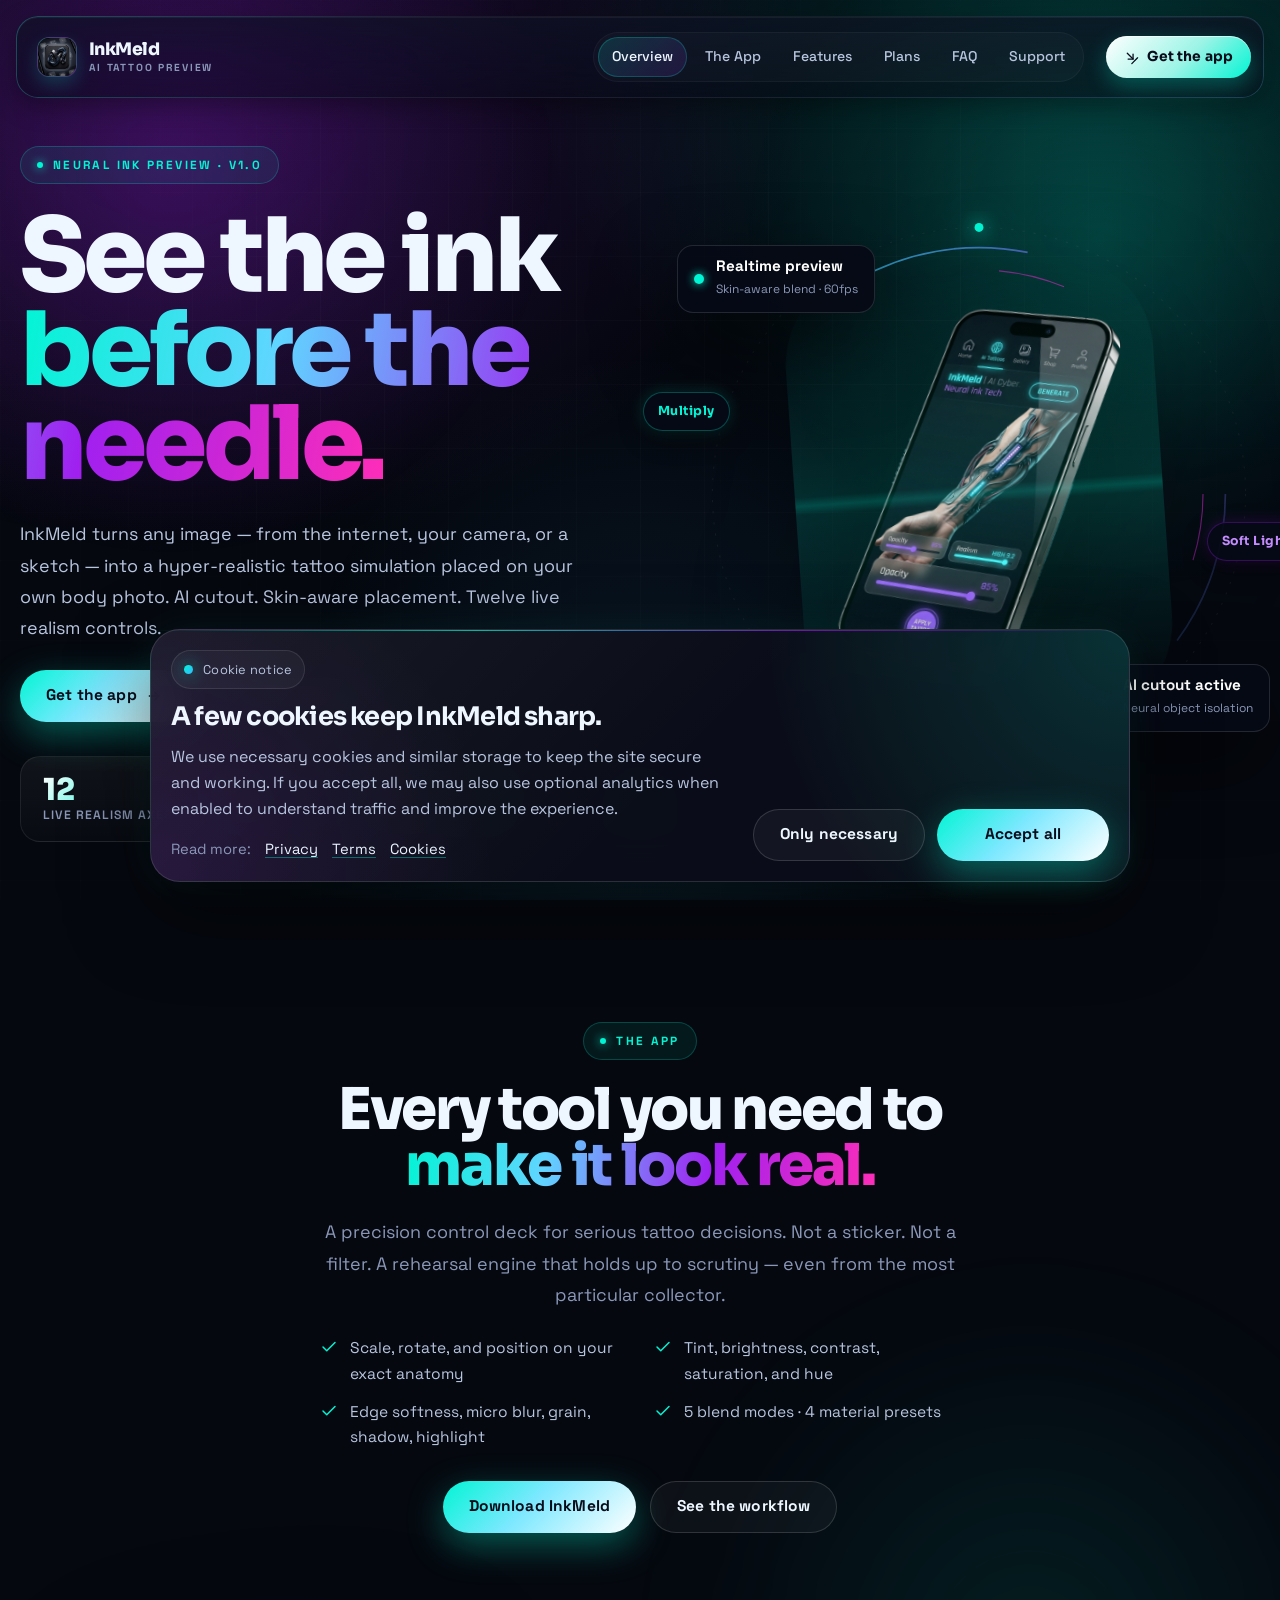
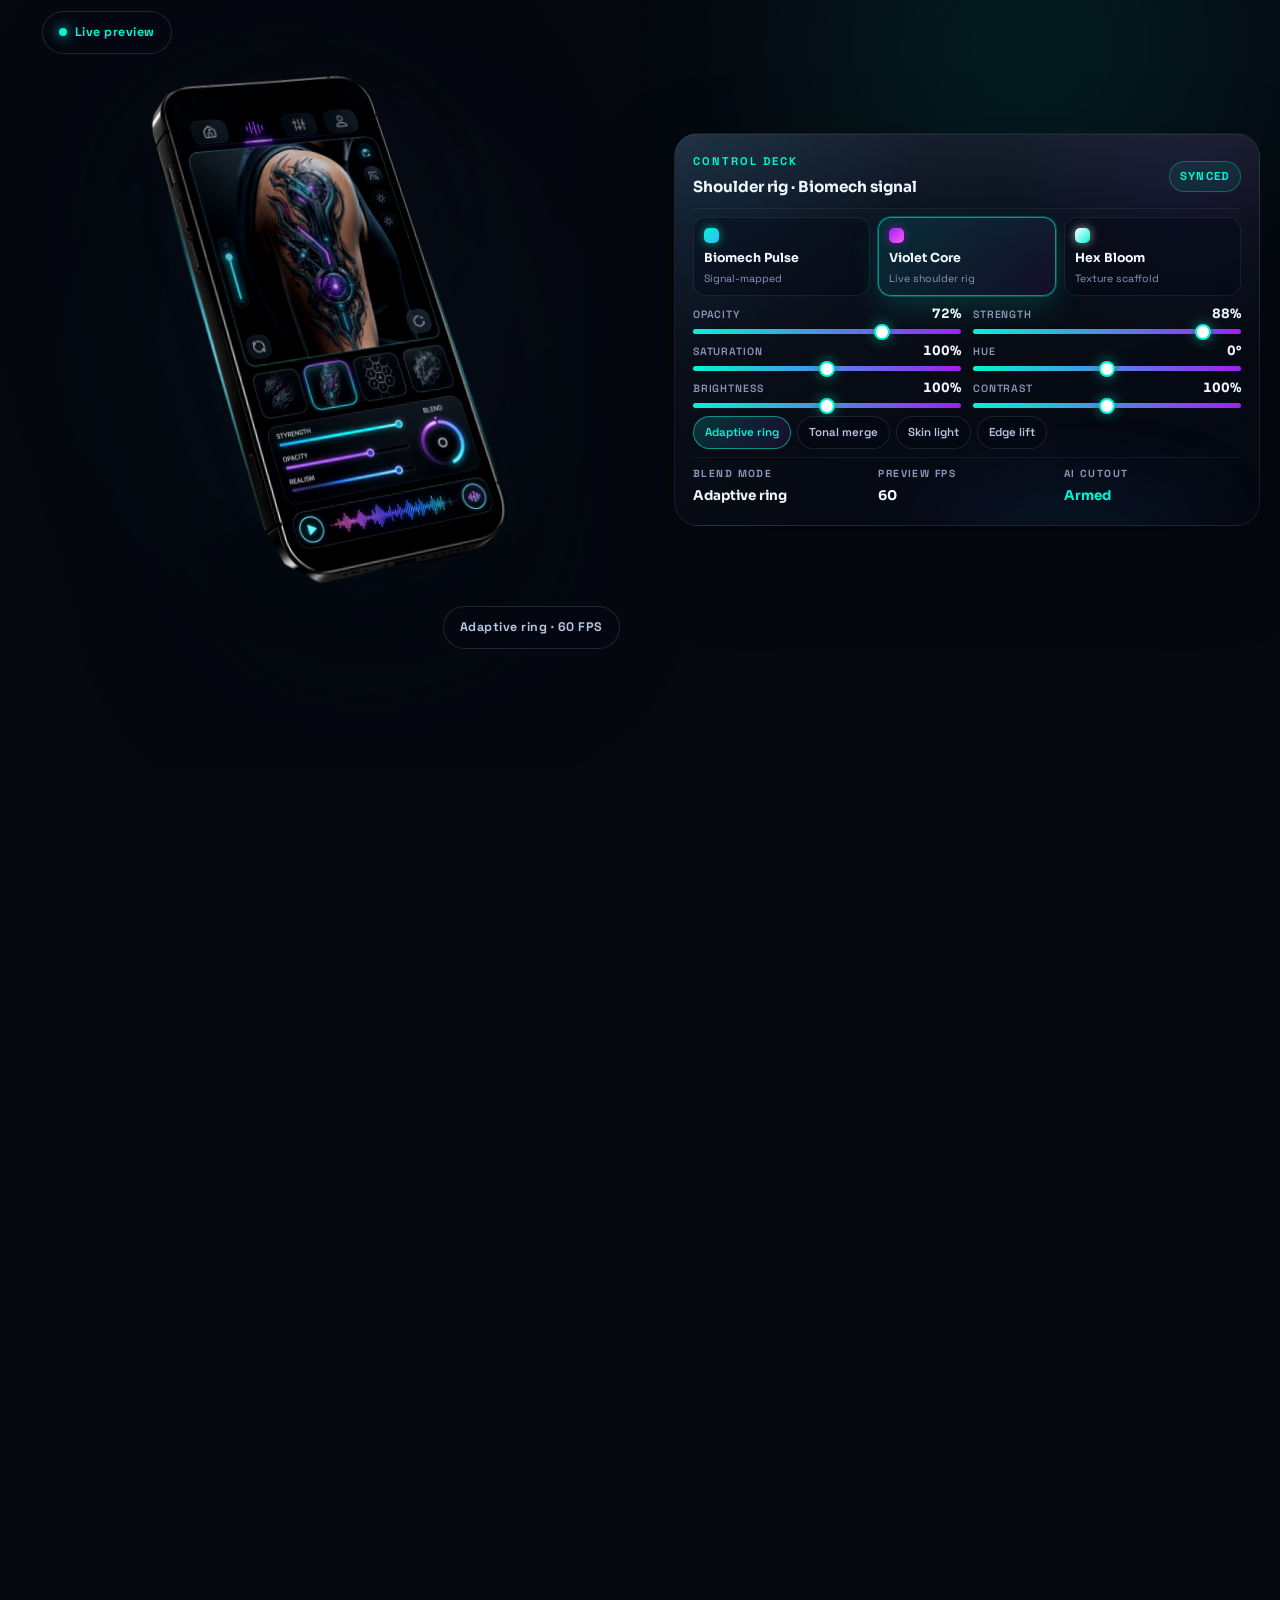
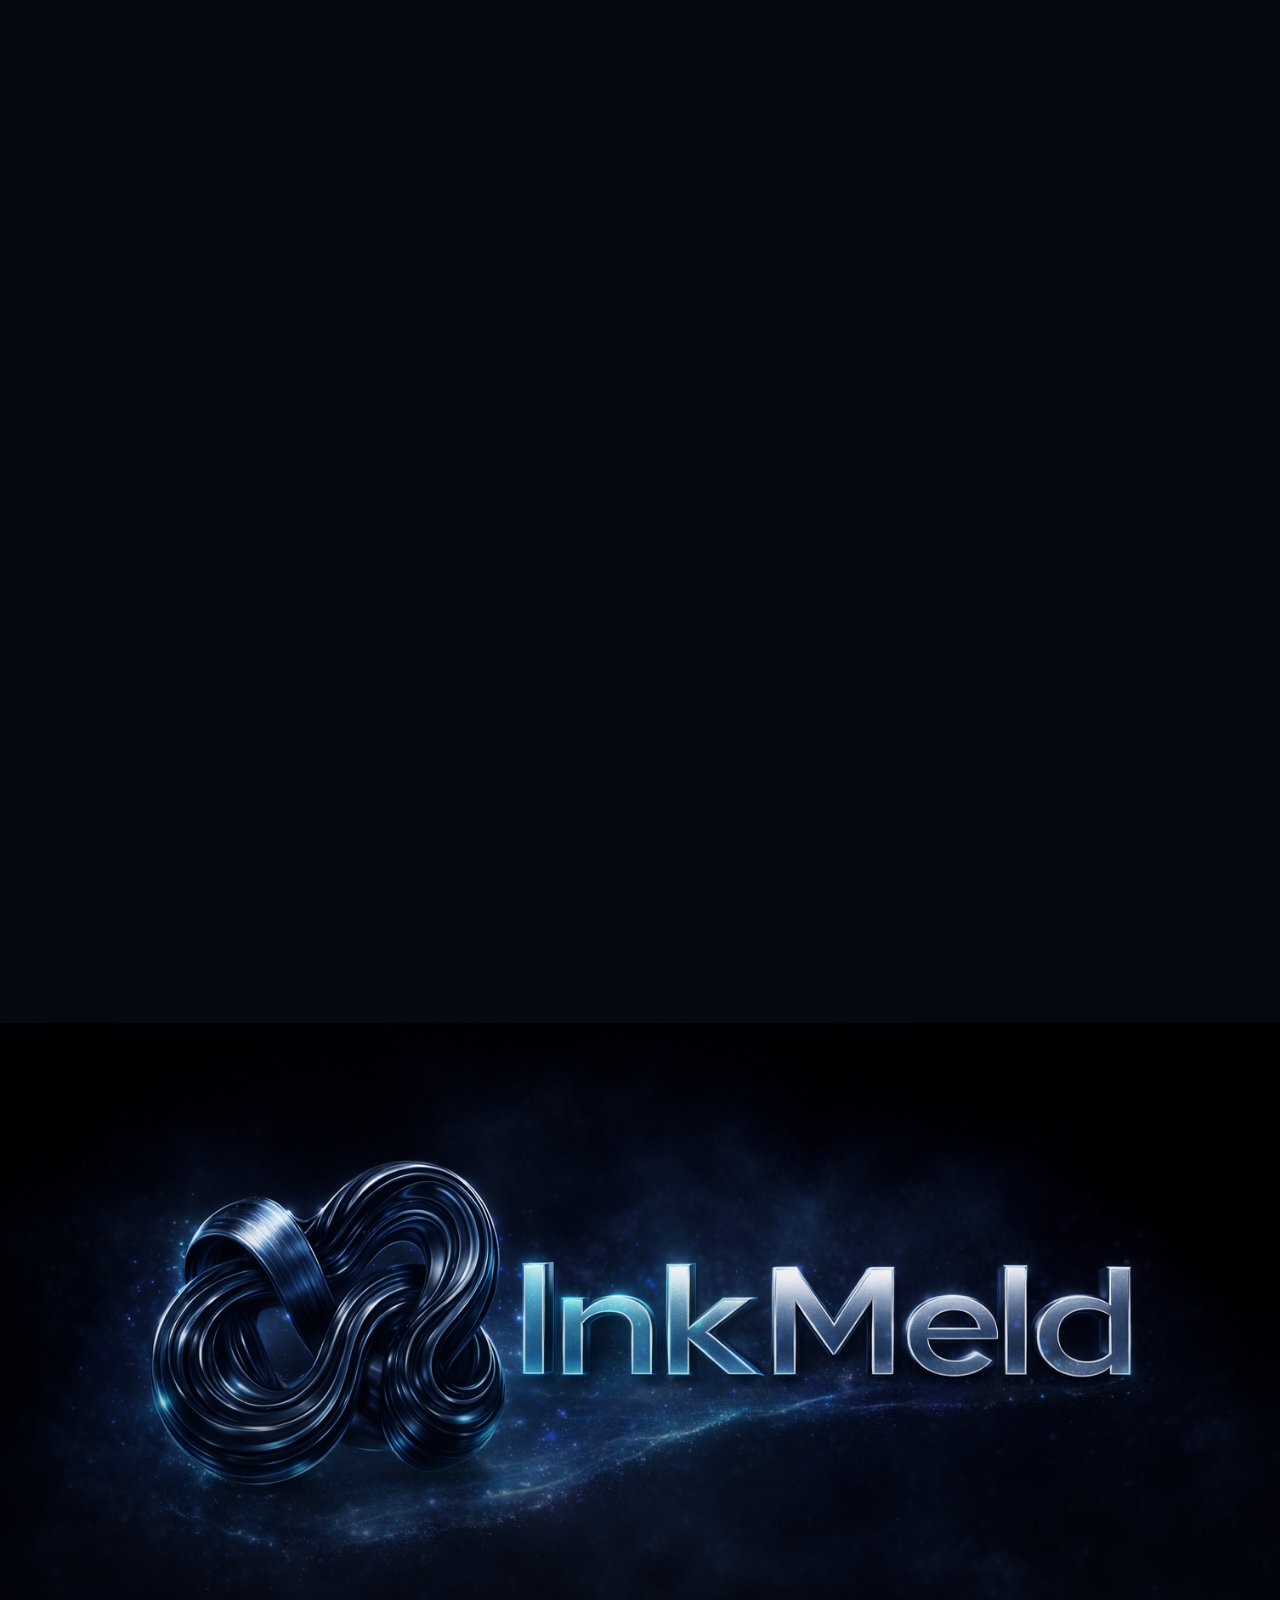
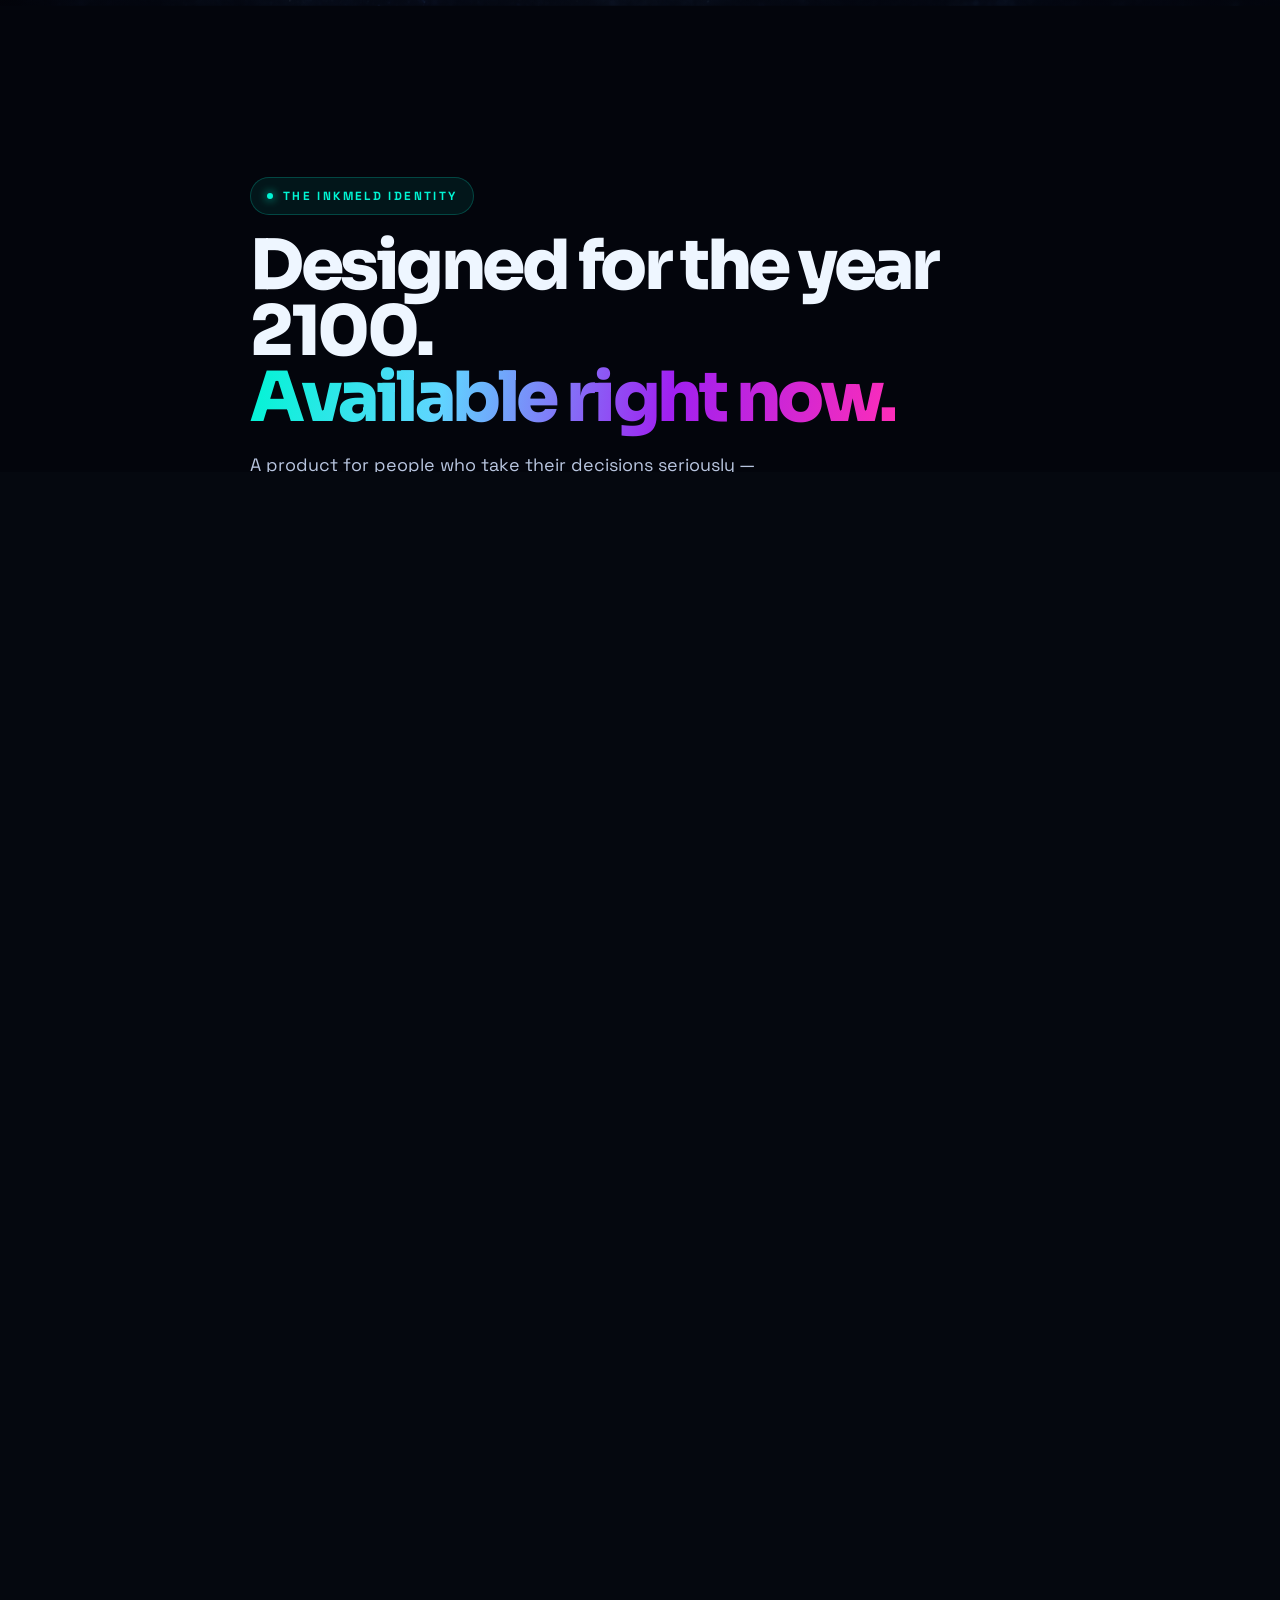
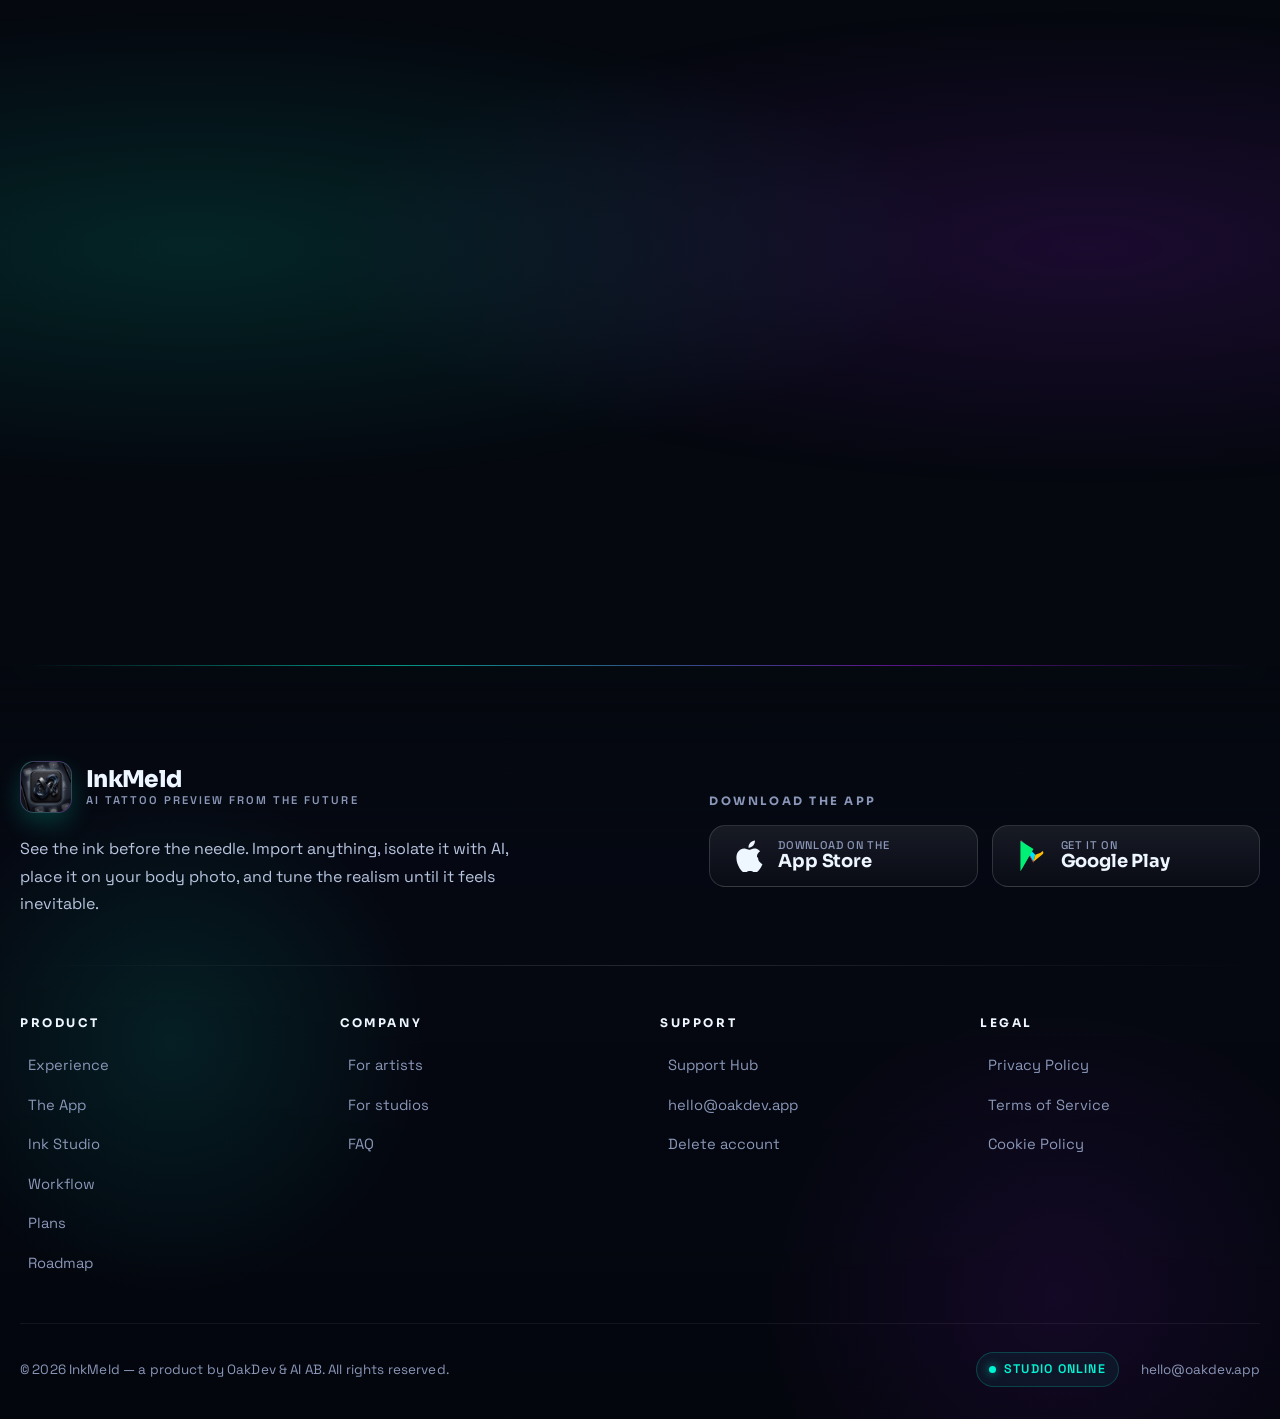
<file: index.html>
<!DOCTYPE html>
<html lang="en">
<head>
  <meta charset="UTF-8">
  <meta name="viewport" content="width=device-width, initial-scale=1.0">
  <title>InkMeld | AI Tattoo Preview From The Future</title>
  <meta name="description" content="InkMeld turns any image into a believable tattoo preview. Import artwork from anywhere, isolate it with AI, place it on your body photo, and refine realism with studio-grade controls.">
  <meta name="theme-color" content="#05080f">
  <meta property="og:site_name" content="InkMeld">
  <meta property="og:title" content="InkMeld | AI Tattoo Preview From The Future">
  <meta property="og:description" content="Import artwork from anywhere, isolate it with AI, place it on your body photo, and refine realism with studio-grade controls.">
  <meta property="og:type" content="website">
  <meta property="og:url" content="https://inkmeld.oakdev.app/">
  <meta property="og:image" content="https://inkmeld.oakdev.app/assets/mainlogo-premium-dark.png">
  <meta name="twitter:card" content="summary_large_image">
  <meta name="twitter:title" content="InkMeld | AI Tattoo Preview From The Future">
  <meta name="twitter:description" content="See the tattoo before the commitment. AI cutouts, skin-aware placement, studio-grade realism.">
  <meta name="twitter:image" content="https://inkmeld.oakdev.app/assets/mainlogo-premium-dark.png">
  <script>document.documentElement.classList.add('js');</script>
  <link rel="stylesheet" href="/css/global.css">
  <link rel="stylesheet" href="/css/cookie-consent.css">
  <link rel="canonical" href="https://inkmeld.oakdev.app/">
  <link rel="icon" type="image/png" href="/assets/logo-launcher-256.png">
  <link rel="apple-touch-icon" href="/assets/apple-touch-icon.png">
  <link rel="manifest" href="/site.webmanifest">
  <script type="application/ld+json">{"@context":"https://schema.org","@type":"MobileApplication","name":"InkMeld","url":"https://inkmeld.oakdev.app/","applicationCategory":"LifestyleApplication","operatingSystem":"iOS, Android","description":"AI-powered tattoo preview app.","publisher":{"@type":"Organization","name":"OakDev & AI AB"},"image":"https://inkmeld.oakdev.app/assets/mainlogo-premium-dark.png"}</script>
  <script type="module" src="/js/firebase-client.js"></script>
  <script src="/js/components/navbar.js" defer></script>
  <script src="/js/components/footer.js" defer></script>
  <script src="/js/main.js" defer></script>
  <script src="/js/cookie-consent.js" defer></script>
</head>
<body>
  <div class="scroll-progress" aria-hidden="true"></div>
  <inkmeld-navbar></inkmeld-navbar>

  <main id="main-content">

    <!-- ═══════════════════════ HERO ═══════════════════════ -->
    <section class="hero-section" id="experience">
      <div class="hero-backdrop" aria-hidden="true">
        <div class="hero-orb hero-orb--violet"></div>
        <div class="hero-orb hero-orb--cyan"></div>
        <div class="hero-grid-overlay"></div>
      </div>

      <div class="container hero-grid">
        <div class="hero-copy reveal">
          <span class="eyebrow">Neural Ink Preview &middot; v1.0</span>
          <h1 class="display-title">
            See the ink<br>
            <span class="text-gradient">before the needle.</span>
          </h1>
          <p class="lead-copy">
            InkMeld turns any image — from the internet, your camera, or a sketch — into a hyper-realistic tattoo simulation placed on your own body photo. AI cutout. Skin-aware placement. Twelve live realism controls.
          </p>

          <div class="hero-actions">
            <a href="#get-app" class="btn-primary">
              <span>Get the app</span>
              <svg width="16" height="16" viewBox="0 0 24 24" fill="none" stroke="currentColor" stroke-width="2.2" stroke-linecap="round" stroke-linejoin="round" aria-hidden="true"><path d="M5 12h14"/><path d="m13 6 6 6-6 6"/></svg>
            </a>
            <a href="#showcase" class="btn-secondary">See how it works</a>
          </div>

          <div class="hero-proof">
            <div class="hero-proof-item">
              <strong data-count="12">12</strong>
              <span>Live realism axes</span>
            </div>
            <div class="hero-proof-divider" aria-hidden="true"></div>
            <div class="hero-proof-item">
              <strong data-count="5">5</strong>
              <span>Blend modes</span>
            </div>
            <div class="hero-proof-divider" aria-hidden="true"></div>
            <div class="hero-proof-item">
              <strong data-count="4">4</strong>
              <span>Material presets</span>
            </div>
          </div>
        </div>

        <div class="hero-visual reveal">
          <div class="hero-stage" data-tilt>
            <div class="hero-stage-glow" aria-hidden="true"></div>
            <svg class="hero-ring" viewBox="0 0 500 500" aria-hidden="true" preserveAspectRatio="xMidYMid meet">
              <defs>
                <linearGradient id="ringGrad" x1="0%" y1="0%" x2="100%" y2="100%">
                  <stop offset="0%" stop-color="#00f5d4" stop-opacity="0.9"/>
                  <stop offset="50%" stop-color="#a020f0" stop-opacity="0.6"/>
                  <stop offset="100%" stop-color="#38b6ff" stop-opacity="0"/>
                </linearGradient>
                <linearGradient id="ringGrad2" x1="100%" y1="0%" x2="0%" y2="100%">
                  <stop offset="0%" stop-color="#ff2db8" stop-opacity="0.8"/>
                  <stop offset="60%" stop-color="#a020f0" stop-opacity="0.2"/>
                  <stop offset="100%" stop-color="#a020f0" stop-opacity="0"/>
                </linearGradient>
              </defs>
              <circle cx="250" cy="250" r="238" fill="none" stroke="rgba(255,255,255,0.05)" stroke-width="1" stroke-dasharray="2 8"/>
              <circle cx="250" cy="250" r="220" fill="none" stroke="url(#ringGrad)" stroke-width="1.5" stroke-dasharray="140 800" class="hero-ring-spin"/>
              <circle cx="250" cy="250" r="200" fill="none" stroke="url(#ringGrad2)" stroke-width="1" stroke-dasharray="60 900" class="hero-ring-spin hero-ring-spin--reverse"/>
              <circle cx="250" cy="12" r="4" fill="#00f5d4" class="hero-ring-dot"/>
            </svg>

            <div class="hero-device-wrap">
              <img
                src="/assets/hero-phone-clean.png"
                alt="InkMeld app showing a cybernetic arm tattoo preview with realism controls"
                class="hero-device"
                width="1024"
                height="1024"
                fetchpriority="high"
                decoding="async"
              >
              <div class="hero-scan" aria-hidden="true"></div>
            </div>

            <div class="hero-tag hero-tag--top">
              <span class="hero-tag-dot" aria-hidden="true"></span>
              <div>
                <strong>Realtime preview</strong>
                <span>Skin-aware blend &middot; 60fps</span>
              </div>
            </div>

            <div class="hero-tag hero-tag--bottom">
              <svg width="16" height="16" viewBox="0 0 24 24" fill="none" stroke="currentColor" stroke-width="2" stroke-linecap="round" stroke-linejoin="round" aria-hidden="true"><polygon points="13 2 3 14 12 14 11 22 21 10 12 10 13 2"/></svg>
              <div>
                <strong>AI cutout active</strong>
                <span>Neural object isolation</span>
              </div>
            </div>

            <div class="hero-orbit hero-orbit--a" aria-hidden="true">
              <span>Multiply</span>
            </div>
            <div class="hero-orbit hero-orbit--b" aria-hidden="true">
              <span>Soft Light</span>
            </div>
            <div class="hero-orbit hero-orbit--c" aria-hidden="true">
              <span>Screen</span>
            </div>
          </div>
        </div>
      </div>

    </section>

    <!-- ═══════════════════════ SHOWCASE / THE APP ═══════════════════════ -->
    <section class="showcase-section" id="showcase">
      <div class="showcase-glow" aria-hidden="true"></div>
      <div class="container">
        <div class="showcase-copy showcase-copy--centered reveal">
          <span class="eyebrow">The App</span>
          <h2 class="section-title">Every tool you need to<br><span class="text-gradient">make it look real.</span></h2>
          <p class="section-copy">A precision control deck for serious tattoo decisions. Not a sticker. Not a filter. A rehearsal engine that holds up to scrutiny — even from the most particular collector.</p>

          <ul class="showcase-list showcase-list--inline">
            <li>
              <svg width="18" height="18" viewBox="0 0 24 24" fill="none" stroke="currentColor" stroke-width="2" stroke-linecap="round" stroke-linejoin="round" aria-hidden="true"><polyline points="20 6 9 17 4 12"/></svg>
              <span>Scale, rotate, and position on your exact anatomy</span>
            </li>
            <li>
              <svg width="18" height="18" viewBox="0 0 24 24" fill="none" stroke="currentColor" stroke-width="2" stroke-linecap="round" stroke-linejoin="round" aria-hidden="true"><polyline points="20 6 9 17 4 12"/></svg>
              <span>Tint, brightness, contrast, saturation, and hue</span>
            </li>
            <li>
              <svg width="18" height="18" viewBox="0 0 24 24" fill="none" stroke="currentColor" stroke-width="2" stroke-linecap="round" stroke-linejoin="round" aria-hidden="true"><polyline points="20 6 9 17 4 12"/></svg>
              <span>Edge softness, micro blur, grain, shadow, highlight</span>
            </li>
            <li>
              <svg width="18" height="18" viewBox="0 0 24 24" fill="none" stroke="currentColor" stroke-width="2" stroke-linecap="round" stroke-linejoin="round" aria-hidden="true"><polyline points="20 6 9 17 4 12"/></svg>
              <span>5 blend modes &middot; 4 material presets</span>
            </li>
          </ul>

          <div class="hero-actions" style="margin-top: 8px; justify-content: center;">
            <a class="btn-primary" href="#get-app">Download InkMeld</a>
            <a class="btn-secondary" href="#workflow">See the workflow</a>
          </div>
        </div>

        <!-- Live, interactive demo: phone (left) + controls (right) -->
        <div class="live-demo reveal" data-live-demo>
          <div class="live-demo-bg" aria-hidden="true"></div>
          <div class="live-demo-grid" aria-hidden="true"></div>

          <div class="live-demo-stage">
            <span class="live-demo-pill live-demo-pill--top">
              <span class="pulse-dot" aria-hidden="true"></span>
              Live preview
            </span>
            <div class="live-demo-glow live-demo-glow--cyan" aria-hidden="true"></div>
            <div class="live-demo-glow live-demo-glow--violet" aria-hidden="true"></div>

            <div class="live-phone-frame" data-live-phone>
              <img
                src="/assets/tattoo_app_control_clean.png"
                alt="InkMeld app showing a shoulder tattoo preview, responding to live control adjustments"
                class="live-phone-img live-phone-img--base"
                width="1254"
                height="1254"
                loading="lazy"
                fetchpriority="low"
                decoding="async"
              >
              <img
                src="/assets/tattoo_app_control_clean.png"
                alt=""
                aria-hidden="true"
                class="live-phone-img live-phone-img--tattoo"
                width="1254"
                height="1254"
                loading="lazy"
                fetchpriority="low"
                decoding="async"
              >
              <div class="live-phone-tint" aria-hidden="true"></div>
            </div>

            <span class="live-demo-pill live-demo-pill--bottom">Adaptive ring · 60 FPS</span>
          </div>

          <div class="live-demo-controls">
            <header class="live-demo-header">
              <div>
                <span class="live-demo-eyebrow">Control deck</span>
                <strong>Shoulder rig · Biomech signal</strong>
              </div>
              <span class="live-demo-chip">Synced</span>
            </header>

            <section class="live-demo-presets" aria-label="Material presets" data-preset-row>
              <button type="button" class="live-preset" data-preset="pulse">
                <span class="live-preset-sigil live-preset-sigil--pulse" aria-hidden="true"></span>
                <strong>Biomech Pulse</strong>
                <span>Signal-mapped</span>
              </button>
              <button type="button" class="live-preset is-active" data-preset="violet">
                <span class="live-preset-sigil live-preset-sigil--violet" aria-hidden="true"></span>
                <strong>Violet Core</strong>
                <span>Live shoulder rig</span>
              </button>
              <button type="button" class="live-preset" data-preset="hex">
                <span class="live-preset-sigil live-preset-sigil--hex" aria-hidden="true"></span>
                <strong>Hex Bloom</strong>
                <span>Texture scaffold</span>
              </button>
            </section>

            <section class="live-demo-sliders" aria-label="Realism controls">
              <label class="live-slider">
                <div class="live-slider-label"><span>Opacity</span><strong data-value="opacity">72%</strong></div>
                <input type="range" min="0" max="100" value="72" data-control="opacity" aria-label="Opacity">
              </label>
              <label class="live-slider">
                <div class="live-slider-label"><span>Strength</span><strong data-value="strength">88%</strong></div>
                <input type="range" min="0" max="100" value="88" data-control="strength" aria-label="Strength">
              </label>
              <label class="live-slider">
                <div class="live-slider-label"><span>Saturation</span><strong data-value="saturation">100%</strong></div>
                <input type="range" min="0" max="200" value="100" data-control="saturation" aria-label="Saturation">
              </label>
              <label class="live-slider">
                <div class="live-slider-label"><span>Hue</span><strong data-value="hue">0°</strong></div>
                <input type="range" min="-180" max="180" value="0" data-control="hue" aria-label="Hue">
              </label>
              <label class="live-slider">
                <div class="live-slider-label"><span>Brightness</span><strong data-value="brightness">100%</strong></div>
                <input type="range" min="40" max="160" value="100" data-control="brightness" aria-label="Brightness">
              </label>
              <label class="live-slider">
                <div class="live-slider-label"><span>Contrast</span><strong data-value="contrast">100%</strong></div>
                <input type="range" min="40" max="160" value="100" data-control="contrast" aria-label="Contrast">
              </label>
            </section>

            <section class="live-demo-blends" aria-label="Blend stack" data-blend-row>
              <button type="button" class="live-blend is-active" data-blend="adaptive">Adaptive ring</button>
              <button type="button" class="live-blend" data-blend="tonal">Tonal merge</button>
              <button type="button" class="live-blend" data-blend="skin">Skin light</button>
              <button type="button" class="live-blend" data-blend="edge">Edge lift</button>
            </section>

            <footer class="live-demo-footer">
              <div class="live-demo-footer-item">
                <span>Blend mode</span>
                <strong data-blend-label>Adaptive ring</strong>
              </div>
              <div class="live-demo-footer-item">
                <span>Preview FPS</span>
                <strong>60</strong>
              </div>
              <div class="live-demo-footer-item">
                <span>AI cutout</span>
                <strong class="live-state-ready">Armed</strong>
              </div>
            </footer>
          </div>
        </div>
      </div>
    </section>

    <!-- ═══════════════════════ WORKFLOW ═══════════════════════ -->
    <section id="workflow">
      <div class="container">
        <div class="section-heading is-centered reveal">
          <span class="eyebrow">The Workflow</span>
          <h2 class="section-title">From random image to<br><span class="text-gradient">body-ready preview.</span></h2>
          <p class="section-copy">Four steps. Simple enough to feel immediate, deep enough to feel powerful.</p>
        </div>

        <div class="workflow-grid">
          <article class="panel workflow-card reveal">
            <div class="workflow-step-number">01</div>
            <h3 class="workflow-title">Import or photograph</h3>
            <p class="workflow-copy">Start with a body photo you shot yourself. Bring in the tattoo source from a screenshot, design, symbol, sketch, or reference. Any source.</p>
          </article>

          <article class="panel workflow-card reveal">
            <div class="workflow-step-number">02</div>
            <h3 class="workflow-title">Run the AI cutout</h3>
            <p class="workflow-copy">InkMeld isolates the exact motif you care about — not the background, not a screenshot, the object itself, clean and ready.</p>
          </article>

          <article class="panel workflow-card reveal">
            <div class="workflow-step-number">03</div>
            <h3 class="workflow-title">Place and sculpt</h3>
            <p class="workflow-copy">Move, rotate, scale, tint, blend, soften, and tune how the ink sits against skin until the illusion feels locked in.</p>
          </article>

          <article class="panel workflow-card reveal">
            <div class="workflow-step-number">04</div>
            <h3 class="workflow-title">Save, export, share</h3>
            <p class="workflow-copy">When the preview hits, keep it. Save to your account, export it, share it with your artist, or compare directions before you book.</p>
          </article>
        </div>
      </div>
    </section>

    <!-- ═══════════════════════ FEATURES ═══════════════════════ -->
    <section id="features">
      <div class="container">
        <div class="section-heading is-centered reveal">
          <span class="eyebrow">Feature Constellation</span>
          <h2 class="section-title">Everything that makes the<br>preview feel <span class="text-gradient">eerily real.</span></h2>
          <p class="section-copy">The power is not one single trick. It is the stack: import, isolate, place, blend, refine, export.</p>
        </div>

        <div class="feature-grid">
          <article class="panel feature-card reveal holo-card">
            <div class="feature-icon-wrap">
              <svg width="26" height="26" viewBox="0 0 24 24" fill="none" stroke="currentColor" stroke-width="1.5" stroke-linecap="round" stroke-linejoin="round" aria-hidden="true"><circle cx="12" cy="12" r="3"/><circle cx="12" cy="12" r="9" stroke-dasharray="3 3"/><line x1="12" y1="3" x2="12" y2="6"/><line x1="12" y1="18" x2="12" y2="21"/><line x1="3" y1="12" x2="6" y2="12"/><line x1="18" y1="12" x2="21" y2="12"/></svg>
            </div>
            <h3 class="feature-title">Placement controls</h3>
            <p class="feature-copy">Scale, rotate, and move the artwork over your body photo until the composition sits against the exact anatomy and flow you want.</p>
          </article>

          <article class="panel feature-card reveal holo-card">
            <div class="feature-icon-wrap">
              <svg width="26" height="26" viewBox="0 0 24 24" fill="none" stroke="currentColor" stroke-width="1.5" stroke-linecap="round" stroke-linejoin="round" aria-hidden="true"><rect x="2" y="2" width="12" height="12" rx="2"/><rect x="10" y="10" width="12" height="12" rx="2"/></svg>
            </div>
            <h3 class="feature-title">Blend modes</h3>
            <p class="feature-copy">Multiply, soft light, overlay, screen, and hard light let the same artwork behave like five different material realities on skin.</p>
          </article>

          <article class="panel feature-card reveal holo-card">
            <div class="feature-icon-wrap">
              <svg width="26" height="26" viewBox="0 0 24 24" fill="none" stroke="currentColor" stroke-width="1.5" stroke-linecap="round" stroke-linejoin="round" aria-hidden="true"><circle cx="12" cy="12" r="4"/><path d="M12 2v3M12 19v3M4.22 4.22l2.12 2.12M17.66 17.66l2.12 2.12M2 12h3M19 12h3M4.22 19.78l2.12-2.12M17.66 6.34l2.12-2.12"/></svg>
            </div>
            <h3 class="feature-title">Realism engine</h3>
            <p class="feature-copy">Edge softness, micro blur, grain, shadow, highlight, and skin blend turn a flat graphic into something bodily and settled — not floating above skin.</p>
          </article>

          <article class="panel feature-card reveal holo-card">
            <div class="feature-icon-wrap">
              <svg width="26" height="26" viewBox="0 0 24 24" fill="none" stroke="currentColor" stroke-width="1.5" stroke-linecap="round" stroke-linejoin="round" aria-hidden="true"><path d="M12 20h9"/><path d="M16.5 3.5a2.121 2.121 0 0 1 3 3L7 19l-4 1 1-4L16.5 3.5z"/></svg>
            </div>
            <h3 class="feature-title">Material presets</h3>
            <p class="feature-copy">Classic Black, Soft Ink, Neon Future, Etched Metal. Jump between moods without rebuilding settings from zero.</p>
          </article>

          <article class="panel feature-card reveal holo-card">
            <div class="feature-icon-wrap">
              <svg width="26" height="26" viewBox="0 0 24 24" fill="none" stroke="currentColor" stroke-width="1.5" stroke-linecap="round" stroke-linejoin="round" aria-hidden="true"><path d="M21 15a2 2 0 0 1-2 2H7l-4 4V5a2 2 0 0 1 2-2h14a2 2 0 0 1 2 2z"/><circle cx="9" cy="10" r="1" fill="currentColor"/><circle cx="13" cy="10" r="1" fill="currentColor"/><circle cx="17" cy="10" r="1" fill="currentColor"/></svg>
            </div>
            <h3 class="feature-title">Share &amp; collaborate</h3>
            <p class="feature-copy">Export and share polished previews. Align with your artist before the session, compare variants with friends, and keep a history.</p>
          </article>

          <article class="panel feature-card reveal holo-card">
            <div class="feature-icon-wrap">
              <svg width="26" height="26" viewBox="0 0 24 24" fill="none" stroke="currentColor" stroke-width="1.5" stroke-linecap="round" stroke-linejoin="round" aria-hidden="true"><path d="M12 2l3 6 7 1-5 5 1 7-6-3-6 3 1-7-5-5 7-1z"/></svg>
            </div>
            <h3 class="feature-title">Credits &amp; commerce</h3>
            <p class="feature-copy">Monthly quota plus purchased AI credits. Server-side receipt verification keeps grants clean — built for serious release, not prototype shortcuts.</p>
          </article>
        </div>
      </div>
    </section>

    <!-- ═══════════════════════ BRAND CINEMA ═══════════════════════ -->
    <section class="brand-cinema-section" aria-label="InkMeld brand visual">
      <div class="brand-cinema-wrap">
        <img
          src="/assets/mainlogo-premium-dark.png"
          alt="InkMeld brand scene — neon metallic mark in a cinematic dark chamber"
          class="brand-cinema-img"
          loading="lazy"
          width="1774"
          height="887"
          decoding="async"
        >
        <div class="brand-cinema-overlay">
          <div class="container brand-cinema-content reveal">
            <span class="eyebrow">The InkMeld Identity</span>
            <h2 class="brand-cinema-headline">
              Designed for the year 2100.<br>
              <span class="text-gradient">Available right now.</span>
            </h2>
            <p class="brand-cinema-sub">A product for people who take their decisions seriously — whether it is their first tattoo or their thirtieth.</p>
          </div>
        </div>
      </div>
    </section>

    <!-- ═══════════════════════ USE CASES ═══════════════════════ -->
    <section id="use-cases">
      <div class="container">
        <div class="section-heading is-centered reveal">
          <span class="eyebrow">Built For</span>
          <h2 class="section-title">Three distinct audiences.<br><span class="text-gradient">One sharp tool.</span></h2>
          <p class="section-copy">Clarity for clients, speed for artists, a better consultation flow for studios. Same app, three reasons to open it.</p>
        </div>

        <div class="use-case-grid">
          <article class="panel use-case-card reveal holo-card">
            <div class="use-case-number">01</div>
            <h3 class="workflow-title">Collectors &amp; first-timers</h3>
            <p class="workflow-copy">Explore ideas safely before you commit. Compare placements, styles, and intensity on your own body photos so the final choice feels intentional — not impulsive.</p>
            <ul class="list-clean">
              <li>Compare motifs side-by-side before booking.</li>
              <li>Share polished previews with your artist.</li>
              <li>Arrive at the consultation with confidence.</li>
            </ul>
          </article>

          <article class="panel use-case-card reveal holo-card">
            <div class="use-case-number">02</div>
            <h3 class="workflow-title">Tattoo artists</h3>
            <p class="workflow-copy">Reduce revision loops. Align faster with client vision. Test rough ideas on body references and convert vague briefs into precise visual direction.</p>
            <ul class="list-clean">
              <li>Prototype placement on client body references.</li>
              <li>Validate style direction before final linework.</li>
              <li>Spend the session making, not explaining.</li>
            </ul>
          </article>

          <article class="panel use-case-card reveal holo-card">
            <div class="use-case-number">03</div>
            <h3 class="workflow-title">Studio owners</h3>
            <p class="workflow-copy">Standardize preview quality across your team. Improve close rates. Make the consultation feel like it operates ten years ahead of the competition.</p>
            <ul class="list-clean">
              <li>Premium, visual-first consultation flow.</li>
              <li>Build customer trust with realistic previews.</li>
              <li>Reputation for technical innovation.</li>
            </ul>
          </article>
        </div>
      </div>
    </section>

    <!-- ═══════════════════════ PRICING ═══════════════════════ -->
    <section id="plans">
      <div class="container">
        <div class="section-heading is-centered reveal">
          <span class="eyebrow">Access Model</span>
          <h2 class="section-title">One premium core.<br><span class="text-gradient">Inkfinity.</span></h2>
          <p class="section-copy">A premium unlock for power users, with flexible credit top-ups when you need more AI horsepower. No friction. No interrupting your flow.</p>
        </div>

        <div class="plans-grid reveal">
          <article class="panel plan-card plan-card--featured">
            <div class="plan-card-header">
              <h3 class="card-title">Inkfinity</h3>
              <span class="plan-tag">Premium unlock</span>
            </div>
            <p class="card-copy">Premium unlock for power users. Built for deep experimentation, serious iteration, and high-volume tattoo preview workflows.</p>
            <ul class="list-clean plan-list">
              <li>Full studio-style controls across all realism axes.</li>
              <li>Priority access to premium experience and future drops.</li>
              <li>Best fit for users who iterate often and compare directions.</li>
            </ul>
            <div class="plans-actions">
              <a class="btn-primary" href="mailto:hello@oakdev.app?subject=InkMeld%20Inkfinity%20Inquiry">Ask about Inkfinity</a>
            </div>
          </article>

          <article class="panel plan-card">
            <div class="plan-card-header">
              <h3 class="card-title">Ink Credits</h3>
              <span class="plan-tag plan-tag--soft">Top-ups</span>
            </div>
            <p class="card-copy">Flexible credit bundles for additional AI actions when needed. Scale usage without friction during active creation sessions.</p>
            <div class="credit-pill-row">
              <span class="credit-pill">10 Credits</span>
              <span class="credit-pill">50 Credits</span>
              <span class="credit-pill">120 Credits</span>
            </div>
            <ul class="list-clean plan-list">
              <li>Use top-ups when sessions need extra AI operations.</li>
              <li>Keep momentum during busy periods.</li>
              <li>Simple bundles for light, medium, or heavy spikes.</li>
            </ul>
            <div class="plans-actions">
              <a class="btn-secondary" href="mailto:hello@oakdev.app?subject=InkMeld%20Ink%20Credits%20Inquiry">Ask about Credits</a>
            </div>
          </article>
        </div>
      </div>
    </section>

    <!-- ═══════════════════════ FAQ ═══════════════════════ -->
    <section id="faq">
      <div class="container faq-layout">
        <div class="section-heading reveal">
          <span class="eyebrow">FAQ</span>
          <h2 class="section-title">Questions before letting the future<br>near your skin.</h2>
          <p class="section-copy">The goal is not to replace tattoo artists. The goal is to arrive at the artist with far better signal.</p>
        </div>

        <div class="faq-list reveal">
          <details class="faq-item" open>
            <summary>Can I use an image from the internet as a starting point?</summary>
            <p>Yes. InkMeld is built for reference chaos. Import a web image, isolate the object with AI, then move into the preview editor to see how that exact visual behaves on your own body photo.</p>
          </details>

          <details class="faq-item">
            <summary>What can I adjust once the tattoo is placed?</summary>
            <p>Placement, scale, rotation, tint, brightness, contrast, saturation, hue, opacity, edge softness, micro blur, grain, shadow, highlight, and skin blend — twelve axes of control across color and realism.</p>
          </details>

          <details class="faq-item">
            <summary>Is the preview only for black ink?</summary>
            <p>No. InkMeld includes tint handling and multiple material presets that push the preview toward dense blackwork, softer ink behavior, futuristic neon energy, or hard reflective finishes.</p>
          </details>

          <details class="faq-item">
            <summary>How do credits work?</summary>
            <p>The app supports a monthly quota plus purchased AI credits. Commerce flows use server-side receipt verification so credit grants happen only after successful validation.</p>
          </details>

          <details class="faq-item">
            <summary>Can I save or share my result with an artist?</summary>
            <p>Yes. Save, export, and share behavior lets your best previews move from experiment to real conversation — ready to use in artist consultations or side-by-side comparison rounds.</p>
          </details>

          <details class="faq-item">
            <summary>Who is InkMeld for?</summary>
            <p>Anyone in the tattoo decision chain: first-timers exploring ideas, collectors planning their next piece, professional artists streamlining client consultations, and studios that want a modern premium experience.</p>
          </details>
        </div>
      </div>
    </section>

    <!-- ═══════════════════════ GET THE APP ═══════════════════════ -->
    <section id="get-app" class="get-app-section">
      <div class="get-app-glow" aria-hidden="true"></div>
      <div class="container">
        <article class="panel get-app-panel reveal">
          <div class="get-app-copy">
            <span class="eyebrow">Get The App</span>
            <h2 class="section-title">Available now on<br><span class="text-gradient">iOS and Android.</span></h2>
            <p class="section-copy">Install InkMeld in seconds. Place your first preview in under a minute. Every control, every preset, every AI operation — in your pocket.</p>

            <div class="hero-actions" style="margin-top: 4px;">
              <a class="btn-secondary" href="/support">Open Support Hub</a>
            </div>
          </div>

          <div class="get-app-stores" aria-label="Download InkMeld">
            <a href="#" class="mega-store-btn mega-store-btn--apple" aria-label="Download InkMeld on the App Store">
              <span class="mega-store-btn__icon" aria-hidden="true">
                <svg viewBox="0 0 24 29" xmlns="http://www.w3.org/2000/svg" fill="currentColor">
                  <path d="M20.15 15.28c-.03-3.32 2.72-4.92 2.85-5-1.56-2.28-3.99-2.59-4.86-2.63-2.07-.21-4.03 1.22-5.08 1.22-1.04 0-2.66-1.19-4.37-1.16C6.3 7.75 3.96 9.04 2.71 11.18c-2.55 4.42-.65 10.96 1.83 14.54 1.22 1.75 2.67 3.72 4.57 3.65 1.84-.07 2.53-1.19 4.75-1.19s2.84 1.19 4.77 1.15c1.97-.04 3.22-1.78 4.42-3.55 1.41-2.02 1.98-3.99 2.01-4.09-.04-.02-3.88-1.49-3.91-5.41zM16.77 4.96c1-1.22 1.68-2.9 1.49-4.59-1.44.06-3.21.97-4.25 2.16-.92 1.07-1.74 2.79-1.52 4.43 1.61.12 3.26-.82 4.28-2z"/>
                </svg>
              </span>
              <span class="mega-store-btn__text">
                <small>Download on the</small>
                <strong>App Store</strong>
              </span>
              <span class="mega-store-btn__arrow" aria-hidden="true">
                <svg viewBox="0 0 24 24" fill="none" stroke="currentColor" stroke-width="2" stroke-linecap="round" stroke-linejoin="round"><path d="M5 12h14"/><path d="m13 6 6 6-6 6"/></svg>
              </span>
            </a>

            <a href="#" class="mega-store-btn mega-store-btn--google" aria-label="Get InkMeld on Google Play">
              <span class="mega-store-btn__icon" aria-hidden="true">
                <svg viewBox="0 0 512 512" xmlns="http://www.w3.org/2000/svg">
                  <path fill="#00E0FF" d="M325.3 234.3 104.6 12.1c-1.3-1.3-3.3.1-2.8 1.9l.2.6 193.2 334.5 30.1-114.8z"/>
                  <path fill="#FFBC00" d="m410.9 204.4-85.6 30-30.1 114.8 146.1-119.7c16.4-13.4 16.4-38.5-.3-51.8l-30.1 26.7z"/>
                  <path fill="#FF3A44" d="M295.2 349.2 101.9 12.6c-.4-1.8-1.8-3.1-3.7-3.5-3.9-.7-7.6 1.4-9.2 5l206.4 355.3-.2-20.2z"/>
                  <path fill="#00F076" d="M88.9 14.1c-1.4 2-2 4.3-1.9 6.6v470.6c0 2.4.7 4.7 2.1 6.7l206.4-354.8L88.9 14.1z"/>
                </svg>
              </span>
              <span class="mega-store-btn__text">
                <small>Get it on</small>
                <strong>Google Play</strong>
              </span>
              <span class="mega-store-btn__arrow" aria-hidden="true">
                <svg viewBox="0 0 24 24" fill="none" stroke="currentColor" stroke-width="2" stroke-linecap="round" stroke-linejoin="round"><path d="M5 12h14"/><path d="m13 6 6 6-6 6"/></svg>
              </span>
            </a>
          </div>
        </article>
      </div>
    </section>

  </main>

  <inkmeld-footer></inkmeld-footer>
</body>
</html>
</file>
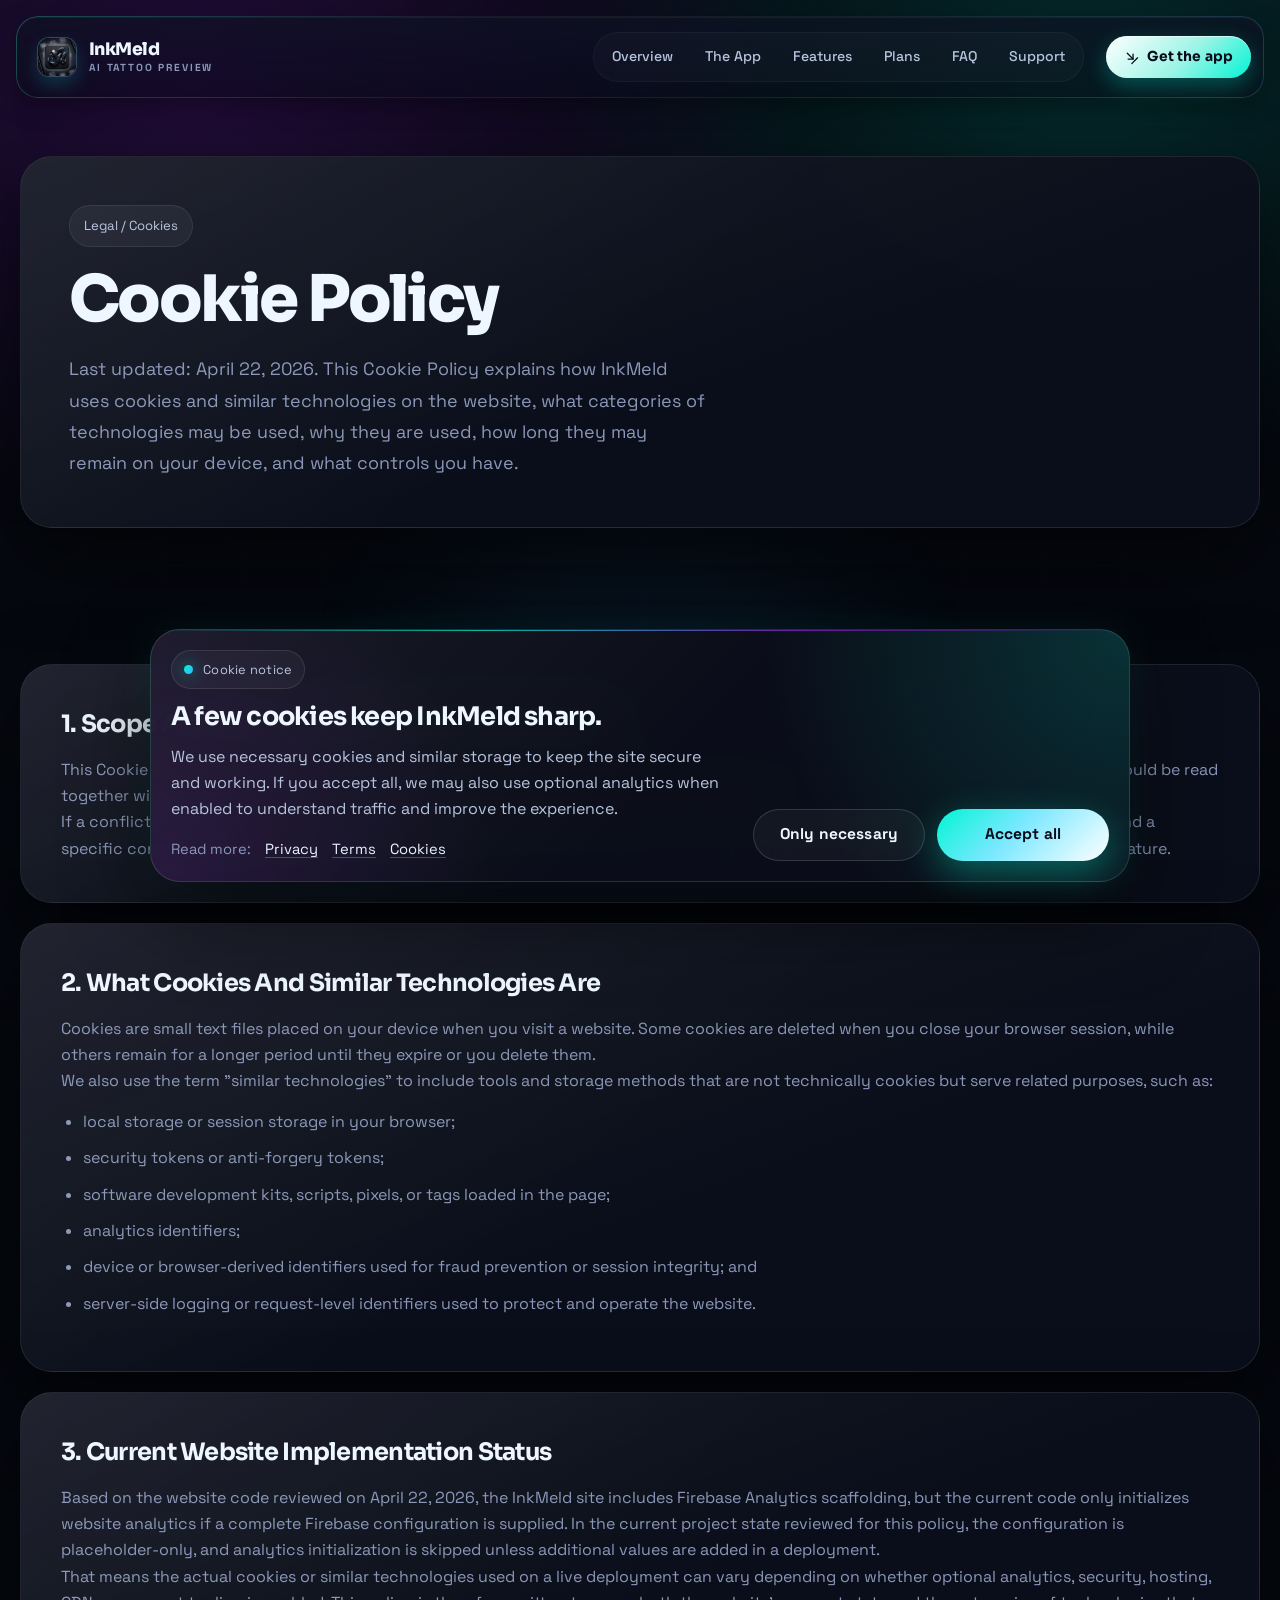
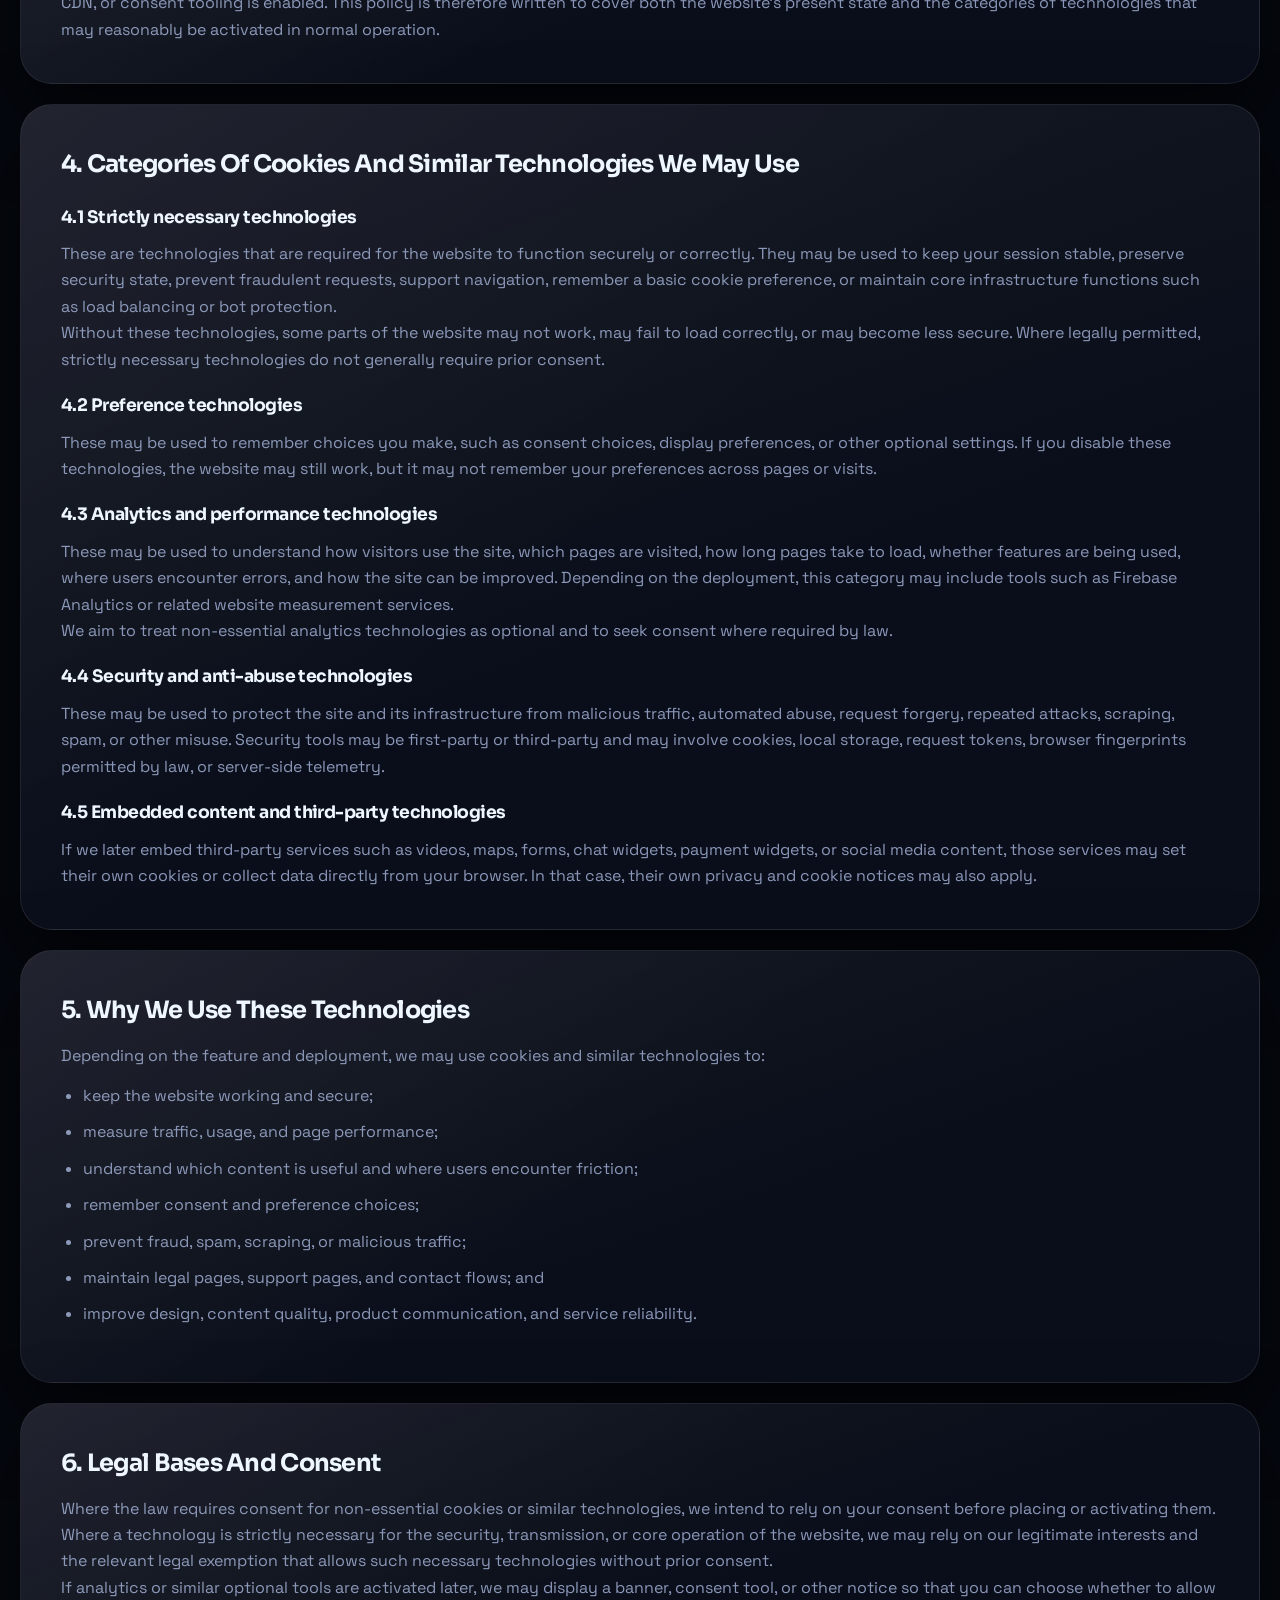
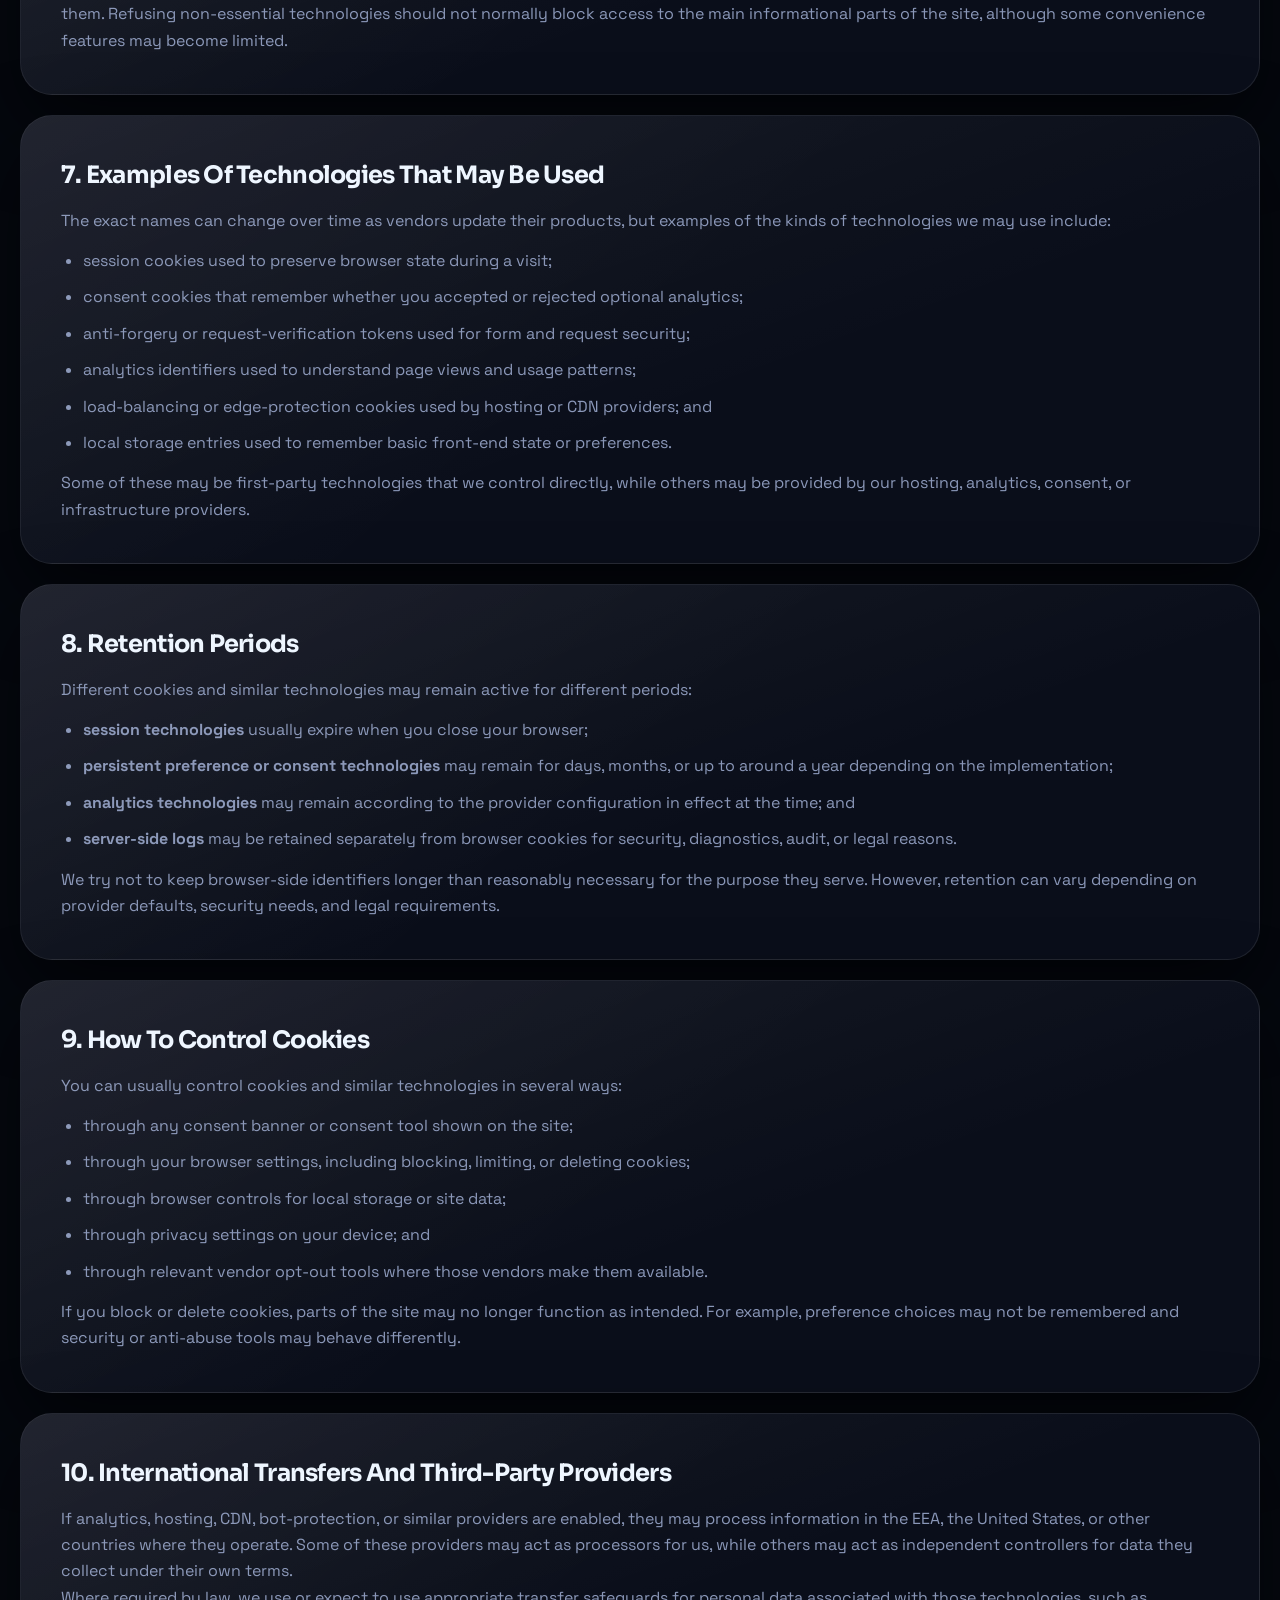
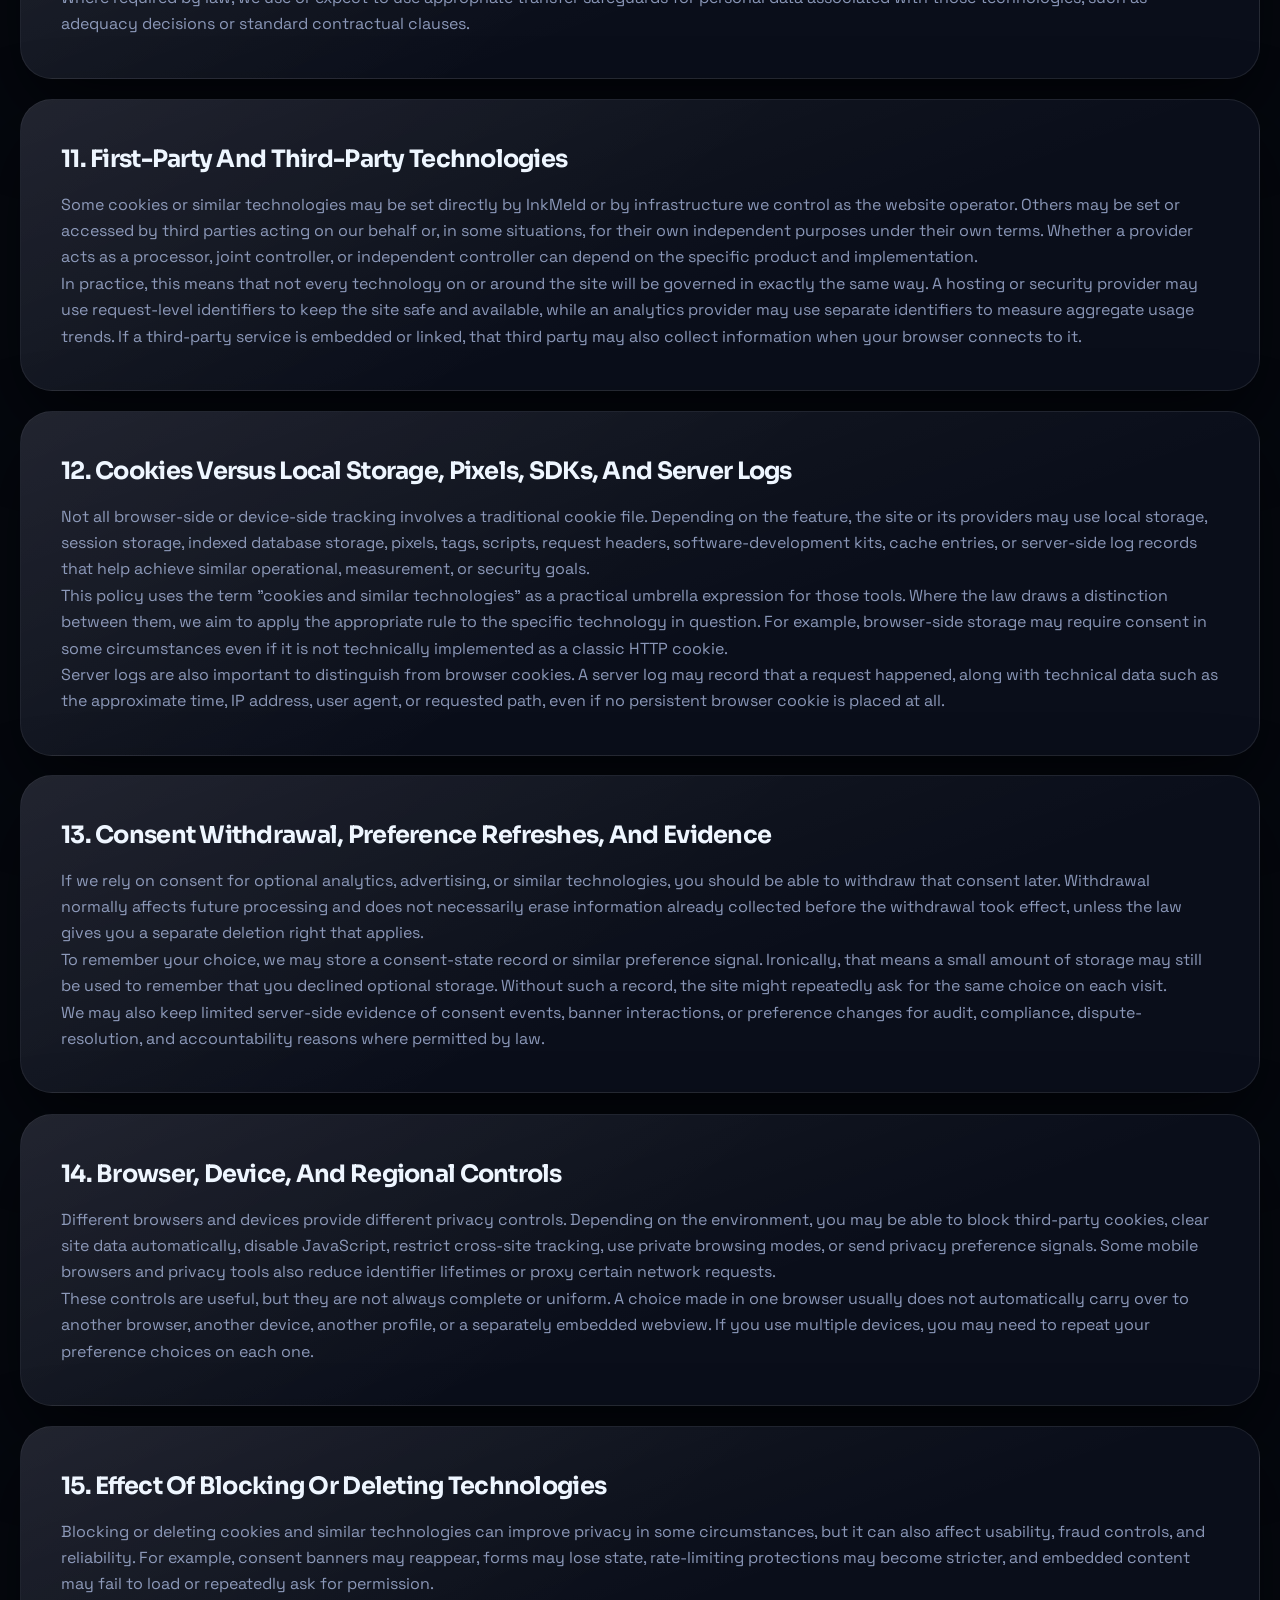
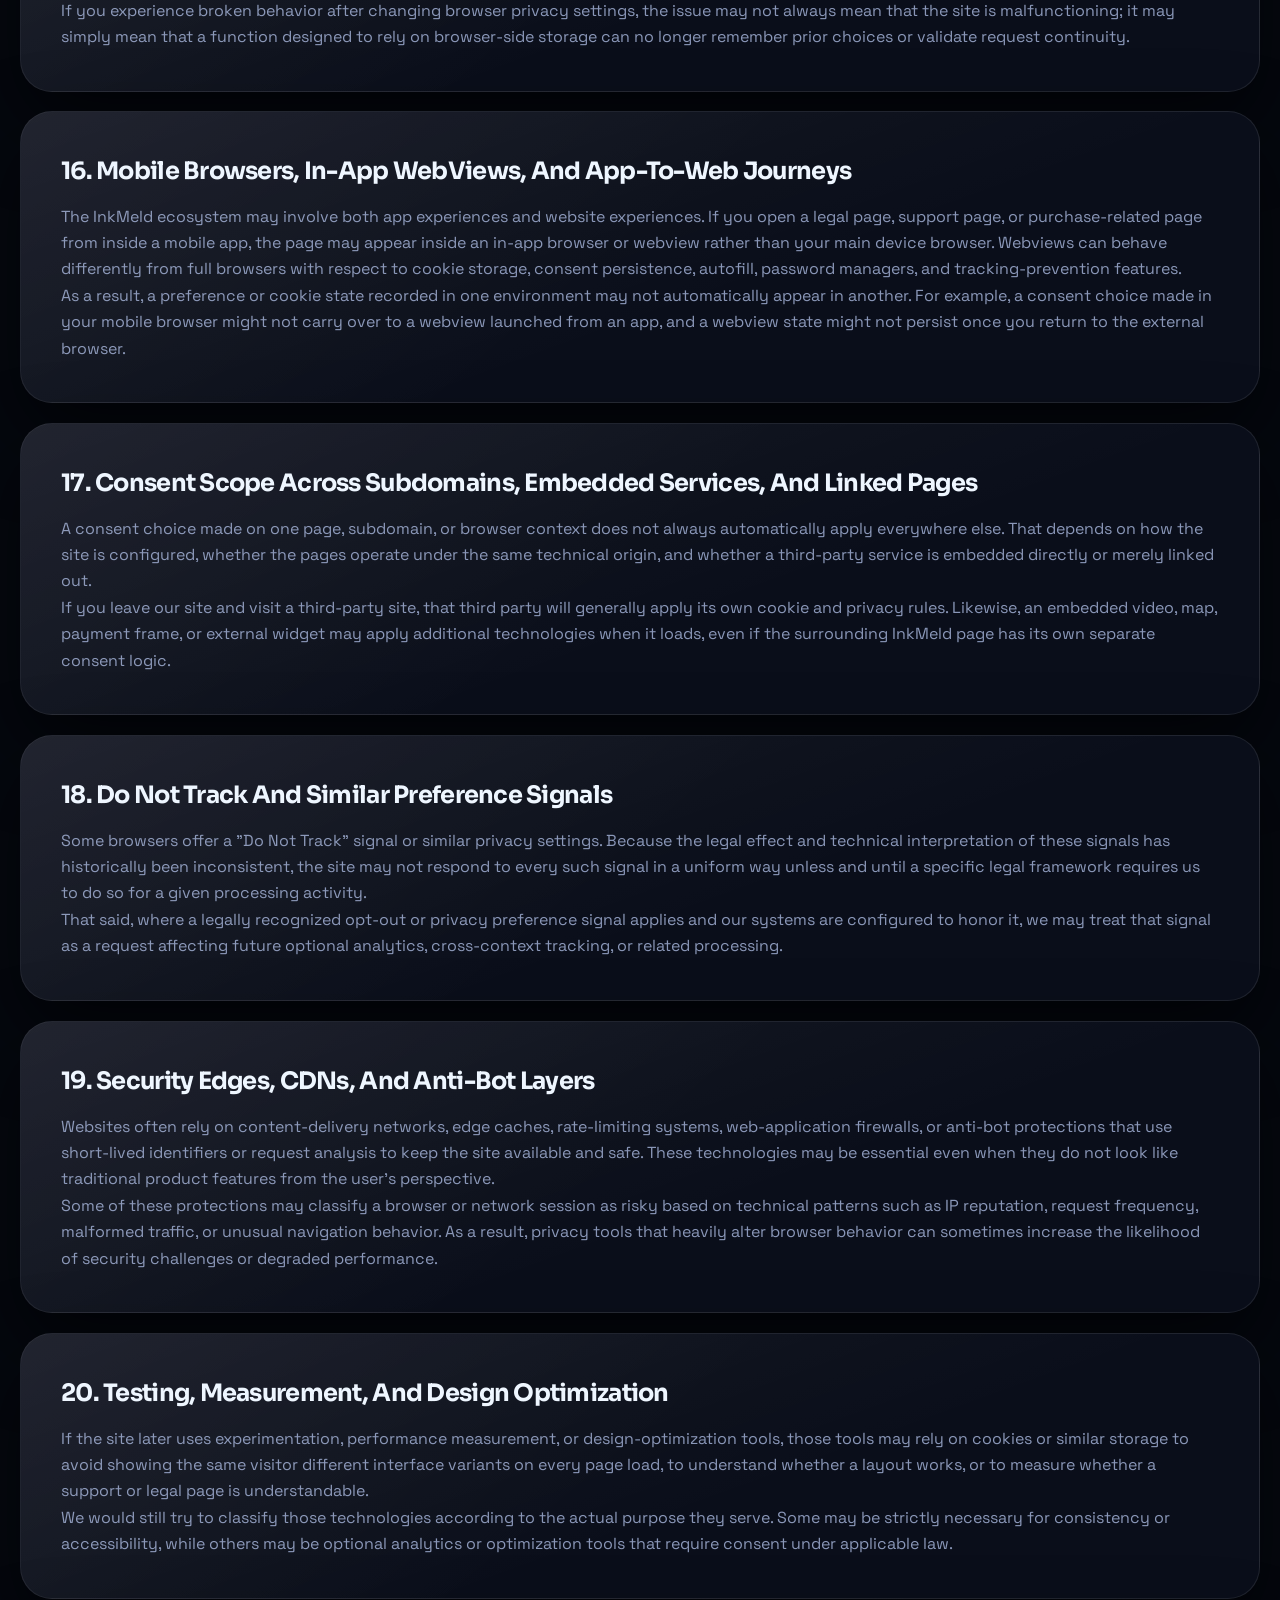
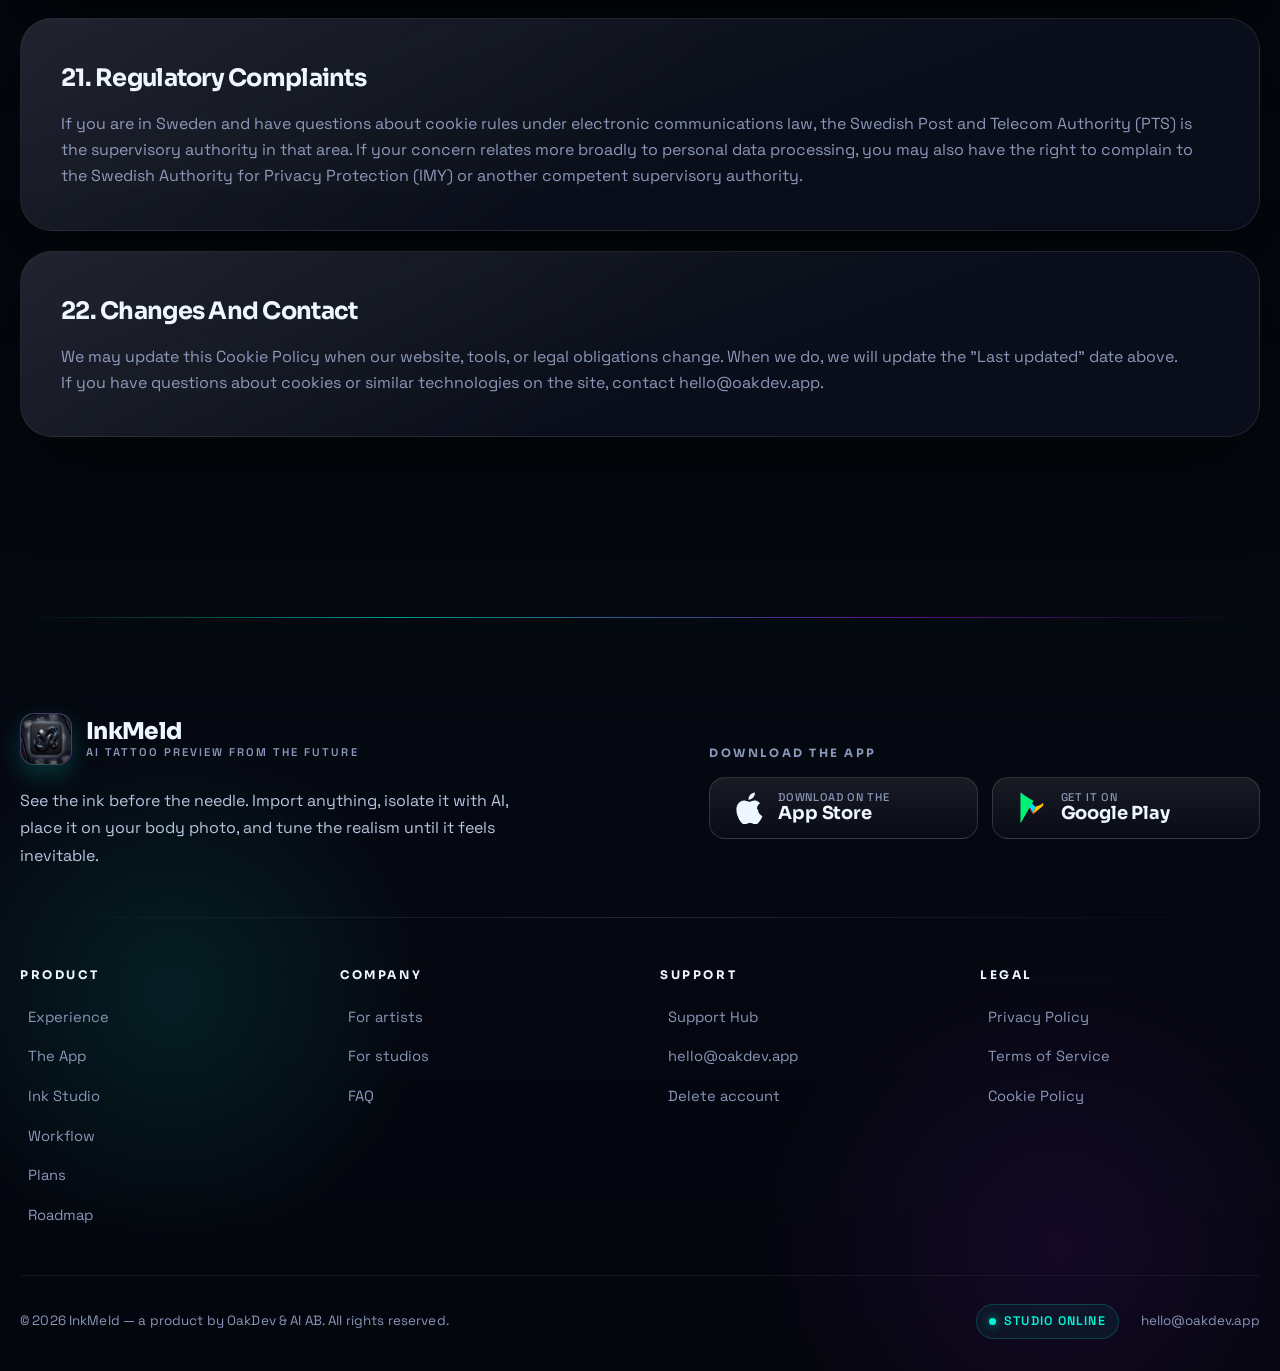
<file: cookies/index.html>
<!DOCTYPE html>
<html lang="en">
<head>
  <meta charset="UTF-8">
  <meta name="viewport" content="width=device-width, initial-scale=1.0">
  <title>Cookie Policy | InkMeld</title>
  <meta name="description" content="Read InkMeld's detailed Cookie Policy covering necessary cookies, analytics, consent, local storage, security technologies, retention, and browser controls.">
  <meta name="theme-color" content="#050816">
  <meta property="og:title" content="Cookie Policy | InkMeld">
  <meta property="og:description" content="Read InkMeld's detailed Cookie Policy covering necessary cookies, analytics, consent, local storage, security technologies, retention, and browser controls.">
  <meta property="og:type" content="website">
  <meta property="og:url" content="https://inkmeld.oakdev.app/cookies">
  <meta property="og:image" content="https://inkmeld.oakdev.app/assets/mainlogo-premium-dark.png">
  <meta name="twitter:card" content="summary_large_image">
  <meta name="twitter:title" content="Cookie Policy | InkMeld">
  <meta name="twitter:description" content="Read InkMeld's detailed Cookie Policy covering necessary cookies, analytics, consent, local storage, security technologies, retention, and browser controls.">
  <meta name="twitter:image" content="https://inkmeld.oakdev.app/assets/mainlogo-premium-dark.png">
  <script>document.documentElement.classList.add('js');</script>
  <link rel="stylesheet" href="/css/global.css">
  <link rel="stylesheet" href="/css/cookie-consent.css">
  <link rel="canonical" href="https://inkmeld.oakdev.app/cookies">
  <link rel="icon" type="image/png" href="/assets/logo-launcher-256.png">
  <link rel="apple-touch-icon" href="/assets/apple-touch-icon.png">
  <link rel="manifest" href="/site.webmanifest">

  <script type="module" src="/js/firebase-client.js"></script>
  <script src="/js/components/navbar.js" defer></script>
  <script src="/js/components/footer.js" defer></script>
  <script src="/js/main.js" defer></script>
  <script src="/js/cookie-consent.js" defer></script>
</head>
<body>
  <div class="scroll-progress" aria-hidden="true"></div>

  <inkmeld-navbar></inkmeld-navbar>

  <main id="main-content" class="page-shell">
    <section class="page-hero">
      <div class="container">
        <article class="panel page-hero-inner reveal">
          <span class="page-pill">Legal / Cookies</span>
          <h1 class="page-title">Cookie Policy</h1>
          <p class="page-copy">
            Last updated: April 22, 2026. This Cookie Policy explains how InkMeld uses cookies and similar technologies on the
            website, what categories of technologies may be used, why they are used, how long they may remain on your device,
            and what controls you have.
          </p>
        </article>
      </div>
    </section>

    <section>
      <div class="container legal-stack">
        <article class="panel legal-panel reveal">
          <h2>1. Scope And Relationship To The Privacy Policy</h2>
          <p>
            This Cookie Policy applies to the InkMeld website at <strong>inkmeld.oakdev.app</strong> and related legal,
            support, and marketing pages that link to it. It should be read together with the <a href="/privacy">Privacy
            Policy</a>, which explains how we process personal data more generally.
          </p>
          <p>
            If a conflict exists between this Cookie Policy and mandatory law, mandatory law controls. If a conflict exists
            between this Cookie Policy and a specific consent banner or feature-specific notice shown to you at the point of
            collection, the feature-specific notice controls for that feature.
          </p>
        </article>

        <article class="panel legal-panel reveal">
          <h2>2. What Cookies And Similar Technologies Are</h2>
          <p>
            Cookies are small text files placed on your device when you visit a website. Some cookies are deleted when you
            close your browser session, while others remain for a longer period until they expire or you delete them.
          </p>
          <p>
            We also use the term "similar technologies" to include tools and storage methods that are not technically cookies
            but serve related purposes, such as:
          </p>
          <ul>
            <li>local storage or session storage in your browser;</li>
            <li>security tokens or anti-forgery tokens;</li>
            <li>software development kits, scripts, pixels, or tags loaded in the page;</li>
            <li>analytics identifiers;</li>
            <li>device or browser-derived identifiers used for fraud prevention or session integrity; and</li>
            <li>server-side logging or request-level identifiers used to protect and operate the website.</li>
          </ul>
        </article>

        <article class="panel legal-panel reveal">
          <h2>3. Current Website Implementation Status</h2>
          <p>
            Based on the website code reviewed on April 22, 2026, the InkMeld site includes Firebase Analytics scaffolding, but
            the current code only initializes website analytics if a complete Firebase configuration is supplied. In the current
            project state reviewed for this policy, the configuration is placeholder-only, and analytics initialization is
            skipped unless additional values are added in a deployment.
          </p>
          <p>
            That means the actual cookies or similar technologies used on a live deployment can vary depending on whether
            optional analytics, security, hosting, CDN, or consent tooling is enabled. This policy is therefore written to
            cover both the website's present state and the categories of technologies that may reasonably be activated in normal
            operation.
          </p>
        </article>

        <article class="panel legal-panel reveal">
          <h2>4. Categories Of Cookies And Similar Technologies We May Use</h2>

          <h3>4.1 Strictly necessary technologies</h3>
          <p>
            These are technologies that are required for the website to function securely or correctly. They may be used to
            keep your session stable, preserve security state, prevent fraudulent requests, support navigation, remember a basic
            cookie preference, or maintain core infrastructure functions such as load balancing or bot protection.
          </p>
          <p>
            Without these technologies, some parts of the website may not work, may fail to load correctly, or may become less
            secure. Where legally permitted, strictly necessary technologies do not generally require prior consent.
          </p>

          <h3>4.2 Preference technologies</h3>
          <p>
            These may be used to remember choices you make, such as consent choices, display preferences, or other optional
            settings. If you disable these technologies, the website may still work, but it may not remember your preferences
            across pages or visits.
          </p>

          <h3>4.3 Analytics and performance technologies</h3>
          <p>
            These may be used to understand how visitors use the site, which pages are visited, how long pages take to load,
            whether features are being used, where users encounter errors, and how the site can be improved. Depending on the
            deployment, this category may include tools such as Firebase Analytics or related website measurement services.
          </p>
          <p>
            We aim to treat non-essential analytics technologies as optional and to seek consent where required by law.
          </p>

          <h3>4.4 Security and anti-abuse technologies</h3>
          <p>
            These may be used to protect the site and its infrastructure from malicious traffic, automated abuse, request
            forgery, repeated attacks, scraping, spam, or other misuse. Security tools may be first-party or third-party and
            may involve cookies, local storage, request tokens, browser fingerprints permitted by law, or server-side
            telemetry.
          </p>

          <h3>4.5 Embedded content and third-party technologies</h3>
          <p>
            If we later embed third-party services such as videos, maps, forms, chat widgets, payment widgets, or social media
            content, those services may set their own cookies or collect data directly from your browser. In that case, their
            own privacy and cookie notices may also apply.
          </p>
        </article>

        <article class="panel legal-panel reveal">
          <h2>5. Why We Use These Technologies</h2>
          <p>
            Depending on the feature and deployment, we may use cookies and similar technologies to:
          </p>
          <ul>
            <li>keep the website working and secure;</li>
            <li>measure traffic, usage, and page performance;</li>
            <li>understand which content is useful and where users encounter friction;</li>
            <li>remember consent and preference choices;</li>
            <li>prevent fraud, spam, scraping, or malicious traffic;</li>
            <li>maintain legal pages, support pages, and contact flows; and</li>
            <li>improve design, content quality, product communication, and service reliability.</li>
          </ul>
        </article>

        <article class="panel legal-panel reveal">
          <h2>6. Legal Bases And Consent</h2>
          <p>
            Where the law requires consent for non-essential cookies or similar technologies, we intend to rely on your consent
            before placing or activating them. Where a technology is strictly necessary for the security, transmission, or core
            operation of the website, we may rely on our legitimate interests and the relevant legal exemption that allows such
            necessary technologies without prior consent.
          </p>
          <p>
            If analytics or similar optional tools are activated later, we may display a banner, consent tool, or other notice
            so that you can choose whether to allow them. Refusing non-essential technologies should not normally block access
            to the main informational parts of the site, although some convenience features may become limited.
          </p>
        </article>

        <article class="panel legal-panel reveal">
          <h2>7. Examples Of Technologies That May Be Used</h2>
          <p>
            The exact names can change over time as vendors update their products, but examples of the kinds of technologies we
            may use include:
          </p>
          <ul>
            <li>session cookies used to preserve browser state during a visit;</li>
            <li>consent cookies that remember whether you accepted or rejected optional analytics;</li>
            <li>anti-forgery or request-verification tokens used for form and request security;</li>
            <li>analytics identifiers used to understand page views and usage patterns;</li>
            <li>load-balancing or edge-protection cookies used by hosting or CDN providers; and</li>
            <li>local storage entries used to remember basic front-end state or preferences.</li>
          </ul>
          <p>
            Some of these may be first-party technologies that we control directly, while others may be provided by our hosting,
            analytics, consent, or infrastructure providers.
          </p>
        </article>

        <article class="panel legal-panel reveal">
          <h2>8. Retention Periods</h2>
          <p>
            Different cookies and similar technologies may remain active for different periods:
          </p>
          <ul>
            <li><strong>session technologies</strong> usually expire when you close your browser;</li>
            <li><strong>persistent preference or consent technologies</strong> may remain for days, months, or up to around a year depending on the implementation;</li>
            <li><strong>analytics technologies</strong> may remain according to the provider configuration in effect at the time; and</li>
            <li><strong>server-side logs</strong> may be retained separately from browser cookies for security, diagnostics, audit, or legal reasons.</li>
          </ul>
          <p>
            We try not to keep browser-side identifiers longer than reasonably necessary for the purpose they serve. However,
            retention can vary depending on provider defaults, security needs, and legal requirements.
          </p>
        </article>

        <article class="panel legal-panel reveal">
          <h2>9. How To Control Cookies</h2>
          <p>
            You can usually control cookies and similar technologies in several ways:
          </p>
          <ul>
            <li>through any consent banner or consent tool shown on the site;</li>
            <li>through your browser settings, including blocking, limiting, or deleting cookies;</li>
            <li>through browser controls for local storage or site data;</li>
            <li>through privacy settings on your device; and</li>
            <li>through relevant vendor opt-out tools where those vendors make them available.</li>
          </ul>
          <p>
            If you block or delete cookies, parts of the site may no longer function as intended. For example, preference
            choices may not be remembered and security or anti-abuse tools may behave differently.
          </p>
        </article>

        <article class="panel legal-panel reveal">
          <h2>10. International Transfers And Third-Party Providers</h2>
          <p>
            If analytics, hosting, CDN, bot-protection, or similar providers are enabled, they may process information in the
            EEA, the United States, or other countries where they operate. Some of these providers may act as processors for
            us, while others may act as independent controllers for data they collect under their own terms.
          </p>
          <p>
            Where required by law, we use or expect to use appropriate transfer safeguards for personal data associated with
            those technologies, such as adequacy decisions or standard contractual clauses.
          </p>
        </article>

        <article class="panel legal-panel reveal">
          <h2>11. First-Party And Third-Party Technologies</h2>
          <p>
            Some cookies or similar technologies may be set directly by InkMeld or by infrastructure we control as the website
            operator. Others may be set or accessed by third parties acting on our behalf or, in some situations, for their
            own independent purposes under their own terms. Whether a provider acts as a processor, joint controller, or
            independent controller can depend on the specific product and implementation.
          </p>
          <p>
            In practice, this means that not every technology on or around the site will be governed in exactly the same way.
            A hosting or security provider may use request-level identifiers to keep the site safe and available, while an
            analytics provider may use separate identifiers to measure aggregate usage trends. If a third-party service is
            embedded or linked, that third party may also collect information when your browser connects to it.
          </p>
        </article>

        <article class="panel legal-panel reveal">
          <h2>12. Cookies Versus Local Storage, Pixels, SDKs, And Server Logs</h2>
          <p>
            Not all browser-side or device-side tracking involves a traditional cookie file. Depending on the feature, the site
            or its providers may use local storage, session storage, indexed database storage, pixels, tags, scripts, request
            headers, software-development kits, cache entries, or server-side log records that help achieve similar
            operational, measurement, or security goals.
          </p>
          <p>
            This policy uses the term "cookies and similar technologies" as a practical umbrella expression for those tools.
            Where the law draws a distinction between them, we aim to apply the appropriate rule to the specific technology in
            question. For example, browser-side storage may require consent in some circumstances even if it is not technically
            implemented as a classic HTTP cookie.
          </p>
          <p>
            Server logs are also important to distinguish from browser cookies. A server log may record that a request happened,
            along with technical data such as the approximate time, IP address, user agent, or requested path, even if no
            persistent browser cookie is placed at all.
          </p>
        </article>

        <article class="panel legal-panel reveal">
          <h2>13. Consent Withdrawal, Preference Refreshes, And Evidence</h2>
          <p>
            If we rely on consent for optional analytics, advertising, or similar technologies, you should be able to withdraw
            that consent later. Withdrawal normally affects future processing and does not necessarily erase information already
            collected before the withdrawal took effect, unless the law gives you a separate deletion right that applies.
          </p>
          <p>
            To remember your choice, we may store a consent-state record or similar preference signal. Ironically, that means a
            small amount of storage may still be used to remember that you declined optional storage. Without such a record, the
            site might repeatedly ask for the same choice on each visit.
          </p>
          <p>
            We may also keep limited server-side evidence of consent events, banner interactions, or preference changes for
            audit, compliance, dispute-resolution, and accountability reasons where permitted by law.
          </p>
        </article>

        <article class="panel legal-panel reveal">
          <h2>14. Browser, Device, And Regional Controls</h2>
          <p>
            Different browsers and devices provide different privacy controls. Depending on the environment, you may be able to
            block third-party cookies, clear site data automatically, disable JavaScript, restrict cross-site tracking, use
            private browsing modes, or send privacy preference signals. Some mobile browsers and privacy tools also reduce
            identifier lifetimes or proxy certain network requests.
          </p>
          <p>
            These controls are useful, but they are not always complete or uniform. A choice made in one browser usually does
            not automatically carry over to another browser, another device, another profile, or a separately embedded webview.
            If you use multiple devices, you may need to repeat your preference choices on each one.
          </p>
        </article>

        <article class="panel legal-panel reveal">
          <h2>15. Effect Of Blocking Or Deleting Technologies</h2>
          <p>
            Blocking or deleting cookies and similar technologies can improve privacy in some circumstances, but it can also
            affect usability, fraud controls, and reliability. For example, consent banners may reappear, forms may lose state,
            rate-limiting protections may become stricter, and embedded content may fail to load or repeatedly ask for
            permission.
          </p>
          <p>
            If you experience broken behavior after changing browser privacy settings, the issue may not always mean that the
            site is malfunctioning; it may simply mean that a function designed to rely on browser-side storage can no longer
            remember prior choices or validate request continuity.
          </p>
        </article>

        <article class="panel legal-panel reveal">
          <h2>16. Mobile Browsers, In-App WebViews, And App-To-Web Journeys</h2>
          <p>
            The InkMeld ecosystem may involve both app experiences and website experiences. If you open a legal page, support
            page, or purchase-related page from inside a mobile app, the page may appear inside an in-app browser or webview
            rather than your main device browser. Webviews can behave differently from full browsers with respect to cookie
            storage, consent persistence, autofill, password managers, and tracking-prevention features.
          </p>
          <p>
            As a result, a preference or cookie state recorded in one environment may not automatically appear in another. For
            example, a consent choice made in your mobile browser might not carry over to a webview launched from an app, and a
            webview state might not persist once you return to the external browser.
          </p>
        </article>

        <article class="panel legal-panel reveal">
          <h2>17. Consent Scope Across Subdomains, Embedded Services, And Linked Pages</h2>
          <p>
            A consent choice made on one page, subdomain, or browser context does not always automatically apply everywhere
            else. That depends on how the site is configured, whether the pages operate under the same technical origin, and
            whether a third-party service is embedded directly or merely linked out.
          </p>
          <p>
            If you leave our site and visit a third-party site, that third party will generally apply its own cookie and
            privacy rules. Likewise, an embedded video, map, payment frame, or external widget may apply additional technologies
            when it loads, even if the surrounding InkMeld page has its own separate consent logic.
          </p>
        </article>

        <article class="panel legal-panel reveal">
          <h2>18. Do Not Track And Similar Preference Signals</h2>
          <p>
            Some browsers offer a "Do Not Track" signal or similar privacy settings. Because the legal effect and technical
            interpretation of these signals has historically been inconsistent, the site may not respond to every such signal in
            a uniform way unless and until a specific legal framework requires us to do so for a given processing activity.
          </p>
          <p>
            That said, where a legally recognized opt-out or privacy preference signal applies and our systems are configured to
            honor it, we may treat that signal as a request affecting future optional analytics, cross-context tracking, or
            related processing.
          </p>
        </article>

        <article class="panel legal-panel reveal">
          <h2>19. Security Edges, CDNs, And Anti-Bot Layers</h2>
          <p>
            Websites often rely on content-delivery networks, edge caches, rate-limiting systems, web-application firewalls,
            or anti-bot protections that use short-lived identifiers or request analysis to keep the site available and safe.
            These technologies may be essential even when they do not look like traditional product features from the user's
            perspective.
          </p>
          <p>
            Some of these protections may classify a browser or network session as risky based on technical patterns such as IP
            reputation, request frequency, malformed traffic, or unusual navigation behavior. As a result, privacy tools that
            heavily alter browser behavior can sometimes increase the likelihood of security challenges or degraded performance.
          </p>
        </article>

        <article class="panel legal-panel reveal">
          <h2>20. Testing, Measurement, And Design Optimization</h2>
          <p>
            If the site later uses experimentation, performance measurement, or design-optimization tools, those tools may rely
            on cookies or similar storage to avoid showing the same visitor different interface variants on every page load, to
            understand whether a layout works, or to measure whether a support or legal page is understandable.
          </p>
          <p>
            We would still try to classify those technologies according to the actual purpose they serve. Some may be strictly
            necessary for consistency or accessibility, while others may be optional analytics or optimization tools that
            require consent under applicable law.
          </p>
        </article>

        <article class="panel legal-panel reveal">
          <h2>21. Regulatory Complaints</h2>
          <p>
            If you are in Sweden and have questions about cookie rules under electronic communications law, the Swedish Post and
            Telecom Authority (PTS) is the supervisory authority in that area. If your concern relates more broadly to personal
            data processing, you may also have the right to complain to the Swedish Authority for Privacy Protection (IMY) or
            another competent supervisory authority.
          </p>
        </article>

        <article class="panel legal-panel reveal">
          <h2>22. Changes And Contact</h2>
          <p>
            We may update this Cookie Policy when our website, tools, or legal obligations change. When we do, we will update
            the "Last updated" date above.
          </p>
          <p>
            If you have questions about cookies or similar technologies on the site, contact
            <a href="mailto:hello@oakdev.app">hello@oakdev.app</a>.
          </p>
        </article>
      </div>
    </section>
  </main>

  <inkmeld-footer></inkmeld-footer>
</body>
</html>
</file>
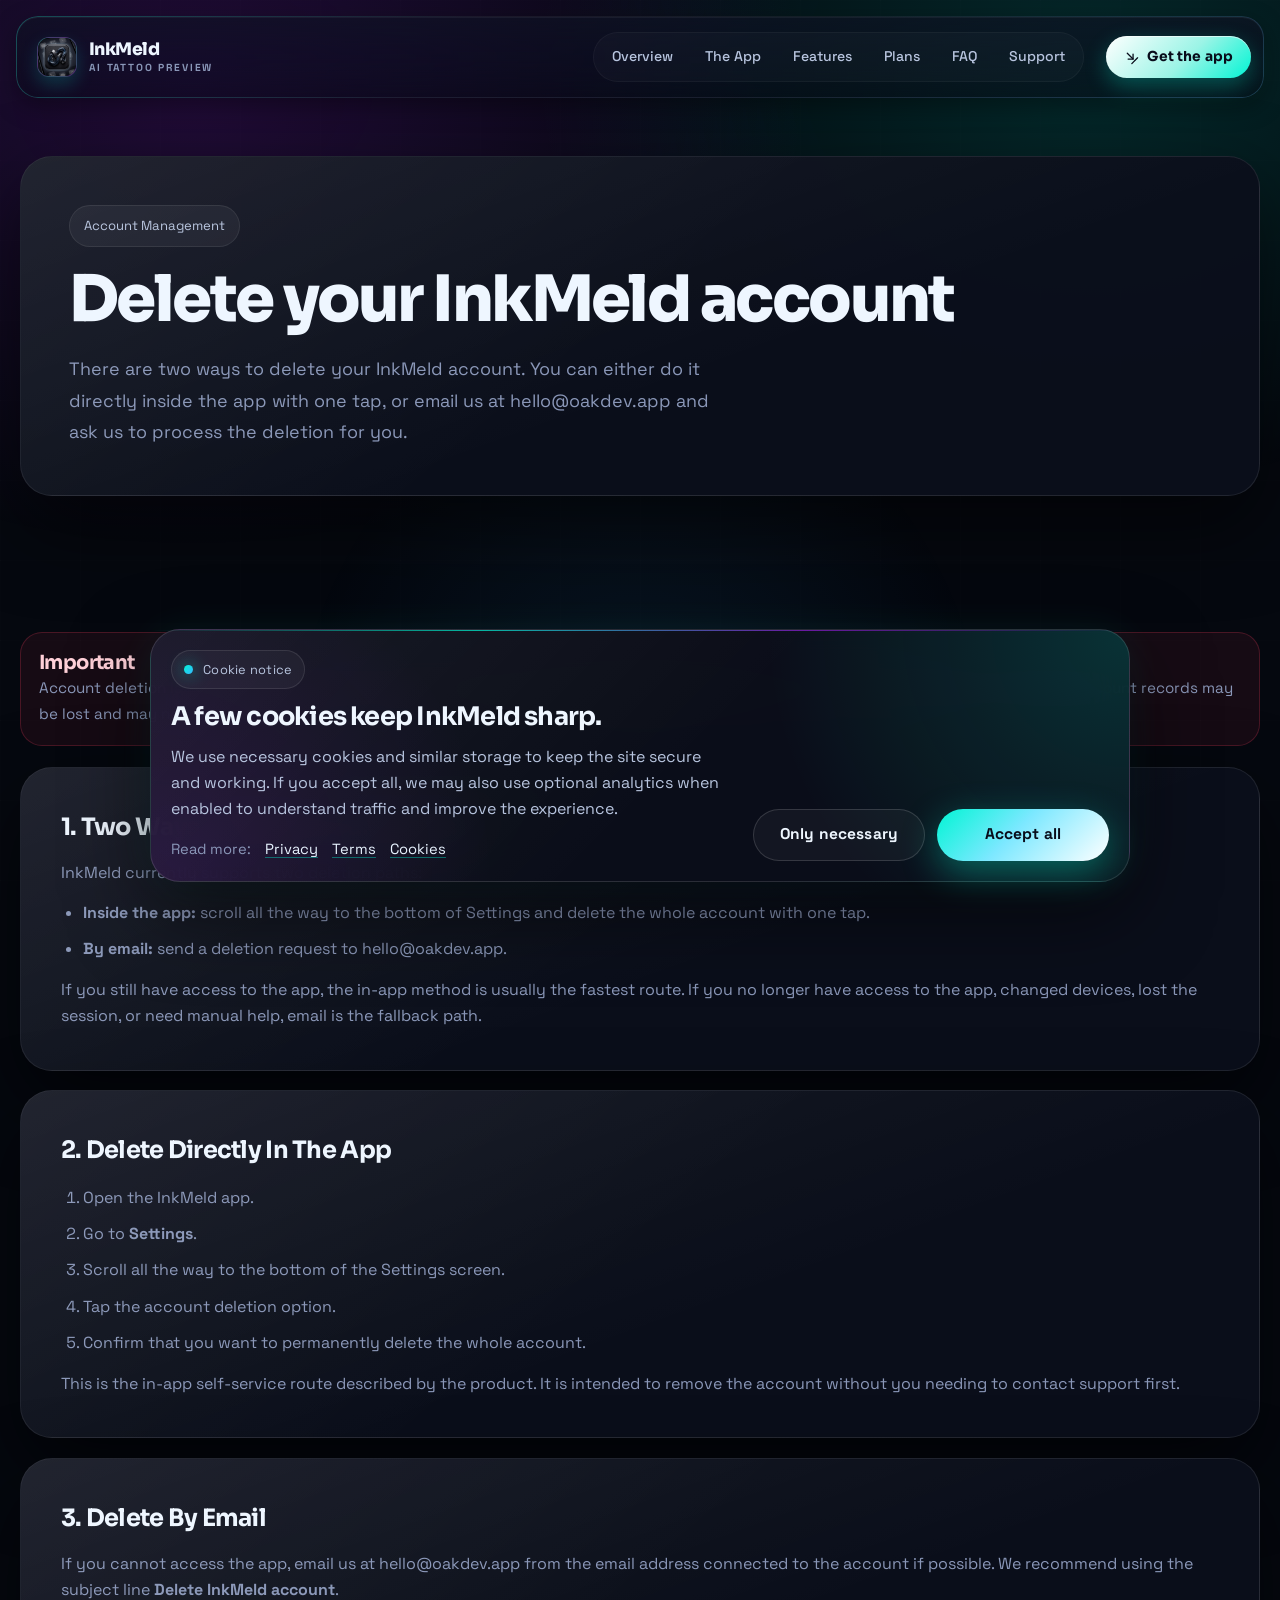
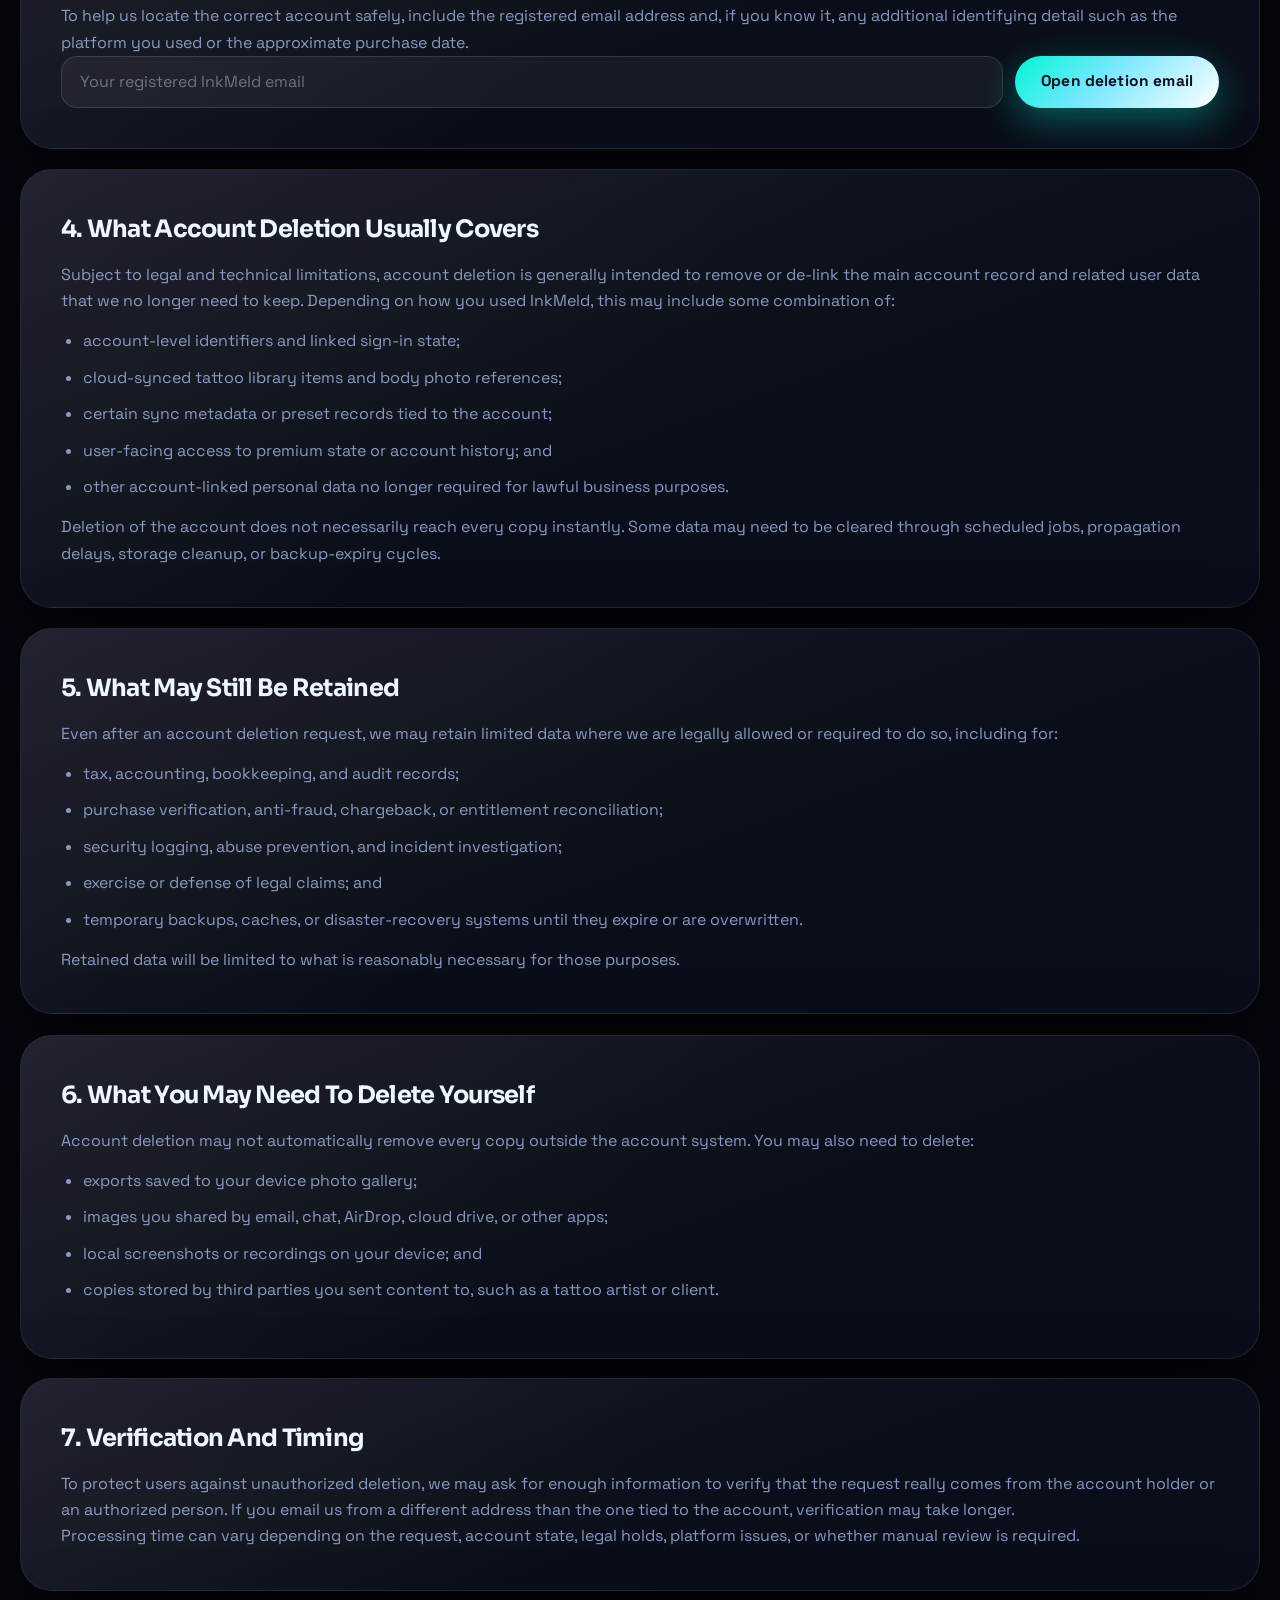
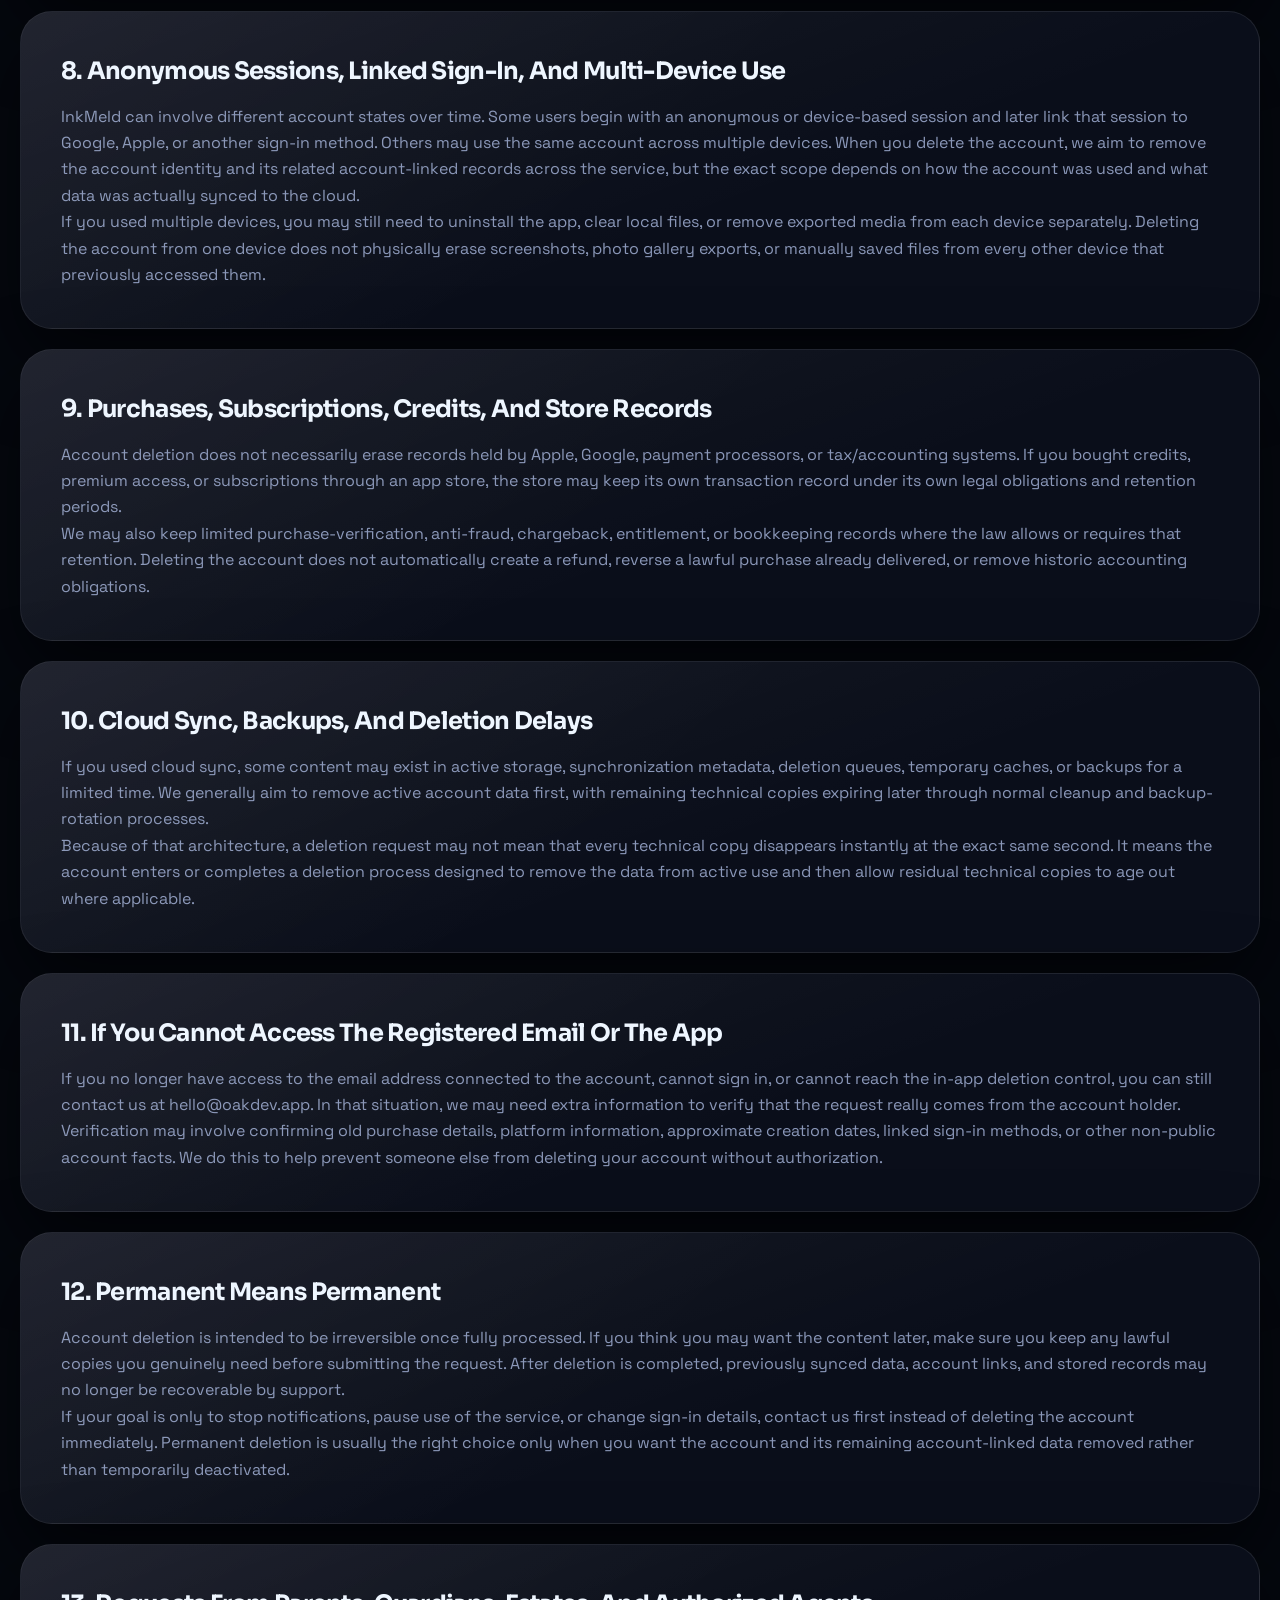
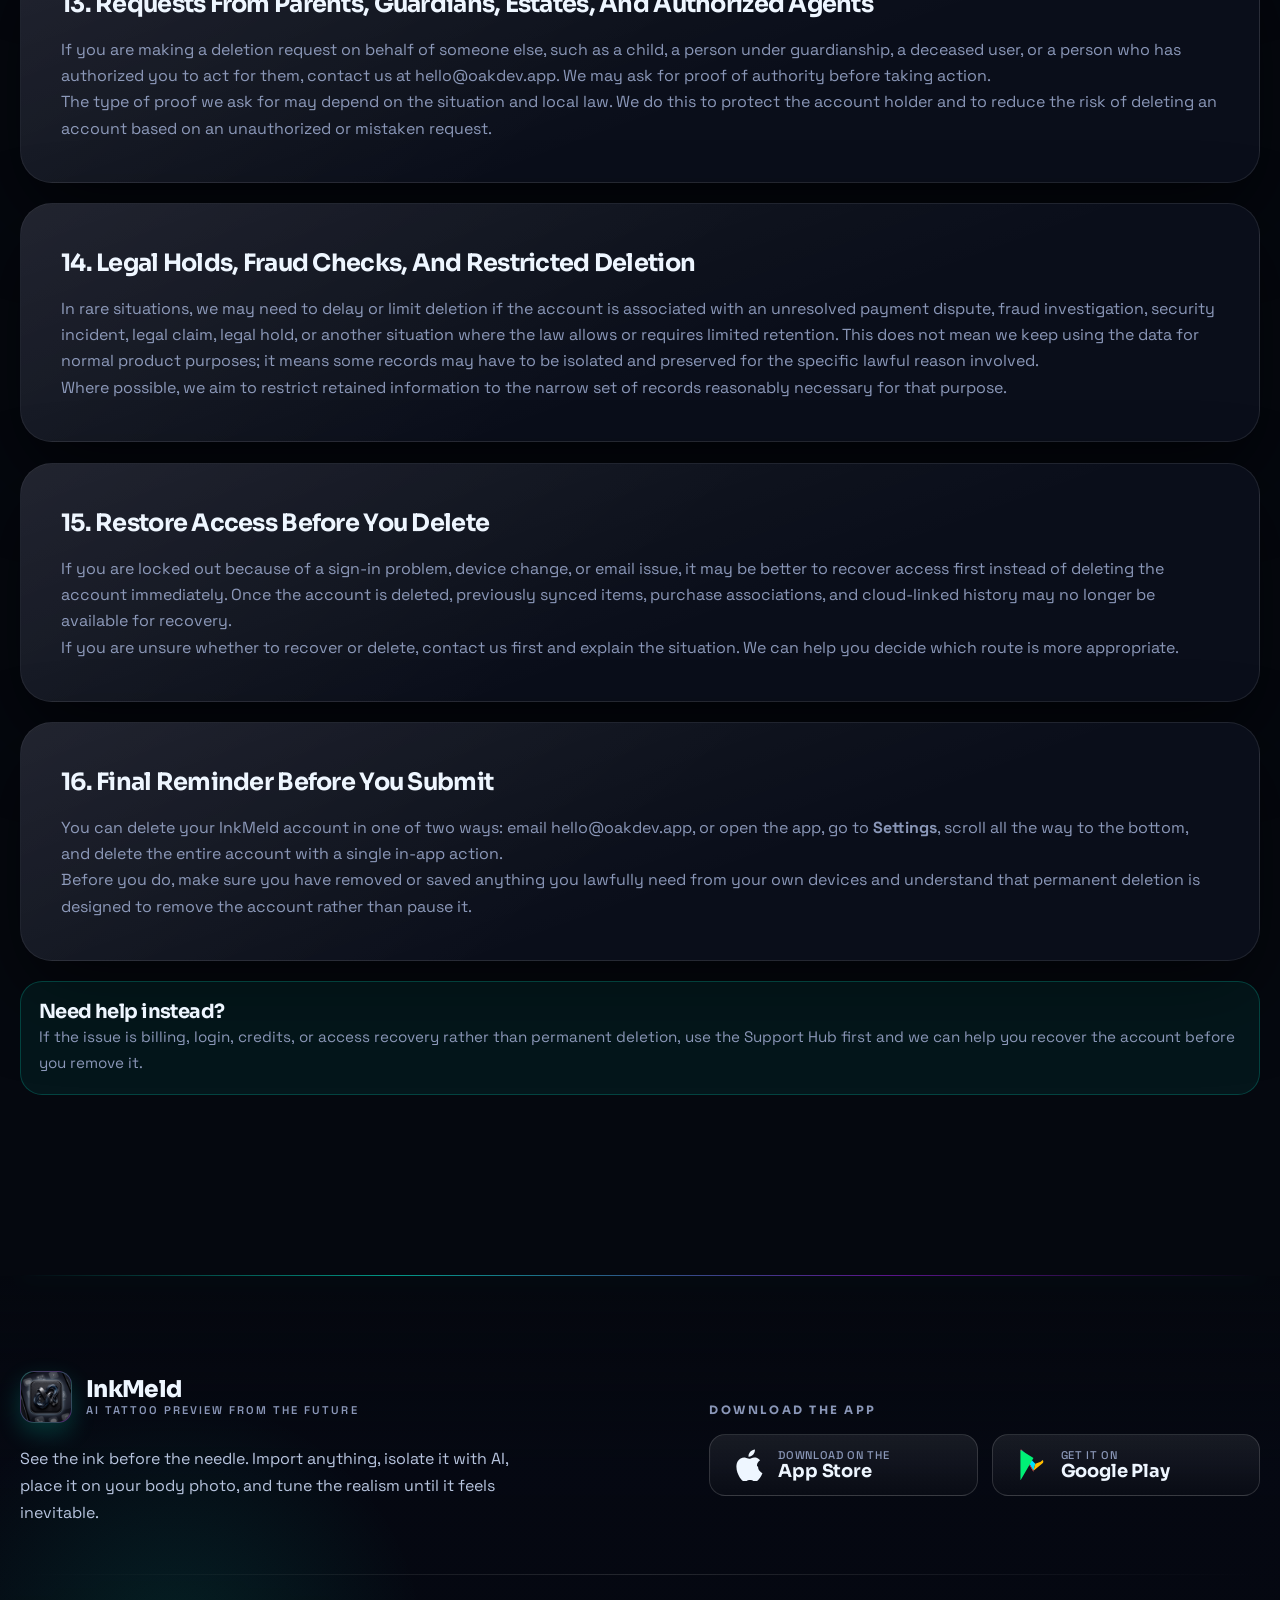
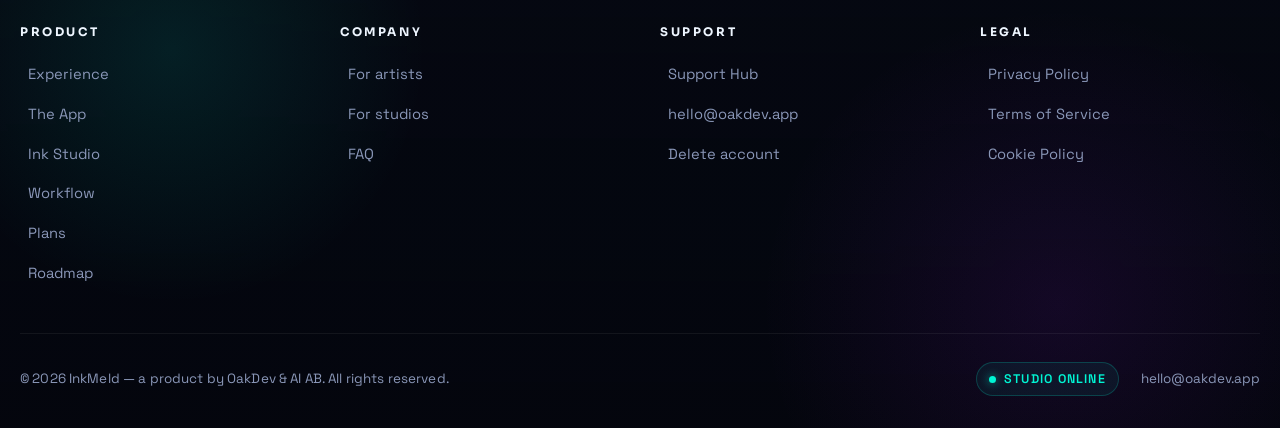
<file: delete-account/index.html>
<!DOCTYPE html>
<html lang="en">
<head>
  <meta charset="UTF-8">
  <meta name="viewport" content="width=device-width, initial-scale=1.0">
  <title>Delete Account | InkMeld</title>
  <meta name="description" content="Delete your InkMeld account either in the app or by emailing hello@oakdev.app, and read what account deletion usually removes and what may still be retained by law.">
  <meta name="theme-color" content="#050816">
  <meta property="og:title" content="Delete Account | InkMeld">
  <meta property="og:description" content="Delete your InkMeld account either in the app or by emailing hello@oakdev.app, and read what account deletion usually removes and what may still be retained by law.">
  <meta property="og:type" content="website">
  <meta property="og:url" content="https://inkmeld.oakdev.app/delete-account">
  <meta property="og:image" content="https://inkmeld.oakdev.app/assets/mainlogo-premium-dark.png">
  <meta name="twitter:card" content="summary_large_image">
  <meta name="twitter:title" content="Delete Account | InkMeld">
  <meta name="twitter:description" content="Delete your InkMeld account either in the app or by emailing hello@oakdev.app, and read what account deletion usually removes and what may still be retained by law.">
  <meta name="twitter:image" content="https://inkmeld.oakdev.app/assets/mainlogo-premium-dark.png">
  <script>document.documentElement.classList.add('js');</script>
  <link rel="stylesheet" href="/css/global.css">
  <link rel="stylesheet" href="/css/cookie-consent.css">
  <link rel="canonical" href="https://inkmeld.oakdev.app/delete-account">
  <link rel="icon" type="image/png" href="/assets/logo-launcher-256.png">
  <link rel="apple-touch-icon" href="/assets/apple-touch-icon.png">
  <link rel="manifest" href="/site.webmanifest">

  <script type="module" src="/js/firebase-client.js"></script>
  <script src="/js/components/navbar.js" defer></script>
  <script src="/js/components/footer.js" defer></script>
  <script src="/js/main.js" defer></script>
  <script src="/js/cookie-consent.js" defer></script>
</head>
<body>
  <div class="scroll-progress" aria-hidden="true"></div>

  <inkmeld-navbar></inkmeld-navbar>

  <main id="main-content" class="page-shell">
    <section class="page-hero">
      <div class="container">
        <article class="panel page-hero-inner reveal">
          <span class="page-pill">Account Management</span>
          <h1 class="page-title">Delete your InkMeld account</h1>
          <p class="page-copy">
            There are two ways to delete your InkMeld account. You can either do it directly inside the app with one tap, or
            email us at <a href="mailto:hello@oakdev.app">hello@oakdev.app</a> and ask us to process the deletion for you.
          </p>
        </article>
      </div>
    </section>

    <section>
      <div class="container legal-stack">
        <article class="danger-card reveal">
          <h2 class="card-title">Important</h2>
          <p class="card-copy">
            Account deletion is intended to be permanent. Once completed, access to cloud-synced content, account-linked
            entitlements, and related account records may be lost and may not be recoverable.
          </p>
        </article>

        <article class="panel legal-panel reveal">
          <h2>1. Two Ways To Delete Your Account</h2>
          <p>
            InkMeld currently supports two deletion paths:
          </p>
          <ul>
            <li><strong>Inside the app:</strong> scroll all the way to the bottom of Settings and delete the whole account with one tap.</li>
            <li><strong>By email:</strong> send a deletion request to <a href="mailto:hello@oakdev.app">hello@oakdev.app</a>.</li>
          </ul>
          <p>
            If you still have access to the app, the in-app method is usually the fastest route. If you no longer have access
            to the app, changed devices, lost the session, or need manual help, email is the fallback path.
          </p>
        </article>

        <article class="panel legal-panel reveal">
          <h2>2. Delete Directly In The App</h2>
          <ol>
            <li>Open the InkMeld app.</li>
            <li>Go to <strong>Settings</strong>.</li>
            <li>Scroll all the way to the bottom of the Settings screen.</li>
            <li>Tap the account deletion option.</li>
            <li>Confirm that you want to permanently delete the whole account.</li>
          </ol>
          <p>
            This is the in-app self-service route described by the product. It is intended to remove the account without you
            needing to contact support first.
          </p>
        </article>

        <article class="panel legal-panel reveal">
          <h2>3. Delete By Email</h2>
          <p>
            If you cannot access the app, email us at <a href="mailto:hello@oakdev.app">hello@oakdev.app</a> from the email
            address connected to the account if possible. We recommend using the subject line <strong>Delete InkMeld
            account</strong>.
          </p>
          <p>
            To help us locate the correct account safely, include the registered email address and, if you know it, any
            additional identifying detail such as the platform you used or the approximate purchase date.
          </p>

          <form class="inline-form" data-delete-form>
            <input
              class="input-shell"
              type="email"
              name="email"
              placeholder="Your registered InkMeld email"
              data-delete-email
              required
            >
            <button type="submit" class="btn-primary" data-delete-submit>Open deletion email</button>
          </form>
        </article>

        <article class="panel legal-panel reveal">
          <h2>4. What Account Deletion Usually Covers</h2>
          <p>
            Subject to legal and technical limitations, account deletion is generally intended to remove or de-link the main
            account record and related user data that we no longer need to keep. Depending on how you used InkMeld, this may
            include some combination of:
          </p>
          <ul>
            <li>account-level identifiers and linked sign-in state;</li>
            <li>cloud-synced tattoo library items and body photo references;</li>
            <li>certain sync metadata or preset records tied to the account;</li>
            <li>user-facing access to premium state or account history; and</li>
            <li>other account-linked personal data no longer required for lawful business purposes.</li>
          </ul>
          <p>
            Deletion of the account does not necessarily reach every copy instantly. Some data may need to be cleared through
            scheduled jobs, propagation delays, storage cleanup, or backup-expiry cycles.
          </p>
        </article>

        <article class="panel legal-panel reveal">
          <h2>5. What May Still Be Retained</h2>
          <p>
            Even after an account deletion request, we may retain limited data where we are legally allowed or required to do
            so, including for:
          </p>
          <ul>
            <li>tax, accounting, bookkeeping, and audit records;</li>
            <li>purchase verification, anti-fraud, chargeback, or entitlement reconciliation;</li>
            <li>security logging, abuse prevention, and incident investigation;</li>
            <li>exercise or defense of legal claims; and</li>
            <li>temporary backups, caches, or disaster-recovery systems until they expire or are overwritten.</li>
          </ul>
          <p>
            Retained data will be limited to what is reasonably necessary for those purposes.
          </p>
        </article>

        <article class="panel legal-panel reveal">
          <h2>6. What You May Need To Delete Yourself</h2>
          <p>
            Account deletion may not automatically remove every copy outside the account system. You may also need to delete:
          </p>
          <ul>
            <li>exports saved to your device photo gallery;</li>
            <li>images you shared by email, chat, AirDrop, cloud drive, or other apps;</li>
            <li>local screenshots or recordings on your device; and</li>
            <li>copies stored by third parties you sent content to, such as a tattoo artist or client.</li>
          </ul>
        </article>

        <article class="panel legal-panel reveal">
          <h2>7. Verification And Timing</h2>
          <p>
            To protect users against unauthorized deletion, we may ask for enough information to verify that the request really
            comes from the account holder or an authorized person. If you email us from a different address than the one tied
            to the account, verification may take longer.
          </p>
          <p>
            Processing time can vary depending on the request, account state, legal holds, platform issues, or whether manual
            review is required.
          </p>
        </article>

        <article class="panel legal-panel reveal">
          <h2>8. Anonymous Sessions, Linked Sign-In, And Multi-Device Use</h2>
          <p>
            InkMeld can involve different account states over time. Some users begin with an anonymous or device-based session
            and later link that session to Google, Apple, or another sign-in method. Others may use the same account across
            multiple devices. When you delete the account, we aim to remove the account identity and its related account-linked
            records across the service, but the exact scope depends on how the account was used and what data was actually
            synced to the cloud.
          </p>
          <p>
            If you used multiple devices, you may still need to uninstall the app, clear local files, or remove exported media
            from each device separately. Deleting the account from one device does not physically erase screenshots, photo
            gallery exports, or manually saved files from every other device that previously accessed them.
          </p>
        </article>

        <article class="panel legal-panel reveal">
          <h2>9. Purchases, Subscriptions, Credits, And Store Records</h2>
          <p>
            Account deletion does not necessarily erase records held by Apple, Google, payment processors, or tax/accounting
            systems. If you bought credits, premium access, or subscriptions through an app store, the store may keep its own
            transaction record under its own legal obligations and retention periods.
          </p>
          <p>
            We may also keep limited purchase-verification, anti-fraud, chargeback, entitlement, or bookkeeping records where
            the law allows or requires that retention. Deleting the account does not automatically create a refund, reverse a
            lawful purchase already delivered, or remove historic accounting obligations.
          </p>
        </article>

        <article class="panel legal-panel reveal">
          <h2>10. Cloud Sync, Backups, And Deletion Delays</h2>
          <p>
            If you used cloud sync, some content may exist in active storage, synchronization metadata, deletion queues,
            temporary caches, or backups for a limited time. We generally aim to remove active account data first, with
            remaining technical copies expiring later through normal cleanup and backup-rotation processes.
          </p>
          <p>
            Because of that architecture, a deletion request may not mean that every technical copy disappears instantly at the
            exact same second. It means the account enters or completes a deletion process designed to remove the data from
            active use and then allow residual technical copies to age out where applicable.
          </p>
        </article>

        <article class="panel legal-panel reveal">
          <h2>11. If You Cannot Access The Registered Email Or The App</h2>
          <p>
            If you no longer have access to the email address connected to the account, cannot sign in, or cannot reach the
            in-app deletion control, you can still contact us at <a href="mailto:hello@oakdev.app">hello@oakdev.app</a>. In
            that situation, we may need extra information to verify that the request really comes from the account holder.
          </p>
          <p>
            Verification may involve confirming old purchase details, platform information, approximate creation dates, linked
            sign-in methods, or other non-public account facts. We do this to help prevent someone else from deleting your
            account without authorization.
          </p>
        </article>

        <article class="panel legal-panel reveal">
          <h2>12. Permanent Means Permanent</h2>
          <p>
            Account deletion is intended to be irreversible once fully processed. If you think you may want the content later,
            make sure you keep any lawful copies you genuinely need before submitting the request. After deletion is completed,
            previously synced data, account links, and stored records may no longer be recoverable by support.
          </p>
          <p>
            If your goal is only to stop notifications, pause use of the service, or change sign-in details, contact us first
            instead of deleting the account immediately. Permanent deletion is usually the right choice only when you want the
            account and its remaining account-linked data removed rather than temporarily deactivated.
          </p>
        </article>

        <article class="panel legal-panel reveal">
          <h2>13. Requests From Parents, Guardians, Estates, And Authorized Agents</h2>
          <p>
            If you are making a deletion request on behalf of someone else, such as a child, a person under guardianship, a
            deceased user, or a person who has authorized you to act for them, contact us at
            <a href="mailto:hello@oakdev.app">hello@oakdev.app</a>. We may ask for proof of authority before taking action.
          </p>
          <p>
            The type of proof we ask for may depend on the situation and local law. We do this to protect the account holder
            and to reduce the risk of deleting an account based on an unauthorized or mistaken request.
          </p>
        </article>

        <article class="panel legal-panel reveal">
          <h2>14. Legal Holds, Fraud Checks, And Restricted Deletion</h2>
          <p>
            In rare situations, we may need to delay or limit deletion if the account is associated with an unresolved payment
            dispute, fraud investigation, security incident, legal claim, legal hold, or another situation where the law allows
            or requires limited retention. This does not mean we keep using the data for normal product purposes; it means some
            records may have to be isolated and preserved for the specific lawful reason involved.
          </p>
          <p>
            Where possible, we aim to restrict retained information to the narrow set of records reasonably necessary for that
            purpose.
          </p>
        </article>

        <article class="panel legal-panel reveal">
          <h2>15. Restore Access Before You Delete</h2>
          <p>
            If you are locked out because of a sign-in problem, device change, or email issue, it may be better to recover
            access first instead of deleting the account immediately. Once the account is deleted, previously synced items,
            purchase associations, and cloud-linked history may no longer be available for recovery.
          </p>
          <p>
            If you are unsure whether to recover or delete, contact us first and explain the situation. We can help you decide
            which route is more appropriate.
          </p>
        </article>

        <article class="panel legal-panel reveal">
          <h2>16. Final Reminder Before You Submit</h2>
          <p>
            You can delete your InkMeld account in one of two ways: email
            <a href="mailto:hello@oakdev.app">hello@oakdev.app</a>, or open the app, go to <strong>Settings</strong>, scroll
            all the way to the bottom, and delete the entire account with a single in-app action.
          </p>
          <p>
            Before you do, make sure you have removed or saved anything you lawfully need from your own devices and understand
            that permanent deletion is designed to remove the account rather than pause it.
          </p>
        </article>

        <article class="note-card reveal">
          <h2 class="card-title">Need help instead?</h2>
          <p class="card-copy">
            If the issue is billing, login, credits, or access recovery rather than permanent deletion, use the
            <a href="/support">Support Hub</a> first and we can help you recover the account before you remove it.
          </p>
        </article>
      </div>
    </section>
  </main>

  <inkmeld-footer></inkmeld-footer>
  <script>
    (() => {
      const deleteForm = document.querySelector('[data-delete-form]');
      if (!deleteForm) return;

      deleteForm.addEventListener('submit', (event) => {
        event.preventDefault();
        event.stopImmediatePropagation();

        const emailInput = deleteForm.querySelector('[data-delete-email]');
        const email = emailInput?.value?.trim();
        if (!email) {
          emailInput?.focus();
          return;
        }

        const subject = encodeURIComponent('Delete InkMeld account');
        const body = encodeURIComponent(
          `Please permanently delete my InkMeld account.\n\nRegistered email: ${email}\n\nThank you.`
        );

        window.location.href = `mailto:hello@oakdev.app?subject=${subject}&body=${body}`;
      });
    })();
  </script>
</body>
</html>
</file>
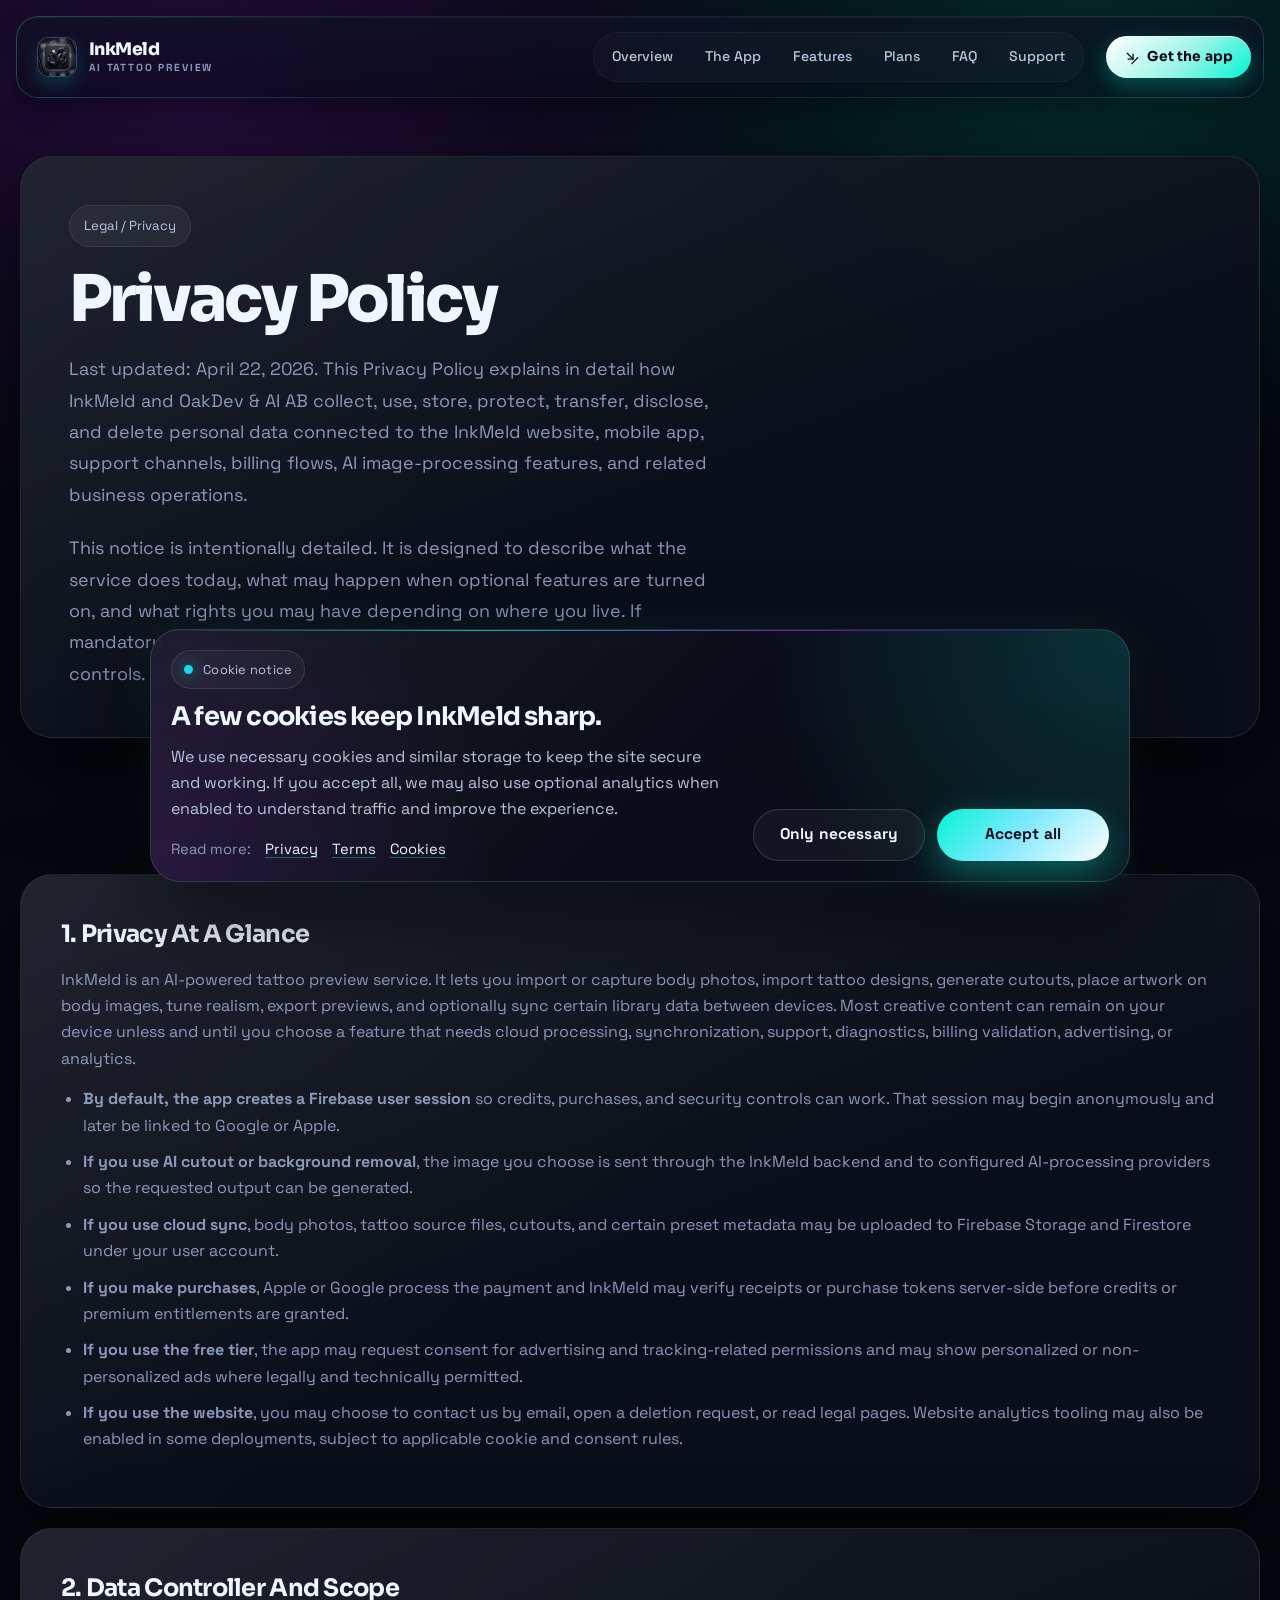
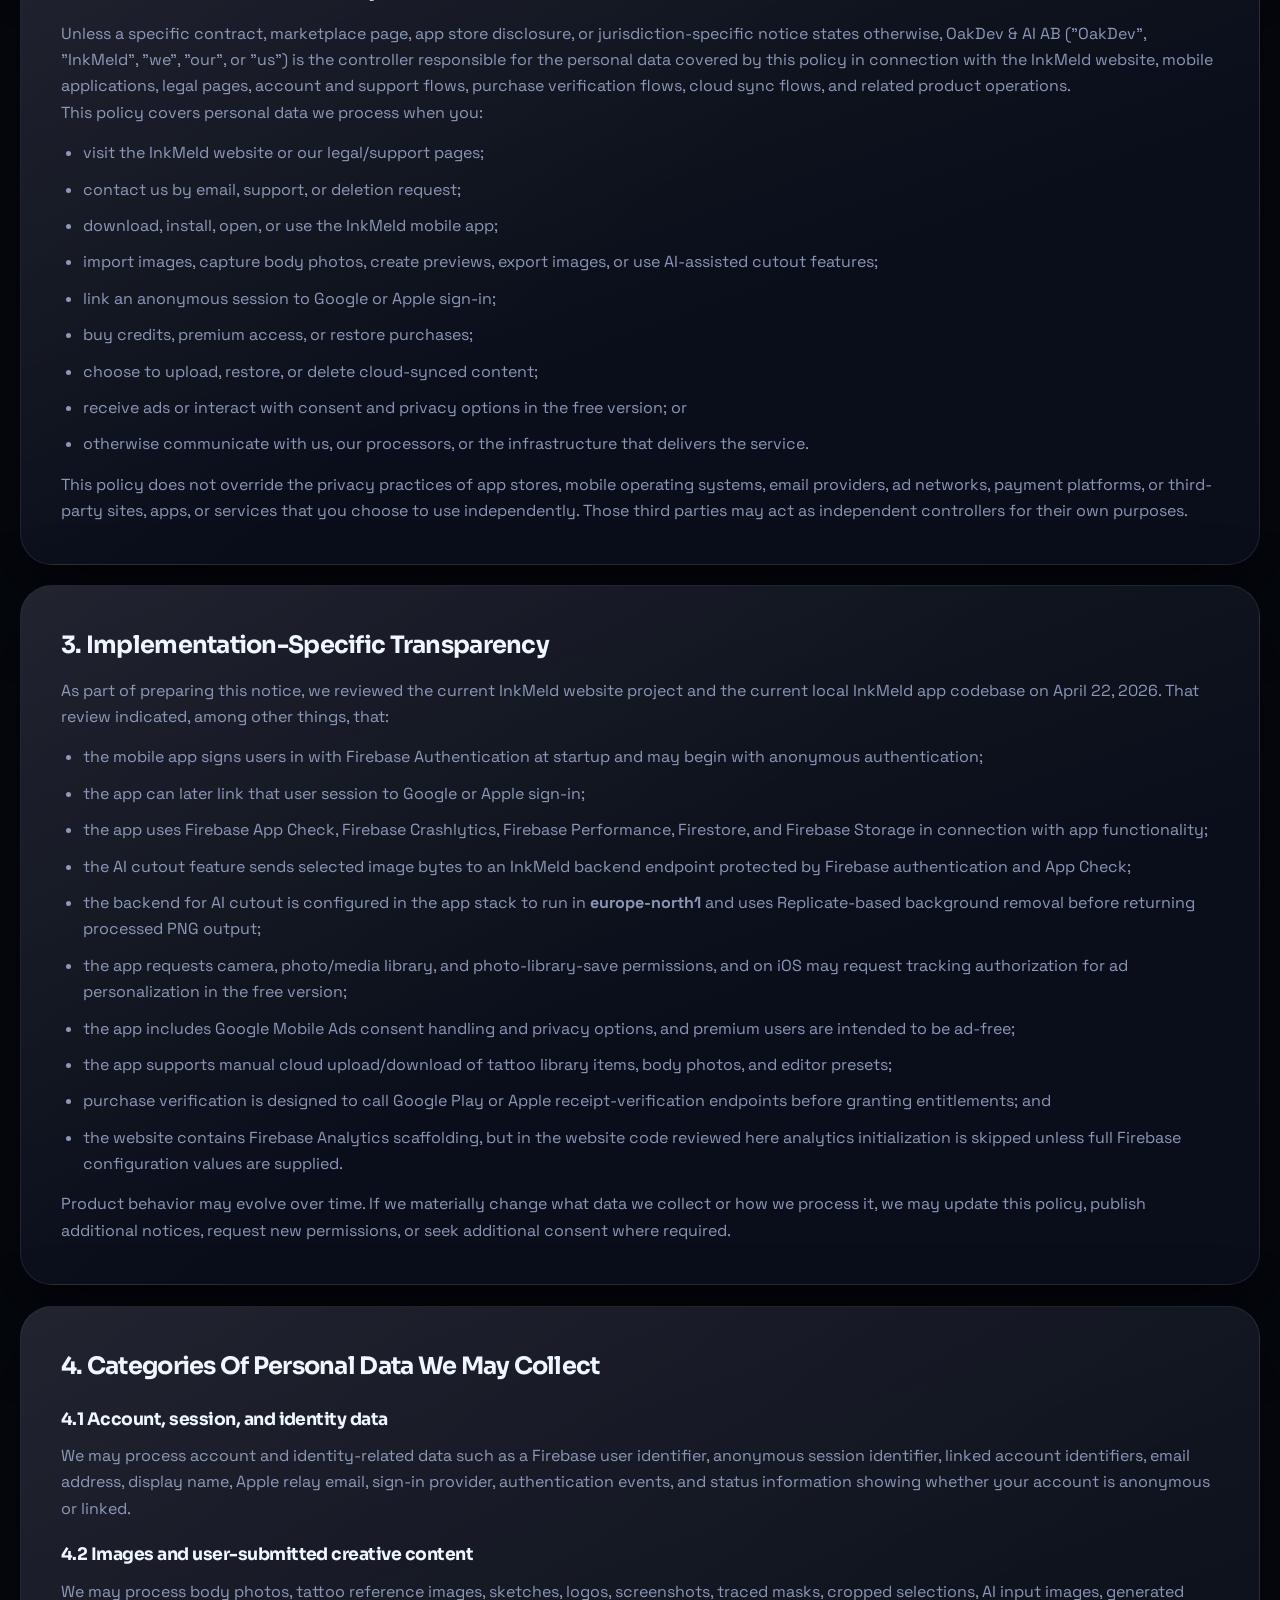
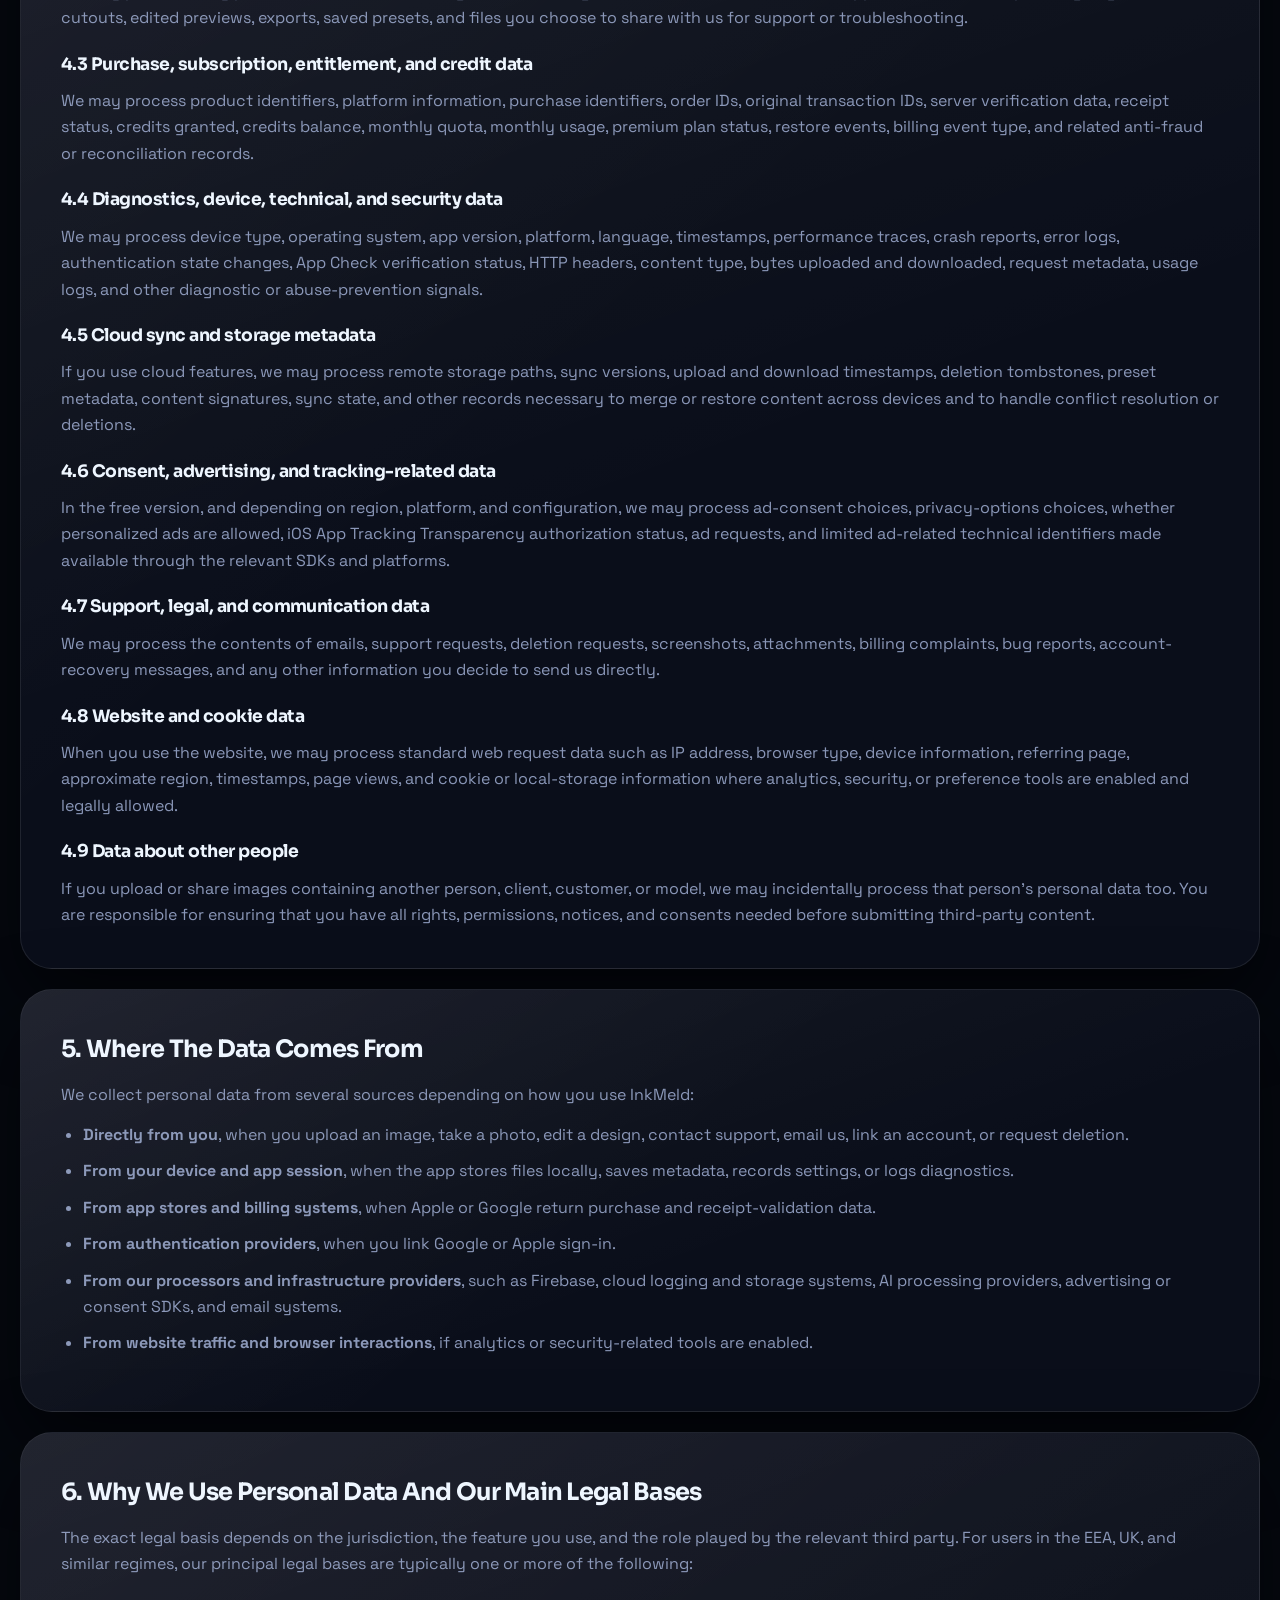
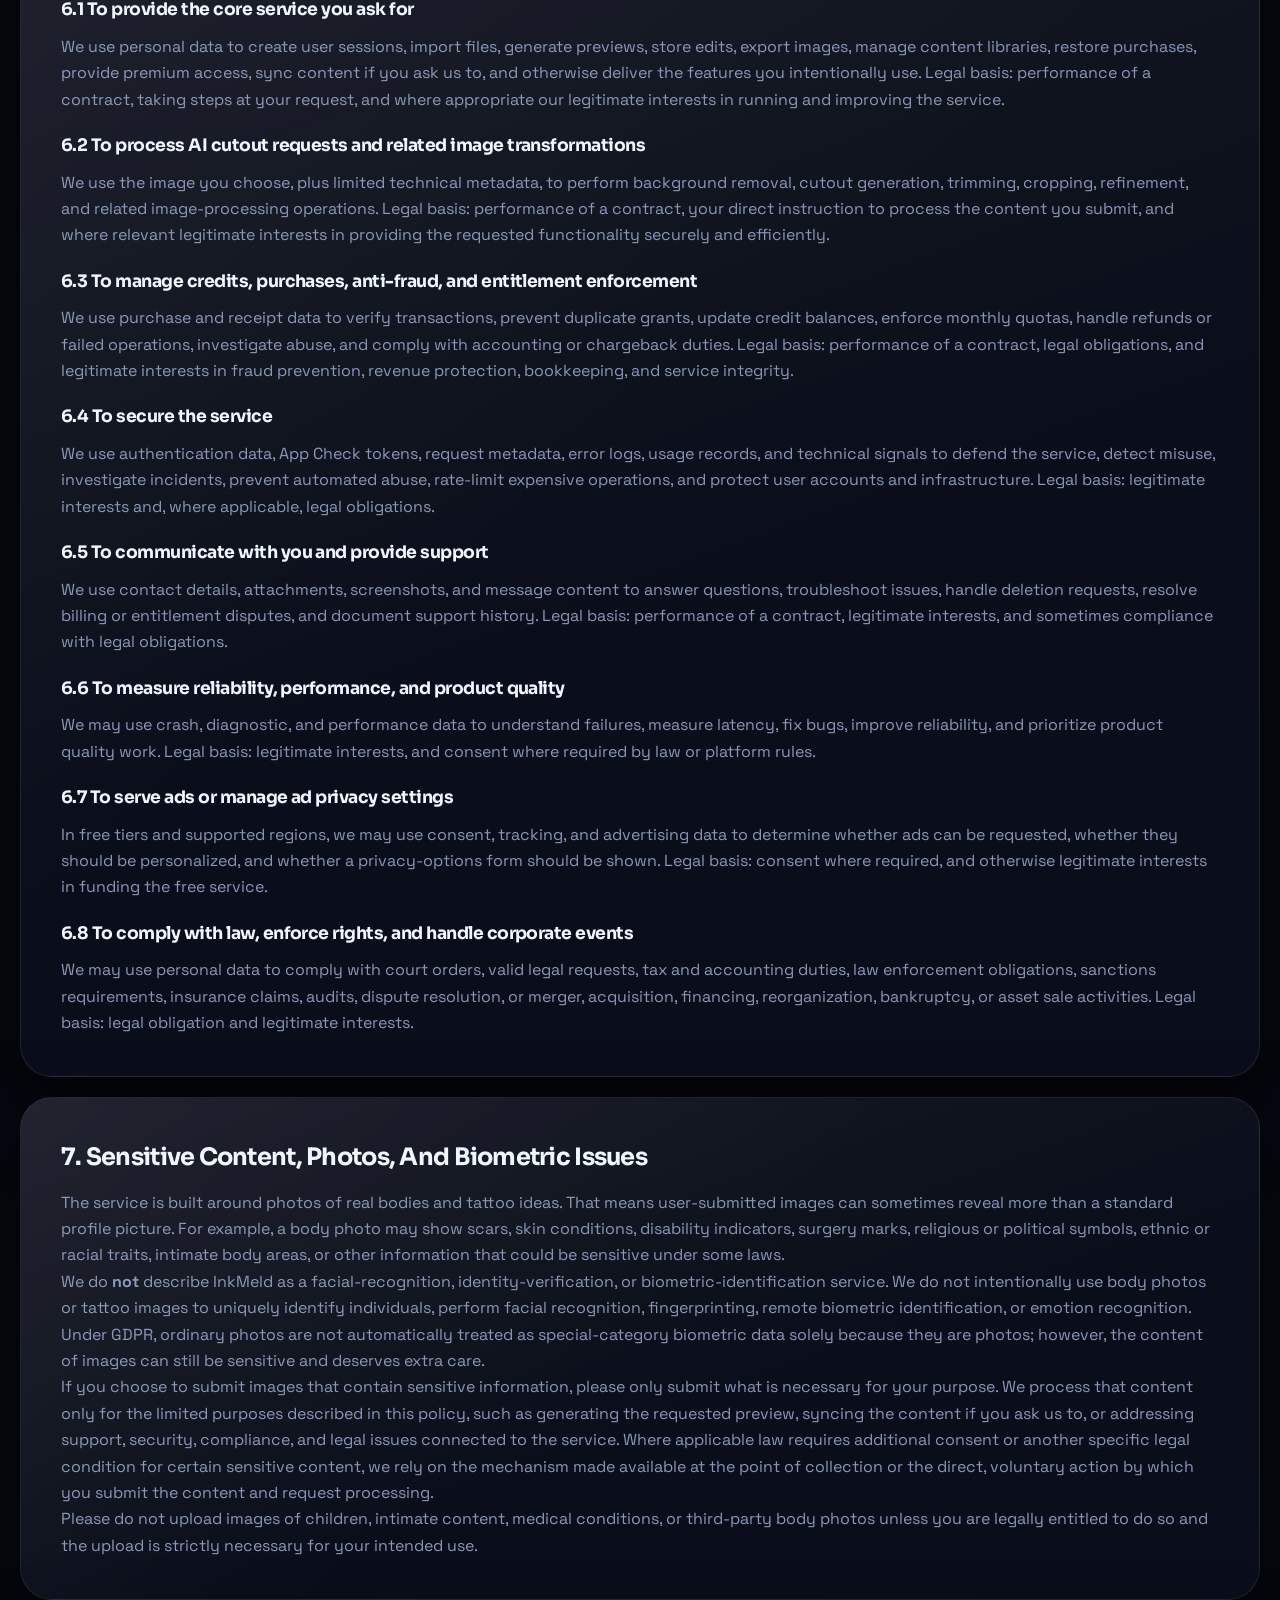
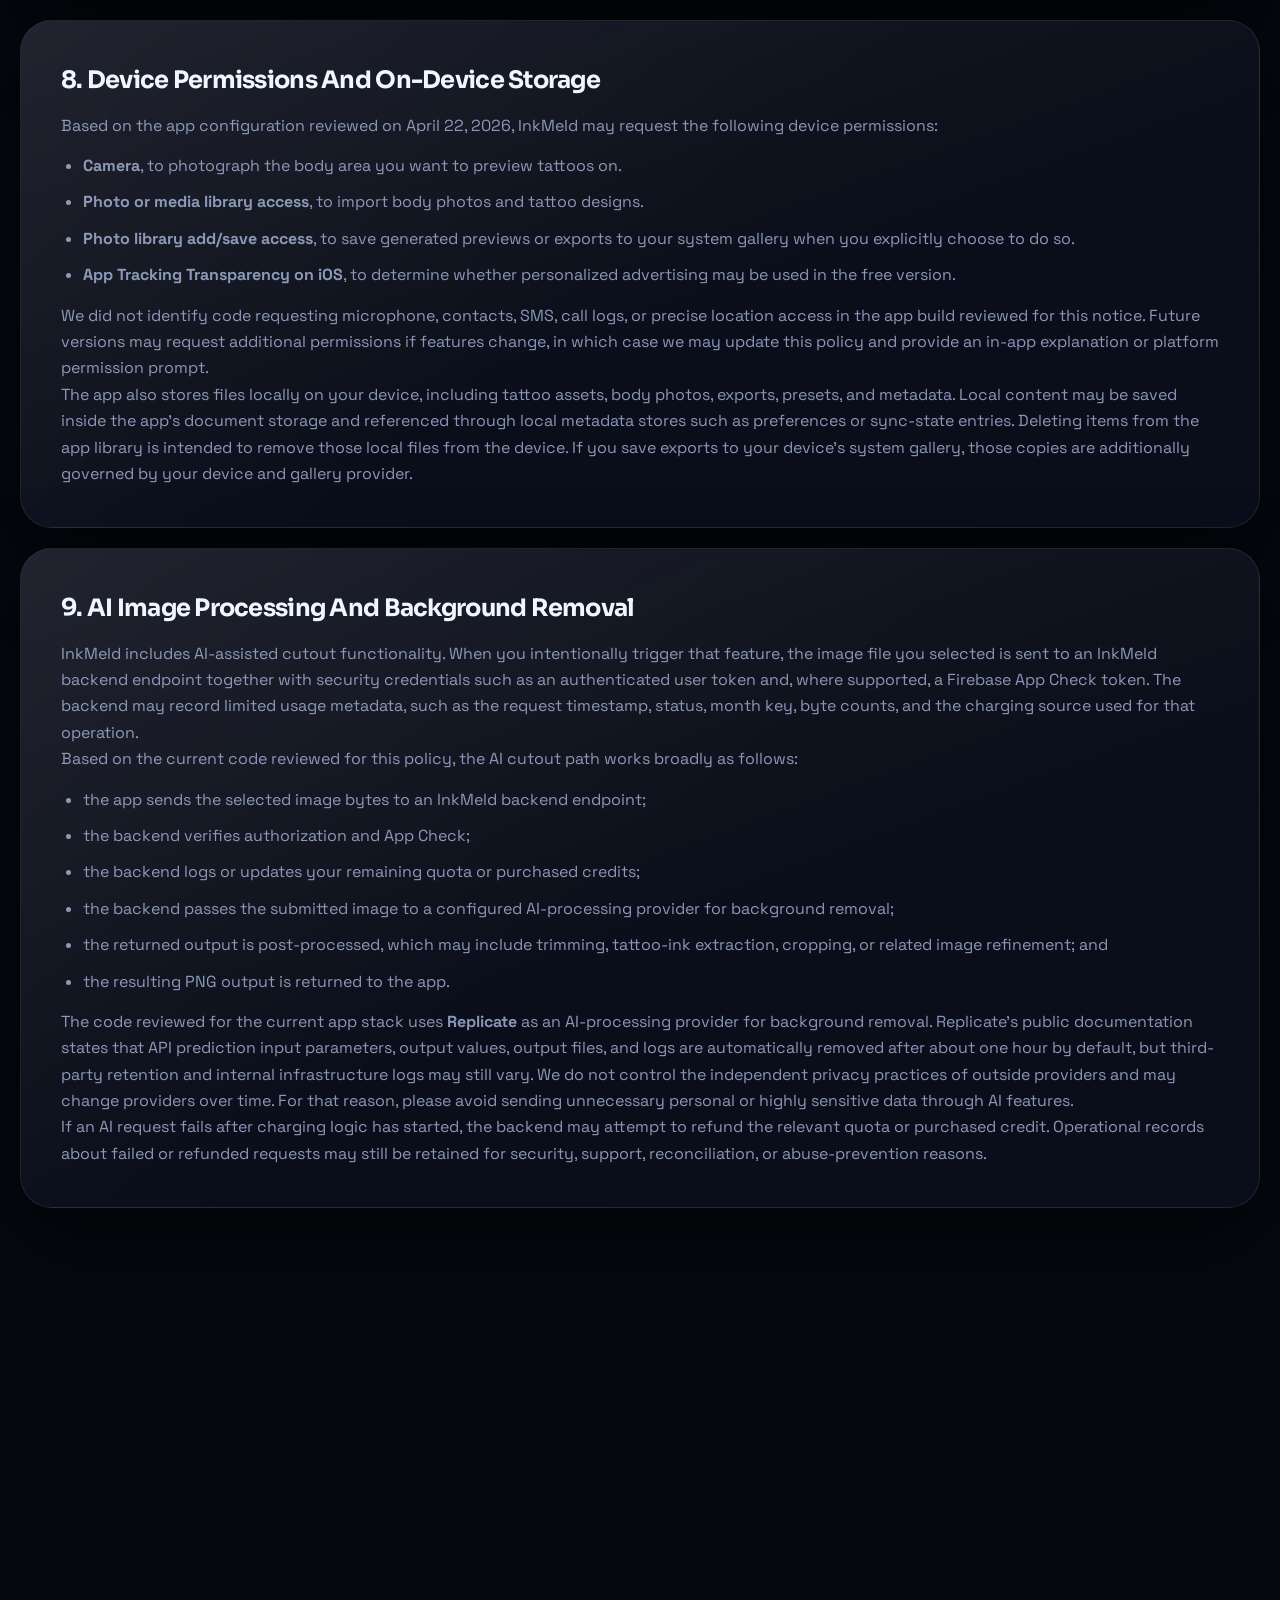
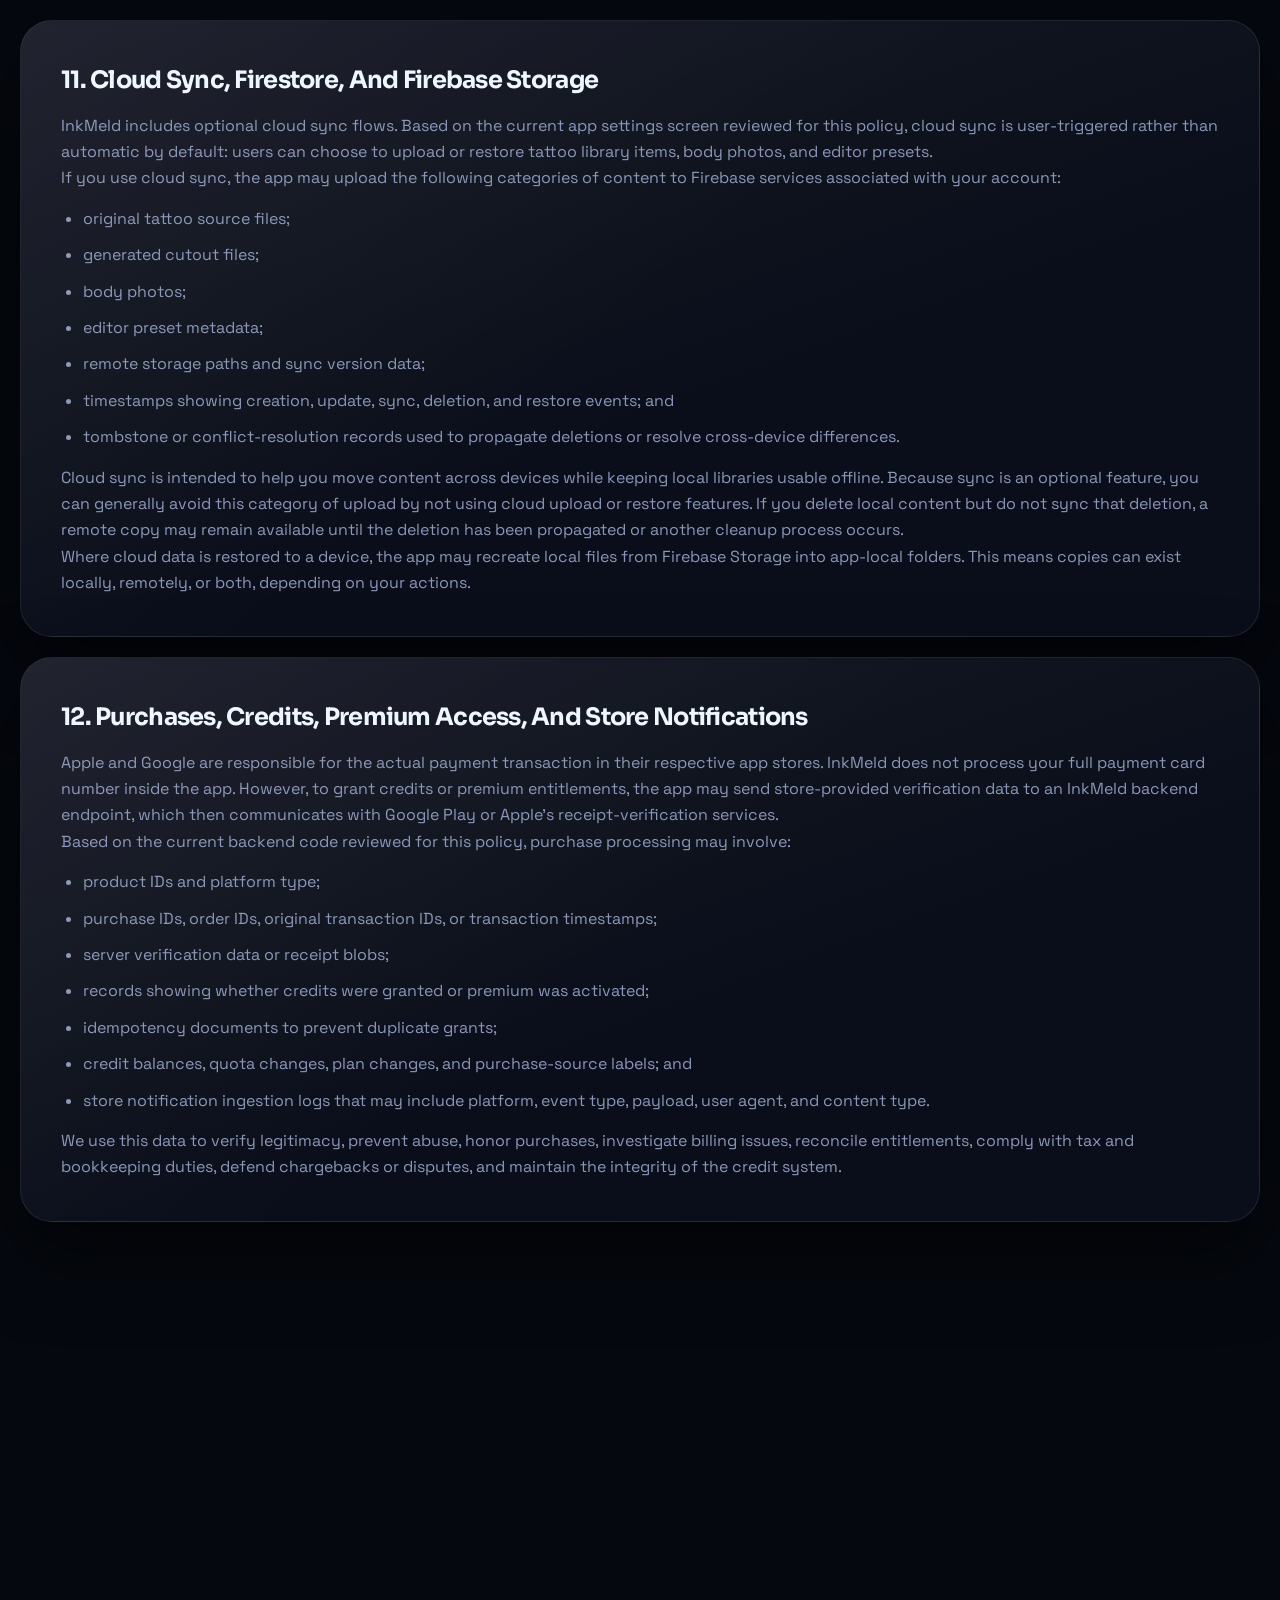
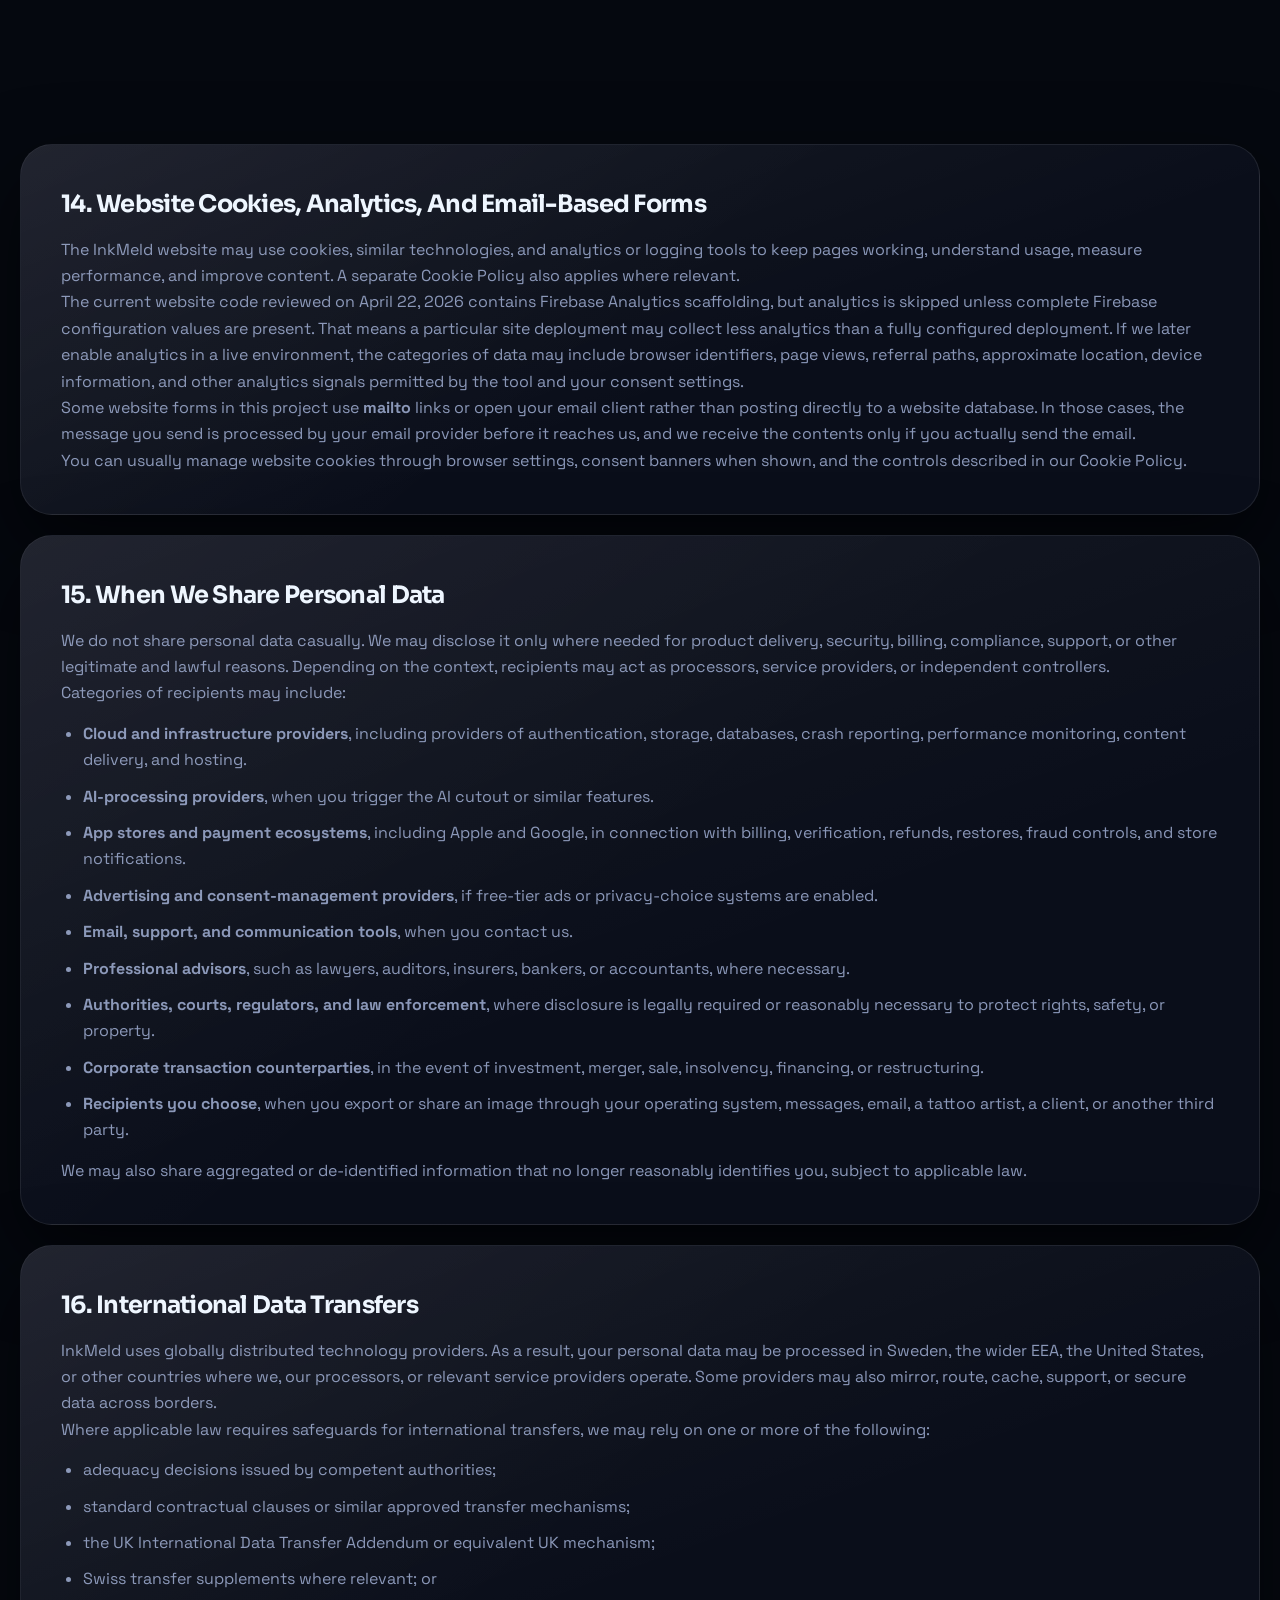
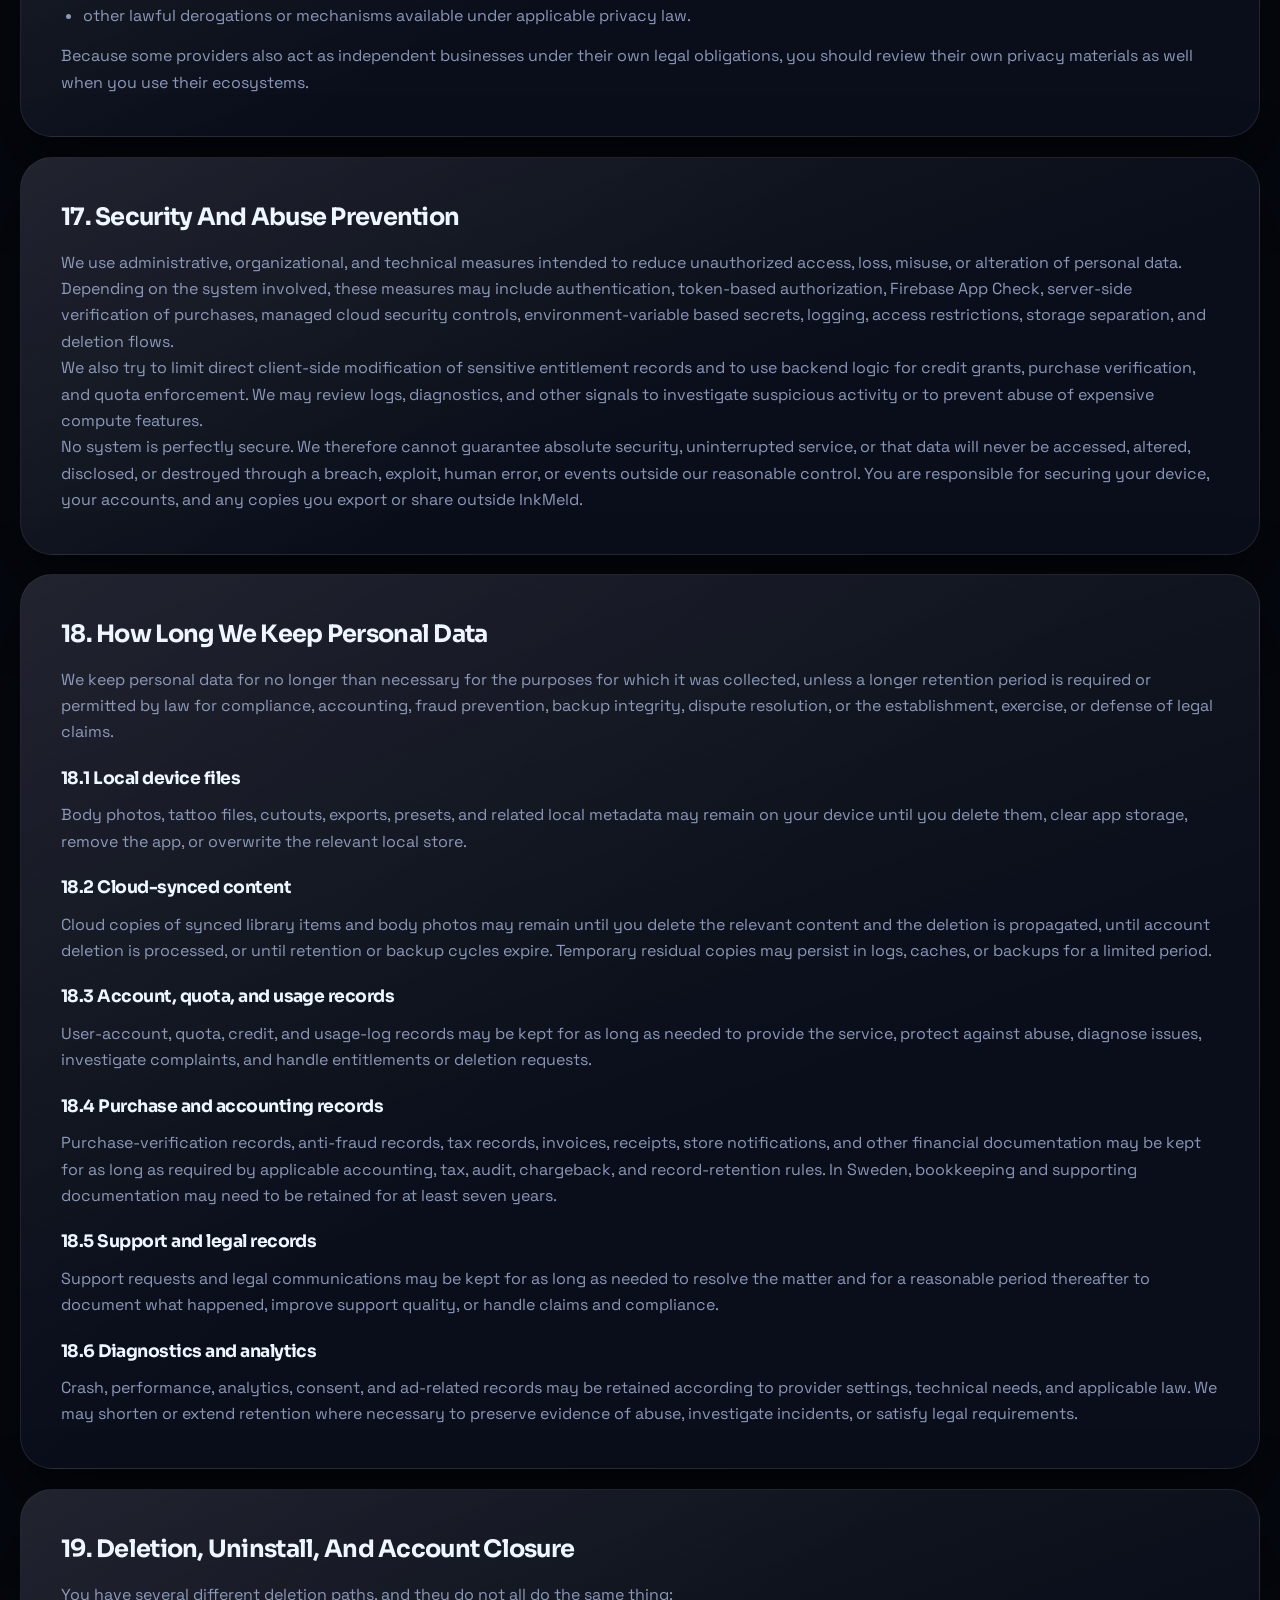
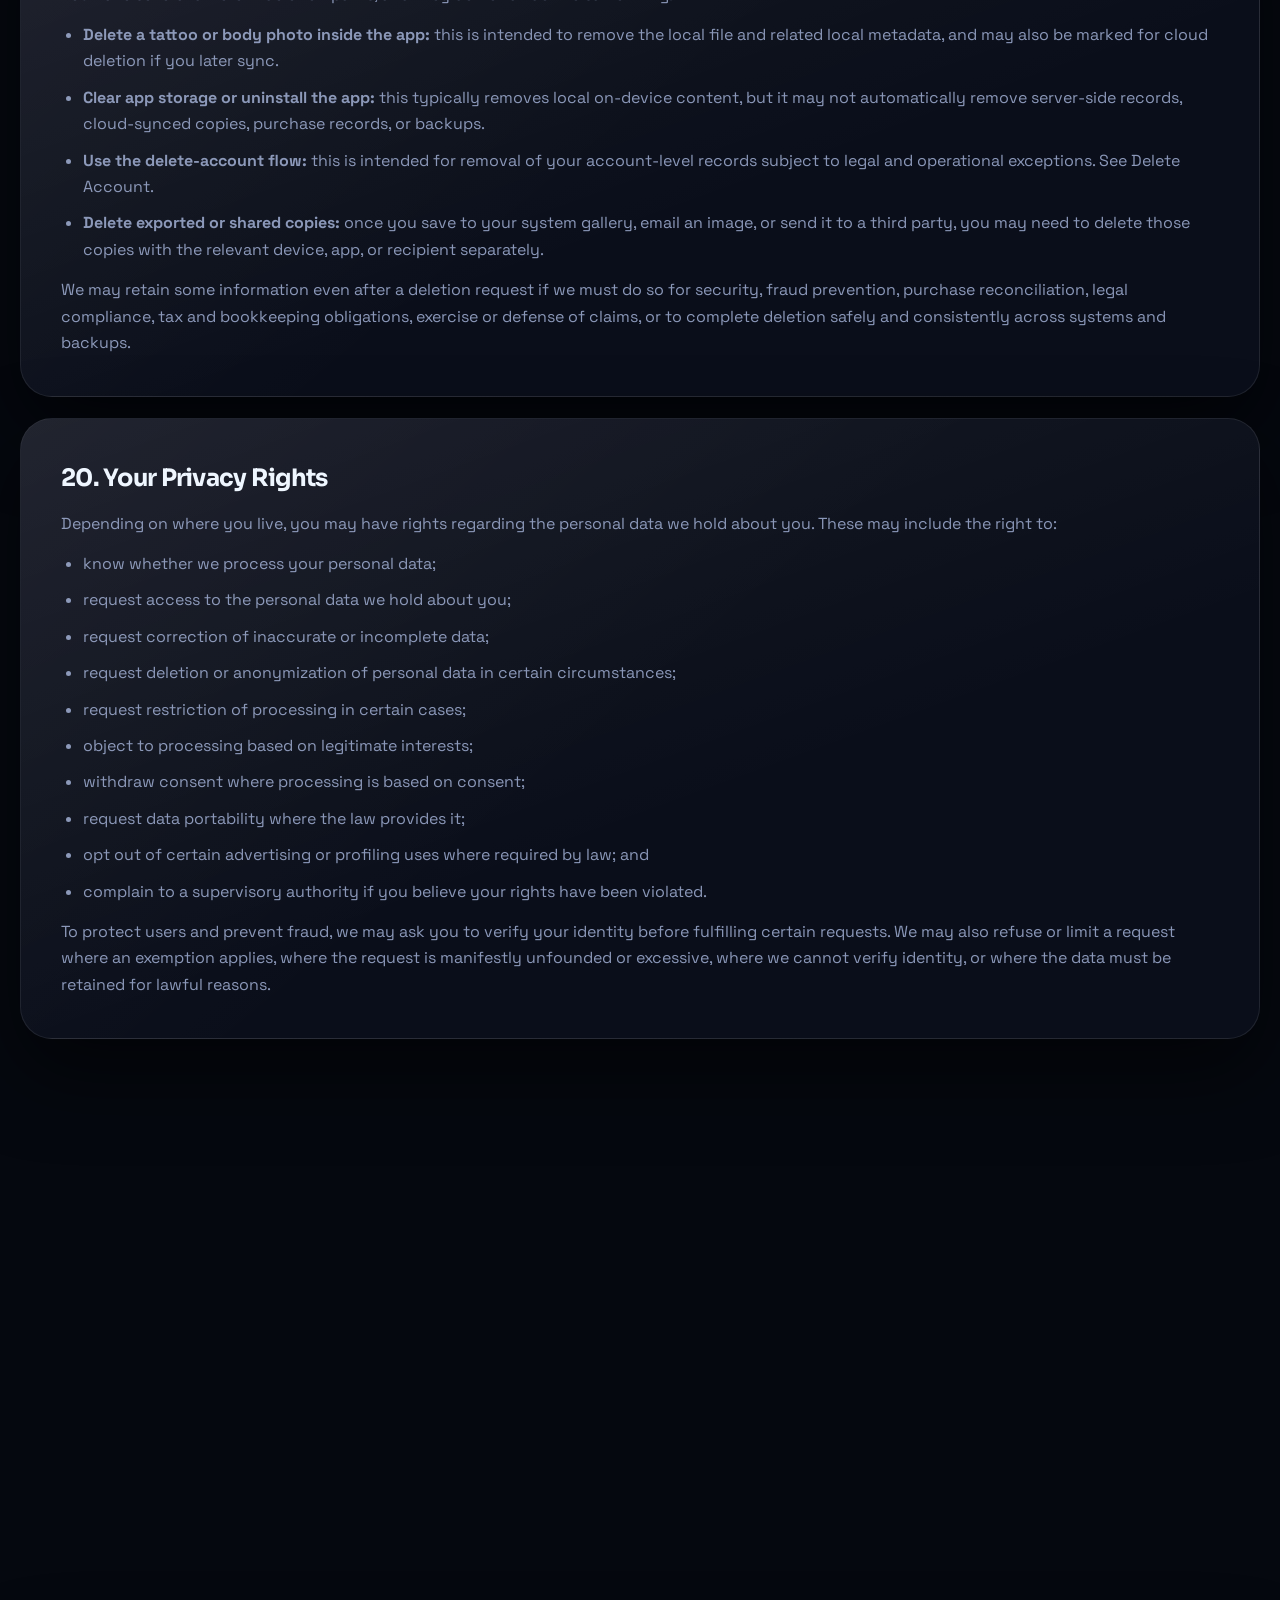
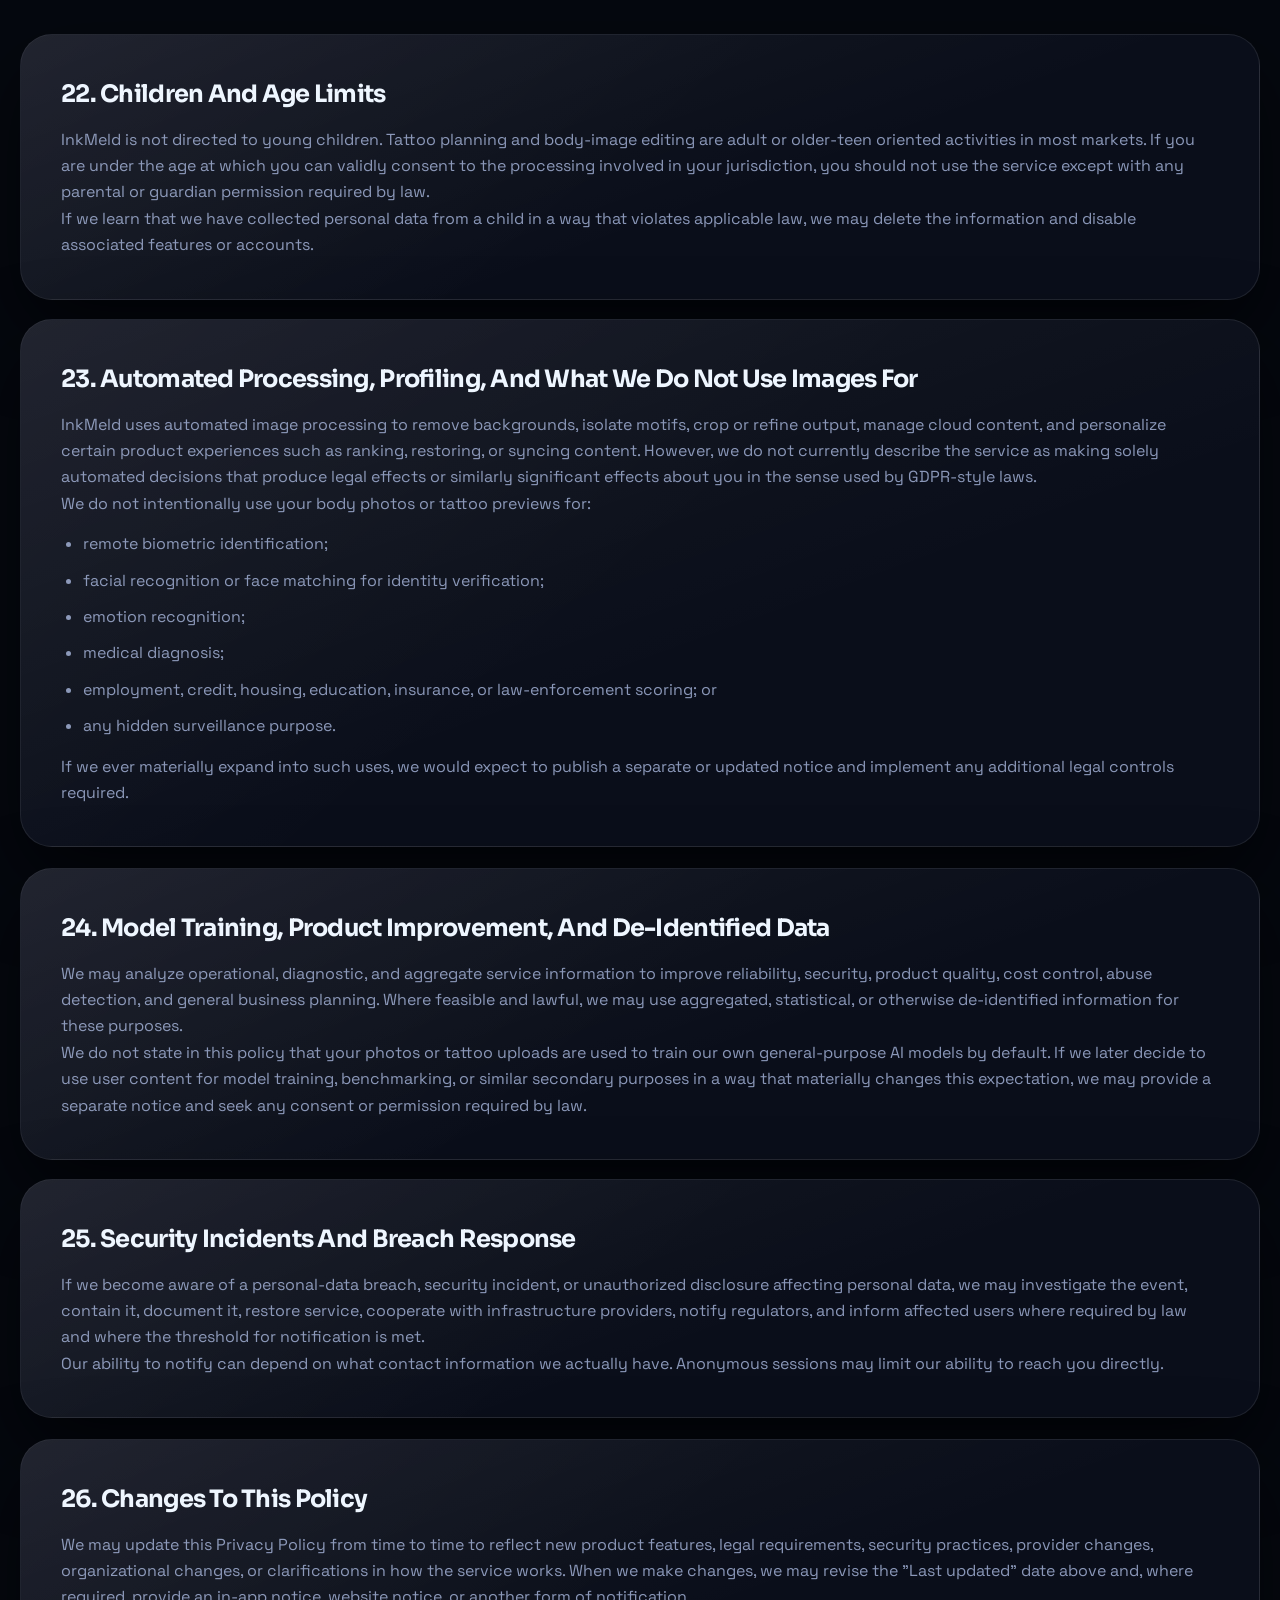
<file: privacy/index.html>
<!DOCTYPE html>
<html lang="en">
<head>
  <meta charset="UTF-8">
  <meta name="viewport" content="width=device-width, initial-scale=1.0">
  <title>Privacy Policy | InkMeld</title>
  <meta name="description" content="Read InkMeld's detailed privacy policy covering body photos, tattoo uploads, AI cutouts, anonymous accounts, cloud sync, purchases, ads, diagnostics, cookies, transfers, and your privacy rights.">
  <meta name="theme-color" content="#050816">
  <meta property="og:title" content="Privacy Policy | InkMeld">
  <meta property="og:description" content="Read InkMeld's detailed privacy policy covering body photos, tattoo uploads, AI cutouts, anonymous accounts, cloud sync, purchases, ads, diagnostics, cookies, transfers, and your privacy rights.">
  <meta property="og:type" content="website">
  <meta property="og:url" content="https://inkmeld.oakdev.app/privacy">
  <meta property="og:image" content="https://inkmeld.oakdev.app/assets/mainlogo-premium-dark.png">
  <meta name="twitter:card" content="summary_large_image">
  <meta name="twitter:title" content="Privacy Policy | InkMeld">
  <meta name="twitter:description" content="Read InkMeld's detailed privacy policy covering body photos, tattoo uploads, AI cutouts, anonymous accounts, cloud sync, purchases, ads, diagnostics, cookies, transfers, and your privacy rights.">
  <meta name="twitter:image" content="https://inkmeld.oakdev.app/assets/mainlogo-premium-dark.png">
  <script>document.documentElement.classList.add('js');</script>
  <link rel="stylesheet" href="/css/global.css">
  <link rel="stylesheet" href="/css/cookie-consent.css">
  <link rel="canonical" href="https://inkmeld.oakdev.app/privacy">
  <link rel="icon" type="image/png" href="/assets/logo-launcher-256.png">
  <link rel="apple-touch-icon" href="/assets/apple-touch-icon.png">
  <link rel="manifest" href="/site.webmanifest">

  <script type="module" src="/js/firebase-client.js"></script>
  <script src="/js/components/navbar.js" defer></script>
  <script src="/js/components/footer.js" defer></script>
  <script src="/js/main.js" defer></script>
  <script src="/js/cookie-consent.js" defer></script>
</head>
<body>
  <div class="scroll-progress" aria-hidden="true"></div>

  <inkmeld-navbar></inkmeld-navbar>

  <main id="main-content" class="page-shell">
    <section class="page-hero">
      <div class="container">
        <article class="panel page-hero-inner reveal">
          <span class="page-pill">Legal / Privacy</span>
          <h1 class="page-title">Privacy Policy</h1>
          <p class="page-copy">
            Last updated: April 22, 2026. This Privacy Policy explains in detail how InkMeld and OakDev &amp; AI AB collect,
            use, store, protect, transfer, disclose, and delete personal data connected to the InkMeld website, mobile app,
            support channels, billing flows, AI image-processing features, and related business operations.
          </p>
          <p class="page-copy">
            This notice is intentionally detailed. It is designed to describe what the service does today, what may happen
            when optional features are turned on, and what rights you may have depending on where you live. If mandatory law
            gives you stronger rights than this policy, that law controls.
          </p>
        </article>
      </div>
    </section>

    <section>
      <div class="container legal-stack">
        <article id="summary" class="panel legal-panel reveal">
          <h2>1. Privacy At A Glance</h2>
          <p>
            InkMeld is an AI-powered tattoo preview service. It lets you import or capture body photos, import tattoo designs,
            generate cutouts, place artwork on body images, tune realism, export previews, and optionally sync certain library
            data between devices. Most creative content can remain on your device unless and until you choose a feature that
            needs cloud processing, synchronization, support, diagnostics, billing validation, advertising, or analytics.
          </p>
          <ul>
            <li><strong>By default, the app creates a Firebase user session</strong> so credits, purchases, and security controls can work. That session may begin anonymously and later be linked to Google or Apple.</li>
            <li><strong>If you use AI cutout or background removal</strong>, the image you choose is sent through the InkMeld backend and to configured AI-processing providers so the requested output can be generated.</li>
            <li><strong>If you use cloud sync</strong>, body photos, tattoo source files, cutouts, and certain preset metadata may be uploaded to Firebase Storage and Firestore under your user account.</li>
            <li><strong>If you make purchases</strong>, Apple or Google process the payment and InkMeld may verify receipts or purchase tokens server-side before credits or premium entitlements are granted.</li>
            <li><strong>If you use the free tier</strong>, the app may request consent for advertising and tracking-related permissions and may show personalized or non-personalized ads where legally and technically permitted.</li>
            <li><strong>If you use the website</strong>, you may choose to contact us by email, open a deletion request, or read legal pages. Website analytics tooling may also be enabled in some deployments, subject to applicable cookie and consent rules.</li>
          </ul>
        </article>

        <article id="controller" class="panel legal-panel reveal">
          <h2>2. Data Controller And Scope</h2>
          <p>
            Unless a specific contract, marketplace page, app store disclosure, or jurisdiction-specific notice states
            otherwise, OakDev &amp; AI AB ("OakDev", "InkMeld", "we", "our", or "us") is the controller responsible for the
            personal data covered by this policy in connection with the InkMeld website, mobile applications, legal pages,
            account and support flows, purchase verification flows, cloud sync flows, and related product operations.
          </p>
          <p>
            This policy covers personal data we process when you:
          </p>
          <ul>
            <li>visit the InkMeld website or our legal/support pages;</li>
            <li>contact us by email, support, or deletion request;</li>
            <li>download, install, open, or use the InkMeld mobile app;</li>
            <li>import images, capture body photos, create previews, export images, or use AI-assisted cutout features;</li>
            <li>link an anonymous session to Google or Apple sign-in;</li>
            <li>buy credits, premium access, or restore purchases;</li>
            <li>choose to upload, restore, or delete cloud-synced content;</li>
            <li>receive ads or interact with consent and privacy options in the free version; or</li>
            <li>otherwise communicate with us, our processors, or the infrastructure that delivers the service.</li>
          </ul>
          <p>
            This policy does not override the privacy practices of app stores, mobile operating systems, email providers,
            ad networks, payment platforms, or third-party sites, apps, or services that you choose to use independently. Those
            third parties may act as independent controllers for their own purposes.
          </p>
        </article>

        <article id="implementation" class="panel legal-panel reveal">
          <h2>3. Implementation-Specific Transparency</h2>
          <p>
            As part of preparing this notice, we reviewed the current InkMeld website project and the current local InkMeld app
            codebase on April 22, 2026. That review indicated, among other things, that:
          </p>
          <ul>
            <li>the mobile app signs users in with Firebase Authentication at startup and may begin with anonymous authentication;</li>
            <li>the app can later link that user session to Google or Apple sign-in;</li>
            <li>the app uses Firebase App Check, Firebase Crashlytics, Firebase Performance, Firestore, and Firebase Storage in connection with app functionality;</li>
            <li>the AI cutout feature sends selected image bytes to an InkMeld backend endpoint protected by Firebase authentication and App Check;</li>
            <li>the backend for AI cutout is configured in the app stack to run in <strong>europe-north1</strong> and uses Replicate-based background removal before returning processed PNG output;</li>
            <li>the app requests camera, photo/media library, and photo-library-save permissions, and on iOS may request tracking authorization for ad personalization in the free version;</li>
            <li>the app includes Google Mobile Ads consent handling and privacy options, and premium users are intended to be ad-free;</li>
            <li>the app supports manual cloud upload/download of tattoo library items, body photos, and editor presets;</li>
            <li>purchase verification is designed to call Google Play or Apple receipt-verification endpoints before granting entitlements; and</li>
            <li>the website contains Firebase Analytics scaffolding, but in the website code reviewed here analytics initialization is skipped unless full Firebase configuration values are supplied.</li>
          </ul>
          <p>
            Product behavior may evolve over time. If we materially change what data we collect or how we process it, we may
            update this policy, publish additional notices, request new permissions, or seek additional consent where required.
          </p>
        </article>

        <article id="categories" class="panel legal-panel reveal">
          <h2>4. Categories Of Personal Data We May Collect</h2>

          <h3>4.1 Account, session, and identity data</h3>
          <p>
            We may process account and identity-related data such as a Firebase user identifier, anonymous session identifier,
            linked account identifiers, email address, display name, Apple relay email, sign-in provider, authentication events,
            and status information showing whether your account is anonymous or linked.
          </p>

          <h3>4.2 Images and user-submitted creative content</h3>
          <p>
            We may process body photos, tattoo reference images, sketches, logos, screenshots, traced masks, cropped selections,
            AI input images, generated cutouts, edited previews, exports, saved presets, and files you choose to share with us
            for support or troubleshooting.
          </p>

          <h3>4.3 Purchase, subscription, entitlement, and credit data</h3>
          <p>
            We may process product identifiers, platform information, purchase identifiers, order IDs, original transaction IDs,
            server verification data, receipt status, credits granted, credits balance, monthly quota, monthly usage, premium plan
            status, restore events, billing event type, and related anti-fraud or reconciliation records.
          </p>

          <h3>4.4 Diagnostics, device, technical, and security data</h3>
          <p>
            We may process device type, operating system, app version, platform, language, timestamps, performance traces, crash
            reports, error logs, authentication state changes, App Check verification status, HTTP headers, content type, bytes
            uploaded and downloaded, request metadata, usage logs, and other diagnostic or abuse-prevention signals.
          </p>

          <h3>4.5 Cloud sync and storage metadata</h3>
          <p>
            If you use cloud features, we may process remote storage paths, sync versions, upload and download timestamps,
            deletion tombstones, preset metadata, content signatures, sync state, and other records necessary to merge or restore
            content across devices and to handle conflict resolution or deletions.
          </p>

          <h3>4.6 Consent, advertising, and tracking-related data</h3>
          <p>
            In the free version, and depending on region, platform, and configuration, we may process ad-consent choices,
            privacy-options choices, whether personalized ads are allowed, iOS App Tracking Transparency authorization status,
            ad requests, and limited ad-related technical identifiers made available through the relevant SDKs and platforms.
          </p>

          <h3>4.7 Support, legal, and communication data</h3>
          <p>
            We may process the contents of emails, support requests, deletion requests, screenshots, attachments, billing
            complaints, bug reports, account-recovery messages, and any other information you decide to send
            us directly.
          </p>

          <h3>4.8 Website and cookie data</h3>
          <p>
            When you use the website, we may process standard web request data such as IP address, browser type, device
            information, referring page, approximate region, timestamps, page views, and cookie or local-storage information
            where analytics, security, or preference tools are enabled and legally allowed.
          </p>

          <h3>4.9 Data about other people</h3>
          <p>
            If you upload or share images containing another person, client, customer, or model, we may incidentally process
            that person's personal data too. You are responsible for ensuring that you have all rights, permissions, notices, and
            consents needed before submitting third-party content.
          </p>
        </article>

        <article id="sources" class="panel legal-panel reveal">
          <h2>5. Where The Data Comes From</h2>
          <p>
            We collect personal data from several sources depending on how you use InkMeld:
          </p>
          <ul>
            <li><strong>Directly from you</strong>, when you upload an image, take a photo, edit a design, contact support, email us, link an account, or request deletion.</li>
            <li><strong>From your device and app session</strong>, when the app stores files locally, saves metadata, records settings, or logs diagnostics.</li>
            <li><strong>From app stores and billing systems</strong>, when Apple or Google return purchase and receipt-validation data.</li>
            <li><strong>From authentication providers</strong>, when you link Google or Apple sign-in.</li>
            <li><strong>From our processors and infrastructure providers</strong>, such as Firebase, cloud logging and storage systems, AI processing providers, advertising or consent SDKs, and email systems.</li>
            <li><strong>From website traffic and browser interactions</strong>, if analytics or security-related tools are enabled.</li>
          </ul>
        </article>

        <article id="purposes" class="panel legal-panel reveal">
          <h2>6. Why We Use Personal Data And Our Main Legal Bases</h2>
          <p>
            The exact legal basis depends on the jurisdiction, the feature you use, and the role played by the relevant third
            party. For users in the EEA, UK, and similar regimes, our principal legal bases are typically one or more of the
            following:
          </p>

          <h3>6.1 To provide the core service you ask for</h3>
          <p>
            We use personal data to create user sessions, import files, generate previews, store edits, export images, manage
            content libraries, restore purchases, provide premium access, sync content if you ask us to, and otherwise deliver
            the features you intentionally use. Legal basis: performance of a contract, taking steps at your request, and where
            appropriate our legitimate interests in running and improving the service.
          </p>

          <h3>6.2 To process AI cutout requests and related image transformations</h3>
          <p>
            We use the image you choose, plus limited technical metadata, to perform background removal, cutout generation,
            trimming, cropping, refinement, and related image-processing operations. Legal basis: performance of a contract,
            your direct instruction to process the content you submit, and where relevant legitimate interests in providing the
            requested functionality securely and efficiently.
          </p>

          <h3>6.3 To manage credits, purchases, anti-fraud, and entitlement enforcement</h3>
          <p>
            We use purchase and receipt data to verify transactions, prevent duplicate grants, update credit balances, enforce
            monthly quotas, handle refunds or failed operations, investigate abuse, and comply with accounting or chargeback
            duties. Legal basis: performance of a contract, legal obligations, and legitimate interests in fraud prevention,
            revenue protection, bookkeeping, and service integrity.
          </p>

          <h3>6.4 To secure the service</h3>
          <p>
            We use authentication data, App Check tokens, request metadata, error logs, usage records, and technical signals to
            defend the service, detect misuse, investigate incidents, prevent automated abuse, rate-limit expensive operations,
            and protect user accounts and infrastructure. Legal basis: legitimate interests and, where applicable, legal
            obligations.
          </p>

          <h3>6.5 To communicate with you and provide support</h3>
          <p>
            We use contact details, attachments, screenshots, and message content to answer questions, troubleshoot issues,
            handle deletion requests, resolve billing or entitlement disputes, and document support history. Legal basis:
            performance of a contract, legitimate interests, and sometimes compliance with legal obligations.
          </p>

          <h3>6.6 To measure reliability, performance, and product quality</h3>
          <p>
            We may use crash, diagnostic, and performance data to understand failures, measure latency, fix bugs, improve
            reliability, and prioritize product quality work. Legal basis: legitimate interests, and consent where required by
            law or platform rules.
          </p>

          <h3>6.7 To serve ads or manage ad privacy settings</h3>
          <p>
            In free tiers and supported regions, we may use consent, tracking, and advertising data to determine whether ads
            can be requested, whether they should be personalized, and whether a privacy-options form should be shown. Legal
            basis: consent where required, and otherwise legitimate interests in funding the free service.
          </p>

          <h3>6.8 To comply with law, enforce rights, and handle corporate events</h3>
          <p>
            We may use personal data to comply with court orders, valid legal requests, tax and accounting duties, law
            enforcement obligations, sanctions requirements, insurance claims, audits, dispute resolution, or merger,
            acquisition, financing, reorganization, bankruptcy, or asset sale activities. Legal basis: legal obligation and
            legitimate interests.
          </p>
        </article>

        <article id="sensitive" class="panel legal-panel reveal">
          <h2>7. Sensitive Content, Photos, And Biometric Issues</h2>
          <p>
            The service is built around photos of real bodies and tattoo ideas. That means user-submitted images can sometimes
            reveal more than a standard profile picture. For example, a body photo may show scars, skin conditions, disability
            indicators, surgery marks, religious or political symbols, ethnic or racial traits, intimate body areas, or other
            information that could be sensitive under some laws.
          </p>
          <p>
            We do <strong>not</strong> describe InkMeld as a facial-recognition, identity-verification, or biometric-identification
            service. We do not intentionally use body photos or tattoo images to uniquely identify individuals, perform facial
            recognition, fingerprinting, remote biometric identification, or emotion recognition. Under GDPR, ordinary photos
            are not automatically treated as special-category biometric data solely because they are photos; however, the content
            of images can still be sensitive and deserves extra care.
          </p>
          <p>
            If you choose to submit images that contain sensitive information, please only submit what is necessary for your
            purpose. We process that content only for the limited purposes described in this policy, such as generating the
            requested preview, syncing the content if you ask us to, or addressing support, security, compliance, and legal
            issues connected to the service. Where applicable law requires additional consent or another specific legal condition
            for certain sensitive content, we rely on the mechanism made available at the point of collection or the direct,
            voluntary action by which you submit the content and request processing.
          </p>
          <p>
            Please do not upload images of children, intimate content, medical conditions, or third-party body photos unless you
            are legally entitled to do so and the upload is strictly necessary for your intended use.
          </p>
        </article>

        <article id="permissions" class="panel legal-panel reveal">
          <h2>8. Device Permissions And On-Device Storage</h2>
          <p>
            Based on the app configuration reviewed on April 22, 2026, InkMeld may request the following device permissions:
          </p>
          <ul>
            <li><strong>Camera</strong>, to photograph the body area you want to preview tattoos on.</li>
            <li><strong>Photo or media library access</strong>, to import body photos and tattoo designs.</li>
            <li><strong>Photo library add/save access</strong>, to save generated previews or exports to your system gallery when you explicitly choose to do so.</li>
            <li><strong>App Tracking Transparency on iOS</strong>, to determine whether personalized advertising may be used in the free version.</li>
          </ul>
          <p>
            We did not identify code requesting microphone, contacts, SMS, call logs, or precise location access in the app
            build reviewed for this notice. Future versions may request additional permissions if features change, in which case
            we may update this policy and provide an in-app explanation or platform permission prompt.
          </p>
          <p>
            The app also stores files locally on your device, including tattoo assets, body photos, exports, presets, and
            metadata. Local content may be saved inside the app's document storage and referenced through local metadata stores
            such as preferences or sync-state entries. Deleting items from the app library is intended to remove those local
            files from the device. If you save exports to your device's system gallery, those copies are additionally governed
            by your device and gallery provider.
          </p>
        </article>

        <article id="ai" class="panel legal-panel reveal">
          <h2>9. AI Image Processing And Background Removal</h2>
          <p>
            InkMeld includes AI-assisted cutout functionality. When you intentionally trigger that feature, the image file you
            selected is sent to an InkMeld backend endpoint together with security credentials such as an authenticated user
            token and, where supported, a Firebase App Check token. The backend may record limited usage metadata, such as the
            request timestamp, status, month key, byte counts, and the charging source used for that operation.
          </p>
          <p>
            Based on the current code reviewed for this policy, the AI cutout path works broadly as follows:
          </p>
          <ul>
            <li>the app sends the selected image bytes to an InkMeld backend endpoint;</li>
            <li>the backend verifies authorization and App Check;</li>
            <li>the backend logs or updates your remaining quota or purchased credits;</li>
            <li>the backend passes the submitted image to a configured AI-processing provider for background removal;</li>
            <li>the returned output is post-processed, which may include trimming, tattoo-ink extraction, cropping, or related image refinement; and</li>
            <li>the resulting PNG output is returned to the app.</li>
          </ul>
          <p>
            The code reviewed for the current app stack uses <strong>Replicate</strong> as an AI-processing provider for
            background removal. Replicate's public documentation states that API prediction input parameters, output values,
            output files, and logs are automatically removed after about one hour by default, but third-party retention and
            internal infrastructure logs may still vary. We do not control the independent privacy practices of outside
            providers and may change providers over time. For that reason, please avoid sending unnecessary personal or highly
            sensitive data through AI features.
          </p>
          <p>
            If an AI request fails after charging logic has started, the backend may attempt to refund the relevant quota or
            purchased credit. Operational records about failed or refunded requests may still be retained for security, support,
            reconciliation, or abuse-prevention reasons.
          </p>
        </article>

        <article id="auth" class="panel legal-panel reveal">
          <h2>10. Anonymous Sessions, Linked Accounts, And Authentication</h2>
          <p>
            The current InkMeld app is designed to sign users into Firebase at startup. If you have not created or linked a
            named account, the app may create an <strong>anonymous</strong> Firebase-authenticated session so that credits,
            quotas, purchases, and cloud controls can still function. That means we may still hold a stable backend user ID even
            if you never create a password-based account.
          </p>
          <p>
            If you later choose to link your session with Google or Apple, we may receive or create additional identity data
            such as an email address, provider identifier, and account-linking events. If Apple provides a private relay email,
            that relay address may become the contact point associated with the linked account. Depending on the authentication
            provider and platform, names or display information may also be shared.
          </p>
          <p>
            Linking a session can help preserve access to entitlements across devices or re-installs. If you remain anonymous
            and then lose the session, replace the device, or uninstall the app before linking, recovery may be limited because
            the entitlements may still be associated with the old Firebase user ID rather than a named account.
          </p>
        </article>

        <article id="sync" class="panel legal-panel reveal">
          <h2>11. Cloud Sync, Firestore, And Firebase Storage</h2>
          <p>
            InkMeld includes optional cloud sync flows. Based on the current app settings screen reviewed for this policy, cloud
            sync is user-triggered rather than automatic by default: users can choose to upload or restore tattoo library items,
            body photos, and editor presets.
          </p>
          <p>
            If you use cloud sync, the app may upload the following categories of content to Firebase services associated with
            your account:
          </p>
          <ul>
            <li>original tattoo source files;</li>
            <li>generated cutout files;</li>
            <li>body photos;</li>
            <li>editor preset metadata;</li>
            <li>remote storage paths and sync version data;</li>
            <li>timestamps showing creation, update, sync, deletion, and restore events; and</li>
            <li>tombstone or conflict-resolution records used to propagate deletions or resolve cross-device differences.</li>
          </ul>
          <p>
            Cloud sync is intended to help you move content across devices while keeping local libraries usable offline. Because
            sync is an optional feature, you can generally avoid this category of upload by not using cloud upload or restore
            features. If you delete local content but do not sync that deletion, a remote copy may remain available until the
            deletion has been propagated or another cleanup process occurs.
          </p>
          <p>
            Where cloud data is restored to a device, the app may recreate local files from Firebase Storage into app-local
            folders. This means copies can exist locally, remotely, or both, depending on your actions.
          </p>
        </article>

        <article id="payments" class="panel legal-panel reveal">
          <h2>12. Purchases, Credits, Premium Access, And Store Notifications</h2>
          <p>
            Apple and Google are responsible for the actual payment transaction in their respective app stores. InkMeld does
            not process your full payment card number inside the app. However, to grant credits or premium entitlements, the app
            may send store-provided verification data to an InkMeld backend endpoint, which then communicates with Google Play
            or Apple's receipt-verification services.
          </p>
          <p>
            Based on the current backend code reviewed for this policy, purchase processing may involve:
          </p>
          <ul>
            <li>product IDs and platform type;</li>
            <li>purchase IDs, order IDs, original transaction IDs, or transaction timestamps;</li>
            <li>server verification data or receipt blobs;</li>
            <li>records showing whether credits were granted or premium was activated;</li>
            <li>idempotency documents to prevent duplicate grants;</li>
            <li>credit balances, quota changes, plan changes, and purchase-source labels; and</li>
            <li>store notification ingestion logs that may include platform, event type, payload, user agent, and content type.</li>
          </ul>
          <p>
            We use this data to verify legitimacy, prevent abuse, honor purchases, investigate billing issues, reconcile
            entitlements, comply with tax and bookkeeping duties, defend chargebacks or disputes, and maintain the integrity of
            the credit system.
          </p>
        </article>

        <article id="ads" class="panel legal-panel reveal">
          <h2>13. Ads, Consent Management, And Tracking Controls</h2>
          <p>
            InkMeld may offer a free version supported in part by advertising. The current app code includes Google Mobile Ads
            tooling and consent-management logic. Depending on the build, the region, the platform, your product tier, and your
            consent choices, ads shown in the app may be personalized, non-personalized, or not shown at all.
          </p>
          <p>
            The app code reviewed for this policy includes:
          </p>
          <ul>
            <li>a consent flow for ad privacy choices;</li>
            <li>an iOS App Tracking Transparency prompt when relevant;</li>
            <li>logic to determine whether personalized ads are allowed; and</li>
            <li>a privacy-options form if required by the ad-consent framework in use.</li>
          </ul>
          <p>
            If you deny permission for personalized ads, the app may still request non-personalized ads where legally allowed.
            Premium access is intended to remove ads from the premium experience. Advertising providers may act as independent
            controllers for some data they receive and may use their own privacy policies, cookies, SDK identifiers, and
            compliance notices.
          </p>
        </article>

        <article id="website" class="panel legal-panel reveal">
          <h2>14. Website Cookies, Analytics, And Email-Based Forms</h2>
          <p>
            The InkMeld website may use cookies, similar technologies, and analytics or logging tools to keep pages working,
            understand usage, measure performance, and improve content. A separate <a href="/cookies">Cookie Policy</a> also
            applies where relevant.
          </p>
          <p>
            The current website code reviewed on April 22, 2026 contains Firebase Analytics scaffolding, but analytics is
            skipped unless complete Firebase configuration values are present. That means a particular site deployment may
            collect less analytics than a fully configured deployment. If we later enable analytics in a live environment, the
            categories of data may include browser identifiers, page views, referral paths, approximate location, device
            information, and other analytics signals permitted by the tool and your consent settings.
          </p>
          <p>
            Some website forms in this project use <strong>mailto</strong> links or open your email client rather than posting
            directly to a website database. In those cases, the message you send is processed by your email provider before it
            reaches us, and we receive the contents only if you actually send the email.
          </p>
          <p>
            You can usually manage website cookies through browser settings, consent banners when shown, and the controls
            described in our Cookie Policy.
          </p>
        </article>

        <article id="sharing" class="panel legal-panel reveal">
          <h2>15. When We Share Personal Data</h2>
          <p>
            We do not share personal data casually. We may disclose it only where needed for product delivery, security,
            billing, compliance, support, or other legitimate and lawful reasons. Depending on the context, recipients may act
            as processors, service providers, or independent controllers.
          </p>
          <p>
            Categories of recipients may include:
          </p>
          <ul>
            <li><strong>Cloud and infrastructure providers</strong>, including providers of authentication, storage, databases, crash reporting, performance monitoring, content delivery, and hosting.</li>
            <li><strong>AI-processing providers</strong>, when you trigger the AI cutout or similar features.</li>
            <li><strong>App stores and payment ecosystems</strong>, including Apple and Google, in connection with billing, verification, refunds, restores, fraud controls, and store notifications.</li>
            <li><strong>Advertising and consent-management providers</strong>, if free-tier ads or privacy-choice systems are enabled.</li>
            <li><strong>Email, support, and communication tools</strong>, when you contact us.</li>
            <li><strong>Professional advisors</strong>, such as lawyers, auditors, insurers, bankers, or accountants, where necessary.</li>
            <li><strong>Authorities, courts, regulators, and law enforcement</strong>, where disclosure is legally required or reasonably necessary to protect rights, safety, or property.</li>
            <li><strong>Corporate transaction counterparties</strong>, in the event of investment, merger, sale, insolvency, financing, or restructuring.</li>
            <li><strong>Recipients you choose</strong>, when you export or share an image through your operating system, messages, email, a tattoo artist, a client, or another third party.</li>
          </ul>
          <p>
            We may also share aggregated or de-identified information that no longer reasonably identifies you, subject to
            applicable law.
          </p>
        </article>

        <article id="transfers" class="panel legal-panel reveal">
          <h2>16. International Data Transfers</h2>
          <p>
            InkMeld uses globally distributed technology providers. As a result, your personal data may be processed in Sweden,
            the wider EEA, the United States, or other countries where we, our processors, or relevant service providers
            operate. Some providers may also mirror, route, cache, support, or secure data across borders.
          </p>
          <p>
            Where applicable law requires safeguards for international transfers, we may rely on one or more of the following:
          </p>
          <ul>
            <li>adequacy decisions issued by competent authorities;</li>
            <li>standard contractual clauses or similar approved transfer mechanisms;</li>
            <li>the UK International Data Transfer Addendum or equivalent UK mechanism;</li>
            <li>Swiss transfer supplements where relevant; or</li>
            <li>other lawful derogations or mechanisms available under applicable privacy law.</li>
          </ul>
          <p>
            Because some providers also act as independent businesses under their own legal obligations, you should review their
            own privacy materials as well when you use their ecosystems.
          </p>
        </article>

        <article id="security" class="panel legal-panel reveal">
          <h2>17. Security And Abuse Prevention</h2>
          <p>
            We use administrative, organizational, and technical measures intended to reduce unauthorized access, loss, misuse,
            or alteration of personal data. Depending on the system involved, these measures may include authentication,
            token-based authorization, Firebase App Check, server-side verification of purchases, managed cloud security
            controls, environment-variable based secrets, logging, access restrictions, storage separation, and deletion flows.
          </p>
          <p>
            We also try to limit direct client-side modification of sensitive entitlement records and to use backend logic for
            credit grants, purchase verification, and quota enforcement. We may review logs, diagnostics, and other signals to
            investigate suspicious activity or to prevent abuse of expensive compute features.
          </p>
          <p>
            No system is perfectly secure. We therefore cannot guarantee absolute security, uninterrupted service, or that data
            will never be accessed, altered, disclosed, or destroyed through a breach, exploit, human error, or events outside
            our reasonable control. You are responsible for securing your device, your accounts, and any copies you export or
            share outside InkMeld.
          </p>
        </article>

        <article id="retention" class="panel legal-panel reveal">
          <h2>18. How Long We Keep Personal Data</h2>
          <p>
            We keep personal data for no longer than necessary for the purposes for which it was collected, unless a longer
            retention period is required or permitted by law for compliance, accounting, fraud prevention, backup integrity,
            dispute resolution, or the establishment, exercise, or defense of legal claims.
          </p>

          <h3>18.1 Local device files</h3>
          <p>
            Body photos, tattoo files, cutouts, exports, presets, and related local metadata may remain on your device until
            you delete them, clear app storage, remove the app, or overwrite the relevant local store.
          </p>

          <h3>18.2 Cloud-synced content</h3>
          <p>
            Cloud copies of synced library items and body photos may remain until you delete the relevant content and the
            deletion is propagated, until account deletion is processed, or until retention or backup cycles expire. Temporary
            residual copies may persist in logs, caches, or backups for a limited period.
          </p>

          <h3>18.3 Account, quota, and usage records</h3>
          <p>
            User-account, quota, credit, and usage-log records may be kept for as long as needed to provide the service,
            protect against abuse, diagnose issues, investigate complaints, and handle entitlements or deletion requests.
          </p>

          <h3>18.4 Purchase and accounting records</h3>
          <p>
            Purchase-verification records, anti-fraud records, tax records, invoices, receipts, store notifications, and other
            financial documentation may be kept for as long as required by applicable accounting, tax, audit, chargeback, and
            record-retention rules. In Sweden, bookkeeping and supporting documentation may need to be retained for at least
            seven years.
          </p>

          <h3>18.5 Support and legal records</h3>
          <p>
            Support requests and legal communications may be kept for as long as needed to resolve the matter and for a
            reasonable period thereafter to document what happened, improve support quality, or handle claims and compliance.
          </p>

          <h3>18.6 Diagnostics and analytics</h3>
          <p>
            Crash, performance, analytics, consent, and ad-related records may be retained according to provider settings,
            technical needs, and applicable law. We may shorten or extend retention where necessary to preserve evidence of
            abuse, investigate incidents, or satisfy legal requirements.
          </p>
        </article>

        <article id="deletion" class="panel legal-panel reveal">
          <h2>19. Deletion, Uninstall, And Account Closure</h2>
          <p>
            You have several different deletion paths, and they do not all do the same thing:
          </p>
          <ul>
            <li><strong>Delete a tattoo or body photo inside the app:</strong> this is intended to remove the local file and related local metadata, and may also be marked for cloud deletion if you later sync.</li>
            <li><strong>Clear app storage or uninstall the app:</strong> this typically removes local on-device content, but it may not automatically remove server-side records, cloud-synced copies, purchase records, or backups.</li>
            <li><strong>Use the delete-account flow:</strong> this is intended for removal of your account-level records subject to legal and operational exceptions. See <a href="/delete-account">Delete Account</a>.</li>
            <li><strong>Delete exported or shared copies:</strong> once you save to your system gallery, email an image, or send it to a third party, you may need to delete those copies with the relevant device, app, or recipient separately.</li>
          </ul>
          <p>
            We may retain some information even after a deletion request if we must do so for security, fraud prevention,
            purchase reconciliation, legal compliance, tax and bookkeeping obligations, exercise or defense of claims, or to
            complete deletion safely and consistently across systems and backups.
          </p>
        </article>

        <article id="rights" class="panel legal-panel reveal">
          <h2>20. Your Privacy Rights</h2>
          <p>
            Depending on where you live, you may have rights regarding the personal data we hold about you. These may include
            the right to:
          </p>
          <ul>
            <li>know whether we process your personal data;</li>
            <li>request access to the personal data we hold about you;</li>
            <li>request correction of inaccurate or incomplete data;</li>
            <li>request deletion or anonymization of personal data in certain circumstances;</li>
            <li>request restriction of processing in certain cases;</li>
            <li>object to processing based on legitimate interests;</li>
            <li>withdraw consent where processing is based on consent;</li>
            <li>request data portability where the law provides it;</li>
            <li>opt out of certain advertising or profiling uses where required by law; and</li>
            <li>complain to a supervisory authority if you believe your rights have been violated.</li>
          </ul>
          <p>
            To protect users and prevent fraud, we may ask you to verify your identity before fulfilling certain requests. We
            may also refuse or limit a request where an exemption applies, where the request is manifestly unfounded or
            excessive, where we cannot verify identity, or where the data must be retained for lawful reasons.
          </p>
        </article>

        <article id="jurisdictions" class="panel legal-panel reveal">
          <h2>21. Additional Notes For EEA, UK, Switzerland, And Certain U.S. States</h2>

          <h3>21.1 EEA, UK, and Switzerland</h3>
          <p>
            If you are in the EEA, UK, or Switzerland, you may have the rights listed above under GDPR, UK GDPR, the Swiss
            FADP, and related national laws. You may also contact the supervisory authority in your country of habitual
            residence, place of work, or place of the alleged infringement. If our main establishment for your use of the
            service is in Sweden, the relevant authority may include the Swedish Authority for Privacy Protection
            (Integritetsskyddsmyndigheten, IMY).
          </p>

          <h3>21.2 Certain U.S. state laws</h3>
          <p>
            Residents of certain U.S. states may have rights to know, access, correct, delete, and obtain a portable copy of
            certain personal information, as well as rights to opt out of targeted advertising, certain profiling, or certain
            sales or sharing definitions under state law. InkMeld does not intentionally sell personal data for money. However,
            some analytics or advertising configurations can be treated as "sharing" or targeted advertising under certain laws.
            If those features are enabled, we will try to provide notices and opt-out mechanisms required by applicable law.
          </p>

          <h3>21.3 Non-discrimination</h3>
          <p>
            We will not unlawfully discriminate against you for exercising a privacy right, although some features may not work
            without certain data, permissions, authentication, or cloud processing.
          </p>
        </article>

        <article id="children" class="panel legal-panel reveal">
          <h2>22. Children And Age Limits</h2>
          <p>
            InkMeld is not directed to young children. Tattoo planning and body-image editing are adult or older-teen oriented
            activities in most markets. If you are under the age at which you can validly consent to the processing involved in
            your jurisdiction, you should not use the service except with any parental or guardian permission required by law.
          </p>
          <p>
            If we learn that we have collected personal data from a child in a way that violates applicable law, we may delete
            the information and disable associated features or accounts.
          </p>
        </article>

        <article id="automated" class="panel legal-panel reveal">
          <h2>23. Automated Processing, Profiling, And What We Do Not Use Images For</h2>
          <p>
            InkMeld uses automated image processing to remove backgrounds, isolate motifs, crop or refine output, manage cloud
            content, and personalize certain product experiences such as ranking, restoring, or syncing content. However, we do
            not currently describe the service as making solely automated decisions that produce legal effects or similarly
            significant effects about you in the sense used by GDPR-style laws.
          </p>
          <p>
            We do not intentionally use your body photos or tattoo previews for:
          </p>
          <ul>
            <li>remote biometric identification;</li>
            <li>facial recognition or face matching for identity verification;</li>
            <li>emotion recognition;</li>
            <li>medical diagnosis;</li>
            <li>employment, credit, housing, education, insurance, or law-enforcement scoring; or</li>
            <li>any hidden surveillance purpose.</li>
          </ul>
          <p>
            If we ever materially expand into such uses, we would expect to publish a separate or updated notice and implement
            any additional legal controls required.
          </p>
        </article>

        <article id="training" class="panel legal-panel reveal">
          <h2>24. Model Training, Product Improvement, And De-Identified Data</h2>
          <p>
            We may analyze operational, diagnostic, and aggregate service information to improve reliability, security, product
            quality, cost control, abuse detection, and general business planning. Where feasible and lawful, we may use
            aggregated, statistical, or otherwise de-identified information for these purposes.
          </p>
          <p>
            We do not state in this policy that your photos or tattoo uploads are used to train our own general-purpose AI
            models by default. If we later decide to use user content for model training, benchmarking, or similar secondary
            purposes in a way that materially changes this expectation, we may provide a separate notice and seek any consent or
            permission required by law.
          </p>
        </article>

        <article id="incidents" class="panel legal-panel reveal">
          <h2>25. Security Incidents And Breach Response</h2>
          <p>
            If we become aware of a personal-data breach, security incident, or unauthorized disclosure affecting personal data,
            we may investigate the event, contain it, document it, restore service, cooperate with infrastructure providers,
            notify regulators, and inform affected users where required by law and where the threshold for notification is met.
          </p>
          <p>
            Our ability to notify can depend on what contact information we actually have. Anonymous sessions may limit our
            ability to reach you directly.
          </p>
        </article>

        <article id="changes" class="panel legal-panel reveal">
          <h2>26. Changes To This Policy</h2>
          <p>
            We may update this Privacy Policy from time to time to reflect new product features, legal requirements, security
            practices, provider changes, organizational changes, or clarifications in how the service works. When we make
            changes, we may revise the "Last updated" date above and, where required, provide an in-app notice, website notice,
            or another form of notification.
          </p>
          <p>
            Your continued use of InkMeld after an updated policy becomes effective may indicate your acknowledgment of the
            revised notice to the extent permitted by law, but it does not limit any non-waivable statutory rights.
          </p>
        </article>

        <article id="business-use" class="panel legal-panel reveal">
          <h2>27. Professional, Studio, And Client-Facing Use</h2>
          <p>
            InkMeld is often used by individual consumers for personal tattoo planning, but some users may also use the app in
            a semi-professional or professional context, such as tattoo artists, apprentices, studios, agencies, designers, or
            people helping friends or clients evaluate visual ideas. If you use InkMeld in a business, studio, or client-facing
            workflow, you remain responsible for your own relationship with the people whose data you upload, store, show, or
            export through the service.
          </p>
          <p>
            That means, among other things, that you should make sure you have an appropriate legal basis, permission,
            contractual right, model release, or other lawful authority before uploading body photos, reference images, or
            personal information relating to someone else. You are also responsible for any notices you need to provide to your
            own customers, clients, or collaborators under privacy, consumer, marketing, health, professional, or image-rights
            laws that apply to your activities.
          </p>
          <p>
            Unless we explicitly agree otherwise in writing, this public-facing Privacy Policy is designed primarily as a
            controller-facing notice for normal end-user use of the service. It is not a standalone data-processing agreement,
            professional-services agreement, or processor addendum for studio customers. If you require enterprise,
            white-label, processor, or custom retention terms, those would normally require a separate written arrangement.
          </p>
        </article>

        <article id="shared-devices" class="panel legal-panel reveal">
          <h2>28. Shared Devices, Team Access, And Household Environments</h2>
          <p>
            The service may be used on phones, tablets, or computers that are shared with partners, family members,
            colleagues, or studio staff. If a device is shared, unlocked, mirrored to other screens, or backed up to a shared
            account, local app data, exported images, screenshots, or account-linked information may become visible to other
            people with access to that device or backup environment.
          </p>
          <p>
            You are responsible for using device-level protections such as screen locks, passcodes, biometric locks, account
            separation, and secure cloud-backup settings where appropriate. You should also sign out of linked accounts, remove
            old devices from platform accounts where relevant, and avoid storing especially sensitive client or body-image
            material on devices that multiple people can freely access.
          </p>
          <p>
            Where a studio, household, or team uses one device for multiple people, we may not be able to determine which
            person created, viewed, exported, or deleted a specific local file if the surrounding device environment is not
            properly segregated. In that case, certain privacy or security outcomes may depend on your own internal device and
            access-management practices.
          </p>
        </article>

        <article id="backups" class="panel legal-panel reveal">
          <h2>29. Backups, Temporary Files, Derivative Files, And Audit Trails</h2>
          <p>
            To keep the service functional, responsive, and recoverable, some information may exist not only in its primary
            storage location but also in temporary caches, image derivatives, thumbnails, queue records, sync tombstones,
            transaction logs, retry queues, hashed identifiers, anti-abuse records, or backup systems. These supporting copies
            do not necessarily exist for independent business use; many of them exist to make deletion, synchronization,
            integrity checks, recovery, or abuse prevention technically possible.
          </p>
          <p>
            When you delete data or request account deletion, we generally aim to remove or de-link active production data
            first. Supporting copies may then disappear later through scheduled cleanup, storage lifecycle rules, backup
            rotation, overwrite cycles, or retention-expiry rules. Because of that architecture, deletion is not always
            instantaneous across every layer at the exact same moment.
          </p>
          <p>
            We may also retain limited audit-trail information showing that an action occurred, such as a purchase being
            verified, a deletion request being submitted, or a sync event being processed. Where retained, those records are
            typically kept to protect the integrity of our systems, support fraud prevention, document compliance activity, or
            resolve disputes about what happened and when.
          </p>
        </article>

        <article id="legal-requests" class="panel legal-panel reveal">
          <h2>30. Government Requests, Legal Process, And Emergency Disclosures</h2>
          <p>
            We may receive requests for information from courts, law-enforcement bodies, regulators, tax authorities, consumer
            authorities, data-protection authorities, or other public bodies. When that happens, we may review the request for
            facial validity, scope, jurisdiction, and legal basis, and we may respond where we believe we are legally required
            or legally permitted to do so.
          </p>
          <p>
            Where we think a request is overly broad, unclear, or unsupported, we may seek clarification, narrow the request,
            object to it, or require the requesting party to follow the proper legal process. However, we may not always be
            permitted to challenge, delay, or disclose the existence of a request, especially where secrecy obligations,
            emergency circumstances, or statutory restrictions apply.
          </p>
          <p>
            We may also disclose information where we reasonably believe it is necessary to prevent death, serious physical
            harm, acute fraud, major security incidents, or other emergencies, to the extent allowed by law and the facts
            available to us at the time.
          </p>
        </article>

        <article id="corporate-events" class="panel legal-panel reveal">
          <h2>31. Business Transfers, Due Diligence, And Corporate Reorganization</h2>
          <p>
            If OakDev &amp; AI AB is involved in a merger, acquisition, financing, investment round, asset sale,
            restructuring, insolvency process, corporate reorganization, or transfer of all or part of the InkMeld business,
            personal data may be reviewed, disclosed, or transferred as part of due diligence, negotiation, or completion of
            the transaction, subject to appropriate confidentiality, security, and legal safeguards.
          </p>
          <p>
            A prospective or successor owner may need to understand the user base, subscriptions, legal risks, technical
            architecture, and operational records associated with the service. That can require limited access to account,
            support, transaction, or usage information under controlled conditions. If the transaction completes, personal data
            may become part of the transferred business assets to the extent permitted by law.
          </p>
          <p>
            If applicable law requires notice or gives you rights in connection with such a transfer, we will try to honor
            those requirements. A corporate event does not automatically remove all data-protection obligations; the relevant
            obligations generally continue to apply to the transferred business operations.
          </p>
        </article>

        <article id="accuracy" class="panel legal-panel reveal">
          <h2>32. Data Accuracy, Updates, And User Responsibilities</h2>
          <p>
            Many privacy outcomes depend on the accuracy of the information you provide. You should keep any linked email
            address, login credential, platform account, and support information reasonably current so that we can authenticate
            requests, help with support issues, and deliver notices where necessary.
          </p>
          <p>
            If you provide incorrect, outdated, incomplete, or misleading information, that may affect our ability to verify
            account ownership, process deletion requests, restore purchases, identify the correct cloud records, or respond to
            legal rights requests. In some cases we may ask for additional information before acting on a request if the data we
            hold is insufficient to identify the relevant person or account safely.
          </p>
          <p>
            You should also avoid uploading labels, notes, filenames, or support messages that unnecessarily include sensitive
            personal data about yourself or other people unless that information is actually needed for the feature or support
            case you are using.
          </p>
        </article>

        <article id="signals" class="panel legal-panel reveal">
          <h2>33. Privacy Preference Signals, Authorized Agents, And Regional Requests</h2>
          <p>
            In some regions, browsers, devices, or extensions may send privacy preference signals, sometimes described as
            global privacy controls or opt-out preference signals. Whether a signal is recognized can depend on the exact law
            that applies, the context of the request, the technology being used, and whether our website or providers are
            technically configured to read and act on the signal for that category of processing.
          </p>
          <p>
            If a regional law allows you to use an authorized agent to submit a privacy request on your behalf, we may ask the
            agent for proof of authorization and may also need to verify your identity directly with you before completing the
            request. This helps reduce the risk of fraudulent access, fraudulent deletion, or disclosure to the wrong person.
          </p>
          <p>
            Where a regional law uses terms such as "sale," "share," "targeted advertising," or "profiling," those words may
            have technical legal meanings that are broader than ordinary language. Our operational practices may fall inside or
            outside those definitions depending on the specific configuration of analytics, advertising, or cross-context
            tracking tools in use at the time.
          </p>
        </article>

        <article id="interpretation" class="panel legal-panel reveal">
          <h2>34. Supplemental Notices, Product-Specific Terms, And Interpretation</h2>
          <p>
            From time to time, a specific feature, form, campaign, purchase screen, beta program, or platform flow may include
            an additional notice explaining how that particular feature works. Examples could include an in-app consent screen,
            an App Store purchase disclosure, a support-form instruction, or a prompt shown before cloud upload or AI
            processing.
          </p>
          <p>
            If a feature-specific notice conflicts with a general statement in this Privacy Policy, we may interpret the more
            specific notice as controlling for that exact feature or workflow, unless mandatory law requires a different result.
            The rest of this Privacy Policy continues to apply to the broader service context.
          </p>
          <p>
            Section headings and examples are included for readability only. They do not limit the broader meaning of the text
            where the surrounding language makes clear that additional similar situations may also be covered.
          </p>
        </article>

        <article id="privacy-by-design" class="panel legal-panel reveal">
          <h2>35. Data Minimization, Need-To-Know Access, And Privacy By Design</h2>
          <p>
            We aim to follow data-minimization principles by trying not to collect more personal data than is reasonably needed
            for the function, support task, legal obligation, or security purpose at issue. In practice, that means different
            features may collect different data sets, and not every field, permission, or upload path is required for every
            user.
          </p>
          <p>
            Internally, access to personal data should be limited on a need-to-know basis. Not every employee, contractor, or
            service provider has the same level of access. Access may depend on role, technical necessity, security
            responsibility, customer-support assignment, or legal/compliance duties. We may also use role separation, logging,
            audit review, pseudonymization, or environment controls to reduce unnecessary exposure.
          </p>
          <p>
            Privacy by design does not mean zero risk or zero data processing. It means we try to design features, workflows,
            and provider choices with privacy and security in mind from the start and to revisit those choices as the product
            evolves.
          </p>
        </article>

        <article id="recovery-verification" class="panel legal-panel reveal">
          <h2>36. Account Recovery, Identity Verification, And Fraud Prevention</h2>
          <p>
            When you contact us about account access, deletion, purchase restoration, or suspicious activity, we may need to
            verify that you are the correct person before taking action. Verification can involve email confirmation, platform
            account details, purchase references, device context, timestamps, prior support context, or other account-linked
            data points reasonably necessary to reduce fraud risk.
          </p>
          <p>
            We may decline or delay a request if we cannot verify identity with sufficient confidence, if we suspect coercion,
            impersonation, account takeover, refund abuse, or other fraud, or if the request conflicts with a legal retention
            duty, security investigation, or dispute-resolution need.
          </p>
          <p>
            Identity verification itself is also a form of personal-data processing. We therefore try to ask only for
            information proportionate to the sensitivity of the request and the risk involved.
          </p>
        </article>

        <article id="testing-environments" class="panel legal-panel reveal">
          <h2>37. Testing, Debugging, And Non-Production Environments</h2>
          <p>
            Operating a software service can require testing, debugging, monitoring, staging, and quality-assurance workflows.
            Where possible, we try to avoid using real production personal data in non-production environments unless there is a
            justified operational reason and suitable safeguards are in place.
          </p>
          <p>
            In some cases, limited production-derived information may still appear in logs, tickets, error traces, or
            troubleshooting records when investigating a bug, sync failure, payment issue, or abuse incident. When that
            happens, we try to keep access controlled and retention proportionate to the technical need.
          </p>
          <p>
            Third-party infrastructure providers may also maintain their own operational logs, debugging traces, or support
            records under their own retention schedules and contractual obligations.
          </p>
        </article>

        <article id="contact" class="panel legal-panel reveal">
          <h2>38. Contact, Complaints, And Related Legal Pages</h2>
          <p>
            Questions, privacy requests, deletion requests, or complaints about this policy can be sent to
            <a href="mailto:hello@oakdev.app">hello@oakdev.app</a>.
          </p>
          <p>
            If you are contacting us about a specific account, purchase, or deletion request, please include enough information
            for us to identify the relevant records safely, such as the email linked to your account, the platform you used, a
            purchase reference, or the Firebase user ID where available. Please do not send unnecessary sensitive data.
          </p>
          <p>
            Additional related pages:
          </p>
          <ul>
            <li><a href="/cookies">Cookie Policy</a></li>
            <li><a href="/terms">Terms of Service</a></li>
            <li><a href="/delete-account">Delete Account</a></li>
            <li><a href="/support">Support Hub</a></li>
          </ul>
        </article>
      </div>
    </section>
  </main>

  <inkmeld-footer></inkmeld-footer>
</body>
</html>
</file>
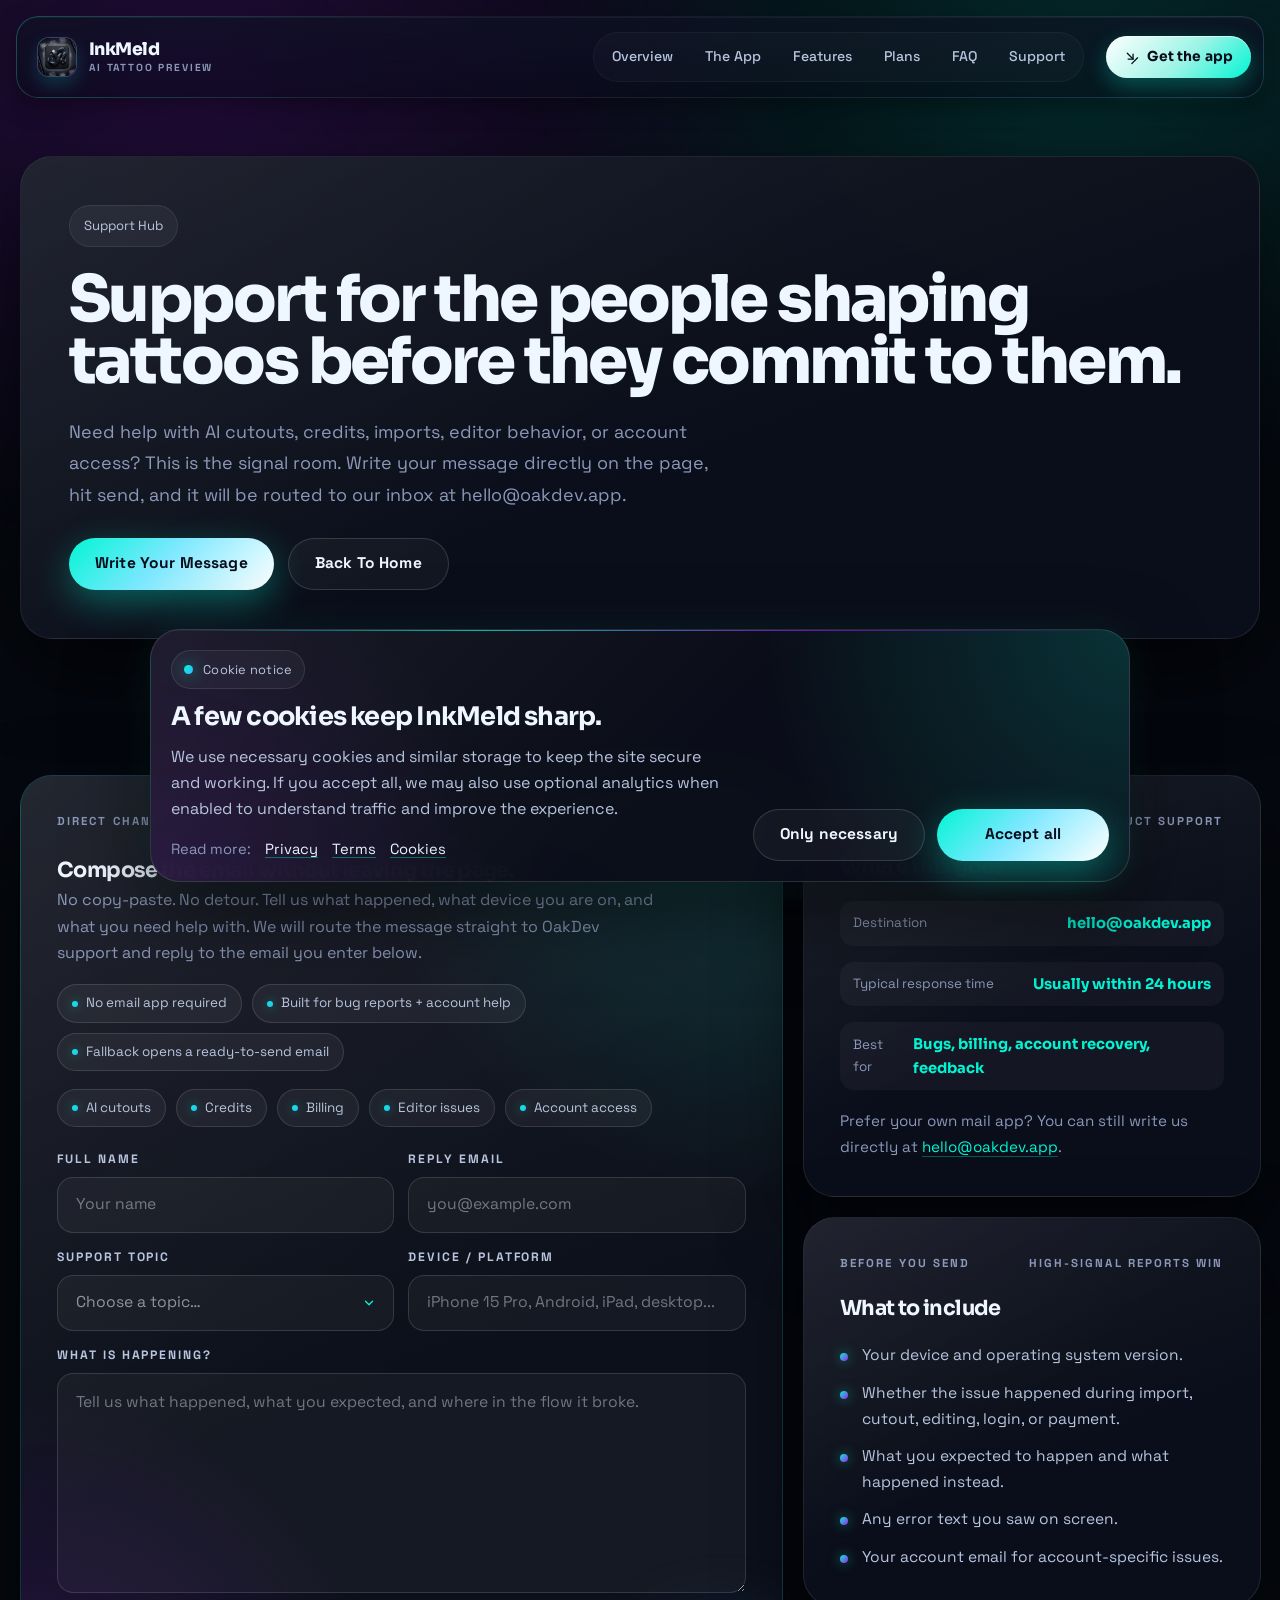
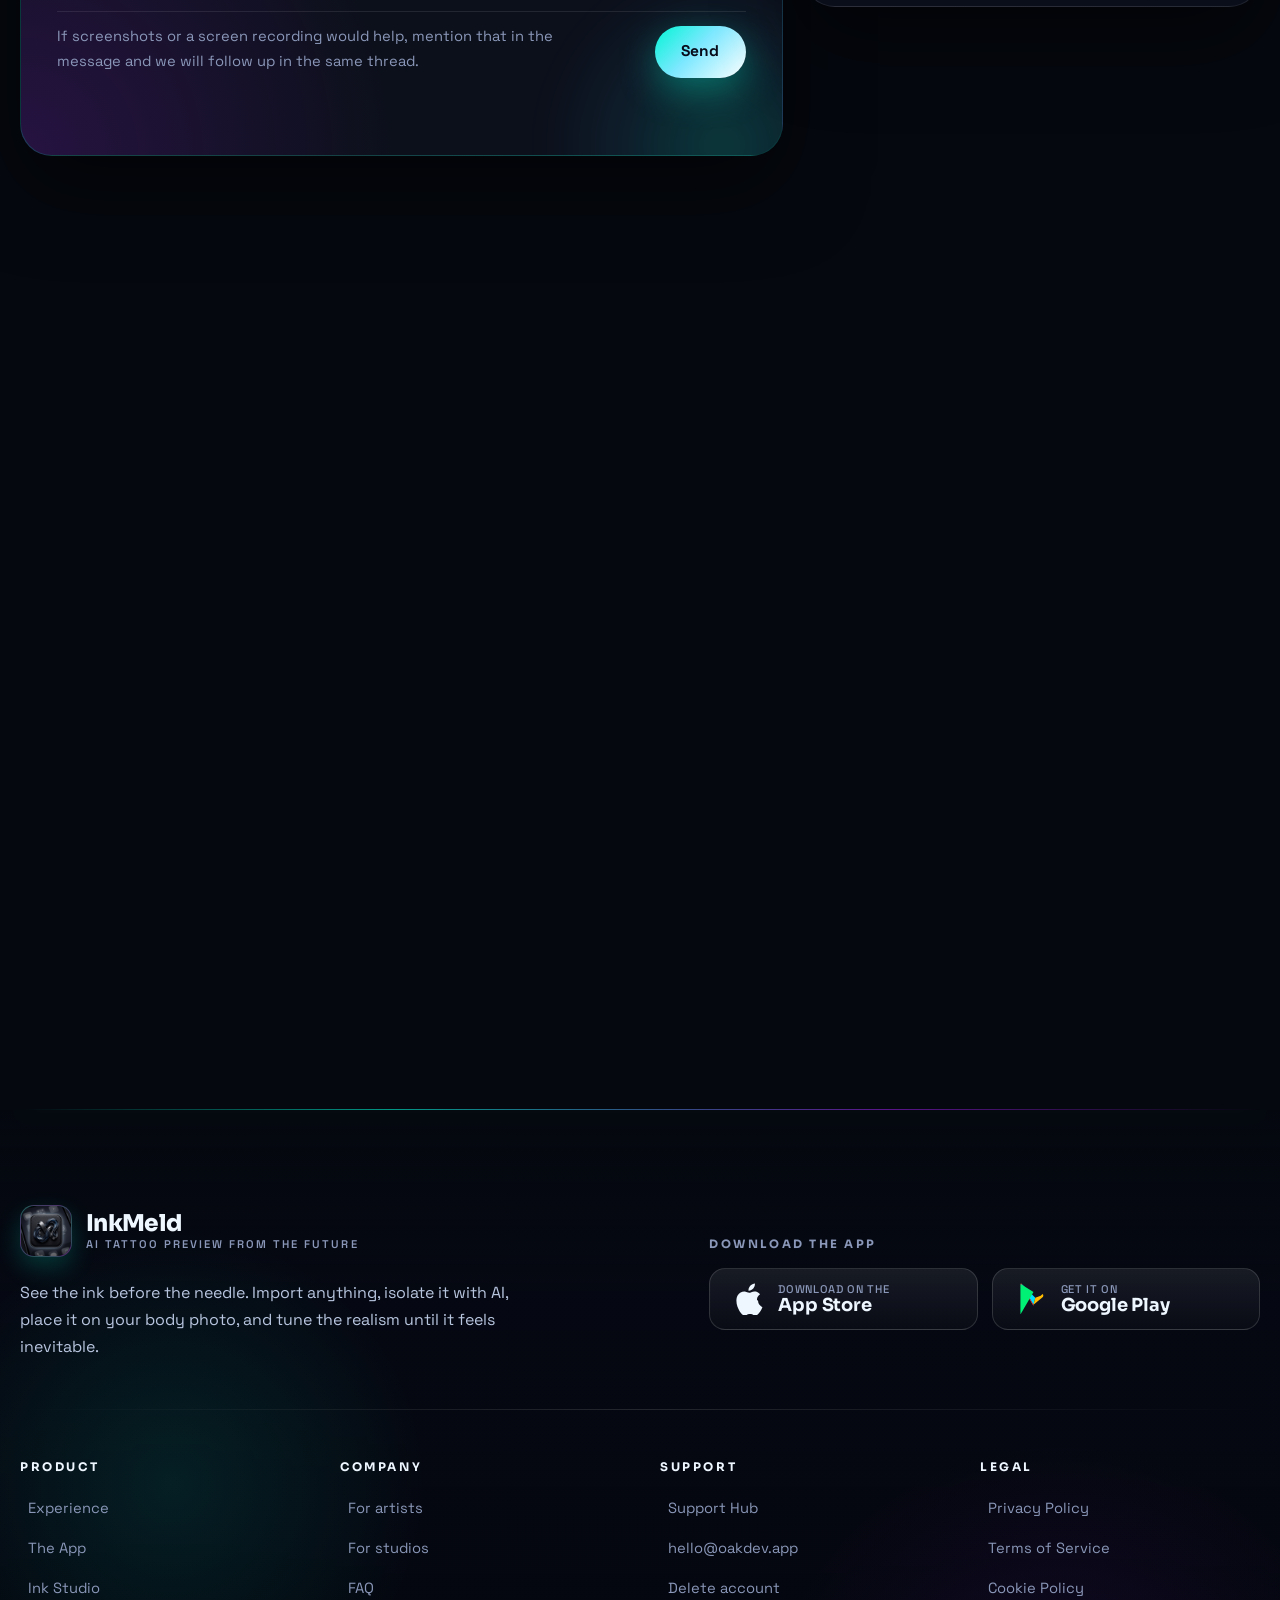
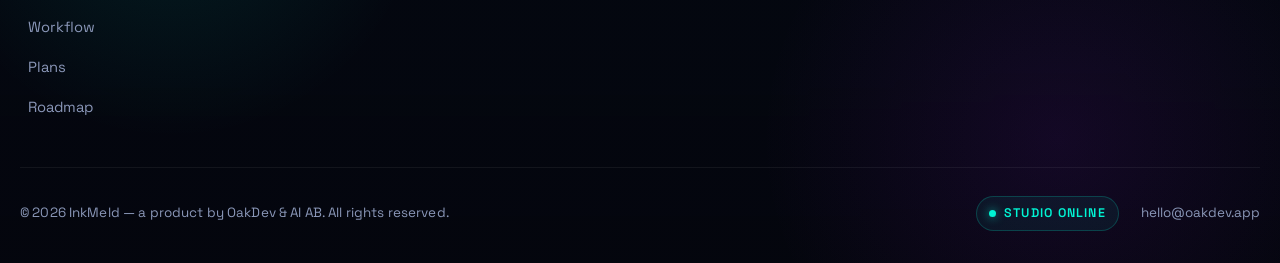
<file: support/index.html>
<!DOCTYPE html>
<html lang="en">
<head>
  <meta charset="UTF-8">
  <meta name="viewport" content="width=device-width, initial-scale=1.0">
  <title>Support Hub | InkMeld</title>
  <meta
    name="description"
    content="Get support for InkMeld, including help with AI cutouts, credits, account issues, and tattoo preview workflows."
  >
  <meta name="theme-color" content="#050816">
  <meta property="og:title" content="Support Hub | InkMeld">
  <meta property="og:description" content="Get support for InkMeld, including help with AI cutouts, credits, account issues, and tattoo preview workflows.">
  <meta property="og:type" content="website">
  <meta property="og:url" content="https://inkmeld.oakdev.app/support">
  <meta property="og:image" content="https://inkmeld.oakdev.app/assets/mainlogo-premium-dark.png">
  <meta name="twitter:card" content="summary_large_image">
  <meta name="twitter:title" content="Support Hub | InkMeld">
  <meta name="twitter:description" content="Get support for InkMeld, including help with AI cutouts, credits, account issues, and tattoo preview workflows.">
  <meta name="twitter:image" content="https://inkmeld.oakdev.app/assets/mainlogo-premium-dark.png">
  <script>document.documentElement.classList.add('js');</script>
  <link rel="stylesheet" href="/css/global.css">
  <link rel="stylesheet" href="/css/cookie-consent.css">
  <style>
    .support-contact-shell {
      align-items: start;
    }

    .support-composer,
    .support-side-card {
      padding: clamp(24px, 4vw, 36px);
    }

    .support-composer {
      position: relative;
      isolation: isolate;
      gap: 22px;
      border-color: rgba(0, 245, 212, 0.18);
      background:
        radial-gradient(circle at top right, rgba(0, 245, 212, 0.16), transparent 34%),
        radial-gradient(circle at bottom left, rgba(160, 32, 240, 0.18), transparent 30%),
        linear-gradient(160deg, rgba(255, 255, 255, 0.08), rgba(255, 255, 255, 0.02) 60%),
        rgba(8, 12, 24, 0.94);
    }

    .support-composer > * {
      position: relative;
      z-index: 1;
    }

    .support-composer-glow {
      position: absolute;
      right: -120px;
      bottom: -170px;
      width: 360px;
      height: 360px;
      border-radius: 50%;
      background: radial-gradient(circle, rgba(0, 245, 212, 0.18), rgba(56, 182, 255, 0.06) 46%, transparent 72%);
      filter: blur(14px);
      pointer-events: none;
      z-index: 0;
    }

    .support-composer-head {
      display: grid;
      gap: 18px;
    }

    .support-composer-head .contact-copy {
      max-width: 60ch;
    }

    .support-composer .meta-topline,
    .support-side-card .meta-topline {
      flex-wrap: wrap;
    }

    .support-trust-strip,
    .support-badges {
      display: flex;
      flex-wrap: wrap;
      gap: 10px;
    }

    .support-trust-pill,
    .support-badge {
      display: inline-flex;
      align-items: center;
      gap: 8px;
      padding: 10px 14px;
      border-radius: 999px;
      border: 1px solid rgba(255, 255, 255, 0.12);
      background: rgba(255, 255, 255, 0.05);
      color: var(--text-soft);
      font-size: 0.84rem;
      line-height: 1.2;
    }

    .support-trust-pill::before,
    .support-badge::before {
      content: '';
      width: 6px;
      height: 6px;
      border-radius: 50%;
      background: linear-gradient(135deg, var(--neon-cyan), var(--neon-blue));
      box-shadow: 0 0 10px rgba(0, 245, 212, 0.42);
      flex-shrink: 0;
    }

    .support-mail-form {
      display: grid;
      gap: 18px;
    }

    .support-form-grid {
      display: grid;
      grid-template-columns: repeat(2, minmax(0, 1fr));
      gap: 14px;
    }

    .support-field {
      display: grid;
      gap: 8px;
    }

    .support-field--full {
      grid-column: 1 / -1;
    }

    .support-label {
      color: var(--text-soft);
      font-size: 0.76rem;
      font-weight: 700;
      letter-spacing: 0.16em;
      text-transform: uppercase;
    }

    .support-input,
    .support-select,
    .support-textarea {
      width: 100%;
      min-height: 56px;
      padding: 0 18px;
      border-radius: 16px;
      border: 1px solid rgba(255, 255, 255, 0.13);
      background: rgba(255, 255, 255, 0.04);
      color: var(--text-main);
      font-family: inherit;
      font-size: 0.98rem;
      transition: border-color 0.2s ease, background 0.2s ease, box-shadow 0.2s ease;
    }

    .support-textarea {
      min-height: 220px;
      padding: 16px 18px;
      resize: vertical;
      line-height: 1.6;
    }

    .support-input::placeholder,
    .support-textarea::placeholder {
      color: rgba(238, 246, 255, 0.42);
    }

    .support-input:hover,
    .support-textarea:hover,
    .support-select-shell:hover .support-select {
      border-color: rgba(255, 255, 255, 0.22);
      background: rgba(255, 255, 255, 0.055);
    }

    .support-input:focus,
    .support-select:focus,
    .support-textarea:focus {
      outline: none;
      border-color: rgba(0, 245, 212, 0.45);
      background: rgba(0, 245, 212, 0.06);
      box-shadow: 0 0 0 4px rgba(0, 245, 212, 0.1);
    }

    /* Custom select — kills the Windows 95 default dropdown */
    .support-select-shell {
      position: relative;
      isolation: isolate;
    }

    .support-select {
      -webkit-appearance: none;
      appearance: none;
      padding-right: 48px;
      cursor: pointer;
      background-image: none;
    }

    .support-select:invalid {
      color: rgba(238, 246, 255, 0.55);
    }

    .support-select option {
      background: #0a0e1c;
      color: var(--text-main);
      padding: 10px;
    }

    .support-select option[disabled] {
      color: rgba(238, 246, 255, 0.4);
    }

    .support-select-caret {
      position: absolute;
      right: 18px;
      top: 50%;
      transform: translateY(-50%);
      color: var(--neon-cyan);
      pointer-events: none;
      transition: transform 0.2s ease;
      z-index: 1;
    }

    .support-select-shell:focus-within .support-select-caret {
      transform: translateY(-50%) rotate(180deg);
    }

    .support-form-footer {
      display: flex;
      flex-wrap: wrap;
      align-items: center;
      justify-content: space-between;
      gap: 14px;
      padding-top: 8px;
      border-top: 1px solid rgba(255, 255, 255, 0.09);
    }

    .support-form-note {
      max-width: 56ch;
      color: var(--text-muted);
      font-size: 0.92rem;
      line-height: 1.7;
    }

    .support-submit[disabled] {
      cursor: wait;
      opacity: 0.88;
    }

    .support-form-status {
      min-height: 1.5em;
      color: var(--text-soft);
      font-size: 0.94rem;
    }

    .support-form-status[data-state="sending"] {
      color: var(--neon-blue);
    }

    .support-form-status[data-state="success"] {
      color: var(--neon-cyan);
    }

    .support-form-status[data-state="fallback"] {
      color: var(--neon-gold);
    }

    .support-form-status[data-state="error"] {
      color: #ffd0d8;
    }

    .support-side-stack {
      display: grid;
      gap: 20px;
    }

    .support-side-card {
      gap: 18px;
    }

    .support-side-card .list-clean {
      gap: 12px;
    }

    .support-side-link {
      color: var(--neon-cyan);
      text-decoration: underline;
      text-decoration-color: rgba(0, 245, 212, 0.32);
      text-underline-offset: 4px;
    }

    .support-side-link:hover {
      text-decoration-color: rgba(0, 245, 212, 0.7);
    }

    .support-honeypot {
      position: absolute;
      left: -9999px;
      width: 1px;
      height: 1px;
      opacity: 0;
      pointer-events: none;
    }

    @media (max-width: 860px) {
      .support-form-grid {
        grid-template-columns: 1fr;
      }

      .support-form-footer {
        align-items: stretch;
      }

      .support-form-footer .support-actions,
      .support-form-footer .support-actions > * {
        width: 100%;
      }
    }
  </style>
  <link rel="canonical" href="https://inkmeld.oakdev.app/support">
  <link rel="icon" type="image/png" href="/assets/logo-launcher-256.png">
  <link rel="apple-touch-icon" href="/assets/apple-touch-icon.png">
  <link rel="manifest" href="/site.webmanifest">

  <script type="module" src="/js/firebase-client.js"></script>
  <script src="/js/components/navbar.js" defer></script>
  <script src="/js/components/footer.js" defer></script>
  <script src="/js/main.js" defer></script>
  <script src="/js/cookie-consent.js" defer></script>
</head>
<body>
  <div class="scroll-progress" aria-hidden="true"></div>

  <inkmeld-navbar></inkmeld-navbar>

  <main id="main-content" class="page-shell">
    <section class="page-hero">
      <div class="container">
        <article class="panel page-hero-inner reveal">
          <span class="page-pill">Support Hub</span>
          <h1 class="page-title">Support for the people shaping tattoos before they commit to them.</h1>
          <p class="page-copy">
            Need help with AI cutouts, credits, imports, editor behavior, or account access? This is the signal room.
            Write your message directly on the page, hit send, and it will be routed to our inbox at hello@oakdev.app.
          </p>

          <div class="support-actions">
            <a class="btn-primary" href="#contact-composer">Write Your Message</a>
            <a class="btn-secondary" href="/">Back To Home</a>
          </div>
        </article>
      </div>
    </section>

    <section>
      <div class="container contact-grid support-contact-shell">
        <article id="contact-composer" class="panel contact-card reveal support-composer">
          <div class="support-composer-glow" aria-hidden="true"></div>
          <div class="meta-topline">
            <span>Direct channel</span>
            <span>Messages land in hello@oakdev.app</span>
          </div>
          <div class="support-composer-head">
            <div>
              <h2 class="contact-title">Compose the email without leaving the page.</h2>
              <p class="contact-copy">
                No copy-paste. No detour. Tell us what happened, what device you are on, and what you need help with. We will
                route the message straight to OakDev support and reply to the email you enter below.
              </p>
            </div>
            <div class="support-trust-strip" aria-label="Support form highlights">
              <span class="support-trust-pill">No email app required</span>
              <span class="support-trust-pill">Built for bug reports + account help</span>
              <span class="support-trust-pill">Fallback opens a ready-to-send email</span>
            </div>
            <div class="support-badges" aria-label="Common support topics">
              <span class="support-badge">AI cutouts</span>
              <span class="support-badge">Credits</span>
              <span class="support-badge">Billing</span>
              <span class="support-badge">Editor issues</span>
              <span class="support-badge">Account access</span>
            </div>
          </div>

          <form
            class="support-mail-form"
            action="https://formsubmit.co/hello@oakdev.app"
            method="POST"
            data-support-form
          >
            <input type="hidden" name="_subject" value="InkMeld Support Request" data-support-subject>
            <input type="hidden" name="_template" value="table">
            <input type="hidden" name="_captcha" value="false">
            <input class="support-honeypot" type="text" name="_honey" tabindex="-1" autocomplete="off">

            <div class="support-form-grid">
              <label class="support-field">
                <span class="support-label">Full Name</span>
                <input
                  class="support-input"
                  type="text"
                  name="name"
                  placeholder="Your name"
                  autocomplete="name"
                >
              </label>

              <label class="support-field">
                <span class="support-label">Reply Email</span>
                <input
                  class="support-input"
                  type="email"
                  name="email"
                  placeholder="you@example.com"
                  autocomplete="email"
                  required
                >
              </label>

              <label class="support-field">
                <span class="support-label">Support Topic</span>
                <div class="support-select-shell">
                  <select class="support-select" name="topic" required>
                    <option value="" disabled selected hidden>Choose a topic…</option>
                    <option value="General support">General support</option>
                    <option value="Account access">Account access</option>
                    <option value="Credits or billing">Credits or billing</option>
                    <option value="Bug report">Bug report</option>
                    <option value="Feature feedback">Feature feedback</option>
                    <option value="Studio / business inquiry">Studio / business inquiry</option>
                  </select>
                  <svg class="support-select-caret" width="14" height="14" viewBox="0 0 24 24" fill="none" stroke="currentColor" stroke-width="2.4" stroke-linecap="round" stroke-linejoin="round" aria-hidden="true"><polyline points="6 9 12 15 18 9"/></svg>
                </div>
              </label>

              <label class="support-field">
                <span class="support-label">Device / Platform</span>
                <input
                  class="support-input"
                  type="text"
                  name="device"
                  placeholder="iPhone 15 Pro, Android, iPad, desktop..."
                >
              </label>

              <label class="support-field support-field--full">
                <span class="support-label">What Is Happening?</span>
                <textarea
                  class="support-textarea"
                  name="message"
                  placeholder="Tell us what happened, what you expected, and where in the flow it broke."
                  required
                ></textarea>
              </label>
            </div>

            <div class="support-form-footer">
              <p class="support-form-note">
                If screenshots or a screen recording would help, mention that in the message and we will follow up in the same
                thread.
              </p>
              <div class="support-actions">
                <button class="btn-primary support-submit" type="submit" data-support-submit>Send</button>
              </div>
            </div>

            <p class="support-form-status" data-support-status role="status" aria-live="polite"></p>
          </form>
        </article>

        <div class="support-side-stack">
          <article class="panel contact-card reveal support-side-card">
            <div class="meta-topline">
              <span>Inbox details</span>
              <span>Human + product support</span>
            </div>
            <h2 class="contact-title">Where this goes</h2>
            <div class="contact-stack">
              <div class="mini-stat">
                <span>Destination</span>
                <strong>hello@oakdev.app</strong>
              </div>
              <div class="mini-stat">
                <span>Typical response time</span>
                <strong>Usually within 24 hours</strong>
              </div>
              <div class="mini-stat">
                <span>Best for</span>
                <strong>Bugs, billing, account recovery, feedback</strong>
              </div>
            </div>
            <p class="card-copy">
              Prefer your own mail app? You can still write us directly at
              <a class="support-side-link" href="mailto:hello@oakdev.app?subject=InkMeld%20Support%20Request">hello@oakdev.app</a>.
            </p>
          </article>

          <article class="panel contact-card reveal support-side-card">
            <div class="meta-topline">
              <span>Before you send</span>
              <span>High-signal reports win</span>
            </div>
            <h2 class="contact-title">What to include</h2>
            <ul class="list-clean">
              <li>Your device and operating system version.</li>
              <li>Whether the issue happened during import, cutout, editing, login, or payment.</li>
              <li>What you expected to happen and what happened instead.</li>
              <li>Any error text you saw on screen.</li>
              <li>Your account email for account-specific issues.</li>
            </ul>
          </article>
        </div>
      </div>
    </section>

    <section>
      <div class="container">
        <div class="section-heading reveal">
          <span class="eyebrow">Fast Answers</span>
          <h2 class="section-title">The questions that show up most.</h2>
        </div>

        <div class="support-grid">
          <article class="panel support-card reveal">
            <h3 class="support-title">How do credits work?</h3>
            <p class="support-copy">
              InkMeld supports a monthly quota plus purchased AI credits for heavier processing. Purchase validation is designed
              to happen server-side before grants are applied.
            </p>
          </article>

          <article class="panel support-card reveal">
            <h3 class="support-title">The cutout missed pieces of the design. What should I do?</h3>
            <p class="support-copy">
              Try a source image with clearer contrast and less compression. Clean artwork with a strong silhouette usually
              produces the best isolation results.
            </p>
          </article>

          <article class="panel support-card reveal">
            <h3 class="support-title">My tattoo looks like it is floating over the skin.</h3>
            <p class="support-copy">
              Reduce opacity slightly, then increase skin blend, edge softness, and a touch of shadow. Those controls are there
              specifically to push the design into the body instead of keeping it flat.
            </p>
          </article>

          <article class="panel support-card reveal">
            <h3 class="support-title">Can I use a picture I found online?</h3>
            <p class="support-copy">
              Yes. The app is built around importing from many sources. Just make sure you have the rights you need before
              turning reference material into a real tattoo.
            </p>
          </article>
        </div>
      </div>
    </section>
  </main>

  <inkmeld-footer></inkmeld-footer>
  <script>
    (() => {
      const supportForm = document.querySelector('[data-support-form]');
      if (!supportForm) return;

      const statusEl = supportForm.querySelector('[data-support-status]');
      const submitButton = supportForm.querySelector('[data-support-submit]');
      const subjectField = supportForm.querySelector('[data-support-subject]');
      const relayEndpoint = 'https://formsubmit.co/ajax/hello@oakdev.app';

      const setStatus = (message, state = '') => {
        if (!statusEl) return;
        statusEl.textContent = message;
        if (state) {
          statusEl.dataset.state = state;
        } else {
          delete statusEl.dataset.state;
        }
      };

      const buildMailtoHref = () => {
        const formData = new FormData(supportForm);
        const name = (formData.get('name') || '').toString().trim();
        const email = (formData.get('email') || '').toString().trim();
        const topic = (formData.get('topic') || 'General support').toString().trim();
        const device = (formData.get('device') || '').toString().trim();
        const message = (formData.get('message') || '').toString().trim();

        const subject = encodeURIComponent(`InkMeld Support | ${topic}`);
        const body = encodeURIComponent(
          `Name: ${name || '-'}\nReply email: ${email || '-'}\nTopic: ${topic || '-'}\nDevice / platform: ${device || '-'}\n\nMessage:\n${message || '-'}`
        );

        return `mailto:hello@oakdev.app?subject=${subject}&body=${body}`;
      };

      supportForm.addEventListener('submit', async (event) => {
        event.preventDefault();

        if (!supportForm.reportValidity()) return;

        const formData = new FormData(supportForm);
        const honey = (formData.get('_honey') || '').toString().trim();
        if (honey) {
          supportForm.reset();
          setStatus('Message sent.', 'success');
          return;
        }

        const topic = (formData.get('topic') || 'General support').toString().trim();
        if (subjectField) {
          subjectField.value = `InkMeld Support | ${topic}`;
          formData.set('_subject', subjectField.value);
        }

        submitButton.disabled = true;
        submitButton.textContent = 'Sending...';
        setStatus('Sending your message to hello@oakdev.app...', 'sending');

        try {
          const response = await fetch(relayEndpoint, {
            method: 'POST',
            headers: {
              Accept: 'application/json'
            },
            body: formData
          });

          const result = await response.json().catch(() => ({}));
          if (!response.ok) {
            throw new Error(result.message || 'Support relay failed.');
          }

          supportForm.reset();
          setStatus('Message sent. We will reply to the email address you entered.', 'success');
        } catch (error) {
          setStatus('Automatic sending was unavailable, so we opened a ready-to-send email instead.', 'fallback');
          window.location.href = buildMailtoHref();
        } finally {
          submitButton.disabled = false;
          submitButton.textContent = 'Send';
        }
      });
    })();
  </script>
</body>
</html>
</file>
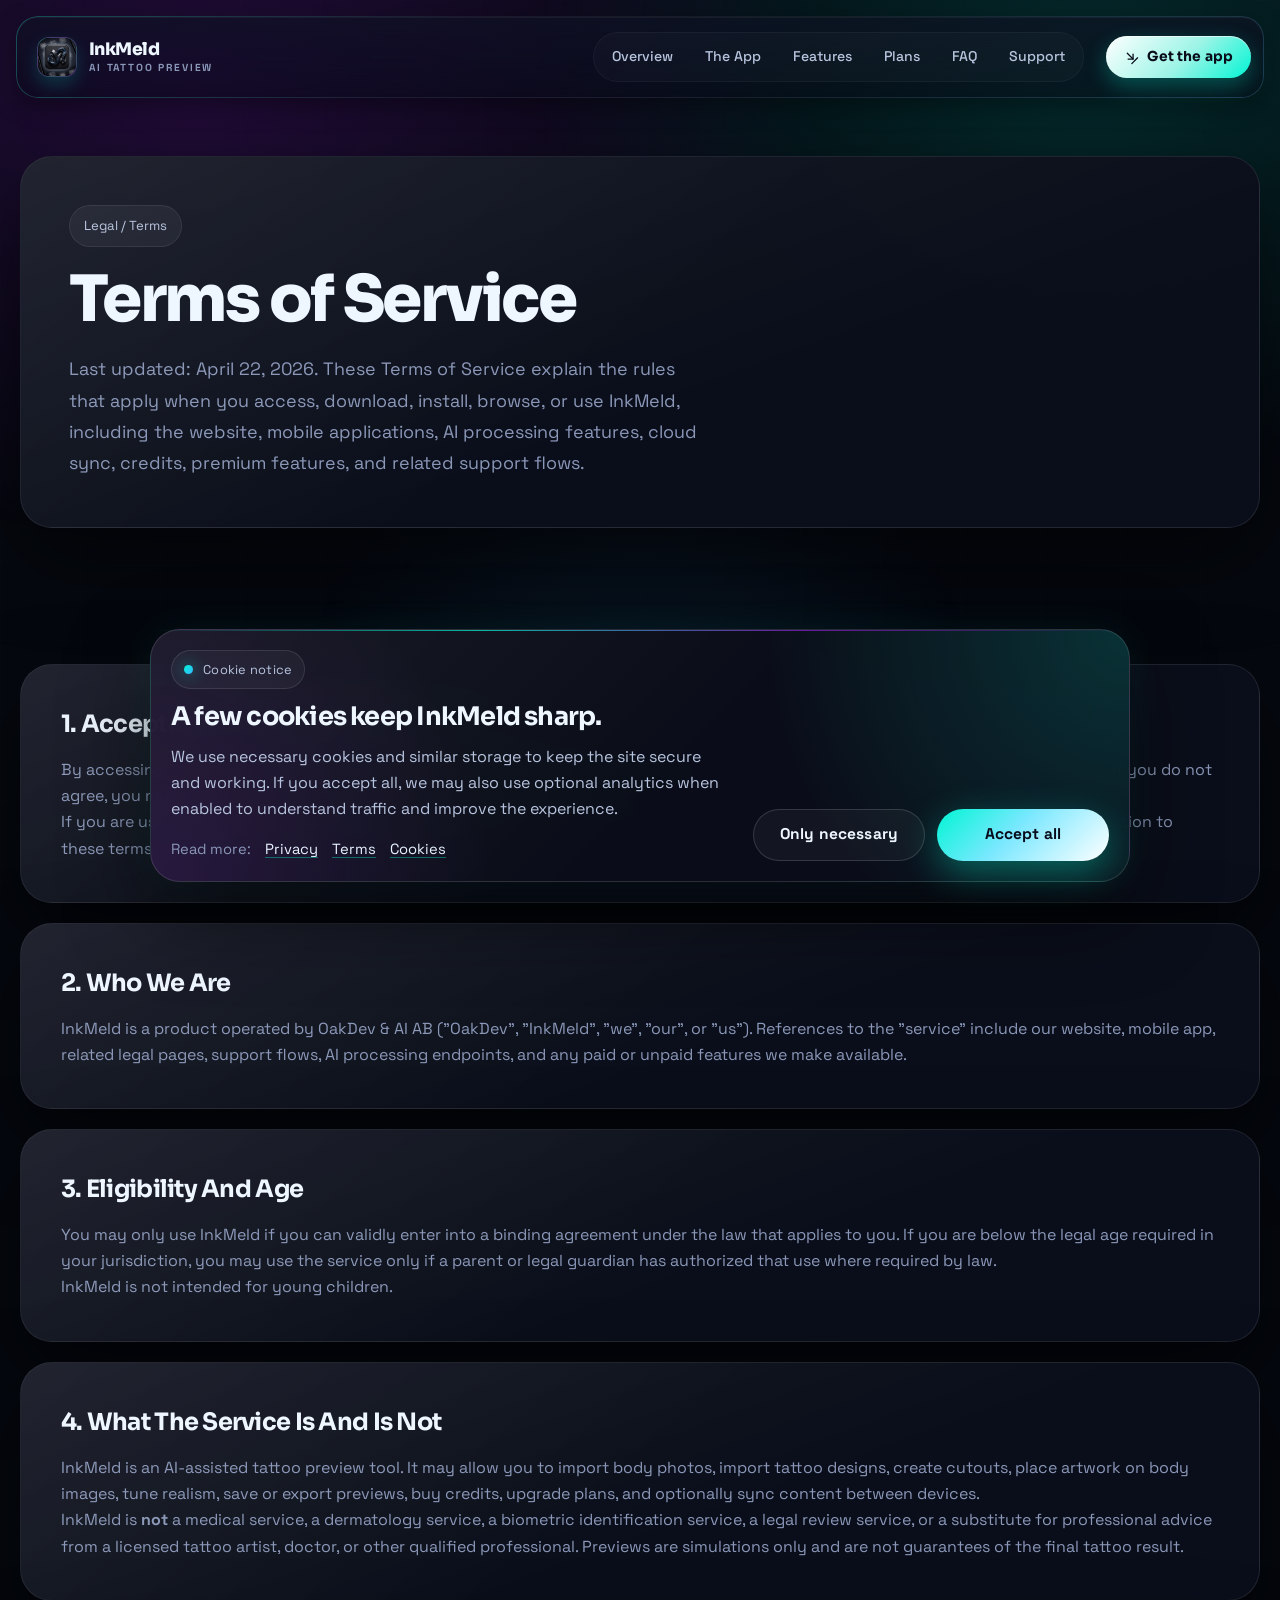
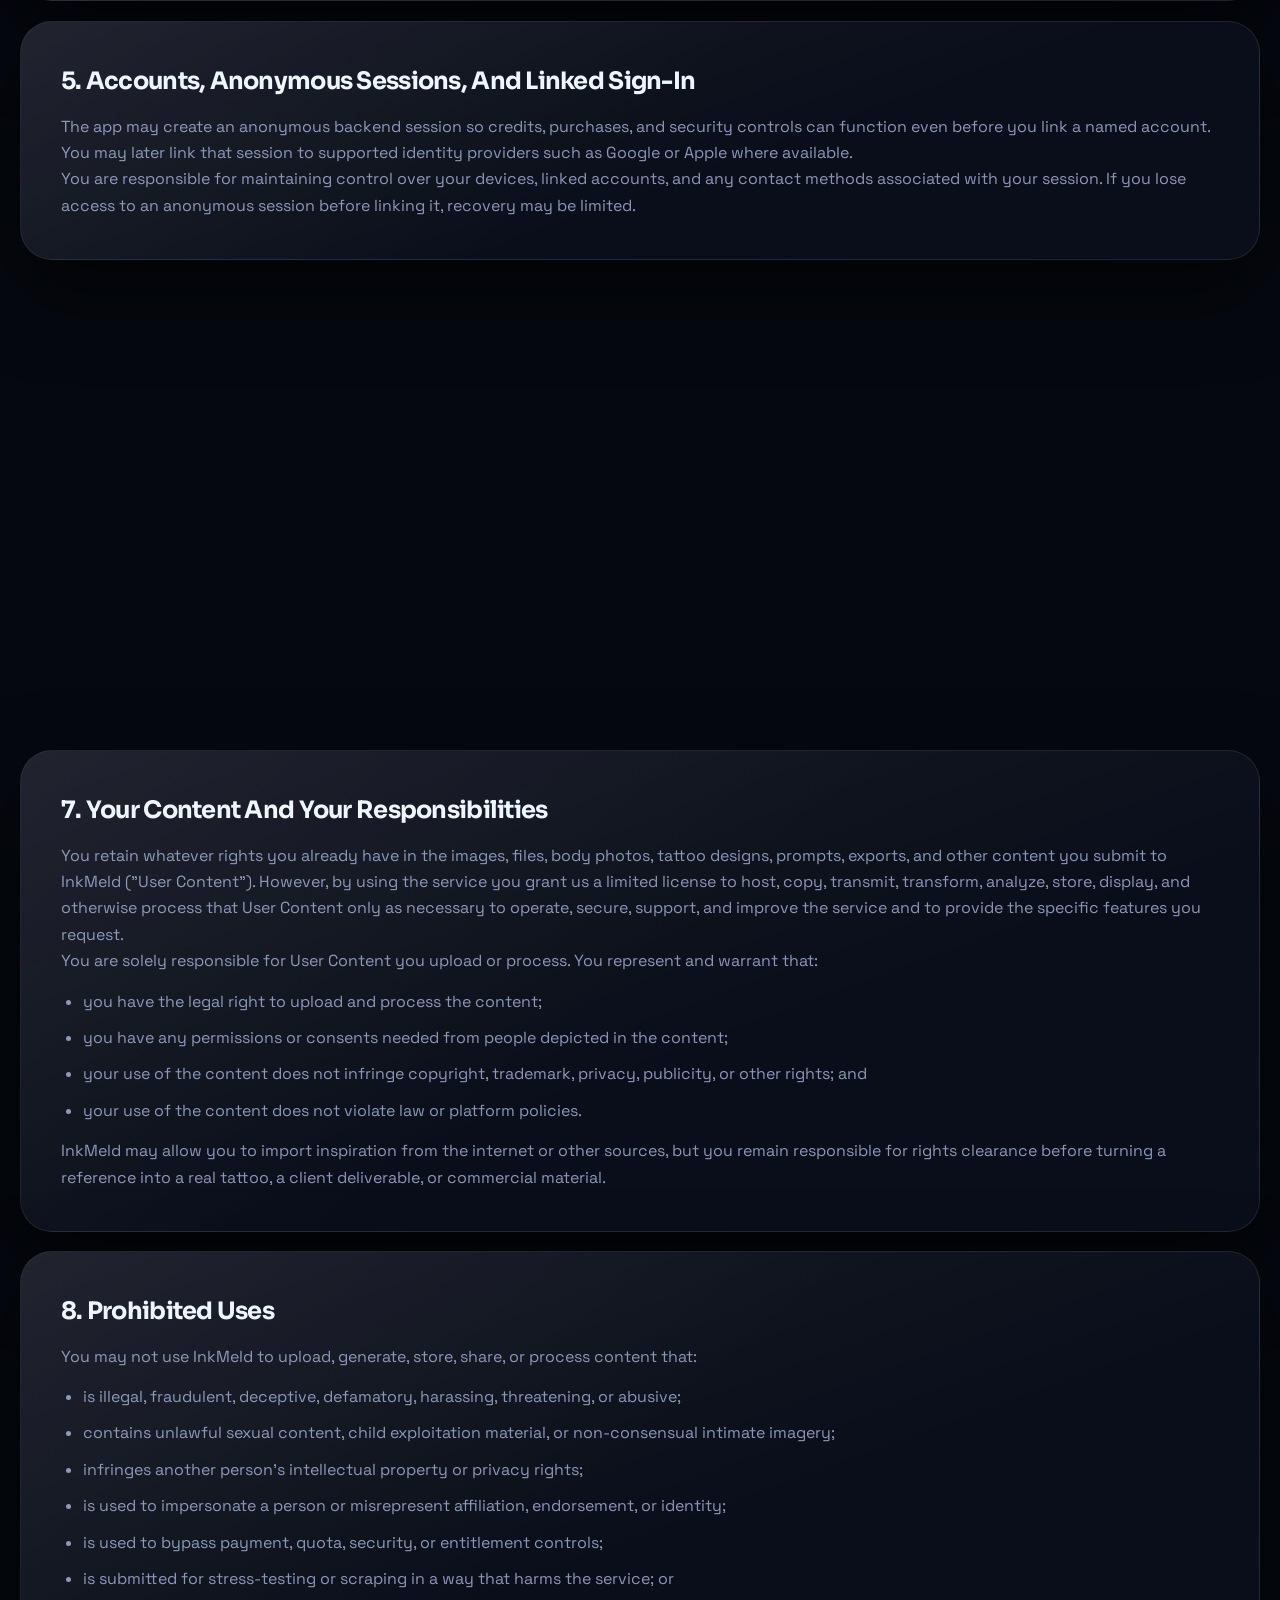
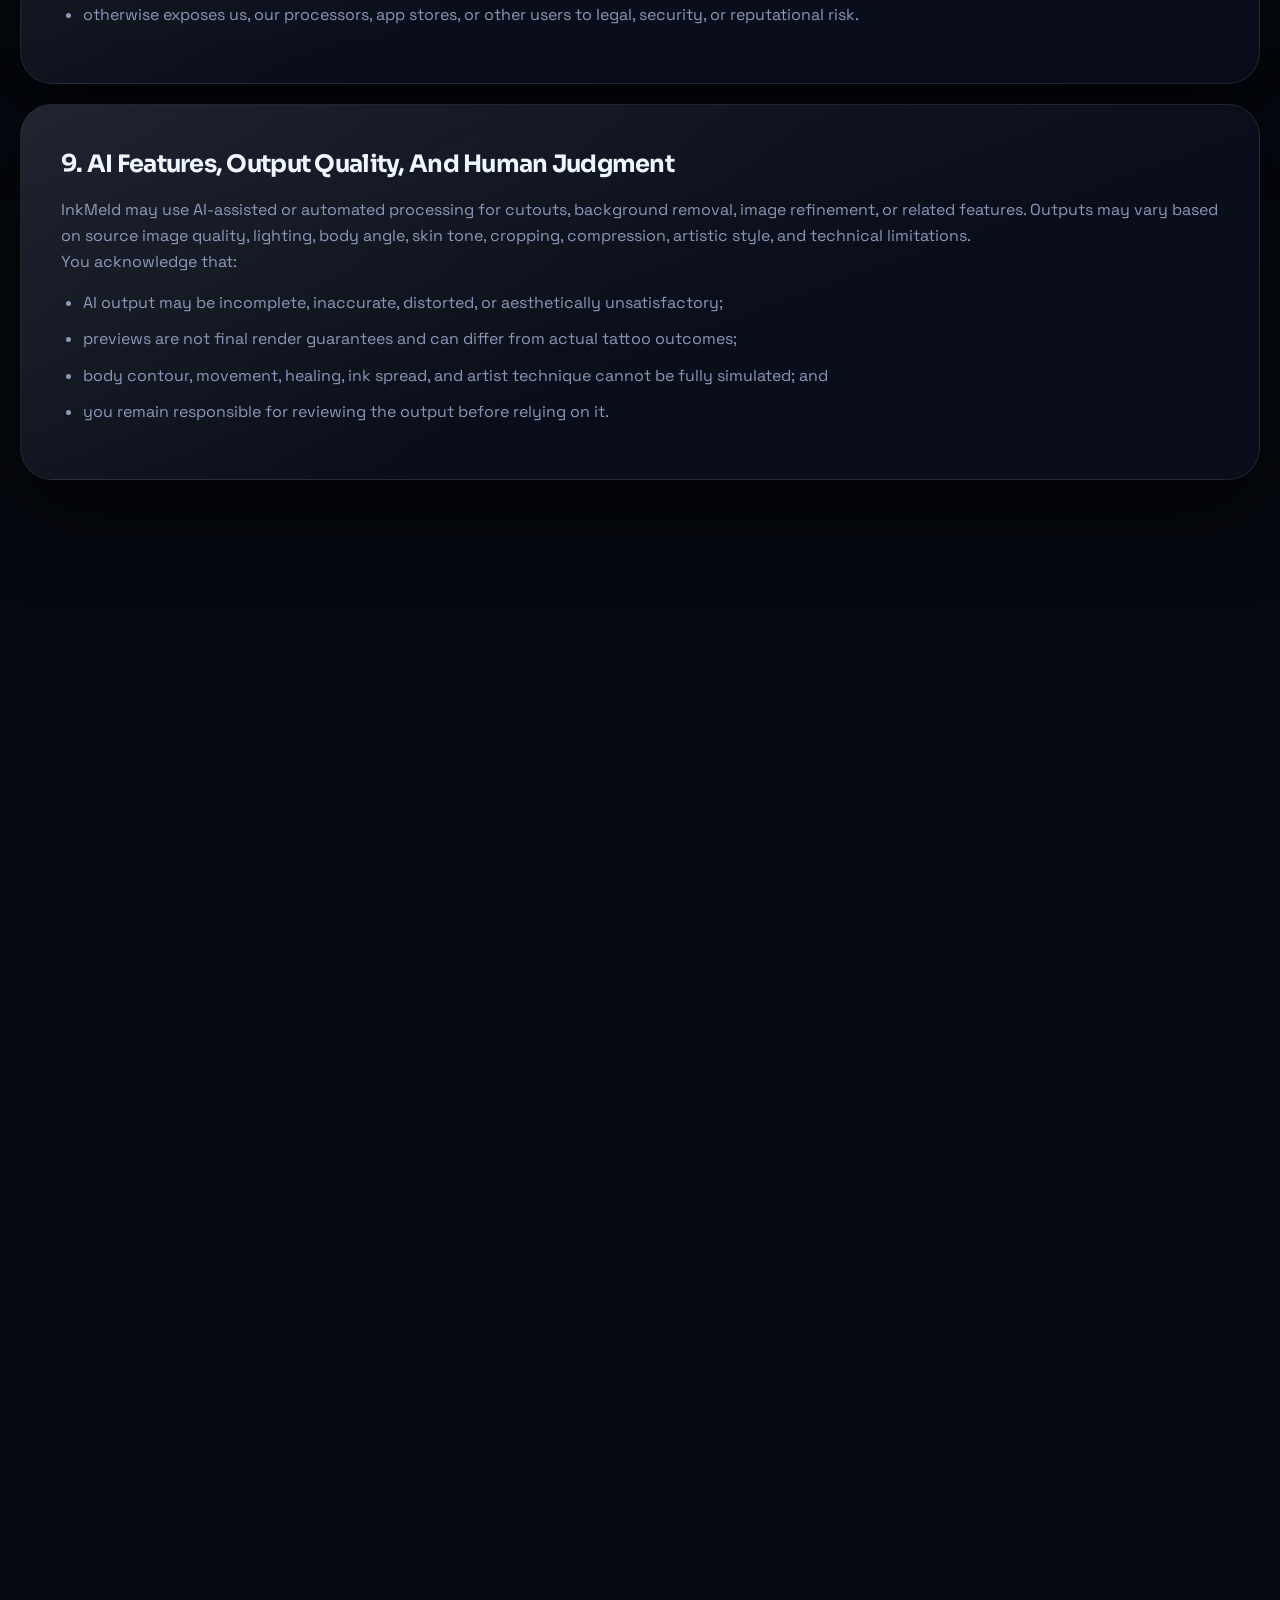
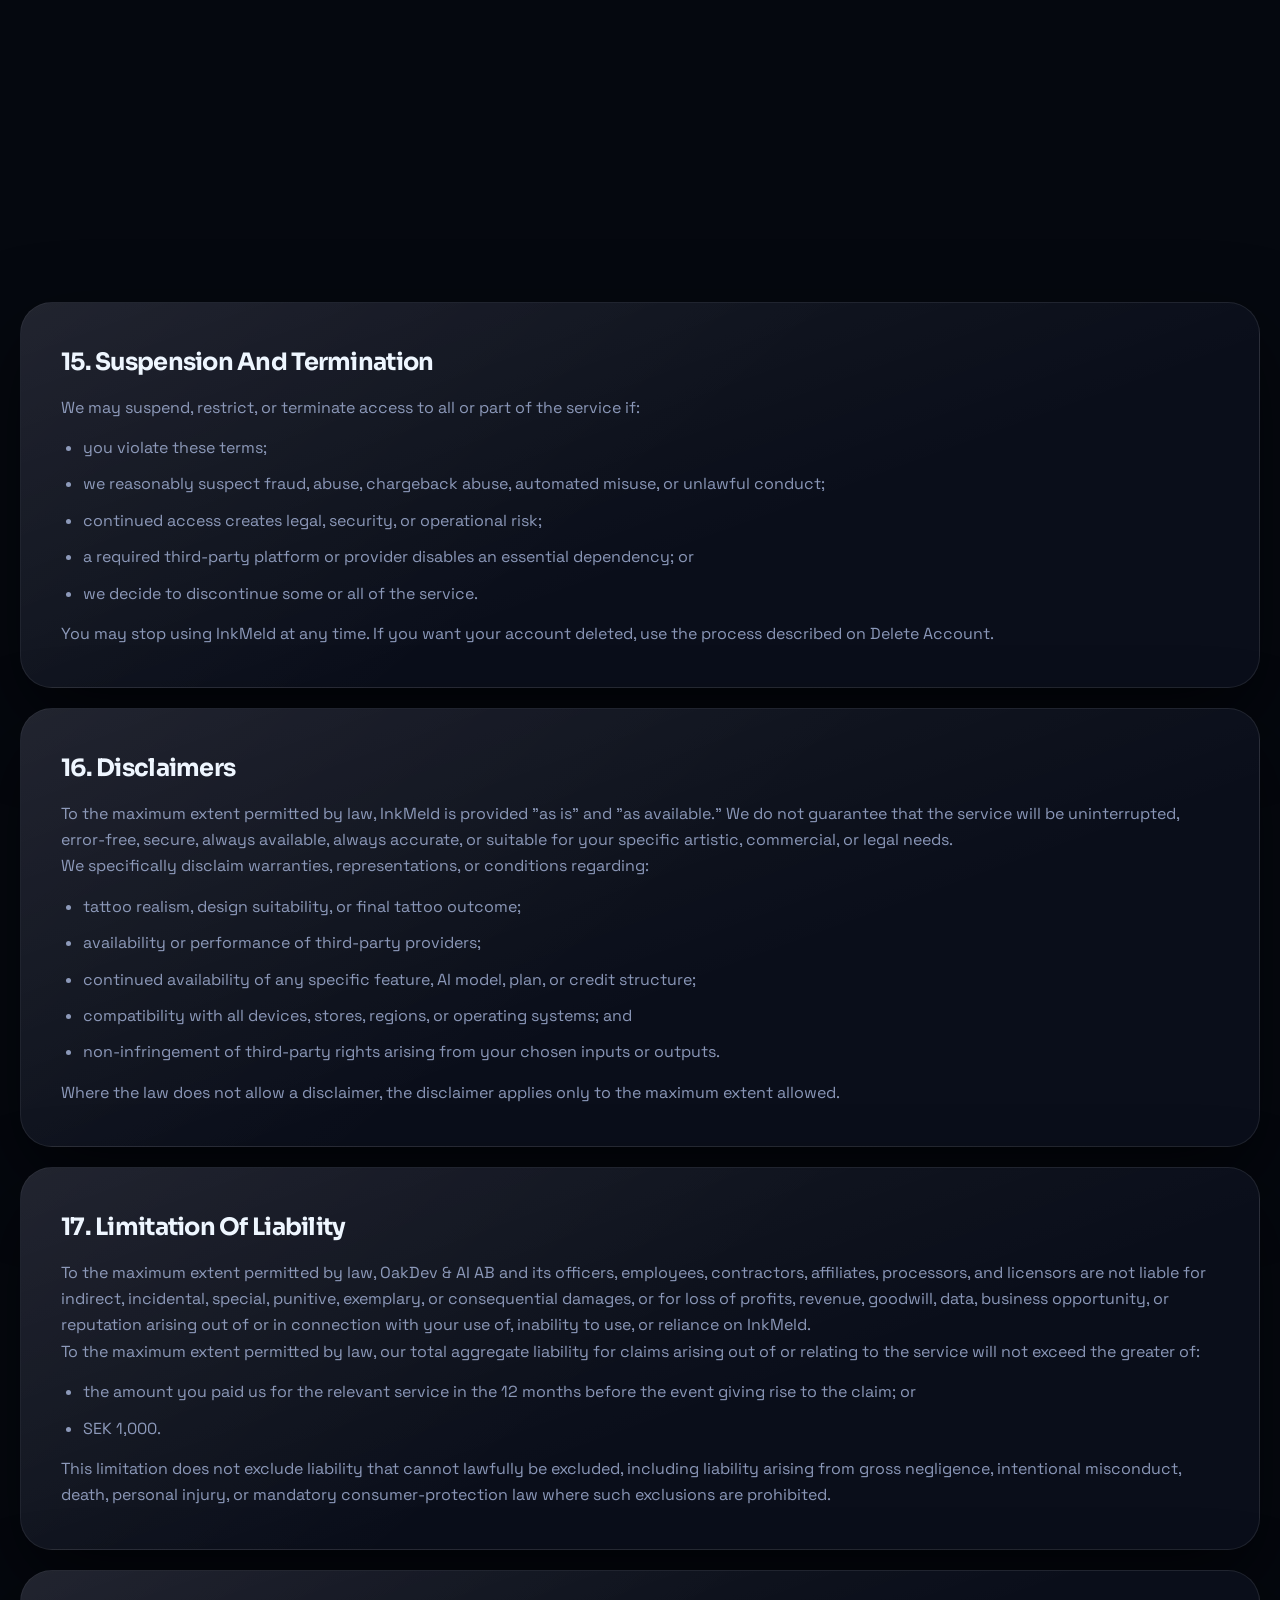
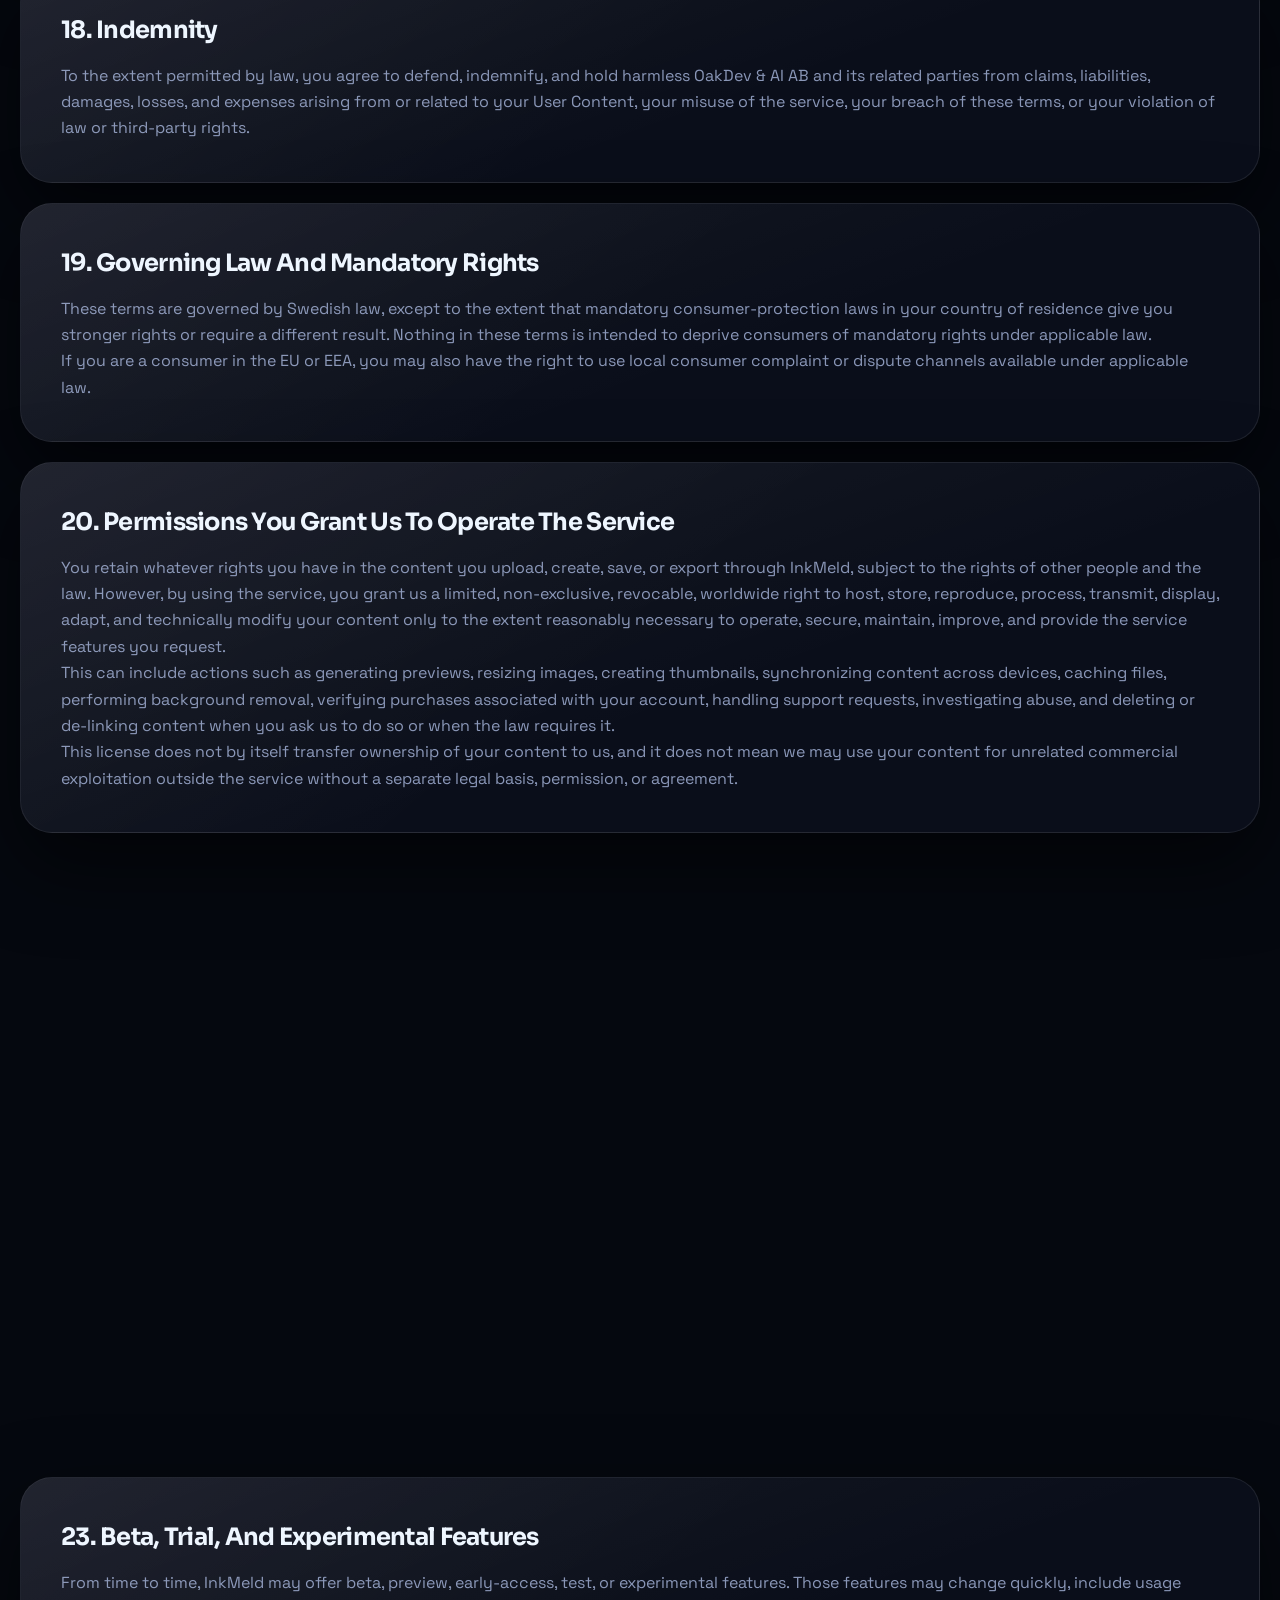
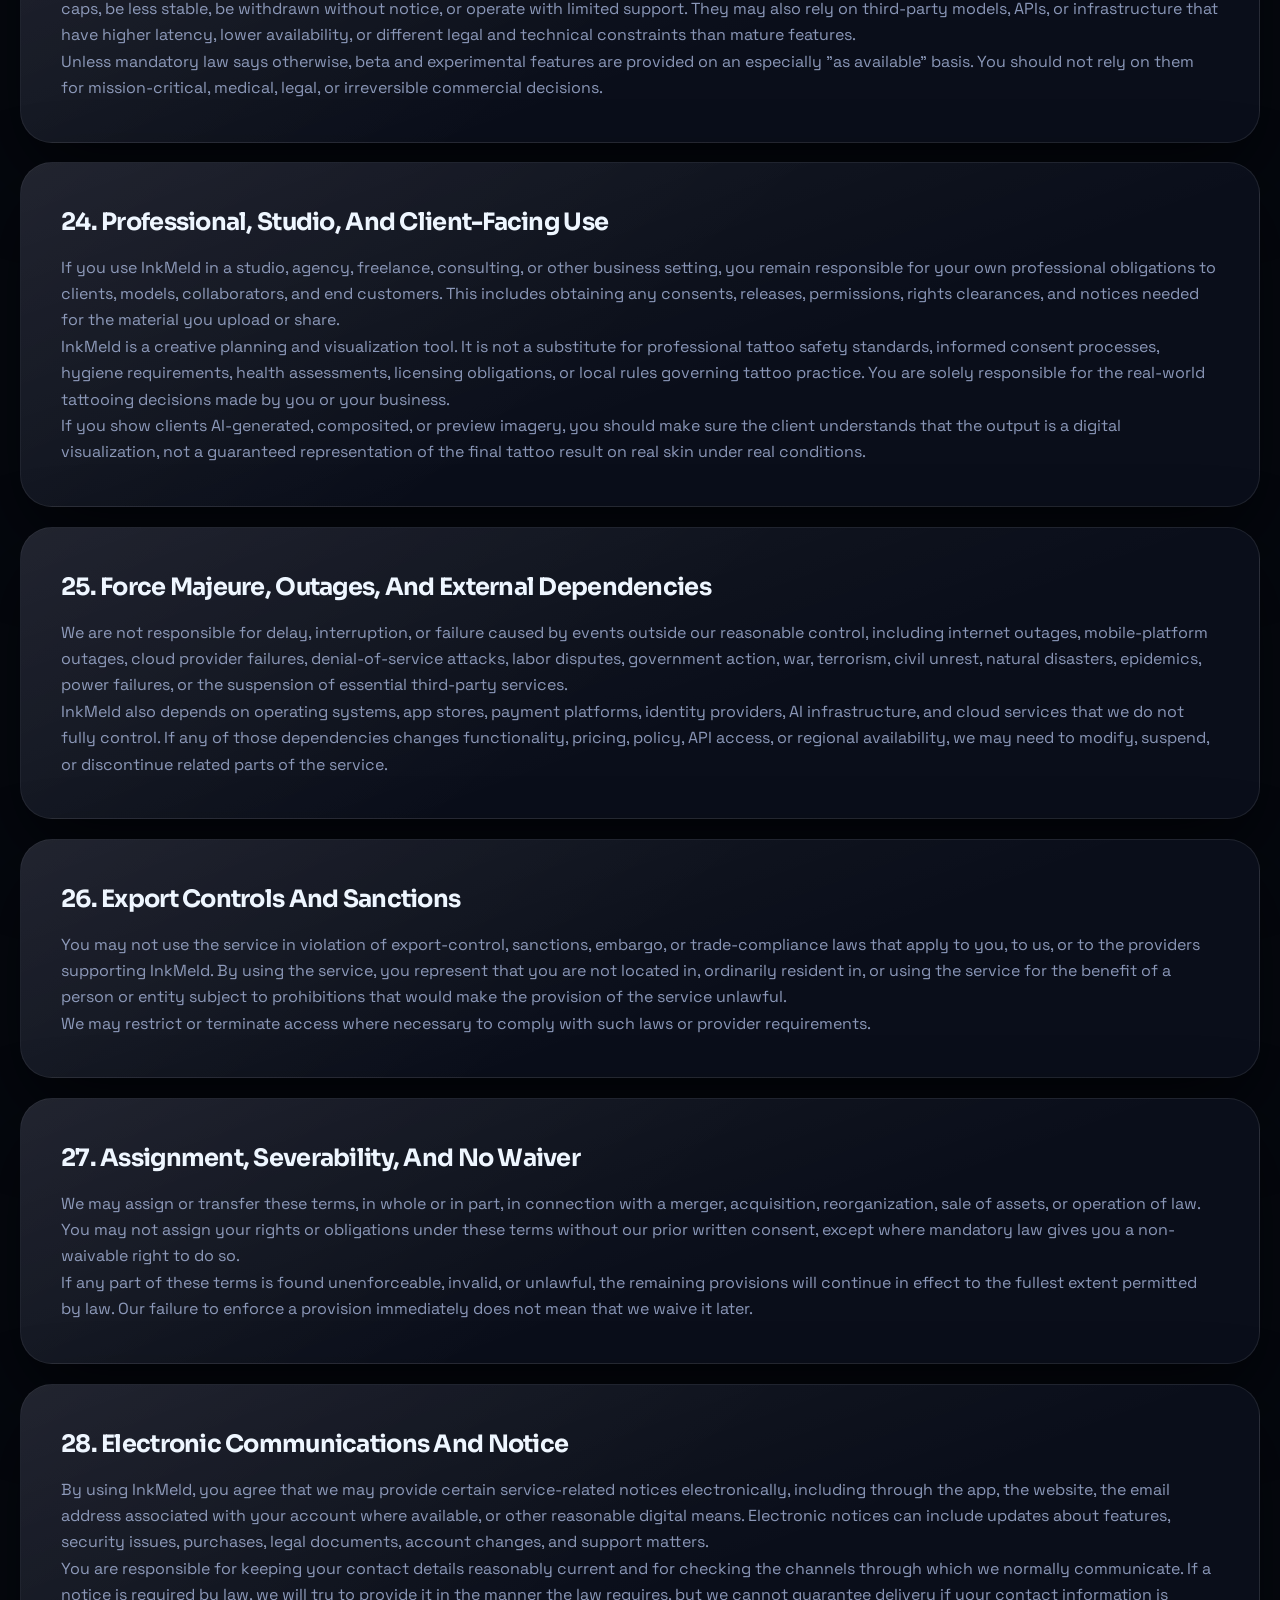
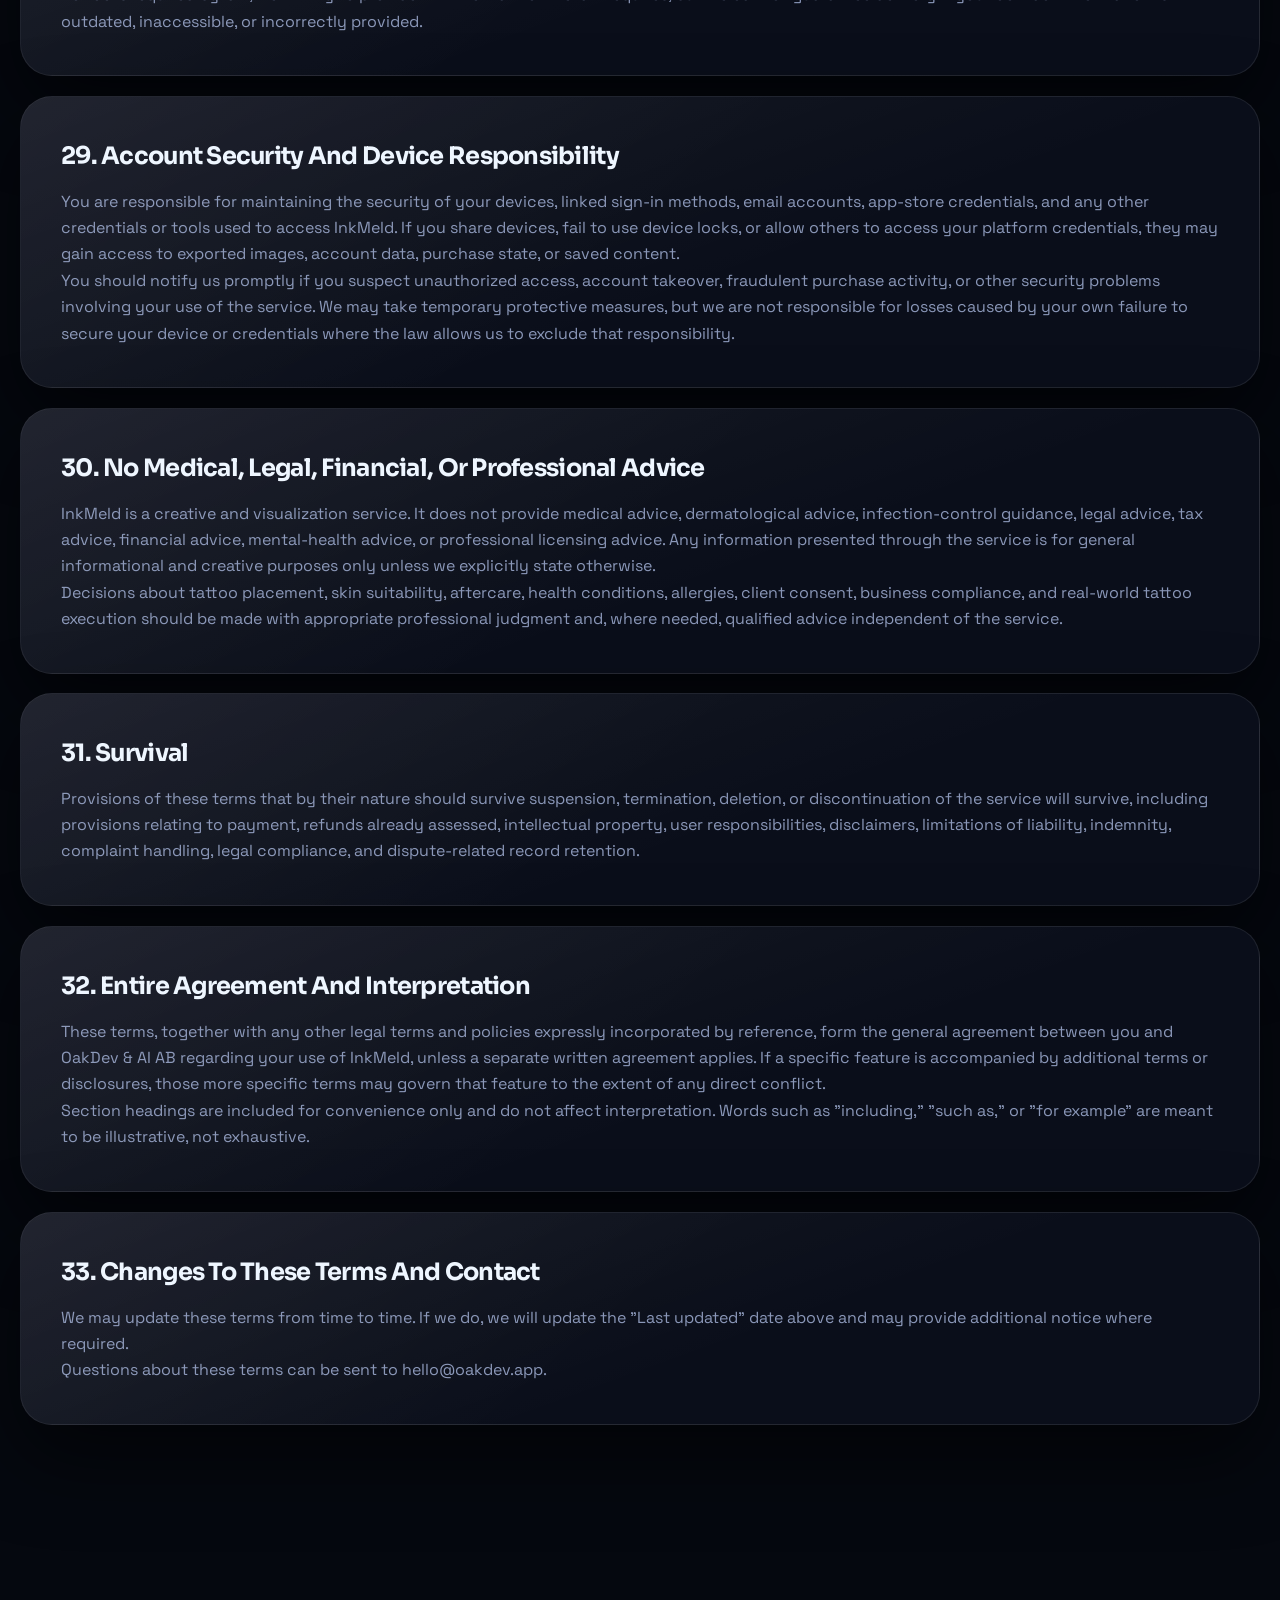
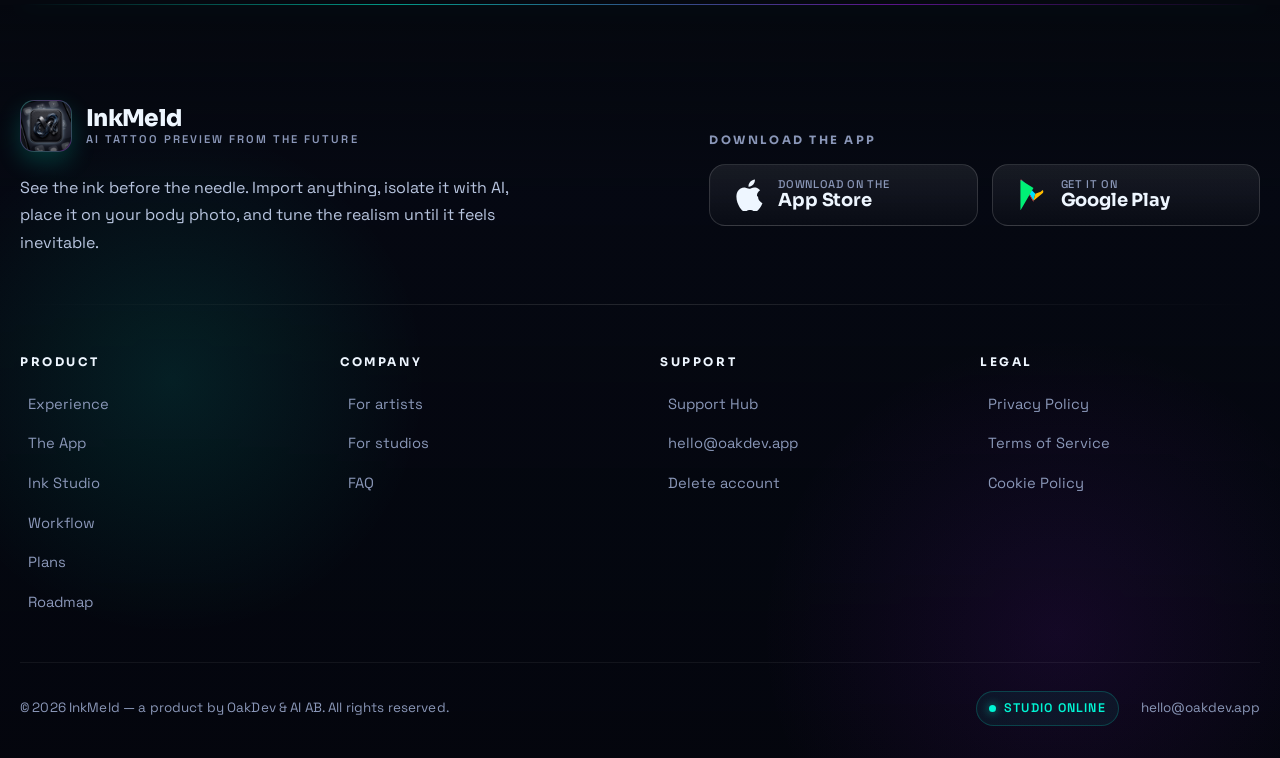
<file: terms/index.html>
<!DOCTYPE html>
<html lang="en">
<head>
  <meta charset="UTF-8">
  <meta name="viewport" content="width=device-width, initial-scale=1.0">
  <title>Terms of Service | InkMeld</title>
  <meta name="description" content="Read InkMeld's detailed Terms of Service covering app use, image uploads, AI features, accounts, credits, purchases, cloud sync, legal restrictions, and consumer rights.">
  <meta name="theme-color" content="#050816">
  <meta property="og:title" content="Terms of Service | InkMeld">
  <meta property="og:description" content="Read InkMeld's detailed Terms of Service covering app use, image uploads, AI features, accounts, credits, purchases, cloud sync, legal restrictions, and consumer rights.">
  <meta property="og:type" content="website">
  <meta property="og:url" content="https://inkmeld.oakdev.app/terms">
  <meta property="og:image" content="https://inkmeld.oakdev.app/assets/mainlogo-premium-dark.png">
  <meta name="twitter:card" content="summary_large_image">
  <meta name="twitter:title" content="Terms of Service | InkMeld">
  <meta name="twitter:description" content="Read InkMeld's detailed Terms of Service covering app use, image uploads, AI features, accounts, credits, purchases, cloud sync, legal restrictions, and consumer rights.">
  <meta name="twitter:image" content="https://inkmeld.oakdev.app/assets/mainlogo-premium-dark.png">
  <script>document.documentElement.classList.add('js');</script>
  <link rel="stylesheet" href="/css/global.css">
  <link rel="stylesheet" href="/css/cookie-consent.css">
  <link rel="canonical" href="https://inkmeld.oakdev.app/terms">
  <link rel="icon" type="image/png" href="/assets/logo-launcher-256.png">
  <link rel="apple-touch-icon" href="/assets/apple-touch-icon.png">
  <link rel="manifest" href="/site.webmanifest">

  <script type="module" src="/js/firebase-client.js"></script>
  <script src="/js/components/navbar.js" defer></script>
  <script src="/js/components/footer.js" defer></script>
  <script src="/js/main.js" defer></script>
  <script src="/js/cookie-consent.js" defer></script>
</head>
<body>
  <div class="scroll-progress" aria-hidden="true"></div>

  <inkmeld-navbar></inkmeld-navbar>

  <main id="main-content" class="page-shell">
    <section class="page-hero">
      <div class="container">
        <article class="panel page-hero-inner reveal">
          <span class="page-pill">Legal / Terms</span>
          <h1 class="page-title">Terms of Service</h1>
          <p class="page-copy">
            Last updated: April 22, 2026. These Terms of Service explain the rules that apply when you access, download,
            install, browse, or use InkMeld, including the website, mobile applications, AI processing features, cloud sync,
            credits, premium features, and related support flows.
          </p>
        </article>
      </div>
    </section>

    <section>
      <div class="container legal-stack">
        <article class="panel legal-panel reveal">
          <h2>1. Acceptance Of These Terms</h2>
          <p>
            By accessing or using InkMeld, you agree to these Terms of Service and the related <a href="/privacy">Privacy
            Policy</a> and, where relevant, the <a href="/cookies">Cookie Policy</a>. If you do not agree, you must not use
            the service.
          </p>
          <p>
            If you are using InkMeld on behalf of a company, studio, or other organization, you represent that you are
            authorized to bind that organization to these terms.
          </p>
        </article>

        <article class="panel legal-panel reveal">
          <h2>2. Who We Are</h2>
          <p>
            InkMeld is a product operated by OakDev &amp; AI AB ("OakDev", "InkMeld", "we", "our", or "us"). References to
            the "service" include our website, mobile app, related legal pages, support flows, AI processing endpoints, and
            any paid or unpaid features we make available.
          </p>
        </article>

        <article class="panel legal-panel reveal">
          <h2>3. Eligibility And Age</h2>
          <p>
            You may only use InkMeld if you can validly enter into a binding agreement under the law that applies to you. If
            you are below the legal age required in your jurisdiction, you may use the service only if a parent or legal
            guardian has authorized that use where required by law.
          </p>
          <p>
            InkMeld is not intended for young children.
          </p>
        </article>

        <article class="panel legal-panel reveal">
          <h2>4. What The Service Is And Is Not</h2>
          <p>
            InkMeld is an AI-assisted tattoo preview tool. It may allow you to import body photos, import tattoo designs,
            create cutouts, place artwork on body images, tune realism, save or export previews, buy credits, upgrade plans,
            and optionally sync content between devices.
          </p>
          <p>
            InkMeld is <strong>not</strong> a medical service, a dermatology service, a biometric identification service, a
            legal review service, or a substitute for professional advice from a licensed tattoo artist, doctor, or other
            qualified professional. Previews are simulations only and are not guarantees of the final tattoo result.
          </p>
        </article>

        <article class="panel legal-panel reveal">
          <h2>5. Accounts, Anonymous Sessions, And Linked Sign-In</h2>
          <p>
            The app may create an anonymous backend session so credits, purchases, and security controls can function even
            before you link a named account. You may later link that session to supported identity providers such as Google or
            Apple where available.
          </p>
          <p>
            You are responsible for maintaining control over your devices, linked accounts, and any contact methods associated
            with your session. If you lose access to an anonymous session before linking it, recovery may be limited.
          </p>
        </article>

        <article class="panel legal-panel reveal">
          <h2>6. License To Use InkMeld</h2>
          <p>
            Subject to these terms, we grant you a limited, revocable, non-exclusive, non-transferable, non-sublicensable
            license to use InkMeld for its intended purposes. This is a license only, not a sale or transfer of ownership.
          </p>
          <p>
            You may not:
          </p>
          <ul>
            <li>reverse engineer, decompile, disassemble, or attempt to derive source code except where law expressly permits it;</li>
            <li>disable, bypass, or interfere with security or abuse-prevention features;</li>
            <li>use bots, scripts, or automation to overload, scrape, or exploit the service;</li>
            <li>resell, rent, lease, sublicense, or commercially exploit the service except under a separate written agreement;</li>
            <li>remove proprietary notices, branding, or copyright information; or</li>
            <li>use InkMeld in a way that violates law, platform rules, intellectual property rights, privacy rights, or these terms.</li>
          </ul>
        </article>

        <article class="panel legal-panel reveal">
          <h2>7. Your Content And Your Responsibilities</h2>
          <p>
            You retain whatever rights you already have in the images, files, body photos, tattoo designs, prompts, exports,
            and other content you submit to InkMeld ("User Content"). However, by using the service you grant us a limited
            license to host, copy, transmit, transform, analyze, store, display, and otherwise process that User Content only
            as necessary to operate, secure, support, and improve the service and to provide the specific features you request.
          </p>
          <p>
            You are solely responsible for User Content you upload or process. You represent and warrant that:
          </p>
          <ul>
            <li>you have the legal right to upload and process the content;</li>
            <li>you have any permissions or consents needed from people depicted in the content;</li>
            <li>your use of the content does not infringe copyright, trademark, privacy, publicity, or other rights; and</li>
            <li>your use of the content does not violate law or platform policies.</li>
          </ul>
          <p>
            InkMeld may allow you to import inspiration from the internet or other sources, but you remain responsible for
            rights clearance before turning a reference into a real tattoo, a client deliverable, or commercial material.
          </p>
        </article>

        <article class="panel legal-panel reveal">
          <h2>8. Prohibited Uses</h2>
          <p>
            You may not use InkMeld to upload, generate, store, share, or process content that:
          </p>
          <ul>
            <li>is illegal, fraudulent, deceptive, defamatory, harassing, threatening, or abusive;</li>
            <li>contains unlawful sexual content, child exploitation material, or non-consensual intimate imagery;</li>
            <li>infringes another person's intellectual property or privacy rights;</li>
            <li>is used to impersonate a person or misrepresent affiliation, endorsement, or identity;</li>
            <li>is used to bypass payment, quota, security, or entitlement controls;</li>
            <li>is submitted for stress-testing or scraping in a way that harms the service; or</li>
            <li>otherwise exposes us, our processors, app stores, or other users to legal, security, or reputational risk.</li>
          </ul>
        </article>

        <article class="panel legal-panel reveal">
          <h2>9. AI Features, Output Quality, And Human Judgment</h2>
          <p>
            InkMeld may use AI-assisted or automated processing for cutouts, background removal, image refinement, or related
            features. Outputs may vary based on source image quality, lighting, body angle, skin tone, cropping, compression,
            artistic style, and technical limitations.
          </p>
          <p>
            You acknowledge that:
          </p>
          <ul>
            <li>AI output may be incomplete, inaccurate, distorted, or aesthetically unsatisfactory;</li>
            <li>previews are not final render guarantees and can differ from actual tattoo outcomes;</li>
            <li>body contour, movement, healing, ink spread, and artist technique cannot be fully simulated; and</li>
            <li>you remain responsible for reviewing the output before relying on it.</li>
          </ul>
        </article>

        <article class="panel legal-panel reveal">
          <h2>10. Cloud Sync, Local Storage, And Exports</h2>
          <p>
            Some InkMeld features store files locally on your device. Other features may upload content to cloud storage or
            sync metadata between devices when you choose to use those features.
          </p>
          <p>
            If you export, save, or share a preview outside InkMeld, you are responsible for how that copy is further used,
            stored, disclosed, or deleted. Once a copy leaves InkMeld and is sent to your gallery, mail app, messaging app,
            cloud drive, tattoo artist, or client, third-party terms and privacy practices may apply.
          </p>
        </article>

        <article class="panel legal-panel reveal">
          <h2>11. Credits, Premium Access, And Purchase Verification</h2>
          <p>
            InkMeld may use a system of free monthly quota, purchased credits, premium entitlements, or other paid access
            models. Available features, prices, bundles, and plan structures may differ by platform, region, campaign, build,
            or release stage.
          </p>
          <p>
            We may use server-side purchase verification before granting credits or premium access. If verification fails, is
            incomplete, is duplicated, or indicates suspected abuse, we may delay, deny, reverse, or suspend the related
            entitlement to the extent permitted by law and app-store rules.
          </p>
        </article>

        <article class="panel legal-panel reveal">
          <h2>12. Billing, Refunds, And Withdrawal Rights</h2>
          <p>
            Payments made through app stores are processed by the relevant store operator, such as Apple or Google. Refund
            requests are generally handled under the app store's own rules and the mandatory consumer law that applies to your
            purchase.
          </p>
          <p>
            For users in the EU, EEA, UK, and similar regimes, distance-purchase and digital-content rules may give you certain
            withdrawal rights, but digital content and digital services can also be exempt once delivery has begun with the
            required express consent and acknowledgement. Mandatory consumer rights always override conflicting contract terms.
          </p>
          <p>
            Nothing in these terms limits any non-waivable statutory rights you have regarding faulty digital content, faulty
            digital services, delayed delivery, price reduction, termination, or reimbursement under applicable law.
          </p>
        </article>

        <article class="panel legal-panel reveal">
          <h2>13. Price Changes, Feature Changes, And Service Evolution</h2>
          <p>
            We may change prices, bundles, feature availability, usage caps, entitlement rules, supported platforms, or plan
            names at any time to the extent permitted by law. We may also add, remove, suspend, replace, or modify features,
            including AI models, cloud sync behavior, ad experiences, and premium benefits.
          </p>
          <p>
            If you have a continuous paid digital service and mandatory consumer law gives you rights when the service changes,
            those rights remain unaffected.
          </p>
        </article>

        <article class="panel legal-panel reveal">
          <h2>14. Third-Party Services And Platforms</h2>
          <p>
            InkMeld may rely on third-party providers, including app stores, cloud infrastructure, AI providers,
            authentication providers, ad networks, analytics tools, crash-reporting tools, and device operating systems. We are
            not responsible for the independent products, policies, uptime, security, content, or legal obligations of those
            third parties.
          </p>
          <p>
            Your use of third-party services may also be governed by separate terms, policies, and platform rules.
          </p>
        </article>

        <article class="panel legal-panel reveal">
          <h2>15. Suspension And Termination</h2>
          <p>
            We may suspend, restrict, or terminate access to all or part of the service if:
          </p>
          <ul>
            <li>you violate these terms;</li>
            <li>we reasonably suspect fraud, abuse, chargeback abuse, automated misuse, or unlawful conduct;</li>
            <li>continued access creates legal, security, or operational risk;</li>
            <li>a required third-party platform or provider disables an essential dependency; or</li>
            <li>we decide to discontinue some or all of the service.</li>
          </ul>
          <p>
            You may stop using InkMeld at any time. If you want your account deleted, use the process described on
            <a href="/delete-account">Delete Account</a>.
          </p>
        </article>

        <article class="panel legal-panel reveal">
          <h2>16. Disclaimers</h2>
          <p>
            To the maximum extent permitted by law, InkMeld is provided "as is" and "as available." We do not guarantee that
            the service will be uninterrupted, error-free, secure, always available, always accurate, or suitable for your
            specific artistic, commercial, or legal needs.
          </p>
          <p>
            We specifically disclaim warranties, representations, or conditions regarding:
          </p>
          <ul>
            <li>tattoo realism, design suitability, or final tattoo outcome;</li>
            <li>availability or performance of third-party providers;</li>
            <li>continued availability of any specific feature, AI model, plan, or credit structure;</li>
            <li>compatibility with all devices, stores, regions, or operating systems; and</li>
            <li>non-infringement of third-party rights arising from your chosen inputs or outputs.</li>
          </ul>
          <p>
            Where the law does not allow a disclaimer, the disclaimer applies only to the maximum extent allowed.
          </p>
        </article>

        <article class="panel legal-panel reveal">
          <h2>17. Limitation Of Liability</h2>
          <p>
            To the maximum extent permitted by law, OakDev &amp; AI AB and its officers, employees, contractors, affiliates,
            processors, and licensors are not liable for indirect, incidental, special, punitive, exemplary, or consequential
            damages, or for loss of profits, revenue, goodwill, data, business opportunity, or reputation arising out of or in
            connection with your use of, inability to use, or reliance on InkMeld.
          </p>
          <p>
            To the maximum extent permitted by law, our total aggregate liability for claims arising out of or relating to the
            service will not exceed the greater of:
          </p>
          <ul>
            <li>the amount you paid us for the relevant service in the 12 months before the event giving rise to the claim; or</li>
            <li>SEK 1,000.</li>
          </ul>
          <p>
            This limitation does not exclude liability that cannot lawfully be excluded, including liability arising from gross
            negligence, intentional misconduct, death, personal injury, or mandatory consumer-protection law where such
            exclusions are prohibited.
          </p>
        </article>

        <article class="panel legal-panel reveal">
          <h2>18. Indemnity</h2>
          <p>
            To the extent permitted by law, you agree to defend, indemnify, and hold harmless OakDev &amp; AI AB and its
            related parties from claims, liabilities, damages, losses, and expenses arising from or related to your User
            Content, your misuse of the service, your breach of these terms, or your violation of law or third-party rights.
          </p>
        </article>

        <article class="panel legal-panel reveal">
          <h2>19. Governing Law And Mandatory Rights</h2>
          <p>
            These terms are governed by Swedish law, except to the extent that mandatory consumer-protection laws in your
            country of residence give you stronger rights or require a different result. Nothing in these terms is intended to
            deprive consumers of mandatory rights under applicable law.
          </p>
          <p>
            If you are a consumer in the EU or EEA, you may also have the right to use local consumer complaint or dispute
            channels available under applicable law.
          </p>
        </article>

        <article class="panel legal-panel reveal">
          <h2>20. Permissions You Grant Us To Operate The Service</h2>
          <p>
            You retain whatever rights you have in the content you upload, create, save, or export through InkMeld, subject to
            the rights of other people and the law. However, by using the service, you grant us a limited, non-exclusive,
            revocable, worldwide right to host, store, reproduce, process, transmit, display, adapt, and technically modify
            your content only to the extent reasonably necessary to operate, secure, maintain, improve, and provide the service
            features you request.
          </p>
          <p>
            This can include actions such as generating previews, resizing images, creating thumbnails, synchronizing content
            across devices, caching files, performing background removal, verifying purchases associated with your account,
            handling support requests, investigating abuse, and deleting or de-linking content when you ask us to do so or when
            the law requires it.
          </p>
          <p>
            This license does not by itself transfer ownership of your content to us, and it does not mean we may use your
            content for unrelated commercial exploitation outside the service without a separate legal basis, permission, or
            agreement.
          </p>
        </article>

        <article class="panel legal-panel reveal">
          <h2>21. Feedback And Suggestions</h2>
          <p>
            If you send us feedback, ideas, feature requests, bug reports, product suggestions, workflow concepts, or other
            comments about InkMeld, you agree that we may use that feedback without restriction or compensation to the extent
            permitted by law. This helps us improve the service without creating uncertainty about whether ordinary user
            suggestions can be acted upon.
          </p>
          <p>
            Please do not submit confidential ideas or proprietary proposals unless you are comfortable with that outcome or we
            have expressly agreed otherwise in writing.
          </p>
        </article>

        <article class="panel legal-panel reveal">
          <h2>22. Intellectual Property Complaints And Repeat Infringement</h2>
          <p>
            We expect users to respect copyright, trademark, design rights, image rights, privacy rights, and other rights of
            third parties. If you believe content associated with the service infringes your rights, you may contact us with
            enough detail for us to understand the claim, identify the material, and assess the alleged infringement.
          </p>
          <p>
            We may remove, disable, restrict, or preserve content while investigating a complaint. We may also request more
            information from the complaining party or the affected user, and we may reject notices that are incomplete,
            misleading, abusive, or unsupported.
          </p>
          <p>
            Where appropriate and legally justified, we may suspend or terminate accounts associated with repeated infringement,
            repeated fraudulent takedown claims, or repeated misuse of the complaint process.
          </p>
        </article>

        <article class="panel legal-panel reveal">
          <h2>23. Beta, Trial, And Experimental Features</h2>
          <p>
            From time to time, InkMeld may offer beta, preview, early-access, test, or experimental features. Those features
            may change quickly, include usage caps, be less stable, be withdrawn without notice, or operate with limited
            support. They may also rely on third-party models, APIs, or infrastructure that have higher latency, lower
            availability, or different legal and technical constraints than mature features.
          </p>
          <p>
            Unless mandatory law says otherwise, beta and experimental features are provided on an especially "as available"
            basis. You should not rely on them for mission-critical, medical, legal, or irreversible commercial decisions.
          </p>
        </article>

        <article class="panel legal-panel reveal">
          <h2>24. Professional, Studio, And Client-Facing Use</h2>
          <p>
            If you use InkMeld in a studio, agency, freelance, consulting, or other business setting, you remain responsible
            for your own professional obligations to clients, models, collaborators, and end customers. This includes obtaining
            any consents, releases, permissions, rights clearances, and notices needed for the material you upload or share.
          </p>
          <p>
            InkMeld is a creative planning and visualization tool. It is not a substitute for professional tattoo safety
            standards, informed consent processes, hygiene requirements, health assessments, licensing obligations, or local
            rules governing tattoo practice. You are solely responsible for the real-world tattooing decisions made by you or
            your business.
          </p>
          <p>
            If you show clients AI-generated, composited, or preview imagery, you should make sure the client understands that
            the output is a digital visualization, not a guaranteed representation of the final tattoo result on real skin under
            real conditions.
          </p>
        </article>

        <article class="panel legal-panel reveal">
          <h2>25. Force Majeure, Outages, And External Dependencies</h2>
          <p>
            We are not responsible for delay, interruption, or failure caused by events outside our reasonable control,
            including internet outages, mobile-platform outages, cloud provider failures, denial-of-service attacks, labor
            disputes, government action, war, terrorism, civil unrest, natural disasters, epidemics, power failures, or the
            suspension of essential third-party services.
          </p>
          <p>
            InkMeld also depends on operating systems, app stores, payment platforms, identity providers, AI infrastructure,
            and cloud services that we do not fully control. If any of those dependencies changes functionality, pricing,
            policy, API access, or regional availability, we may need to modify, suspend, or discontinue related parts of the
            service.
          </p>
        </article>

        <article class="panel legal-panel reveal">
          <h2>26. Export Controls And Sanctions</h2>
          <p>
            You may not use the service in violation of export-control, sanctions, embargo, or trade-compliance laws that apply
            to you, to us, or to the providers supporting InkMeld. By using the service, you represent that you are not
            located in, ordinarily resident in, or using the service for the benefit of a person or entity subject to
            prohibitions that would make the provision of the service unlawful.
          </p>
          <p>
            We may restrict or terminate access where necessary to comply with such laws or provider requirements.
          </p>
        </article>

        <article class="panel legal-panel reveal">
          <h2>27. Assignment, Severability, And No Waiver</h2>
          <p>
            We may assign or transfer these terms, in whole or in part, in connection with a merger, acquisition,
            reorganization, sale of assets, or operation of law. You may not assign your rights or obligations under these
            terms without our prior written consent, except where mandatory law gives you a non-waivable right to do so.
          </p>
          <p>
            If any part of these terms is found unenforceable, invalid, or unlawful, the remaining provisions will continue in
            effect to the fullest extent permitted by law. Our failure to enforce a provision immediately does not mean that we
            waive it later.
          </p>
        </article>

        <article class="panel legal-panel reveal">
          <h2>28. Electronic Communications And Notice</h2>
          <p>
            By using InkMeld, you agree that we may provide certain service-related notices electronically, including through
            the app, the website, the email address associated with your account where available, or other reasonable digital
            means. Electronic notices can include updates about features, security issues, purchases, legal documents, account
            changes, and support matters.
          </p>
          <p>
            You are responsible for keeping your contact details reasonably current and for checking the channels through which
            we normally communicate. If a notice is required by law, we will try to provide it in the manner the law requires,
            but we cannot guarantee delivery if your contact information is outdated, inaccessible, or incorrectly provided.
          </p>
        </article>

        <article class="panel legal-panel reveal">
          <h2>29. Account Security And Device Responsibility</h2>
          <p>
            You are responsible for maintaining the security of your devices, linked sign-in methods, email accounts, app-store
            credentials, and any other credentials or tools used to access InkMeld. If you share devices, fail to use device
            locks, or allow others to access your platform credentials, they may gain access to exported images, account data,
            purchase state, or saved content.
          </p>
          <p>
            You should notify us promptly if you suspect unauthorized access, account takeover, fraudulent purchase activity, or
            other security problems involving your use of the service. We may take temporary protective measures, but we are not
            responsible for losses caused by your own failure to secure your device or credentials where the law allows us to
            exclude that responsibility.
          </p>
        </article>

        <article class="panel legal-panel reveal">
          <h2>30. No Medical, Legal, Financial, Or Professional Advice</h2>
          <p>
            InkMeld is a creative and visualization service. It does not provide medical advice, dermatological advice,
            infection-control guidance, legal advice, tax advice, financial advice, mental-health advice, or professional
            licensing advice. Any information presented through the service is for general informational and creative purposes
            only unless we explicitly state otherwise.
          </p>
          <p>
            Decisions about tattoo placement, skin suitability, aftercare, health conditions, allergies, client consent,
            business compliance, and real-world tattoo execution should be made with appropriate professional judgment and, where
            needed, qualified advice independent of the service.
          </p>
        </article>

        <article class="panel legal-panel reveal">
          <h2>31. Survival</h2>
          <p>
            Provisions of these terms that by their nature should survive suspension, termination, deletion, or discontinuation
            of the service will survive, including provisions relating to payment, refunds already assessed, intellectual
            property, user responsibilities, disclaimers, limitations of liability, indemnity, complaint handling, legal
            compliance, and dispute-related record retention.
          </p>
        </article>

        <article class="panel legal-panel reveal">
          <h2>32. Entire Agreement And Interpretation</h2>
          <p>
            These terms, together with any other legal terms and policies expressly incorporated by reference, form the general
            agreement between you and OakDev &amp; AI AB regarding your use of InkMeld, unless a separate written agreement
            applies. If a specific feature is accompanied by additional terms or disclosures, those more specific terms may
            govern that feature to the extent of any direct conflict.
          </p>
          <p>
            Section headings are included for convenience only and do not affect interpretation. Words such as "including,"
            "such as," or "for example" are meant to be illustrative, not exhaustive.
          </p>
        </article>

        <article class="panel legal-panel reveal">
          <h2>33. Changes To These Terms And Contact</h2>
          <p>
            We may update these terms from time to time. If we do, we will update the "Last updated" date above and may provide
            additional notice where required.
          </p>
          <p>
            Questions about these terms can be sent to <a href="mailto:hello@oakdev.app">hello@oakdev.app</a>.
          </p>
        </article>
      </div>
    </section>
  </main>

  <inkmeld-footer></inkmeld-footer>
</body>
</html>
</file>
<file: css/global.css>
@import url('https://fonts.googleapis.com/css2?family=Space+Grotesk:wght@400;500;700&family=Sora:wght@400;500;600;700;800;900&display=swap');

/* ─── Design Tokens ─────────────────────────────────────────── */
:root {
  --bg-void: #05080f;
  --bg-deep: #080b18;
  --bg-surface: rgba(10, 14, 28, 0.82);
  --bg-surface-strong: rgba(7, 10, 22, 0.96);
  --bg-soft: rgba(255, 255, 255, 0.04);
  --bg-elevated: rgba(255, 255, 255, 0.07);
  --border-soft: rgba(255, 255, 255, 0.09);
  --border-glow: rgba(0, 245, 212, 0.28);
  --text-main: #eef6ff;
  --text-muted: #8a97b8;
  --text-soft: #b8c5df;
  --text-dark: #080c1a;
  --neon-cyan: #00f5d4;
  --neon-blue: #38b6ff;
  --neon-violet: #a020f0;
  --neon-pink: #ff2db8;
  --neon-gold: #ffd24d;
  --neon-white: #e8f4ff;
  --danger: #ff4060;
  --shadow-deep: 0 32px 80px rgba(0, 0, 0, 0.55);
  --shadow-glow-cyan: 0 0 40px rgba(0, 245, 212, 0.22);
  --shadow-glow-violet: 0 0 40px rgba(160, 32, 240, 0.22);
  --radius-xl: 32px;
  --radius-lg: 24px;
  --radius-md: 18px;
  --radius-sm: 12px;
  --font-display: 'Sora', sans-serif;
  --font-body: 'Space Grotesk', sans-serif;
  --site-width: 1280px;
  --nav-height: 82px;
}

/* ─── Reset ─────────────────────────────────────────────────── */
*, *::before, *::after { box-sizing: border-box; margin: 0; padding: 0; }
html { scroll-behavior: smooth; }
html:focus-within { scroll-behavior: smooth; }
img { display: block; max-width: 100%; }
a { color: inherit; text-decoration: none; }
button, input, textarea, select { font: inherit; }
button { color: inherit; background: none; border: 0; }
main { position: relative; }
inkmeld-navbar, inkmeld-footer { display: block; }

a:focus-visible, button:focus-visible, input:focus-visible, summary:focus-visible {
  outline: 2px solid var(--neon-cyan);
  outline-offset: 4px;
  border-radius: 4px;
}

/* ─── Body & Background ─────────────────────────────────────── */
body {
  min-height: 100vh;
  overflow-x: hidden;
  background: var(--bg-void);
  color: var(--text-main);
  font-family: var(--font-body);
  line-height: 1.65;
}

body.nav-open { overflow: hidden; }

/* Subtle grid overlay (simplified — mask-image removed for perf) */
body::before {
  content: '';
  position: fixed;
  inset: 0;
  background:
    linear-gradient(rgba(255,255,255,0.018) 1px, transparent 1px),
    linear-gradient(90deg, rgba(255,255,255,0.018) 1px, transparent 1px);
  background-size: 80px 80px;
  pointer-events: none;
  z-index: -2;
  opacity: 0.55;
}

/* Ambient glow base */
body::after {
  content: '';
  position: fixed;
  inset: 0;
  background:
    radial-gradient(ellipse at 15% 10%, rgba(160, 32, 240, 0.18) 0%, transparent 40%),
    radial-gradient(ellipse at 85% 8%, rgba(0, 245, 212, 0.14) 0%, transparent 36%),
    radial-gradient(ellipse at 50% 90%, rgba(56, 182, 255, 0.1) 0%, transparent 40%);
  pointer-events: none;
  z-index: -1;
}

/* Canvas particles */
#ink-canvas {
  position: fixed;
  inset: 0;
  width: 100%;
  height: 100%;
  pointer-events: none;
  z-index: 0;
}

section {
  position: relative;
  padding: 100px 0;
  z-index: 1;
}

/* ─── Scroll Progress ───────────────────────────────────────── */
.scroll-progress {
  position: fixed;
  top: 0; left: 0;
  height: 2px;
  width: 100%;
  background: linear-gradient(90deg, var(--neon-cyan), var(--neon-blue), var(--neon-violet), var(--neon-pink));
  box-shadow: 0 0 20px rgba(0, 245, 212, 0.6);
  z-index: 1200;
  transform: scaleX(0);
  transform-origin: left center;
  transition: transform 0.08s linear;
  will-change: transform;
}

/* ─── Layout ────────────────────────────────────────────────── */
.container {
  width: min(100% - 40px, var(--site-width));
  margin: 0 auto;
}

/* ─── Animations ────────────────────────────────────────────── */
@keyframes float {
  0%, 100% { transform: translateY(0px); }
  50% { transform: translateY(-14px); }
}

@keyframes float-slow {
  0%, 100% { transform: translateY(0px) rotate(0deg); }
  33% { transform: translateY(-8px) rotate(0.5deg); }
  66% { transform: translateY(-4px) rotate(-0.5deg); }
}

@keyframes pulse-glow {
  0%, 100% { opacity: 0.5; transform: scale(1); }
  50% { opacity: 1; transform: scale(1.06); }
}

@keyframes pulse-ring {
  0% { transform: scale(0.94); opacity: 0.7; }
  100% { transform: scale(1.06); opacity: 0; }
}

@keyframes spin-slow {
  to { transform: rotate(360deg); }
}

@keyframes blink {
  0%, 100% { opacity: 1; }
  50% { opacity: 0.4; }
}

@keyframes gradient-shift {
  0% { background-position: 0% 50%; }
  50% { background-position: 100% 50%; }
  100% { background-position: 0% 50%; }
}

@keyframes shimmer {
  0% { transform: translateX(-100%); }
  100% { transform: translateX(200%); }
}

/* ─── Typography ────────────────────────────────────────────── */
.display-title, .section-title, .page-title, .cta-title {
  font-family: var(--font-display);
  letter-spacing: -0.04em;
}

.display-title {
  font-size: clamp(3.8rem, 8vw, 8rem);
  line-height: 0.92;
  font-weight: 800;
}

.section-title {
  font-size: clamp(2.4rem, 4.5vw, 4.6rem);
  line-height: 0.98;
  font-weight: 800;
}

.page-title {
  font-size: clamp(2.4rem, 5vw, 5rem);
  line-height: 0.98;
  font-weight: 800;
}

.lead-copy, .section-copy, .page-copy {
  color: var(--text-soft);
  font-size: clamp(1rem, 1.4vw, 1.18rem);
  max-width: 640px;
  line-height: 1.75;
}

.section-copy, .page-copy { color: var(--text-muted); }

.text-gradient {
  background: linear-gradient(100deg, var(--neon-cyan) 0%, #60d5ff 30%, var(--neon-violet) 65%, var(--neon-pink) 100%);
  -webkit-background-clip: text;
  background-clip: text;
  color: transparent;
}

/* ─── Section Headings ──────────────────────────────────────── */
.section-heading {
  display: grid;
  gap: 18px;
  margin-bottom: 52px;
}

.section-heading.is-centered {
  text-align: center;
  justify-items: center;
  max-width: 820px;
  margin-left: auto;
  margin-right: auto;
}

/* ─── Eyebrow ───────────────────────────────────────────────── */
.eyebrow {
  display: inline-flex;
  width: fit-content;
  align-items: center;
  gap: 10px;
  padding: 8px 16px;
  border-radius: 999px;
  border: 1px solid rgba(0, 245, 212, 0.22);
  background: rgba(0, 245, 212, 0.07);
  color: var(--neon-cyan);
  font-size: 0.74rem;
  font-weight: 700;
  letter-spacing: 0.2em;
  text-transform: uppercase;
}

.eyebrow::before {
  content: '';
  width: 6px;
  height: 6px;
  border-radius: 50%;
  background: var(--neon-cyan);
  box-shadow: 0 0 10px var(--neon-cyan);
  flex-shrink: 0;
}

/* ─── Panel / Glass ─────────────────────────────────────────── */
.panel, .glass-panel {
  position: relative;
  overflow: hidden;
  border-radius: var(--radius-xl);
  border: 1px solid var(--border-soft);
  background:
    linear-gradient(160deg, rgba(255,255,255,0.065) 0%, rgba(255,255,255,0.01) 60%),
    rgba(8, 12, 24, 0.96);
  box-shadow: var(--shadow-deep);
}

.panel::before, .glass-panel::before {
  content: '';
  position: absolute;
  inset: 0;
  background: linear-gradient(140deg, rgba(255,255,255,0.1) 0%, transparent 50%);
  opacity: 0.4;
  pointer-events: none;
}

/* shimmer removed — caused scroll repaints */

/* Holo card — pointer glow */
.holo-card {
  transition: transform 0.3s ease, box-shadow 0.3s ease;
}

.holo-card::after {
  content: '';
  position: absolute;
  inset: var(--pointer-y, -200%) auto auto var(--pointer-x, -200%);
  width: 280px;
  height: 280px;
  translate: -50% -50%;
  background: radial-gradient(circle, rgba(255,255,255,0.15), transparent 70%);
  opacity: 0;
  transition: opacity 0.3s ease;
  pointer-events: none;
  border-radius: 0;
}

.holo-card:hover {
  transform: translateY(-4px);
  box-shadow: 0 40px 80px rgba(0,0,0,0.6), 0 0 60px rgba(0, 245, 212, 0.08);
}

.holo-card:hover::after { opacity: 1; }

/* ─── Buttons ───────────────────────────────────────────────── */
.btn-primary, .btn-secondary, .btn-ghost {
  display: inline-flex;
  align-items: center;
  justify-content: center;
  gap: 9px;
  min-height: 52px;
  padding: 0 26px;
  border-radius: 999px;
  font-weight: 700;
  font-size: 0.97rem;
  letter-spacing: 0.01em;
  transition: transform 0.25s ease, box-shadow 0.25s ease, background 0.25s ease, border-color 0.25s ease;
  position: relative;
  overflow: hidden;
}

.btn-primary {
  color: var(--text-dark);
  background: linear-gradient(135deg, var(--neon-cyan) 0%, #7ce8ff 45%, #fff 100%);
  box-shadow: 0 12px 36px rgba(0, 245, 212, 0.35);
}

.btn-primary::before {
  content: '';
  position: absolute;
  inset: 0;
  background: linear-gradient(135deg, transparent, rgba(255,255,255,0.25), transparent);
  transform: translateX(-100%);
  transition: transform 0.5s ease;
}

.btn-primary:hover::before { transform: translateX(100%); }

.btn-secondary, .btn-ghost {
  color: var(--text-main);
  border: 1px solid rgba(255, 255, 255, 0.14);
  background: rgba(255, 255, 255, 0.04);
}

.btn-primary:hover {
  transform: translateY(-3px);
  box-shadow: 0 20px 50px rgba(0, 245, 212, 0.45);
}

.btn-secondary:hover, .btn-ghost:hover {
  transform: translateY(-3px);
  border-color: rgba(0, 245, 212, 0.4);
  background: rgba(0, 245, 212, 0.06);
  box-shadow: 0 12px 36px rgba(0, 245, 212, 0.15);
}

.button-row, .hero-actions, .cta-actions, .support-actions {
  display: flex;
  flex-wrap: wrap;
  gap: 14px;
}

/* ─── Chip ──────────────────────────────────────────────────── */
.tag-row, .hero-chip-row {
  display: flex;
  flex-wrap: wrap;
  gap: 10px;
}

.chip {
  display: inline-flex;
  align-items: center;
  gap: 9px;
  padding: 9px 14px;
  border-radius: 999px;
  border: 1px solid rgba(255,255,255,0.09);
  background: rgba(255,255,255,0.04);
  color: var(--text-soft);
  font-size: 0.88rem;
  transition: border-color 0.2s ease, background 0.2s ease;
}

.chip:hover {
  border-color: rgba(0, 245, 212, 0.25);
  background: rgba(0, 245, 212, 0.05);
}

.chip::before {
  content: '';
  width: 6px;
  height: 6px;
  border-radius: 50%;
  background: linear-gradient(180deg, var(--neon-cyan), var(--neon-violet));
  box-shadow: 0 0 10px rgba(0, 245, 212, 0.5);
  flex-shrink: 0;
}

/* ─── List Clean ────────────────────────────────────────────── */
.list-clean {
  list-style: none;
  display: grid;
  gap: 14px;
}

.list-clean li {
  position: relative;
  padding-left: 22px;
  color: var(--text-soft);
  font-size: 0.97rem;
}

.list-clean li::before {
  content: '';
  position: absolute;
  top: 0.65em;
  left: 0;
  width: 8px;
  height: 8px;
  border-radius: 50%;
  background: linear-gradient(135deg, var(--neon-cyan), var(--neon-violet));
  box-shadow: 0 0 12px rgba(0, 245, 212, 0.5);
}

/* ─── Reveal Animation ──────────────────────────────────────── */
.reveal { opacity: 1; transform: none; }

html.js .reveal {
  opacity: 0;
  transform: translateY(36px);
  transition: opacity 0.9s cubic-bezier(0.16, 1, 0.3, 1), transform 0.9s cubic-bezier(0.16, 1, 0.3, 1);
  will-change: transform, opacity;
}

html.js .reveal.is-visible { opacity: 1; transform: translateY(0); }

.hero-stage-glow,
.hero-ring,
.hero-device-wrap,
.hero-tag,
.hero-orbit,
.showcase-glow,
.showcase-phone-cluster .showcase-phone-glow,
.showcase-phone-cluster .showcase-phone,
.deck-meter-fill,
.deck-signal-wave span,
.live-demo-glow,
.live-phone-frame,
.pulse-dot {
  will-change: transform, opacity;
}

.perf-paused,
.perf-paused *,
.perf-paused *::before,
.perf-paused *::after {
  animation-play-state: paused !important;
}

/* ─── Skip Link ─────────────────────────────────────────────── */
.skip-link {
  position: fixed;
  top: 14px; left: 14px;
  z-index: 1400;
  padding: 12px 18px;
  border-radius: 999px;
  background: var(--neon-cyan);
  color: var(--text-dark);
  font-weight: 700;
  transform: translateY(-200%);
  transition: transform 0.2s ease;
}

.skip-link:focus { transform: translateY(0); }

/* ─── Navbar ────────────────────────────────────────────────── */
.site-nav-wrap {
  position: fixed;
  inset: 0 0 auto 0;
  z-index: 1100;
  padding: 16px 16px 0;
  pointer-events: none;
}

.site-nav {
  position: relative;
  display: flex;
  align-items: center;
  justify-content: space-between;
  gap: 28px;
  min-height: var(--nav-height);
  margin: 0 auto;
  width: min(100%, var(--site-width));
  padding: 10px 12px 10px 18px;
  border-radius: 22px;
  border: 1px solid rgba(255,255,255,0.06);
  background:
    linear-gradient(180deg, rgba(14, 18, 34, 0.72) 0%, rgba(8, 11, 22, 0.56) 100%);
  backdrop-filter: blur(22px) saturate(140%);
  -webkit-backdrop-filter: blur(22px) saturate(140%);
  box-shadow:
    inset 0 1px 0 rgba(255,255,255,0.05),
    0 8px 24px rgba(0,0,0,0.35);
  pointer-events: auto;
  transition: background 0.3s ease, border-color 0.3s ease, box-shadow 0.3s ease, transform 0.3s ease;
}

.site-nav::before {
  content: '';
  position: absolute;
  inset: -1px;
  border-radius: inherit;
  padding: 1px;
  background: linear-gradient(135deg, rgba(0,245,212,0.35), rgba(160,32,240,0.0) 35%, rgba(0,0,0,0) 60%, rgba(56,182,255,0.25));
  -webkit-mask: linear-gradient(#000 0 0) content-box, linear-gradient(#000 0 0);
  mask: linear-gradient(#000 0 0) content-box, linear-gradient(#000 0 0);
  -webkit-mask-composite: xor;
  mask-composite: exclude;
  pointer-events: none;
  opacity: 0.7;
  transition: opacity 0.3s ease;
}

.site-nav.is-scrolled {
  background: rgba(6, 9, 20, 0.88);
  border-color: rgba(255,255,255,0.08);
  box-shadow:
    inset 0 1px 0 rgba(255,255,255,0.06),
    0 18px 46px rgba(0,0,0,0.5);
}

.site-nav.is-scrolled::before { opacity: 1; }

.nav-brand {
  display: inline-flex;
  align-items: center;
  gap: 12px;
  padding: 4px 6px 4px 2px;
  font-family: var(--font-display);
  font-size: 1.08rem;
  font-weight: 800;
  letter-spacing: -0.03em;
  color: var(--text-main);
}

.nav-brand-mark {
  position: relative;
  display: grid;
  place-items: center;
  width: 40px; height: 40px;
  border-radius: 12px;
  background: linear-gradient(135deg, rgba(0,245,212,0.22), rgba(160,32,240,0.28));
  border: 1px solid rgba(255,255,255,0.12);
  box-shadow: 0 0 0 1px rgba(0,0,0,0.4) inset, 0 8px 18px rgba(0,245,212,0.18);
}

.nav-brand-mark img { width: 100%; height: 100%; object-fit: cover; border-radius: 11px; }

.nav-brand-copy { display: grid; line-height: 1; }

.nav-brand-copy small {
  margin-top: 5px;
  color: var(--text-muted);
  font-family: var(--font-body);
  font-size: 0.64rem;
  font-weight: 700;
  letter-spacing: 0.18em;
  text-transform: uppercase;
}

.nav-panel { display: flex; align-items: center; gap: 22px; }

.nav-links {
  display: flex;
  align-items: center;
  gap: 4px;
  padding: 4px;
  border-radius: 999px;
  background: rgba(255,255,255,0.025);
  border: 1px solid rgba(255,255,255,0.04);
  color: var(--text-soft);
}

.nav-links a {
  position: relative;
  padding: 8px 14px;
  font-size: 0.88rem;
  font-weight: 500;
  border-radius: 999px;
  color: var(--text-soft);
  transition: color 0.2s ease, background 0.2s ease;
}

.nav-links a:hover {
  color: var(--text-main);
  background: rgba(255,255,255,0.04);
}

.nav-links a.is-active {
  color: var(--text-main);
  background: linear-gradient(135deg, rgba(0,245,212,0.14), rgba(160,32,240,0.14));
  box-shadow: inset 0 0 0 1px rgba(0,245,212,0.22);
}

.nav-actions { display: flex; align-items: center; gap: 10px; }

.nav-cta {
  display: inline-flex;
  align-items: center;
  gap: 9px;
  padding: 10px 18px;
  min-height: 42px;
  border-radius: 999px;
  font-family: var(--font-display);
  font-size: 0.86rem;
  font-weight: 700;
  letter-spacing: 0.01em;
  color: var(--text-dark);
  background: linear-gradient(135deg, #ffffff 0%, #9bf4e6 55%, var(--neon-cyan) 100%);
  box-shadow: 0 8px 22px rgba(0,245,212,0.28), inset 0 1px 0 rgba(255,255,255,0.6);
  transition: transform 0.25s ease, box-shadow 0.25s ease;
}

.nav-cta:hover {
  transform: translateY(-2px);
  box-shadow: 0 14px 32px rgba(0,245,212,0.4), inset 0 1px 0 rgba(255,255,255,0.6);
}

.nav-cta svg { flex-shrink: 0; transform: rotate(-45deg); }

.nav-toggle {
  display: none;
  width: 44px; height: 44px;
  border-radius: 13px;
  border: 1px solid rgba(255,255,255,0.12);
  background: rgba(255,255,255,0.04);
  cursor: pointer;
}

.nav-toggle span, .nav-toggle::before, .nav-toggle::after {
  content: '';
  display: block;
  width: 18px; height: 2px;
  margin: 0 auto;
  background: white;
  transition: transform 0.2s ease, opacity 0.2s ease;
  border-radius: 2px;
}

.nav-toggle span { margin: 5px auto; }
.nav-open .nav-toggle::before { transform: translateY(7px) rotate(45deg); }
.nav-open .nav-toggle::after { transform: translateY(-7px) rotate(-45deg); }
.nav-open .nav-toggle span { opacity: 0; }

/* ─── HERO ──────────────────────────────────────────────────── */
.hero-section {
  position: relative;
  padding-top: calc(var(--nav-height) + 64px);
  padding-bottom: 80px;
  overflow: hidden;
}

.hero-backdrop {
  position: absolute;
  inset: 0;
  pointer-events: none;
  z-index: 0;
  overflow: hidden;
}

.hero-orb {
  position: absolute;
  border-radius: 50%;
  pointer-events: none;
  z-index: 0;
}

.hero-orb--violet {
  width: 780px; height: 780px;
  top: -220px; left: -220px;
  background: radial-gradient(circle at center, rgba(160, 32, 240, 0.22) 0%, rgba(160, 32, 240, 0.07) 42%, transparent 70%);
}

.hero-orb--cyan {
  width: 720px; height: 720px;
  top: -120px; right: -180px;
  background: radial-gradient(circle at center, rgba(0, 245, 212, 0.18) 0%, rgba(0, 245, 212, 0.05) 42%, transparent 70%);
}

.hero-grid-overlay {
  position: absolute;
  inset: 0;
  background-image:
    linear-gradient(rgba(255,255,255,0.02) 1px, transparent 1px),
    linear-gradient(90deg, rgba(255,255,255,0.02) 1px, transparent 1px);
  background-size: 64px 64px;
  mask-image: radial-gradient(ellipse 80% 60% at 50% 40%, #000 30%, transparent 85%);
  -webkit-mask-image: radial-gradient(ellipse 80% 60% at 50% 40%, #000 30%, transparent 85%);
  opacity: 0.9;
}

.hero-grid {
  display: grid;
  grid-template-columns: minmax(0, 1.05fr) minmax(0, 0.95fr);
  align-items: center;
  gap: 56px;
  position: relative;
  z-index: 1;
}

.hero-copy {
  display: grid;
  gap: 26px;
}

.hero-copy .lead-copy { max-width: 560px; }

.hero-proof {
  display: flex;
  align-items: center;
  gap: 26px;
  margin-top: 8px;
  padding: 18px 22px;
  border-radius: 20px;
  border: 1px solid rgba(255,255,255,0.08);
  background:
    linear-gradient(180deg, rgba(255,255,255,0.05), rgba(255,255,255,0.015));
  backdrop-filter: blur(8px);
  -webkit-backdrop-filter: blur(8px);
  width: fit-content;
  max-width: 100%;
}

.hero-proof-item {
  display: grid;
  gap: 4px;
  line-height: 1.15;
}

.hero-proof-item strong {
  font-family: var(--font-display);
  font-size: 1.9rem;
  font-weight: 800;
  line-height: 1;
  background: linear-gradient(135deg, #fff, var(--neon-cyan) 80%);
  -webkit-background-clip: text;
  background-clip: text;
  color: transparent;
}

.hero-proof-item span {
  color: var(--text-muted);
  font-size: 0.76rem;
  font-weight: 600;
  letter-spacing: 0.08em;
  text-transform: uppercase;
}

.hero-proof-divider {
  width: 1px;
  height: 36px;
  background: linear-gradient(180deg, transparent, rgba(255,255,255,0.18), transparent);
}

/* Hero visual */
.hero-visual {
  position: relative;
  isolation: isolate;
  z-index: 1;
}

.hero-stage {
  position: relative;
  display: grid;
  justify-items: center;
  width: min(100%, 560px);
  margin: 0 auto;
  padding: 30px 10px;
  aspect-ratio: 1 / 1;
}

.hero-stage-glow {
  position: absolute;
  inset: 10% 6% 7%;
  border-radius: 48% 52% 50% 50% / 42% 40% 58% 56%;
  background:
    radial-gradient(ellipse 46% 54% at 54% 52%, rgba(84, 238, 255, 0.028) 0%, rgba(0, 245, 212, 0.016) 42%, rgba(34, 118, 156, 0.012) 62%, transparent 82%),
    radial-gradient(ellipse 44% 34% at 43% 70%, rgba(0, 245, 212, 0.018) 0%, rgba(0, 245, 212, 0.008) 52%, transparent 80%),
    radial-gradient(ellipse 30% 38% at 68% 42%, rgba(133, 118, 255, 0.022) 0%, transparent 76%);
  filter: blur(118px);
  mix-blend-mode: screen;
  opacity: 0.18;
  animation: hero-glow-pulse 10s ease-in-out infinite;
  z-index: 0;
}

@keyframes hero-glow-pulse {
  0%, 100% { transform: scale(1) translateY(0); opacity: 0.2; }
  50% { transform: scale(1.015) translateY(-6px); opacity: 0.3; }
}

.hero-ring {
  position: absolute;
  inset: 0;
  width: 100%;
  height: 100%;
  z-index: 1;
  pointer-events: none;
  filter: drop-shadow(0 0 16px rgba(0, 245, 212, 0.35));
}

.hero-ring-spin {
  transform-origin: 250px 250px;
  animation: hero-ring-spin 22s linear infinite;
}

.hero-ring-spin--reverse {
  animation-duration: 34s;
  animation-direction: reverse;
}

.hero-ring-dot {
  transform-origin: 250px 250px;
  animation: hero-ring-spin 8s linear infinite;
  filter: drop-shadow(0 0 8px #00f5d4);
}

@keyframes hero-ring-spin {
  to { transform: rotate(360deg); }
}

.hero-device-wrap {
  position: relative;
  z-index: 2;
  width: 88%;
  max-width: 460px;
  aspect-ratio: 1 / 1.1;
  display: grid;
  place-items: center;
  isolation: isolate;
  overflow: visible;
  transform: rotate(-4deg);
  transition: transform 0.4s ease;
}

.hero-device-wrap::before,
.hero-device-wrap::after {
  content: '';
  position: absolute;
  pointer-events: none;
}

.hero-device-wrap::before {
  inset: 13% 7% 15%;
  border-radius: 50% 50% 52% 48% / 42% 40% 58% 56%;
  background:
    radial-gradient(ellipse 50% 58% at 52% 54%, rgba(86, 234, 255, 0.032) 0%, rgba(0, 245, 212, 0.018) 40%, rgba(25, 95, 142, 0.014) 62%, transparent 84%),
    radial-gradient(ellipse 28% 48% at 36% 58%, rgba(0, 245, 212, 0.014), transparent 78%),
    radial-gradient(ellipse 30% 40% at 70% 42%, rgba(156, 92, 255, 0.016), transparent 78%);
  filter: blur(78px);
  mix-blend-mode: screen;
  opacity: 0.2;
  transform: scale(0.98);
  z-index: 0;
}

.hero-device-wrap::after {
  inset: auto 23% 3% 20%;
  height: 12%;
  border-radius: 50%;
  background: radial-gradient(ellipse at center, rgba(0, 0, 0, 0.42), rgba(0, 0, 0, 0.16) 44%, rgba(2, 6, 18, 0) 76%);
  filter: blur(30px);
  opacity: 0.42;
  transform: translateY(12%);
  z-index: 1;
}

.hero-stage:hover .hero-device-wrap {
  transform: rotate(-2deg) scale(1.02);
}

.hero-device {
  position: relative;
  z-index: 2;
  display: block;
  width: 100%;
  max-width: 460px;
  height: auto;
  object-fit: contain;
  filter: drop-shadow(0 36px 70px rgba(0, 0, 0, 0.64)) drop-shadow(0 0 12px rgba(93, 234, 255, 0.016));
  animation: hero-float 9s ease-in-out infinite;
}

.hero-scan {
  position: absolute;
  inset: 6% 10%;
  pointer-events: none;
  border-radius: 20%;
  background: linear-gradient(180deg, transparent 0%, rgba(0, 245, 212, 0.14) 48%, rgba(0, 245, 212, 0.28) 50%, rgba(0, 245, 212, 0.14) 52%, transparent 100%);
  mix-blend-mode: screen;
  animation: hero-scan 4.4s cubic-bezier(0.65, 0, 0.35, 1) infinite;
  z-index: 3;
}

@keyframes hero-scan {
  0% { transform: translateY(-55%); opacity: 0; }
  15% { opacity: 0.8; }
  85% { opacity: 0.8; }
  100% { transform: translateY(55%); opacity: 0; }
}

.hero-orbit {
  position: absolute;
  z-index: 3;
  padding: 8px 14px;
  border-radius: 999px;
  border: 1px solid rgba(0, 245, 212, 0.28);
  background: rgba(6, 10, 22, 0.92);
  backdrop-filter: blur(10px);
  -webkit-backdrop-filter: blur(10px);
  color: var(--neon-cyan);
  font-family: var(--font-display);
  font-size: 0.78rem;
  font-weight: 700;
  letter-spacing: 0.04em;
  box-shadow: 0 8px 24px rgba(0, 0, 0, 0.45), 0 0 16px rgba(0, 245, 212, 0.18);
  animation: hero-orbit-drift 12s ease-in-out infinite;
}

.hero-orbit--a { top: 32%; left: -10%; animation-delay: 0s; }
.hero-orbit--b { top: 55%; right: -8%; animation-delay: -4s; color: #c48cff; border-color: rgba(160,32,240,0.3); box-shadow: 0 8px 24px rgba(0,0,0,0.45), 0 0 16px rgba(160,32,240,0.22); }
.hero-orbit--c { bottom: 14%; left: 12%; animation-delay: -8s; color: #60d5ff; border-color: rgba(56,182,255,0.3); box-shadow: 0 8px 24px rgba(0,0,0,0.45), 0 0 16px rgba(56,182,255,0.22); }

@keyframes hero-orbit-drift {
  0%, 100% { transform: translate(0, 0); }
  50% { transform: translate(6px, -10px); }
}

@keyframes hero-float {
  0%, 100% { transform: translateY(0); }
  50% { transform: translateY(-10px); }
}

/* Hero floating tags */
.hero-tag {
  position: absolute;
  display: flex;
  align-items: center;
  gap: 12px;
  padding: 12px 16px;
  border-radius: 16px;
  border: 1px solid rgba(255,255,255,0.12);
  background: rgba(6, 10, 22, 0.94);
  backdrop-filter: blur(10px);
  -webkit-backdrop-filter: blur(10px);
  color: var(--text-soft);
  font-size: 0.88rem;
  box-shadow: var(--shadow-deep);
  z-index: 2;
  animation: hero-float 7s ease-in-out infinite;
}

.hero-tag--top {
  top: 6%;
  left: -4%;
  animation-delay: -2s;
}

.hero-tag--bottom {
  bottom: 8%;
  right: -2%;
  color: var(--neon-cyan);
  animation-delay: -4s;
}

.hero-tag strong { display: block; color: white; font-size: 0.95rem; margin-bottom: 2px; line-height: 1.1; }
.hero-tag span { color: var(--text-muted); font-size: 0.75rem; }
.hero-tag--bottom svg { color: var(--neon-cyan); flex-shrink: 0; }

.hero-tag-dot {
  width: 10px; height: 10px;
  border-radius: 50%;
  background: var(--neon-cyan);
  box-shadow: 0 0 10px var(--neon-cyan);
  flex-shrink: 0;
  animation: blink 1.6s ease-in-out infinite;
}

.signal-topline, .studio-topline, .meta-topline, .footer-kicker {
  display: flex;
  align-items: center;
  justify-content: space-between;
  gap: 12px;
  color: var(--text-muted);
  font-size: 0.72rem;
  font-weight: 700;
  letter-spacing: 0.18em;
  text-transform: uppercase;
}

/* ─── App Showcase Section ──────────────────────────────────── */
.showcase-section {
  overflow: hidden;
}

.showcase-glow {
  position: absolute;
  width: 700px; height: 700px;
  top: 50%; right: -100px;
  transform: translateY(-50%);
  background: radial-gradient(circle, rgba(0, 245, 212, 0.1), transparent 70%);
  filter: blur(60px);
  pointer-events: none;
}

.showcase-grid {
  display: grid;
  grid-template-columns: minmax(0, 1fr) minmax(0, 1fr);
  align-items: center;
  gap: 64px;
}

.showcase-copy {
  display: grid;
  gap: 24px;
}

.showcase-list {
  list-style: none;
  display: grid;
  gap: 13px;
}

.showcase-list li {
  display: flex;
  align-items: flex-start;
  gap: 12px;
  color: var(--text-soft);
  font-size: 0.97rem;
}

.showcase-list svg {
  margin-top: 2px;
  color: var(--neon-cyan);
  flex-shrink: 0;
}

.showcase-device {
  position: relative;
  isolation: isolate;
}

.showcase-console {
  position: relative;
  display: grid;
  grid-template-columns: minmax(0, 0.92fr) minmax(0, 1.08fr);
  align-items: center;
  gap: clamp(18px, 3vw, 28px);
  padding: clamp(22px, 3vw, 30px);
  border-radius: 34px;
  border: 1px solid rgba(255,255,255,0.1);
  background:
    linear-gradient(155deg, rgba(255,255,255,0.06), rgba(255,255,255,0.02) 44%),
    linear-gradient(180deg, rgba(9,13,28,0.96), rgba(3,5,14,0.98));
  box-shadow:
    0 44px 90px rgba(0,0,0,0.62),
    0 0 0 1px rgba(0,245,212,0.08),
    0 0 110px rgba(0,245,212,0.08);
  overflow: hidden;
  isolation: isolate;
  transition: transform 0.35s ease, box-shadow 0.35s ease;
}

.showcase-console:hover {
  transform: translateY(-4px);
  box-shadow:
    0 58px 110px rgba(0,0,0,0.7),
    0 0 0 1px rgba(0,245,212,0.12),
    0 0 130px rgba(0,245,212,0.12);
}

.showcase-console-bg {
  position: absolute;
  inset: 0;
  background:
    radial-gradient(circle at 22% 44%, rgba(0,245,212,0.18), transparent 34%),
    radial-gradient(circle at 82% 18%, rgba(160,32,240,0.16), transparent 28%),
    radial-gradient(circle at 72% 82%, rgba(56,182,255,0.12), transparent 26%);
  pointer-events: none;
  z-index: 0;
}

.showcase-console-grid {
  position: absolute;
  inset: 0;
  background-image:
    linear-gradient(rgba(255,255,255,0.026) 1px, transparent 1px),
    linear-gradient(90deg, rgba(255,255,255,0.026) 1px, transparent 1px);
  background-size: 34px 34px;
  mask-image: radial-gradient(circle at 50% 50%, #000 38%, transparent 90%);
  -webkit-mask-image: radial-gradient(circle at 50% 50%, #000 38%, transparent 90%);
  opacity: 0.9;
  pointer-events: none;
  z-index: 0;
}

.showcase-console > *:not(.showcase-console-bg):not(.showcase-console-grid) {
  position: relative;
  z-index: 1;
}

.showcase-phone-stage {
  position: relative;
  display: grid;
  place-items: center;
  padding: clamp(46px, 5vw, 62px) clamp(12px, 2vw, 20px) clamp(34px, 4vw, 42px);
  min-height: 100%;
  border-radius: 28px;
  border: 1px solid rgba(255,255,255,0.06);
  background:
    radial-gradient(circle at 50% 46%, rgba(0,245,212,0.14), rgba(160,32,240,0.08) 40%, transparent 78%),
    linear-gradient(180deg, rgba(8,12,24,0.95), rgba(4,7,18,0.82));
  overflow: hidden;
}

.showcase-phone-stage::before {
  content: '';
  position: absolute;
  inset: 14px;
  border-radius: 22px;
  border: 1px solid rgba(255,255,255,0.04);
  pointer-events: none;
}

.showcase-phone-wrap {
  position: relative;
  width: min(100%, 320px);
}

.showcase-phone-glow {
  position: absolute;
  inset: 10% 10% 12%;
  border-radius: 50%;
  background: radial-gradient(circle, rgba(0,245,212,0.44), rgba(56,182,255,0.18) 50%, transparent 74%);
  filter: blur(28px);
  z-index: 0;
}

.showcase-phone {
  position: relative;
  display: block;
  width: 100%;
  height: auto;
  filter: drop-shadow(0 48px 80px rgba(0,0,0,0.72));
  transform: rotate(-6deg);
  transition: transform 0.35s ease;
  z-index: 1;
}

.showcase-console:hover .showcase-phone {
  transform: rotate(-4deg) translateY(-4px);
}

.showcase-pill {
  position: absolute;
  display: inline-flex;
  align-items: center;
  justify-content: center;
  padding: 10px 16px;
  border-radius: 999px;
  border: 1px solid rgba(255,255,255,0.12);
  background: rgba(6,10,22,0.92);
  backdrop-filter: blur(10px);
  -webkit-backdrop-filter: blur(10px);
  color: var(--text-soft);
  font-family: var(--font-display);
  font-size: 0.74rem;
  font-weight: 700;
  letter-spacing: 0.08em;
  text-transform: uppercase;
  box-shadow: 0 18px 30px rgba(0,0,0,0.35);
}

.showcase-pill--top {
  top: 20px;
  left: 20px;
}

.showcase-pill--bottom {
  right: 20px;
  bottom: 20px;
  color: var(--neon-cyan);
  border-color: rgba(0,245,212,0.28);
}

.showcase-device-frame {
  position: relative;
  border-radius: 32px;
  overflow: hidden;
  border: 1px solid rgba(255,255,255,0.1);
  background:
    radial-gradient(ellipse 80% 70% at 50% 55%, rgba(0,245,212,0.18), rgba(160,32,240,0.12) 45%, rgba(5,8,18,0.97) 80%);
  box-shadow:
    0 40px 80px rgba(0,0,0,0.6),
    0 0 0 1px rgba(0,245,212,0.08),
    0 0 80px rgba(0,245,212,0.08);
  transition: transform 0.4s ease, box-shadow 0.4s ease;
  display: grid;
  place-items: center;
  padding: clamp(28px, 5vw, 56px) clamp(20px, 4vw, 40px);
}

.showcase-device-frame::before {
  content: '';
  position: absolute;
  inset: 0;
  background-image:
    linear-gradient(rgba(255,255,255,0.025) 1px, transparent 1px),
    linear-gradient(90deg, rgba(255,255,255,0.025) 1px, transparent 1px);
  background-size: 36px 36px;
  mask-image: radial-gradient(ellipse 80% 70% at 50% 50%, #000 40%, transparent 85%);
  -webkit-mask-image: radial-gradient(ellipse 80% 70% at 50% 50%, #000 40%, transparent 85%);
  pointer-events: none;
  opacity: 0.8;
}

.showcase-device-frame:hover {
  transform: translateY(-6px) scale(1.01);
  box-shadow:
    0 60px 100px rgba(0,0,0,0.7),
    0 0 0 1px rgba(0,245,212,0.12),
    0 0 100px rgba(0,245,212,0.12);
}

.showcase-img {
  position: relative;
  display: block;
  width: min(100%, 540px);
  height: auto;
  filter: drop-shadow(0 40px 60px rgba(0,0,0,0.6)) drop-shadow(0 0 30px rgba(0, 245, 212, 0.1));
  transition: transform 0.4s ease;
  z-index: 1;
}

.showcase-device-frame:hover .showcase-img {
  transform: scale(1.02);
}

/* ─── Control Deck (showcase alternative, CSS-built) ────────── */
.control-deck {
  position: relative;
  display: grid;
  gap: 18px;
  padding: clamp(22px, 3vw, 30px);
  border-radius: var(--radius-xl);
  border: 1px solid rgba(255,255,255,0.1);
  background:
    linear-gradient(160deg, rgba(255,255,255,0.06), rgba(255,255,255,0.015) 50%),
    linear-gradient(180deg, rgba(12,18,36,0.95), rgba(4,7,18,0.98));
  box-shadow:
    0 40px 80px rgba(0,0,0,0.55),
    0 0 0 1px rgba(0,245,212,0.08),
    0 0 90px rgba(0,245,212,0.1);
  isolation: isolate;
  overflow: hidden;
  transition: transform 0.4s ease, box-shadow 0.4s ease;
}

.control-deck:hover {
  box-shadow:
    0 60px 100px rgba(0,0,0,0.65),
    0 0 0 1px rgba(0,245,212,0.14),
    0 0 120px rgba(0,245,212,0.14);
}

.control-deck-bg {
  position: absolute;
  inset: 0;
  background:
    radial-gradient(ellipse 90% 60% at 50% 0%, rgba(0,245,212,0.16), transparent 55%),
    radial-gradient(ellipse 60% 50% at 0% 100%, rgba(160,32,240,0.16), transparent 60%);
  pointer-events: none;
  z-index: 0;
}

.control-deck-grid {
  position: absolute;
  inset: 0;
  background-image:
    linear-gradient(rgba(255,255,255,0.028) 1px, transparent 1px),
    linear-gradient(90deg, rgba(255,255,255,0.028) 1px, transparent 1px);
  background-size: 32px 32px;
  mask-image: radial-gradient(ellipse 75% 75% at 50% 55%, #000 40%, transparent 90%);
  -webkit-mask-image: radial-gradient(ellipse 75% 75% at 50% 55%, #000 40%, transparent 90%);
  pointer-events: none;
  z-index: 0;
  opacity: 0.9;
}

.control-deck > *:not(.control-deck-bg):not(.control-deck-grid):not(.deck-bolt) {
  position: relative;
  z-index: 1;
}

.deck-bolt {
  position: absolute;
  width: 6px; height: 6px;
  border-radius: 50%;
  background: radial-gradient(circle, #fff 0%, var(--neon-cyan) 55%, transparent 100%);
  box-shadow: 0 0 8px var(--neon-cyan);
  z-index: 2;
}
.deck-bolt--tl { top: 16px; left: 16px; }
.deck-bolt--tr { top: 16px; right: 16px; }
.deck-bolt--bl { bottom: 16px; left: 16px; }
.deck-bolt--br { bottom: 16px; right: 16px; }

.deck-header {
  display: flex;
  align-items: center;
  justify-content: space-between;
  gap: 14px;
  padding-bottom: 14px;
  border-bottom: 1px solid rgba(255,255,255,0.06);
}

.deck-header-title {
  display: flex;
  align-items: center;
  gap: 12px;
}

.deck-header-title strong {
  display: block;
  font-family: var(--font-display);
  font-size: 0.98rem;
  color: var(--text-main);
  line-height: 1.1;
}

.deck-header-title span {
  display: block;
  color: var(--text-muted);
  font-size: 0.76rem;
  letter-spacing: 0.04em;
}

.deck-dot {
  width: 10px; height: 10px;
  border-radius: 50%;
  background: var(--neon-cyan);
  box-shadow: 0 0 10px var(--neon-cyan);
  animation: blink 1.6s ease-in-out infinite;
  flex-shrink: 0;
}

.deck-chip {
  padding: 6px 12px;
  border-radius: 999px;
  border: 1px solid rgba(0,245,212,0.3);
  background: rgba(0,245,212,0.1);
  color: var(--neon-cyan);
  font-family: var(--font-display);
  font-size: 0.72rem;
  font-weight: 700;
  letter-spacing: 0.14em;
  text-transform: uppercase;
}

.deck-preset-row {
  display: grid;
  grid-template-columns: repeat(4, minmax(0, 1fr));
  gap: 10px;
}

.deck-preset {
  display: grid;
  gap: 6px;
  padding: 12px 12px 14px;
  border-radius: 16px;
  border: 1px solid rgba(255,255,255,0.08);
  background: rgba(255,255,255,0.03);
  transition: border-color 0.25s ease, background 0.25s ease, transform 0.25s ease;
}

.deck-preset:hover {
  transform: translateY(-2px);
  border-color: rgba(0,245,212,0.2);
  background: rgba(0,245,212,0.05);
}

.deck-preset.is-active {
  border-color: rgba(0,245,212,0.35);
  background: linear-gradient(180deg, rgba(0,245,212,0.14), rgba(160,32,240,0.08));
  box-shadow: 0 0 20px rgba(0,245,212,0.14), inset 0 0 0 1px rgba(0,245,212,0.1);
}

.deck-preset strong {
  font-family: var(--font-display);
  font-size: 0.84rem;
  color: var(--text-main);
  line-height: 1.1;
}

.deck-preset span:last-child {
  color: var(--text-muted);
  font-size: 0.72rem;
  letter-spacing: 0.02em;
}

.deck-preset-sigil {
  width: 22px; height: 22px;
  border-radius: 8px;
  display: block;
}

.deck-preset-sigil--black {
  background: radial-gradient(circle at 35% 35%, #4a4e5c 0%, #0a0c14 70%);
  box-shadow: inset 0 0 0 1px rgba(255,255,255,0.08);
}
.deck-preset-sigil--soft {
  background: radial-gradient(circle at 40% 35%, #2a2433 0%, #0b0612 65%);
  box-shadow: inset 0 0 0 1px rgba(160,32,240,0.18), 0 0 10px rgba(160,32,240,0.15);
}
.deck-preset-sigil--neon {
  background: radial-gradient(circle at 40% 35%, #00f5d4 0%, #0a5d58 65%);
  box-shadow: inset 0 0 0 1px rgba(0,245,212,0.4), 0 0 12px rgba(0,245,212,0.4);
}
.deck-preset-sigil--metal {
  background: linear-gradient(135deg, #cdd5e6 0%, #697089 45%, #2b3040 100%);
  box-shadow: inset 0 0 0 1px rgba(255,255,255,0.15);
}

.deck-preset-sigil--pulse {
  background: radial-gradient(circle at 35% 35%, #2fe7ff 0%, #10233a 58%, #090d16 100%);
  box-shadow: inset 0 0 0 1px rgba(0,245,212,0.26), 0 0 12px rgba(0,245,212,0.18);
}

.deck-preset-sigil--violet {
  background: radial-gradient(circle at 45% 35%, #d86bff 0%, #4f1d79 55%, #0c0817 100%);
  box-shadow: inset 0 0 0 1px rgba(216,107,255,0.24), 0 0 12px rgba(160,32,240,0.18);
}

.deck-preset-sigil--hex {
  background: linear-gradient(135deg, #2d3343 0%, #171b27 45%, #0a0d15 100%);
  box-shadow: inset 0 0 0 1px rgba(130,145,255,0.14);
}

.deck-meters {
  display: grid;
  grid-template-columns: repeat(2, minmax(0, 1fr));
  gap: 14px 22px;
  padding: 18px;
  border-radius: 18px;
  border: 1px solid rgba(255,255,255,0.06);
  background: rgba(255,255,255,0.025);
}

.deck-meter { display: grid; gap: 7px; }

.deck-meter-label {
  display: flex;
  justify-content: space-between;
  align-items: center;
  font-size: 0.78rem;
  color: var(--text-muted);
}

.deck-meter-label strong {
  font-family: var(--font-display);
  font-size: 0.84rem;
  color: var(--text-main);
}

.deck-meter-track {
  position: relative;
  height: 5px;
  border-radius: 999px;
  background: rgba(255,255,255,0.07);
  overflow: hidden;
}

.deck-meter-fill {
  height: 100%;
  width: var(--w, 50%);
  border-radius: inherit;
  background: linear-gradient(90deg, var(--neon-cyan), var(--neon-blue), var(--neon-violet));
  box-shadow: 0 0 10px rgba(0,245,212,0.45);
  animation: deck-meter-shimmer 5s ease-in-out infinite;
}

@keyframes deck-meter-shimmer {
  0%, 100% { filter: brightness(1); }
  50% { filter: brightness(1.25); }
}

.deck-blend-row {
  display: flex;
  flex-wrap: wrap;
  gap: 8px;
}

.deck-blend {
  padding: 8px 14px;
  border-radius: 999px;
  border: 1px solid rgba(255,255,255,0.1);
  background: rgba(255,255,255,0.03);
  color: var(--text-soft);
  font-size: 0.82rem;
  font-weight: 600;
  transition: border-color 0.25s ease, background 0.25s ease, color 0.25s ease;
}

.deck-blend:hover {
  border-color: rgba(0,245,212,0.22);
  background: rgba(0,245,212,0.05);
  color: var(--text-main);
}

.deck-blend--active {
  color: var(--text-dark);
  background: linear-gradient(135deg, var(--neon-cyan), #9bf4e6);
  border-color: transparent;
  box-shadow: 0 4px 14px rgba(0,245,212,0.35);
}

.deck-footer {
  display: grid;
  grid-template-columns: repeat(3, minmax(0, 1fr));
  gap: 14px;
  padding: 14px 18px;
  border-radius: 16px;
  border: 1px solid rgba(255,255,255,0.06);
  background: rgba(0,0,0,0.25);
}

.deck-footer-item { display: grid; gap: 3px; }

.deck-footer-item span {
  color: var(--text-muted);
  font-size: 0.7rem;
  letter-spacing: 0.08em;
  text-transform: uppercase;
}

.deck-footer-item strong {
  font-family: var(--font-display);
  font-size: 0.92rem;
  color: var(--text-main);
  line-height: 1.1;
}

.deck-state-ready {
  color: var(--neon-cyan) !important;
}

.control-deck--showcase {
  grid-template-columns: minmax(240px, 0.86fr) minmax(0, 1.14fr);
  align-items: center;
  gap: clamp(20px, 3vw, 34px);
  min-height: 620px;
  padding: clamp(20px, 2.8vw, 28px);
  background:
    linear-gradient(160deg, rgba(255,255,255,0.07), rgba(255,255,255,0.02) 48%),
    linear-gradient(180deg, rgba(10,14,30,0.95), rgba(4,8,20,0.98));
  box-shadow:
    0 28px 56px rgba(0,0,0,0.45),
    0 0 0 1px rgba(0,245,212,0.06),
    0 0 70px rgba(0,245,212,0.08);
}

.showcase-phone-cluster {
  position: relative;
  display: grid;
  place-items: center;
  align-self: stretch;
  min-height: 520px;
  padding: 54px 12px;
}

.showcase-phone-cluster::before {
  content: '';
  position: absolute;
  inset: 14% 8% 12%;
  border-radius: 50%;
  background: radial-gradient(circle, rgba(0,245,212,0.18), rgba(160,32,240,0.08) 46%, transparent 70%);
  filter: blur(18px);
  pointer-events: none;
}

.showcase-phone-cluster .showcase-phone-glow {
  position: absolute;
  inset: 16% 8% 14%;
  border-radius: 50%;
  background: radial-gradient(circle, rgba(0,245,212,0.42), rgba(56,182,255,0.18) 54%, transparent 76%);
  filter: blur(34px);
  z-index: 0;
}

.showcase-phone-cluster .showcase-phone {
  width: min(100%, 360px);
  max-width: 100%;
  filter: drop-shadow(0 54px 90px rgba(0,0,0,0.7)) drop-shadow(0 0 60px rgba(0,245,212,0.16));
  transform: rotate(-7deg);
  animation: hero-float 9s ease-in-out infinite;
}

.control-deck--showcase:hover .showcase-phone {
  transform: rotate(-4deg) translateY(-4px) scale(1.02);
}

.showcase-phone-cluster .showcase-pill {
  position: absolute;
  z-index: 2;
}

.showcase-phone-cluster .showcase-pill--top {
  top: 14px;
  left: 8px;
}

.showcase-phone-cluster .showcase-pill--bottom {
  right: 0;
  bottom: 24px;
}

.showcase-deck-content {
  display: grid;
  gap: 18px;
  align-content: center;
}

.control-deck--showcase .deck-preset-row {
  grid-template-columns: repeat(3, minmax(0, 1fr));
}

.deck-focus {
  display: grid;
  grid-template-columns: minmax(0, 1.1fr) auto;
  gap: 16px;
  padding: 18px;
  border-radius: 20px;
  border: 1px solid rgba(255,255,255,0.07);
  background: linear-gradient(135deg, rgba(0,245,212,0.1), rgba(160,32,240,0.08) 58%, rgba(255,255,255,0.02));
}

.deck-focus-copy span {
  display: block;
  margin-bottom: 8px;
  color: var(--neon-cyan);
  font-size: 0.7rem;
  font-weight: 700;
  letter-spacing: 0.18em;
  text-transform: uppercase;
}

.deck-focus-copy strong {
  display: block;
  font-family: var(--font-display);
  font-size: 1.02rem;
  color: var(--text-main);
  line-height: 1.12;
}

.deck-focus-copy p {
  margin: 10px 0 0;
  color: var(--text-muted);
  font-size: 0.8rem;
  line-height: 1.5;
}

.deck-focus-stack {
  display: grid;
  gap: 8px;
  align-content: start;
}

.deck-focus-stack span {
  padding: 8px 12px;
  border-radius: 999px;
  border: 1px solid rgba(255,255,255,0.1);
  background: rgba(4,7,18,0.48);
  color: var(--text-soft);
  font-size: 0.76rem;
  font-weight: 700;
  white-space: nowrap;
}

.deck-signal {
  display: grid;
  gap: 12px;
  padding: 16px 18px;
  border-radius: 18px;
  border: 1px solid rgba(255,255,255,0.06);
  background: rgba(0,0,0,0.24);
}

.deck-signal-copy {
  display: flex;
  align-items: baseline;
  justify-content: space-between;
  gap: 12px;
}

.deck-signal-copy span {
  color: var(--text-muted);
  font-size: 0.72rem;
  font-weight: 700;
  letter-spacing: 0.16em;
  text-transform: uppercase;
}

.deck-signal-copy strong {
  font-family: var(--font-display);
  font-size: 0.92rem;
  color: var(--text-main);
}

.deck-signal-wave {
  display: flex;
  align-items: flex-end;
  gap: 6px;
  height: 42px;
}

.deck-signal-wave span {
  flex: 1;
  border-radius: 999px;
  background: linear-gradient(180deg, rgba(0,245,212,0.18), rgba(160,32,240,0.74));
  box-shadow: 0 0 10px rgba(0,245,212,0.16);
  transform-origin: center bottom;
  animation: deck-signal-bounce 1.8s ease-in-out infinite;
}

.deck-signal-wave span:nth-child(1) { height: 10px; animation-delay: -0.2s; }
.deck-signal-wave span:nth-child(2) { height: 18px; animation-delay: -0.5s; }
.deck-signal-wave span:nth-child(3) { height: 28px; animation-delay: -0.1s; }
.deck-signal-wave span:nth-child(4) { height: 16px; animation-delay: -0.6s; }
.deck-signal-wave span:nth-child(5) { height: 36px; animation-delay: -0.25s; }
.deck-signal-wave span:nth-child(6) { height: 24px; animation-delay: -0.45s; }
.deck-signal-wave span:nth-child(7) { height: 32px; animation-delay: -0.15s; }
.deck-signal-wave span:nth-child(8) { height: 20px; animation-delay: -0.55s; }
.deck-signal-wave span:nth-child(9) { height: 14px; animation-delay: -0.3s; }
.deck-signal-wave span:nth-child(10) { height: 26px; animation-delay: -0.4s; }

@keyframes deck-signal-bounce {
  0%, 100% { transform: scaleY(0.82); opacity: 0.7; }
  50% { transform: scaleY(1.08); opacity: 1; }
}

@media (max-width: 640px) {
  .deck-preset-row { grid-template-columns: repeat(2, minmax(0, 1fr)); }
  .deck-meters { grid-template-columns: 1fr; }
  .deck-footer { grid-template-columns: 1fr; }
  .hero-orbit { display: none; }

  .control-deck--showcase .deck-preset-row { grid-template-columns: 1fr; }
  .deck-focus { grid-template-columns: 1fr; }
  .deck-signal-copy { display: grid; gap: 4px; }
  .showcase-phone-cluster {
    min-height: 0;
    gap: 12px;
    padding: 18px 0 8px;
  }
  .showcase-phone-cluster .showcase-pill {
    position: static;
    width: fit-content;
    max-width: 100%;
  }
  .showcase-phone-cluster .showcase-pill--top,
  .showcase-phone-cluster .showcase-pill--bottom {
    top: auto;
    right: auto;
    bottom: auto;
    left: auto;
  }
}

.showcase-badge {
  position: absolute;
  display: flex;
  align-items: center;
  gap: 8px;
  padding: 10px 16px;
  border-radius: 999px;
  border: 1px solid rgba(255,255,255,0.12);
  background: rgba(5, 8, 18, 0.97);
  font-size: 0.85rem;
  font-weight: 600;
}

.showcase-badge--top { top: 22px; left: 22px; z-index: 2; }
.showcase-badge--bottom { bottom: 22px; right: 22px; color: var(--neon-cyan); z-index: 2; }
.showcase-badge--bottom svg { color: var(--neon-cyan); }

.badge-dot {
  width: 8px; height: 8px;
  border-radius: 50%;
  background: #22c55e;
  box-shadow: 0 0 10px rgba(34, 197, 94, 0.7);
  flex-shrink: 0;
}

/* mini-stat — still used by /support page */
.mini-stat-grid { display: grid; gap: 8px; }

.mini-stat {
  display: flex;
  align-items: center;
  justify-content: space-between;
  gap: 10px;
  padding: 10px 13px;
  border-radius: 14px;
  background: rgba(255,255,255,0.04);
  transition: background 0.2s ease;
}

.mini-stat:hover { background: rgba(255,255,255,0.07); }
.mini-stat span { color: var(--text-muted); font-size: 0.84rem; }
.mini-stat strong { font-family: var(--font-display); font-size: 0.92rem; color: var(--neon-cyan); }

/* ─── Brand Cinema Section ──────────────────────────────────── */
.brand-cinema-section {
  padding: 0;
}

.brand-cinema-wrap {
  position: relative;
  overflow: hidden;
  height: clamp(820px, 82vw, 1240px);
  background: #03050c;
}

.brand-cinema-img {
  position: absolute;
  top: 0;
  left: 0;
  width: 100%;
  height: 55%;
  object-fit: cover;
  object-position: center 40%;
  transform: scale(1.02);
}

.brand-cinema-overlay {
  position: absolute;
  inset: 0;
  display: flex;
  align-items: flex-end;
  background: linear-gradient(
    to top,
    rgba(3, 5, 12, 1) 0%,
    rgba(3, 5, 12, 0.99) 21%,
    rgba(3, 5, 12, 0.9) 37%,
    rgba(3, 5, 12, 0.5) 53%,
    rgba(3, 5, 12, 0.14) 68%,
    transparent 82%
  );
}

.brand-cinema-content {
  position: relative;
  display: grid;
  gap: 18px;
  bottom: -64px;
  padding-bottom: clamp(18px, 2vw, 30px);
  max-width: 780px;
}

.brand-cinema-headline {
  font-family: var(--font-display);
  font-size: clamp(2.6rem, 5.4vw, 6rem);
  line-height: 0.96;
  font-weight: 900;
  letter-spacing: -0.05em;
}

.brand-cinema-sub {
  color: var(--text-soft);
  font-size: clamp(1.02rem, 1.4vw, 1.22rem);
  max-width: 560px;
  line-height: 1.7;
}

/* ─── Workflow ──────────────────────────────────────────────── */
.workflow-grid {
  display: grid;
  grid-template-columns: repeat(4, minmax(0, 1fr));
  gap: 20px;
}

.workflow-card {
  padding: 28px 24px;
  display: grid;
  gap: 14px;
  transition: transform 0.3s ease, box-shadow 0.3s ease;
}

.workflow-card:hover { transform: translateY(-6px); }

.workflow-step-number {
  display: inline-flex;
  align-items: center;
  justify-content: center;
  width: 48px; height: 48px;
  border-radius: 16px;
  background: linear-gradient(135deg, rgba(0,245,212,0.14), rgba(160,32,240,0.18));
  border: 1px solid rgba(0, 245, 212, 0.18);
  color: var(--neon-cyan);
  font-family: var(--font-display);
  font-size: 1.05rem;
  font-weight: 800;
}

.workflow-number {
  display: inline-flex;
  align-items: center;
  justify-content: center;
  min-width: 44px; height: 44px;
  padding: 0 10px;
  border-radius: 14px;
  background: rgba(255,255,255,0.05);
  color: var(--neon-cyan);
  font-family: var(--font-display);
  font-size: 1rem;
  font-weight: 800;
}

.workflow-title, .card-title {
  font-family: var(--font-display);
  font-size: 1.22rem;
  letter-spacing: -0.03em;
  line-height: 1.25;
}

.workflow-copy, .card-copy, .feature-copy {
  color: var(--text-muted);
  font-size: 0.95rem;
  line-height: 1.7;
}

/* ─── Feature Grid ──────────────────────────────────────────── */
.feature-grid {
  display: grid;
  grid-template-columns: repeat(3, minmax(0, 1fr));
  gap: 20px;
}

.feature-card {
  padding: 28px 26px;
  display: grid;
  gap: 16px;
  transition: transform 0.3s ease, box-shadow 0.3s ease;
}

.feature-card:hover { transform: translateY(-5px); }

.feature-icon-wrap {
  display: flex;
  align-items: center;
  justify-content: center;
  width: 54px; height: 54px;
  border-radius: 18px;
  background: linear-gradient(135deg, rgba(0,245,212,0.12), rgba(160,32,240,0.16));
  border: 1px solid rgba(0, 245, 212, 0.15);
  color: var(--neon-cyan);
  transition: background 0.3s ease, box-shadow 0.3s ease, transform 0.3s ease;
}

.feature-card:hover .feature-icon-wrap {
  background: linear-gradient(135deg, rgba(0,245,212,0.2), rgba(160,32,240,0.25));
  box-shadow: 0 0 24px rgba(0, 245, 212, 0.25);
  transform: scale(1.05);
}

.feature-title {
  font-family: var(--font-display);
  font-size: 1.18rem;
  letter-spacing: -0.03em;
  line-height: 1.25;
}

/* ─── Use Case Grid ─────────────────────────────────────────── */
.use-case-grid {
  display: grid;
  grid-template-columns: repeat(3, minmax(0, 1fr));
  gap: 22px;
}

.use-case-card {
  padding: 30px;
  display: grid;
  gap: 18px;
  transition: transform 0.3s ease;
}

.use-case-card:hover { transform: translateY(-5px); }

.use-case-number {
  display: inline-flex;
  align-items: center;
  justify-content: center;
  width: 44px; height: 44px;
  border-radius: 14px;
  background: rgba(255,255,255,0.05);
  color: var(--neon-cyan);
  font-family: var(--font-display);
  font-size: 1.05rem;
  font-weight: 800;
}

/* ─── Plans / Pricing ───────────────────────────────────────── */
.plans-panel {
  padding: clamp(28px, 5vw, 52px);
  display: grid;
  gap: 28px;
}

.plans-copy { display: grid; gap: 14px; }

.plans-grid {
  display: grid;
  grid-template-columns: repeat(2, minmax(0, 1fr));
  gap: 18px;
}

.plan-card {
  border-radius: 22px;
  border: 1px solid rgba(255,255,255,0.1);
  background: rgba(255,255,255,0.04);
  padding: 24px;
  display: grid;
  gap: 14px;
  transition: transform 0.3s ease, border-color 0.3s ease;
}

.plan-card:hover {
  transform: translateY(-4px);
  border-color: rgba(0, 245, 212, 0.2);
}

.plan-card--featured {
  border-color: rgba(0, 245, 212, 0.2);
  background: linear-gradient(160deg, rgba(0,245,212,0.06), rgba(160,32,240,0.04), rgba(255,255,255,0.03));
}

.plan-card-header { display: flex; align-items: center; justify-content: space-between; gap: 12px; flex-wrap: wrap; }

.plan-tag {
  display: inline-flex;
  width: fit-content;
  padding: 7px 12px;
  border-radius: 999px;
  border: 1px solid rgba(0, 245, 212, 0.25);
  background: rgba(0, 245, 212, 0.08);
  color: var(--neon-cyan);
  font-size: 0.74rem;
  font-weight: 700;
  letter-spacing: 0.1em;
  text-transform: uppercase;
}

.plan-tag--soft {
  border-color: rgba(160, 32, 240, 0.3);
  background: rgba(160, 32, 240, 0.1);
  color: #c48cff;
}

.plan-list { gap: 10px; }
.plan-list li { color: var(--text-muted); font-size: 0.94rem; }

.credit-pill-row { display: flex; flex-wrap: wrap; gap: 10px; }

.credit-pill {
  display: inline-flex;
  align-items: center;
  justify-content: center;
  padding: 8px 14px;
  border-radius: 999px;
  border: 1px solid rgba(255,255,255,0.13);
  background: rgba(255,255,255,0.05);
  color: var(--text-soft);
  font-size: 0.84rem;
  font-weight: 600;
  transition: border-color 0.2s ease, background 0.2s ease;
}

.credit-pill:hover {
  border-color: rgba(0,245,212,0.3);
  background: rgba(0,245,212,0.07);
}

.plans-actions { display: flex; flex-wrap: wrap; gap: 12px; margin-top: 6px; }

/* ─── FAQ ───────────────────────────────────────────────────── */
.faq-layout {
  display: grid;
  grid-template-columns: minmax(0, 0.85fr) minmax(0, 1.15fr);
  gap: 32px;
}

.faq-list { display: grid; gap: 12px; }

.faq-item {
  border-radius: 22px;
  border: 1px solid rgba(255,255,255,0.09);
  background: rgba(255,255,255,0.03);
  overflow: hidden;
  transition: border-color 0.3s ease;
}

.faq-item[open], .faq-item:hover { border-color: rgba(0, 245, 212, 0.18); }

.faq-item summary {
  cursor: pointer;
  list-style: none;
  padding: 20px 22px;
  font-family: var(--font-display);
  font-size: 1.02rem;
  font-weight: 600;
  display: flex;
  align-items: center;
  justify-content: space-between;
  gap: 12px;
  transition: color 0.2s ease;
}

.faq-item summary::-webkit-details-marker { display: none; }

.faq-item summary::after {
  content: '+';
  color: var(--neon-cyan);
  font-size: 1.4rem;
  font-weight: 300;
  line-height: 1;
  flex-shrink: 0;
  transition: transform 0.2s ease;
}

.faq-item[open] summary::after {
  transform: rotate(45deg);
}

.faq-item p {
  padding: 0 22px 22px;
  color: var(--text-muted);
  line-height: 1.75;
}

/* ─── CTA Panel ─────────────────────────────────────────────── */
.cta-panel {
  display: grid;
  grid-template-columns: minmax(0, 0.7fr) minmax(280px, 0.3fr);
  gap: 32px;
  align-items: center;
  padding: clamp(32px, 5vw, 64px);
  border: 1px solid rgba(0, 245, 212, 0.14);
  overflow: visible;
}

.cta-glow {
  position: absolute;
  inset: -60px;
  background: radial-gradient(circle at center, rgba(0, 245, 212, 0.08), transparent 70%);
  pointer-events: none;
  z-index: 0;
}

.cta-copy { display: grid; gap: 16px; position: relative; z-index: 1; }

.cta-title {
  font-size: clamp(2.4rem, 4vw, 4.8rem);
  line-height: 0.96;
  font-weight: 900;
  margin: 12px 0;
}

.cta-actions { position: relative; z-index: 1; }

/* ─── Input shells (used by support page forms) ─────────────── */
.input-shell {
  width: 100%;
  min-height: 52px;
  padding: 0 18px;
  border-radius: 16px;
  border: 1px solid rgba(255,255,255,0.13);
  background: rgba(255,255,255,0.05);
  color: var(--text-main);
  transition: border-color 0.2s ease, background 0.2s ease;
}

.input-shell::placeholder { color: rgba(238, 246, 255, 0.38); }
.input-shell:focus { border-color: rgba(0, 245, 212, 0.35); background: rgba(0, 245, 212, 0.05); }

.inline-form { display: flex; flex-wrap: wrap; gap: 12px; }
.inline-form .input-shell { flex: 1 1 260px; }

/* ─── Hero store row (inline in hero copy) ──────────────────── */
.hero-store-row {
  display: flex;
  flex-wrap: wrap;
  gap: 14px;
  margin-top: 4px;
}

/* ─── Store badges (hero + footer) ──────────────────────────── */
.store-badge {
  position: relative;
  display: inline-flex;
  align-items: center;
  gap: 14px;
  padding: 12px 22px;
  min-height: 62px;
  border-radius: 16px;
  border: 1px solid rgba(255,255,255,0.14);
  background: linear-gradient(180deg, rgba(255,255,255,0.08) 0%, rgba(255,255,255,0.02) 100%);
  color: var(--text-main);
  text-decoration: none;
  transition: transform 0.25s ease, border-color 0.25s ease, background 0.25s ease, box-shadow 0.25s ease;
  overflow: hidden;
}

.store-badge::after {
  content: '';
  position: absolute;
  inset: 0;
  border-radius: inherit;
  background: linear-gradient(135deg, transparent 0%, rgba(255,255,255,0.08) 50%, transparent 100%);
  transform: translateX(-100%);
  transition: transform 0.6s ease;
  pointer-events: none;
}

.store-badge:hover {
  transform: translateY(-3px);
  border-color: rgba(255,255,255,0.28);
  background: linear-gradient(180deg, rgba(255,255,255,0.12) 0%, rgba(255,255,255,0.04) 100%);
  box-shadow: 0 18px 40px rgba(0,0,0,0.45);
}

.store-badge:hover::after { transform: translateX(100%); }

.store-badge__icon {
  display: inline-flex;
  align-items: center;
  justify-content: center;
  width: 32px;
  height: 32px;
  flex-shrink: 0;
  color: var(--text-main);
}

.store-badge__icon svg { width: 100%; height: 100%; }

.store-badge__text {
  display: grid;
  gap: 2px;
  line-height: 1;
}

.store-badge__text small {
  color: var(--text-muted);
  font-size: 0.7rem;
  font-weight: 500;
  letter-spacing: 0.06em;
  text-transform: uppercase;
}

.store-badge__text strong {
  font-size: 1.12rem;
  font-family: var(--font-display);
  font-weight: 700;
  letter-spacing: -0.01em;
  color: var(--text-main);
}

.store-badge--hero {
  min-height: 68px;
  padding: 14px 26px;
}

.store-badge--hero .store-badge__icon { width: 36px; height: 36px; }
.store-badge--hero .store-badge__text strong { font-size: 1.22rem; }

/* ─── Get The App section ───────────────────────────────────── */
.get-app-section {
  position: relative;
  overflow: hidden;
}

.get-app-glow {
  position: absolute;
  inset: 0;
  pointer-events: none;
  background:
    radial-gradient(ellipse at 15% 50%, rgba(0,245,212,0.12) 0%, transparent 50%),
    radial-gradient(ellipse at 85% 50%, rgba(160,32,240,0.14) 0%, transparent 50%);
}

.get-app-panel {
  position: relative;
  display: grid;
  grid-template-columns: minmax(0, 1fr) minmax(0, 1fr);
  align-items: center;
  gap: 56px;
  padding: clamp(32px, 5vw, 60px);
  border: 1px solid rgba(255,255,255,0.08);
  background:
    linear-gradient(160deg, rgba(0,245,212,0.06) 0%, rgba(160,32,240,0.04) 45%, rgba(7,10,22,0.9) 100%),
    rgba(7,10,22,0.9);
  overflow: hidden;
}

.get-app-panel::before {
  content: '';
  position: absolute;
  inset: -2px;
  border-radius: inherit;
  padding: 1px;
  background: linear-gradient(135deg, rgba(0,245,212,0.55), rgba(160,32,240,0.35) 50%, rgba(56,182,255,0.35));
  -webkit-mask: linear-gradient(#000 0 0) content-box, linear-gradient(#000 0 0);
  mask: linear-gradient(#000 0 0) content-box, linear-gradient(#000 0 0);
  -webkit-mask-composite: xor;
  mask-composite: exclude;
  pointer-events: none;
  opacity: 0.6;
}

.get-app-copy { display: grid; gap: 18px; }

.get-app-stores {
  display: grid;
  gap: 16px;
}

.mega-store-btn {
  position: relative;
  display: flex;
  align-items: center;
  gap: 22px;
  padding: 22px 28px;
  border-radius: 20px;
  border: 1px solid rgba(255,255,255,0.12);
  background:
    linear-gradient(180deg, rgba(255,255,255,0.08) 0%, rgba(255,255,255,0.02) 100%),
    rgba(5,8,18,0.7);
  color: var(--text-main);
  text-decoration: none;
  overflow: hidden;
  transition: transform 0.3s ease, border-color 0.3s ease, box-shadow 0.3s ease;
}

.mega-store-btn::before {
  content: '';
  position: absolute;
  inset: 0;
  background: radial-gradient(ellipse at 20% 50%, rgba(0,245,212,0.12) 0%, transparent 55%);
  opacity: 0;
  transition: opacity 0.3s ease;
  pointer-events: none;
}

.mega-store-btn--google::before {
  background: radial-gradient(ellipse at 20% 50%, rgba(160,32,240,0.18) 0%, transparent 55%);
}

.mega-store-btn:hover {
  transform: translateY(-3px);
  border-color: rgba(255,255,255,0.28);
  box-shadow: 0 22px 54px rgba(0,0,0,0.55);
}

.mega-store-btn:hover::before { opacity: 1; }

.mega-store-btn__icon {
  flex-shrink: 0;
  width: 54px;
  height: 54px;
  display: grid;
  place-items: center;
  border-radius: 16px;
  background: rgba(255,255,255,0.06);
  border: 1px solid rgba(255,255,255,0.1);
  color: var(--text-main);
}

.mega-store-btn--apple .mega-store-btn__icon {
  background: linear-gradient(135deg, #f6f9ff, #cad3ea);
  color: #060a16;
  border-color: rgba(255,255,255,0.2);
}

.mega-store-btn__icon svg { width: 60%; height: 60%; }

.mega-store-btn__text {
  display: grid;
  gap: 3px;
  line-height: 1;
  flex: 1;
}

.mega-store-btn__text small {
  color: var(--text-muted);
  font-size: 0.78rem;
  font-weight: 500;
  letter-spacing: 0.08em;
  text-transform: uppercase;
}

.mega-store-btn__text strong {
  font-family: var(--font-display);
  font-size: 1.55rem;
  font-weight: 800;
  letter-spacing: -0.02em;
  color: var(--text-main);
}

.mega-store-btn__arrow {
  display: grid;
  place-items: center;
  width: 40px;
  height: 40px;
  border-radius: 50%;
  background: rgba(255,255,255,0.05);
  border: 1px solid rgba(255,255,255,0.08);
  color: var(--text-soft);
  transition: transform 0.3s ease, background 0.3s ease, color 0.3s ease;
}

.mega-store-btn__arrow svg { width: 16px; height: 16px; }

.mega-store-btn:hover .mega-store-btn__arrow {
  transform: translateX(4px);
  background: rgba(0,245,212,0.15);
  color: var(--neon-cyan);
}

/* ─── System / Content Stack ────────────────────────────────── */
.system-grid {
  display: grid;
  grid-template-columns: repeat(2, minmax(0, 1fr));
  gap: 20px;
}

.system-card {
  padding: 28px;
  display: grid;
  gap: 14px;
}

.content-stack { display: grid; gap: 18px; }

/* ─── Footer ────────────────────────────────────────────────── */
.site-footer {
  position: relative;
  margin-top: 80px;
  padding: 96px 0 32px;
  overflow: hidden;
  isolation: isolate;
  background:
    linear-gradient(180deg, transparent 0%, rgba(6, 9, 20, 0.65) 25%, rgba(4, 6, 14, 0.96) 100%);
}

.footer-accent {
  position: absolute;
  top: 0; left: 50%;
  transform: translateX(-50%);
  width: min(100% - 40px, 1280px);
  height: 1px;
  background: linear-gradient(90deg, transparent 0%, rgba(0,245,212,0.6) 30%, rgba(160,32,240,0.55) 70%, transparent 100%);
  box-shadow: 0 0 20px rgba(0,245,212,0.3);
  z-index: 2;
}

.footer-glow {
  position: absolute;
  pointer-events: none;
  border-radius: 50%;
  z-index: 0;
}

.footer-glow--cyan {
  top: 10%; left: -10%;
  width: 600px; height: 600px;
  background: radial-gradient(circle at center, rgba(0,245,212,0.1) 0%, transparent 60%);
}

.footer-glow--violet {
  bottom: -30%; right: -10%;
  width: 700px; height: 700px;
  background: radial-gradient(circle at center, rgba(160,32,240,0.1) 0%, transparent 60%);
}

.footer-shell {
  position: relative;
  z-index: 1;
  display: grid;
  gap: 48px;
}

.footer-hero {
  display: grid;
  grid-template-columns: minmax(0, 1.15fr) minmax(0, 1fr);
  gap: 56px;
  align-items: center;
}

.footer-hero-copy {
  display: grid;
  gap: 22px;
}

.footer-brand-row {
  display: inline-flex;
  align-items: center;
  gap: 14px;
  color: var(--text-main);
  width: fit-content;
}

.footer-brand-mark {
  width: 52px;
  height: 52px;
  border-radius: 14px;
  padding: 0;
  background: linear-gradient(135deg, rgba(0,245,212,0.22), rgba(160,32,240,0.3));
  border: 1px solid rgba(255,255,255,0.14);
  box-shadow: 0 10px 24px rgba(0,245,212,0.2);
  overflow: hidden;
  display: grid;
  place-items: center;
}

.footer-brand-mark img {
  width: 100%;
  height: 100%;
  object-fit: cover;
  border-radius: 13px;
}

.footer-brand-text {
  display: grid;
  gap: 4px;
  line-height: 1;
}

.footer-brand-text strong {
  font-family: var(--font-display);
  font-size: 1.45rem;
  font-weight: 800;
  letter-spacing: -0.03em;
}

.footer-brand-text small {
  color: var(--text-muted);
  font-size: 0.7rem;
  font-weight: 600;
  letter-spacing: 0.18em;
  text-transform: uppercase;
}

.footer-tagline {
  color: var(--text-soft);
  font-size: 1rem;
  line-height: 1.7;
  max-width: 520px;
}

.footer-hero-stores {
  display: grid;
  gap: 14px;
}

.footer-stores-eyebrow {
  color: var(--text-muted);
  font-family: var(--font-display);
  font-size: 0.72rem;
  font-weight: 700;
  letter-spacing: 0.22em;
  text-transform: uppercase;
}

.footer-store-row {
  display: flex;
  flex-wrap: wrap;
  gap: 14px;
}

.footer-store-row .store-badge {
  flex: 1 1 240px;
  min-width: 220px;
}

.footer-divider {
  height: 1px;
  background: linear-gradient(90deg, transparent 0%, rgba(255,255,255,0.12) 50%, transparent 100%);
}

.footer-columns {
  display: grid;
  grid-template-columns: repeat(4, minmax(0, 1fr));
  gap: 40px;
}

.footer-col {
  display: grid;
  gap: 14px;
  align-content: start;
}

.footer-col h4 {
  font-family: var(--font-display);
  font-size: 0.74rem;
  font-weight: 700;
  color: var(--text-main);
  letter-spacing: 0.22em;
  text-transform: uppercase;
  margin: 0;
}

.footer-col ul {
  list-style: none;
  padding: 0;
  margin: 0;
  display: grid;
  gap: 10px;
}

.footer-col a {
  position: relative;
  display: inline-flex;
  align-items: center;
  gap: 8px;
  color: var(--text-muted);
  font-size: 0.92rem;
  transition: color 0.2s ease, transform 0.2s ease;
}

.footer-col a::before {
  content: '';
  width: 0;
  height: 1px;
  background: var(--neon-cyan);
  transition: width 0.25s ease;
}

.footer-col a:hover {
  color: var(--text-main);
}

.footer-col a:hover::before {
  width: 14px;
}

.footer-bar {
  display: flex;
  align-items: center;
  justify-content: space-between;
  gap: 20px;
  padding-top: 28px;
  border-top: 1px solid rgba(255,255,255,0.06);
  color: var(--text-muted);
  font-size: 0.84rem;
}

.footer-bar-copyright {
  letter-spacing: 0.01em;
}

.footer-bar-meta {
  display: inline-flex;
  align-items: center;
  gap: 22px;
}

.footer-bar-meta a {
  color: var(--text-muted);
  transition: color 0.2s ease;
}

.footer-bar-meta a:hover { color: var(--neon-cyan); }

.footer-status {
  display: inline-flex;
  align-items: center;
  gap: 8px;
  padding: 6px 12px;
  border-radius: 999px;
  border: 1px solid rgba(0,245,212,0.2);
  background: rgba(0,245,212,0.06);
  color: var(--neon-cyan);
  font-size: 0.78rem;
  letter-spacing: 0.1em;
  text-transform: uppercase;
  font-weight: 600;
}

.footer-status-dot {
  width: 7px;
  height: 7px;
  border-radius: 50%;
  background: var(--neon-cyan);
  box-shadow: 0 0 10px rgba(0,245,212,0.7);
}

/* ─── Legal Pages ───────────────────────────────────────────── */
.page-shell {
  padding-top: calc(var(--nav-height) + 52px);
  min-height: calc(100vh - 220px);
}

.page-hero { padding: 22px 0 36px; }

.page-hero-inner {
  display: grid;
  gap: 22px;
  padding: clamp(24px, 5vw, 48px);
}

.page-pill {
  display: inline-flex;
  width: fit-content;
  padding: 9px 14px;
  border-radius: 999px;
  background: rgba(255,255,255,0.05);
  border: 1px solid rgba(255,255,255,0.08);
  color: var(--text-soft);
  font-size: 0.82rem;
}

.legal-stack, .content-stack { display: grid; gap: 20px; }

.legal-panel { padding: clamp(24px, 4vw, 40px); }
.legal-panel h2, .legal-panel h3 { font-family: var(--font-display); letter-spacing: -0.03em; }
.legal-panel h2 { font-size: 1.5rem; margin-bottom: 12px; }
.legal-panel h3 { font-size: 1.08rem; margin: 18px 0 10px; }
.legal-panel p, .legal-panel li { color: var(--text-muted); }
.legal-panel ul, .legal-panel ol { padding-left: 22px; display: grid; gap: 10px; margin: 14px 0; }

/* Support / Contact cards */
.support-grid, .contact-grid { display: grid; gap: 20px; }
.support-grid { grid-template-columns: repeat(2, minmax(0, 1fr)); }
.contact-grid { grid-template-columns: 1.25fr 0.75fr; }
.support-card, .contact-card { padding: 24px; display: grid; gap: 14px; }
.support-title, .contact-title { font-family: var(--font-display); font-size: 1.3rem; letter-spacing: -0.03em; }
.support-copy, .contact-copy { color: var(--text-muted); }
.support-actions { margin-top: 6px; }
.contact-stack { display: grid; gap: 16px; }
.divider { height: 1px; width: 100%; background: linear-gradient(90deg, rgba(255,255,255,0.15), transparent); }

.note-card, .danger-card { padding: 18px; border-radius: 22px; }
.note-card { border: 1px solid rgba(0,245,212,0.2); background: rgba(0,245,212,0.06); }
.danger-card { border: 1px solid rgba(255,64,96,0.22); background: rgba(255,64,96,0.07); }
.danger-card .card-title { color: #ffd0d8; }

.accent-line { width: 80px; height: 1px; background: linear-gradient(90deg, var(--neon-cyan), transparent); }

/* ─── Breakpoint 1120px ─────────────────────────────────────── */
@media (max-width: 1120px) {
  .hero-grid,
  .faq-layout,
  .contact-grid,
  .plans-grid,
  .use-case-grid,
  .get-app-panel,
  .cta-panel,
  .showcase-grid {
    grid-template-columns: 1fr;
  }

  .hero-section {
    padding-top: calc(var(--nav-height) + 40px);
  }

  .hero-visual { order: -1; }

  .hero-proof { width: 100%; justify-content: space-between; gap: 16px; }

  .workflow-grid { grid-template-columns: repeat(2, minmax(0, 1fr)); }

  .feature-grid, .support-grid {
    grid-template-columns: repeat(2, minmax(0, 1fr));
  }

  .system-grid { grid-template-columns: 1fr; }

  .footer-hero { grid-template-columns: 1fr; gap: 36px; }
  .footer-columns { grid-template-columns: repeat(2, minmax(0, 1fr)); gap: 32px; }

  .showcase-glow { display: none; }

  .hero-orb--violet { width: 420px; height: 420px; }
  .hero-orb--cyan { width: 380px; height: 380px; }
}

/* ─── Breakpoint 860px ──────────────────────────────────────── */
@media (max-width: 860px) {
  section { padding: 80px 0; }
  .brand-cinema-section { padding: 0; }

  .site-nav {
    min-height: 64px;
    padding: 8px 10px 8px 14px;
    border-radius: 18px;
  }

  .nav-toggle { display: inline-grid; place-items: center; }

  .nav-panel {
    position: absolute;
    top: calc(100% + 10px);
    left: 0; right: 0;
    display: grid;
    gap: 18px;
    padding: 20px;
    border-radius: 20px;
    border: 1px solid rgba(255,255,255,0.08);
    background: rgba(6, 9, 20, 0.97);
    backdrop-filter: blur(22px);
    -webkit-backdrop-filter: blur(22px);
    box-shadow: 0 24px 60px rgba(0,0,0,0.5);
    transform: translateY(-10px);
    opacity: 0;
    pointer-events: none;
    transition: opacity 0.22s ease, transform 0.22s ease;
  }

  .nav-open .nav-panel {
    transform: translateY(0);
    opacity: 1;
    pointer-events: auto;
  }

  .nav-links {
    display: grid;
    gap: 2px;
    padding: 6px;
    background: rgba(255,255,255,0.025);
    border-radius: 14px;
  }
  .nav-links a { padding: 12px 14px; border-radius: 10px; font-size: 0.95rem; }
  .nav-actions { display: grid; }
  .nav-cta { justify-content: center; }

  .feature-grid, .support-grid, .contact-grid {
    grid-template-columns: 1fr;
  }

  .control-deck--showcase {
    grid-template-columns: 1fr;
    min-height: 0;
  }

  .showcase-deck-content {
    align-content: start;
  }

  .showcase-phone-cluster {
    min-height: 400px;
    padding: 28px 10px 16px;
  }

  .showcase-console {
    grid-template-columns: 1fr;
  }

  .showcase-phone-stage {
    min-height: 0;
  }

  .brand-cinema-wrap { height: clamp(620px, 90vw, 800px); }
  .brand-cinema-img { height: 57%; object-position: center 42%; }
  .brand-cinema-headline { font-size: clamp(2rem, 7vw, 3.5rem); }
  .brand-cinema-content { gap: 16px; bottom: -34px; padding-bottom: 18px; }

  .hero-tag--top { left: 0; top: 2%; }
  .hero-tag--bottom { right: 0; bottom: 4%; }

  .footer-columns { grid-template-columns: repeat(2, minmax(0, 1fr)); gap: 28px; }
  .footer-bar { flex-wrap: wrap; }
}

/* ─── Breakpoint 640px ──────────────────────────────────────── */
@media (max-width: 640px) {
  :root {
    --radius-xl: 24px;
    --radius-lg: 20px;
  }

  .container { width: min(100% - 24px, var(--site-width)); }

  .hero-section { padding-top: calc(var(--nav-height) + 44px); }

  .display-title {
    font-size: clamp(2.6rem, 11.5vw, 3.8rem);
    line-height: 0.94;
  }

  .section-title, .page-title, .cta-title {
    font-size: clamp(1.9rem, 8.5vw, 2.6rem);
    line-height: 1;
  }

  .button-row, .hero-actions, .cta-actions, .support-actions {
    display: grid;
  }

  .button-row > *, .hero-actions > *, .cta-actions > *, .support-actions > * {
    width: 100%;
    justify-content: center;
  }

  .workflow-grid {
    grid-template-columns: repeat(2, minmax(0, 1fr));
  }

  .hero-visual { order: -1; }

  .hero-stage { width: min(100%, 440px); padding: 20px 0; }
  .hero-device { max-width: 360px; }

  .hero-tag { padding: 10px 14px; font-size: 0.82rem; }
  .hero-tag strong { font-size: 0.88rem; }

  .hero-proof {
    flex-wrap: wrap;
    gap: 14px 18px;
    padding: 16px 18px;
  }
  .hero-proof-divider { display: none; }

  .footer-bar { flex-direction: column; align-items: flex-start; }
  .footer-hero { grid-template-columns: 1fr; gap: 40px; }
  .footer-columns { grid-template-columns: repeat(2, minmax(0, 1fr)); gap: 28px; }
  .footer-store-row { flex-direction: column; }
  .footer-store-row .store-badge { min-width: 0; width: 100%; }

  .brand-cinema-wrap { height: 560px; }
  .brand-cinema-img { height: 59%; object-position: center 43%; }
  .brand-cinema-content { bottom: -18px; padding-bottom: 14px; }

  .plans-grid, .use-case-grid {
    grid-template-columns: 1fr;
  }

  .hero-orb--violet, .hero-orb--cyan { opacity: 0.6; }

  .showcase-console {
    padding: 18px;
    border-radius: 28px;
  }

  .showcase-phone-stage {
    gap: 14px;
    padding: 22px 18px;
  }

  .showcase-phone-wrap { width: min(100%, 280px); }

  .showcase-pill {
    position: static;
    width: fit-content;
    max-width: 100%;
  }

  .showcase-pill--top,
  .showcase-pill--bottom {
    top: auto;
    right: auto;
    bottom: auto;
    left: auto;
  }

  .cta-panel { grid-template-columns: 1fr; }
  .get-app-panel { grid-template-columns: 1fr; }
  .mega-store-btn { padding: 18px 20px; gap: 16px; }
  .mega-store-btn__text strong { font-size: 1.3rem; }
  .mega-store-btn__icon { width: 48px; height: 48px; }
}

/* ─── Reduced Motion ────────────────────────────────────────── */
@media (prefers-reduced-motion: reduce) {
  html, html:focus-within { scroll-behavior: auto; }

  *, *::before, *::after {
    animation-duration: 0.01ms !important;
    animation-iteration-count: 1 !important;
    transition-duration: 0.01ms !important;
  }

  .hero-device, .hero-tag, .hero-stage-glow { animation: none; }
  .footer-status-dot { animation: none; }
  .text-gradient { animation: none; background-size: 100%; }

  html.js .reveal,
  html.js .reveal.is-visible {
    opacity: 1;
    transform: none;
  }
}

/* ─── Live Demo (interactive showcase) ─────────────────────── */
.showcase-copy--centered {
  max-width: 760px;
  margin: 0 auto 56px;
  text-align: center;
  display: grid;
  gap: 22px;
  justify-items: center;
}

.showcase-list--inline {
  display: grid;
  grid-template-columns: repeat(2, minmax(0, 1fr));
  gap: 12px 28px;
  width: 100%;
  max-width: 640px;
  margin: 4px auto 0;
}

.showcase-list--inline li {
  text-align: left;
}

.live-demo {
  --opacity: 72;
  --strength: 88;
  --saturation: 100;
  --hue: 0;
  --brightness: 100;
  --contrast: 100;

  position: relative;
  display: grid;
  grid-template-columns: minmax(0, 1.12fr) minmax(0, 1fr);
  align-items: center;
  gap: clamp(18px, 2.5vw, 42px);
  padding: 0;
  background: transparent;
  border: 0;
  box-shadow: none;
  overflow: visible;
  isolation: isolate;
}

.live-demo-bg,
.live-demo-grid {
  display: none;
}

/* Phone stage — fully transparent, phone floats with just a glow */
.live-demo-stage {
  position: relative;
  display: grid;
  place-items: center;
  min-height: 580px;
  padding: clamp(16px, 2.6vw, 30px) 0;
  background: transparent;
  border: 0;
  overflow: visible;
}

.live-demo-stage::before,
.live-demo-stage::after {
  content: "";
  position: absolute;
  pointer-events: none;
  z-index: 0;
}

.live-demo-stage::before {
  inset: 6% 4% 8%;
  background:
    radial-gradient(ellipse 46% 34% at 54% 44%, rgba(86, 234, 255, 0.024), transparent 80%),
    radial-gradient(ellipse 34% 26% at 27% 30%, rgba(160, 32, 240, 0.022), transparent 82%),
    radial-gradient(ellipse 44% 30% at 58% 76%, rgba(0, 245, 212, 0.016), transparent 84%);
  filter: blur(138px);
  opacity: 0.18;
}

.live-demo-stage::after {
  inset: 18% 12% 16%;
  background:
    radial-gradient(ellipse 56% 34% at 52% 58%, rgba(104, 225, 255, 0.018), transparent 78%),
    linear-gradient(180deg, rgba(255,255,255,0.018), rgba(255,255,255,0) 58%);
  filter: blur(82px);
  opacity: 0.1;
}

.live-demo-glow {
  position: absolute;
  inset: 12% 5% 12%;
  filter: blur(104px);
  mix-blend-mode: screen;
  pointer-events: none;
  z-index: 0;
}

.live-demo-glow--cyan {
  background:
    radial-gradient(ellipse 46% 52% at 52% 54%, rgba(91, 240, 255, 0.026) 0%, rgba(0, 245, 212, 0.016) 42%, rgba(36, 116, 174, 0.012) 64%, transparent 84%),
    radial-gradient(ellipse 24% 46% at 37% 59%, rgba(0, 245, 212, 0.012), transparent 78%);
  animation: live-glow-pulse 6s ease-in-out infinite;
}

.live-demo-glow--violet {
  inset: 9% 4% 16%;
  background: radial-gradient(ellipse 36% 44% at 61% 42%, rgba(160, 32, 240, 0.034) 0%, rgba(89, 66, 190, 0.018) 46%, transparent 78%);
  filter: blur(112px);
  animation: live-glow-pulse 7.5s ease-in-out infinite reverse;
}

@keyframes live-glow-pulse {
  0%, 100% { opacity: 0.24; transform: translateY(0) scale(1); }
  50% { opacity: 0.34; transform: translateY(-8px) scale(1.015); }
}

/* Frame uses grid stacking: every child occupies the same cell. */
.live-phone-frame {
  position: relative;
  display: grid;
  grid-template-columns: 1fr;
  width: min(100%, 760px);
  z-index: 1;
  filter: drop-shadow(0 42px 82px rgba(2, 8, 18, 0.62)) drop-shadow(0 0 12px rgba(91, 240, 255, 0.014));
  transform: rotate(-5deg);
  animation: hero-float 9s ease-in-out infinite;
  transition: transform 0.4s ease;
}

.live-phone-frame::before,
.live-phone-frame::after {
  content: "";
  position: absolute;
  pointer-events: none;
}

.live-phone-frame::before {
  inset: 14% 12% 16%;
  z-index: 0;
  border-radius: 50% 50% 52% 48% / 42% 40% 58% 56%;
  background:
    radial-gradient(ellipse 54% 60% at 50% 55%, rgba(90, 240, 255, 0.03) 0%, rgba(0, 245, 212, 0.018) 40%, rgba(45, 122, 180, 0.012) 64%, transparent 84%),
    radial-gradient(ellipse 30% 48% at 34% 59%, rgba(0, 245, 212, 0.012), transparent 78%),
    radial-gradient(ellipse 30% 40% at 67% 42%, rgba(160, 32, 240, 0.014), transparent 78%);
  filter: blur(76px);
  opacity: 0.2;
}

.live-phone-frame::after {
  inset: auto 24% 5% 22%;
  height: 10%;
  z-index: 0;
  border-radius: 50%;
  background: radial-gradient(ellipse at center, rgba(0, 0, 0, 0.46), rgba(0, 0, 0, 0.16) 46%, rgba(2, 6, 18, 0) 78%);
  filter: blur(26px);
  opacity: 0.46;
}

.live-phone-frame > * {
  grid-column: 1;
  grid-row: 1;
  min-width: 0;
}

.live-demo:hover .live-phone-frame {
  transform: rotate(-2deg) translateY(-6px);
}

.live-phone-img {
  display: block;
  width: 100%;
  height: auto;
}

/* Base phone — never filtered, stays sharp and stable */
.live-phone-img--base {
  z-index: 1;
  filter: brightness(1.04) contrast(1.08);
}

/* Tattoo overlay — masked to just the tattoo region on the phone screen,
   filters apply ONLY here so changing sliders only affects the artwork.
   Strength acts as a saturation/contrast amplifier for a more visible push. */
.live-phone-img--tattoo {
  z-index: 2;
  pointer-events: none;
  /* Soft elliptical mask over the tattoo region of the phone screen.
     The mockup is 1254x1254 with the tattoo centered around (49%, 30%). */
  -webkit-mask-image: radial-gradient(ellipse 28% 26% at 49% 30%, #000 58%, rgba(0,0,0,0.55) 78%, transparent 100%);
          mask-image: radial-gradient(ellipse 28% 26% at 49% 30%, #000 58%, rgba(0,0,0,0.55) 78%, transparent 100%);
  filter:
    saturate(calc(var(--saturation) * 1% + (var(--strength) - 50) * 0.6%))
    hue-rotate(calc(var(--hue) * 1deg))
    brightness(calc(var(--brightness) * 1%))
    contrast(calc(var(--contrast) * 1% + (var(--strength) - 50) * 0.4%));
  transition: filter 0.18s ease;
}

/* Opacity wash — masked to the tattoo region. Lower opacity slider value
   pushes a dark wash that visually fades the tattoo on the phone screen. */
.live-phone-tint {
  z-index: 3;
  pointer-events: none;
  -webkit-mask-image: radial-gradient(ellipse 28% 26% at 49% 30%, #000 58%, rgba(0,0,0,0.55) 78%, transparent 100%);
          mask-image: radial-gradient(ellipse 28% 26% at 49% 30%, #000 58%, rgba(0,0,0,0.55) 78%, transparent 100%);
  background: rgba(8, 11, 22, calc((100 - var(--opacity)) * 0.0095));
  mix-blend-mode: multiply;
  transition: background 0.18s ease;
}

.live-demo-pill {
  position: absolute;
  z-index: 3;
  display: inline-flex;
  align-items: center;
  gap: 8px;
  padding: 10px 16px;
  border-radius: 999px;
  border: 1px solid rgba(255,255,255,0.12);
  background: rgba(5, 8, 18, 0.92);
  color: var(--text-soft);
  font-size: 0.78rem;
  font-weight: 700;
  letter-spacing: 0.04em;
  white-space: nowrap;
  backdrop-filter: blur(10px);
  -webkit-backdrop-filter: blur(10px);
}

.live-demo-pill--top {
  top: 22px;
  left: 22px;
  color: var(--neon-cyan);
}

.live-demo-pill--bottom {
  bottom: 22px;
  right: 22px;
}

.pulse-dot {
  width: 8px;
  height: 8px;
  border-radius: 50%;
  background: var(--neon-cyan);
  box-shadow: 0 0 12px var(--neon-cyan);
  animation: live-pulse-dot 1.6s ease-in-out infinite;
}

@keyframes live-pulse-dot {
  0%, 100% { transform: scale(1); opacity: 1; }
  50% { transform: scale(0.6); opacity: 0.6; }
}

/* Controls panel */
.live-demo-controls {
  position: relative;
  display: grid;
  align-content: start;
  align-self: center;
  grid-auto-rows: max-content;
  gap: 8px;
  height: fit-content;
  min-height: 0;
  padding: clamp(14px, 1.6vw, 18px);
  border-radius: 24px;
  border: 1px solid rgba(255,255,255,0.07);
  background:
    radial-gradient(circle at top left, rgba(87, 222, 255, 0.1), transparent 34%),
    radial-gradient(circle at 88% 10%, rgba(156, 92, 255, 0.08), transparent 28%),
    linear-gradient(158deg, rgba(17, 25, 44, 0.82), rgba(9, 13, 24, 0.72) 52%, rgba(5, 8, 18, 0.58));
  box-shadow: 0 32px 84px rgba(0,0,0,0.34), inset 0 1px 0 rgba(255,255,255,0.05);
  backdrop-filter: blur(18px);
  -webkit-backdrop-filter: blur(18px);
  overflow: hidden;
  isolation: isolate;
}

.live-demo-controls::before,
.live-demo-controls::after {
  content: "";
  position: absolute;
  pointer-events: none;
  z-index: 0;
}

.live-demo-controls::before {
  inset: 0;
  background: linear-gradient(180deg, rgba(255,255,255,0.07), rgba(255,255,255,0) 24%);
  opacity: 0.6;
}

.live-demo-controls::after {
  inset: auto -14% -38% 22%;
  height: 54%;
  background: radial-gradient(circle, rgba(0, 245, 212, 0.12), rgba(67, 112, 255, 0.08) 34%, transparent 70%);
  filter: blur(34px);
  opacity: 0.72;
}

.live-demo-controls > * {
  position: relative;
  z-index: 1;
}

.live-demo-presets,
.live-demo-sliders,
.live-demo-blends {
  padding: 0;
}

.live-demo-header {
  display: flex;
  justify-content: space-between;
  align-items: center;
  gap: 10px;
  padding-bottom: 8px;
  border-bottom: 1px solid rgba(255,255,255,0.06);
}

.live-demo-eyebrow {
  display: block;
  margin-bottom: 3px;
  color: var(--neon-cyan);
  font-size: 0.7rem;
  font-weight: 700;
  letter-spacing: 0.18em;
  text-transform: uppercase;
}

.live-demo-header strong {
  font-family: var(--font-display);
  font-size: 0.95rem;
  color: var(--text-main);
}

.live-demo-chip {
  padding: 5px 10px;
  border-radius: 999px;
  border: 1px solid rgba(0,245,212,0.3);
  background: rgba(0,245,212,0.08);
  color: var(--neon-cyan);
  font-size: 0.72rem;
  font-weight: 700;
  letter-spacing: 0.1em;
  text-transform: uppercase;
}

/* Presets */
.live-demo-presets {
  display: grid;
  grid-template-columns: repeat(3, minmax(0, 1fr));
  gap: 8px;
}

.live-preset {
  display: grid;
  gap: 3px;
  padding: 10px 10px;
  border-radius: 13px;
  border: 1px solid rgba(255,255,255,0.08);
  background: rgba(4,7,18,0.34);
  color: var(--text-soft);
  text-align: left;
  cursor: pointer;
  transition: border-color 0.2s ease, background 0.2s ease, transform 0.2s ease;
}

.live-preset:hover {
  border-color: rgba(0,245,212,0.35);
  transform: translateY(-2px);
}

.live-preset.is-active {
  border-color: rgba(0,245,212,0.55);
  background: linear-gradient(135deg, rgba(0,245,212,0.12), rgba(160,32,240,0.08));
  box-shadow: 0 0 0 1px rgba(0,245,212,0.25), 0 12px 30px rgba(0,245,212,0.15);
}

.live-preset strong {
  font-family: var(--font-display);
  font-size: 0.78rem;
  color: var(--text-main);
}

.live-preset span:not(.live-preset-sigil) {
  font-size: 0.66rem;
  line-height: 1.25;
  color: var(--text-muted);
}

.live-preset-sigil {
  width: 15px;
  height: 15px;
  border-radius: 5px;
  margin-bottom: 2px;
  box-shadow: 0 0 10px currentColor;
}

.live-preset-sigil--pulse {
  background: linear-gradient(135deg, var(--neon-cyan), #38b6ff);
  color: rgba(0,245,212,0.6);
}

.live-preset-sigil--violet {
  background: linear-gradient(135deg, var(--neon-violet), #ff5cf6);
  color: rgba(160,32,240,0.6);
}

.live-preset-sigil--hex {
  background: linear-gradient(135deg, #fff, var(--neon-cyan));
  color: rgba(255,255,255,0.6);
}

/* Sliders */
.live-demo-sliders {
  display: grid;
  grid-template-columns: repeat(3, minmax(0, 1fr));
  gap: 7px 12px;
}

.live-slider {
  display: grid;
  gap: 4px;
}

.live-slider-label {
  display: flex;
  justify-content: space-between;
  align-items: baseline;
  font-size: 0.74rem;
}

.live-slider-label span {
  color: var(--text-muted);
  letter-spacing: 0.08em;
  text-transform: uppercase;
  font-weight: 600;
  font-size: 0.66rem;
}

.live-slider-label strong {
  color: var(--text-main);
  font-family: var(--font-display);
  font-size: 0.8rem;
  font-variant-numeric: tabular-nums;
}

.live-slider input[type="range"] {
  -webkit-appearance: none;
  appearance: none;
  width: 100%;
  height: 5px;
  border-radius: 999px;
  background: linear-gradient(90deg, var(--neon-cyan), var(--neon-violet));
  outline: none;
  cursor: pointer;
}

.live-slider input[type="range"]::-webkit-slider-thumb {
  -webkit-appearance: none;
  appearance: none;
  width: 16px;
  height: 16px;
  border-radius: 50%;
  background: #fff;
  border: 2px solid var(--neon-cyan);
  box-shadow: 0 0 14px rgba(0,245,212,0.55), 0 4px 10px rgba(0,0,0,0.45);
  cursor: pointer;
  transition: transform 0.15s ease;
}

.live-slider input[type="range"]::-webkit-slider-thumb:hover {
  transform: scale(1.15);
}

.live-slider input[type="range"]::-moz-range-thumb {
  width: 16px;
  height: 16px;
  border-radius: 50%;
  background: #fff;
  border: 2px solid var(--neon-cyan);
  box-shadow: 0 0 14px rgba(0,245,212,0.55), 0 4px 10px rgba(0,0,0,0.45);
  cursor: pointer;
}

/* Blend buttons */
.live-demo-blends {
  display: flex;
  flex-wrap: wrap;
  gap: 6px;
}

.live-blend {
  padding: 6px 11px;
  border-radius: 999px;
  border: 1px solid rgba(255,255,255,0.1);
  background: rgba(4,7,18,0.5);
  color: var(--text-soft);
  font-size: 0.72rem;
  font-weight: 600;
  cursor: pointer;
  transition: border-color 0.2s ease, background 0.2s ease, color 0.2s ease;
}

.live-blend:hover {
  border-color: rgba(0,245,212,0.35);
  color: var(--text-main);
}

.live-blend.is-active {
  border-color: rgba(0,245,212,0.55);
  background: linear-gradient(135deg, rgba(0,245,212,0.18), rgba(160,32,240,0.12));
  color: var(--neon-cyan);
}

/* Footer */
.live-demo-footer {
  display: grid;
  grid-template-columns: repeat(3, minmax(0, 1fr));
  gap: 8px;
  padding-top: 8px;
  border-top: 1px solid rgba(255,255,255,0.06);
}

.live-demo-footer-item {
  display: grid;
  gap: 2px;
}

.live-demo-footer-item span {
  color: var(--text-muted);
  font-size: 0.64rem;
  font-weight: 700;
  letter-spacing: 0.14em;
  text-transform: uppercase;
}

.live-demo-footer-item strong {
  font-family: var(--font-display);
  font-size: 0.84rem;
  color: var(--text-main);
}

.live-state-ready {
  color: var(--neon-cyan) !important;
}

/* Responsive */
@media (max-width: 1320px) {
  .live-demo {
    grid-template-columns: minmax(0, 1.04fr) minmax(0, 0.98fr);
  }
  .live-phone-frame {
    width: min(100%, 700px);
  }
  .live-demo-sliders {
    grid-template-columns: repeat(2, minmax(0, 1fr));
  }
}

@media (max-width: 1120px) {
  .live-demo {
    grid-template-columns: 1fr;
  }
  .live-demo-stage {
    min-height: 500px;
  }
  .live-phone-frame {
    width: min(100%, 560px);
  }
  .live-demo-controls {
    gap: 8px;
  }
}

@media (max-width: 720px) {
  .showcase-list--inline {
    grid-template-columns: 1fr;
  }
  .live-demo-presets {
    grid-template-columns: 1fr;
  }
  .live-demo-sliders {
    grid-template-columns: 1fr;
  }
  .live-demo-footer {
    grid-template-columns: 1fr;
  }
  .live-demo-stage {
    min-height: 400px;
    padding: 20px 14px;
  }
  .live-phone-frame {
    width: min(100%, 410px);
  }
  .live-slider {
    grid-template-columns: 1fr;
    gap: 5px;
  }
  .live-demo-pill--top { top: 12px; left: 12px; font-size: 0.72rem; padding: 8px 12px; }
  .live-demo-pill--bottom { bottom: 12px; right: 12px; font-size: 0.72rem; padding: 8px 12px; }
}
</file>
<file: css/cookie-consent.css>
.cookie-consent {
  position: fixed;
  left: 50%;
  bottom: 18px;
  width: min(calc(100% - 28px), 980px);
  padding: 20px;
  border-radius: 30px;
  border: 1px solid rgba(255, 255, 255, 0.12);
  background:
    linear-gradient(135deg, rgba(255, 255, 255, 0.08) 0%, rgba(255, 255, 255, 0.02) 55%),
    radial-gradient(circle at top right, rgba(0, 245, 212, 0.16), transparent 36%),
    radial-gradient(circle at bottom left, rgba(160, 32, 240, 0.14), transparent 34%),
    rgba(6, 9, 20, 0.96);
  box-shadow:
    0 30px 80px rgba(0, 0, 0, 0.55),
    0 0 40px rgba(0, 245, 212, 0.08);
  backdrop-filter: blur(22px);
  -webkit-backdrop-filter: blur(22px);
  transform: translateX(-50%) translateY(30px) scale(0.98);
  opacity: 0;
  visibility: hidden;
  transition:
    transform 0.34s ease,
    opacity 0.34s ease,
    visibility 0.34s ease;
  z-index: 1450;
}

.cookie-consent::before {
  content: '';
  position: absolute;
  inset: 0 0 auto;
  height: 1px;
  background: linear-gradient(90deg, transparent, rgba(0, 245, 212, 0.8), rgba(160, 32, 240, 0.7), transparent);
  opacity: 0.9;
}

.cookie-consent.is-visible {
  opacity: 1;
  visibility: visible;
  transform: translateX(-50%) translateY(0) scale(1);
}

.cookie-consent.is-closing {
  opacity: 0;
  visibility: hidden;
  transform: translateX(-50%) translateY(24px) scale(0.98);
}

.cookie-consent__inner {
  display: grid;
  grid-template-columns: minmax(0, 1.45fr) auto;
  gap: 22px;
  align-items: end;
}

.cookie-consent__copy {
  display: grid;
  gap: 14px;
}

.cookie-consent__eyebrow {
  display: inline-flex;
  align-items: center;
  gap: 10px;
  width: fit-content;
  padding: 8px 12px;
  border-radius: 999px;
  border: 1px solid rgba(255, 255, 255, 0.1);
  background: rgba(255, 255, 255, 0.04);
  color: var(--text-soft);
  font-size: 0.8rem;
  letter-spacing: 0.02em;
}

.cookie-consent__eyebrow::before {
  content: '';
  width: 9px;
  height: 9px;
  border-radius: 999px;
  background: linear-gradient(135deg, var(--neon-cyan), var(--neon-blue));
  box-shadow: 0 0 16px rgba(0, 245, 212, 0.7);
  flex-shrink: 0;
}

.cookie-consent__title {
  font-family: var(--font-display);
  font-size: clamp(1.2rem, 2vw, 1.6rem);
  line-height: 1.05;
  letter-spacing: -0.03em;
}

.cookie-consent__text {
  color: var(--text-soft);
  max-width: 64ch;
}

.cookie-consent__links {
  display: flex;
  flex-wrap: wrap;
  gap: 10px 14px;
  align-items: center;
  color: var(--text-muted);
  font-size: 0.92rem;
}

.cookie-consent__links a {
  color: var(--neon-white);
  text-decoration: underline;
  text-decoration-color: rgba(0, 245, 212, 0.38);
  text-underline-offset: 0.18em;
}

.cookie-consent__links a:hover {
  text-decoration-color: rgba(0, 245, 212, 0.85);
}

.cookie-consent__actions {
  display: flex;
  flex-wrap: wrap;
  justify-content: flex-end;
  gap: 12px;
}

.cookie-consent__actions .btn-primary,
.cookie-consent__actions .btn-secondary {
  min-width: 172px;
}

@media (max-width: 860px) {
  .cookie-consent {
    bottom: 14px;
    width: min(calc(100% - 20px), 980px);
    padding: 16px;
    border-radius: 24px;
  }

  .cookie-consent__inner {
    grid-template-columns: 1fr;
    gap: 18px;
  }

  .cookie-consent__actions {
    justify-content: stretch;
  }

  .cookie-consent__actions .btn-primary,
  .cookie-consent__actions .btn-secondary {
    width: 100%;
    min-width: 0;
  }
}

@media (prefers-reduced-motion: reduce) {
  .cookie-consent,
  .cookie-consent.is-visible,
  .cookie-consent.is-closing {
    transition: opacity 0.2s ease, visibility 0.2s ease;
    transform: translateX(-50%);
  }
}
</file>
